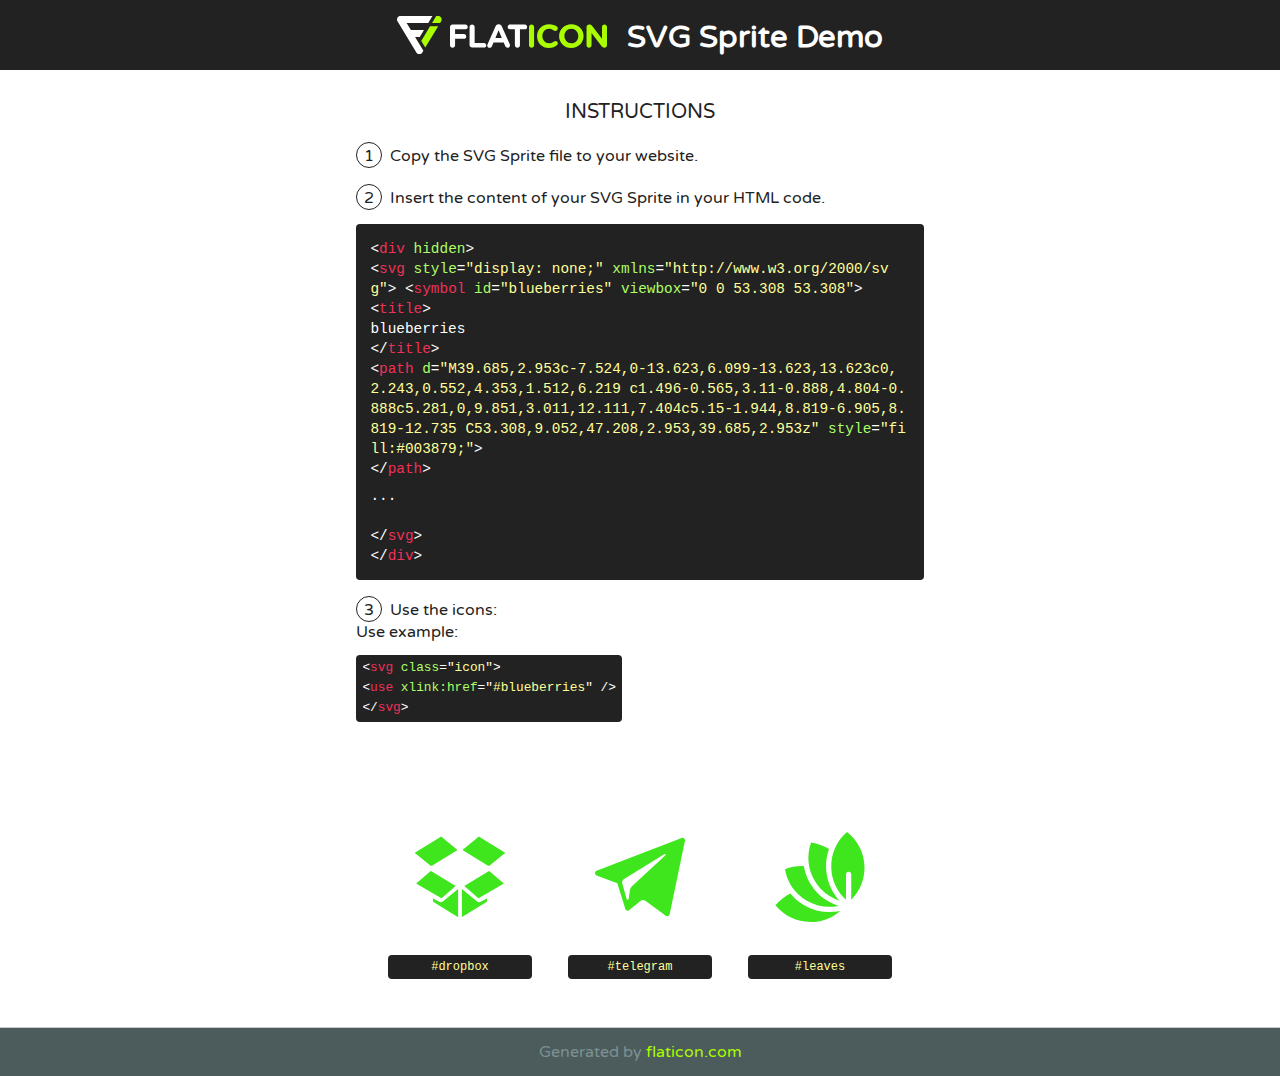
<file: my-icons-collection/My icons collection-SVG-Sprites-Demo.html>
<!DOCTYPE html>
<!--
Flaticon SVG Sprite: My icons collectionCreation date: 22/04/2017 06:45-->
<html>
<!DOCTYPE html>
<html>
<head>
    <title>Flaticon SVG Sprite</title>
    <link href="http://fonts.googleapis.com/css?family=Varela+Round" rel="stylesheet" type="text/css"/>
    <meta charset="UTF-8">
    <style>
        html, body, div, span, applet, object, iframe,
        h1, h2, h3, h4, h5, h6, p, blockquote, pre,
        a, abbr, acronym, address, big, cite, code,
        del, dfn, em, img, ins, kbd, q, s, samp,
        small, strike, strong, sub, sup, tt, var,
        b, u, i, center,
        dl, dt, dd, ol, ul, li,
        fieldset, form, label, legend,
        table, caption, tbody, tfoot, thead, tr, th, td,
        article, aside, canvas, details, embed,
        figure, figcaption, footer, header, hgroup,
        menu, nav, output, ruby, section, summary,
        time, mark, audio, video {
            margin: 0;
            padding: 0;
            border: 0;
            font-size: 100%;
            font: inherit;
            vertical-align: baseline;
        }
        /* HTML5 display-role reset for older browsers */
        article, aside, details, figcaption, figure,
        footer, header, hgroup, menu, nav, section {
            display: block;
        }
        body {
            line-height: 1;
        }
        ol, ul {
            list-style: none;
        }
        blockquote, q {
            quotes: none;
        }
        blockquote:before, blockquote:after,
        q:before, q:after {
            content: '';
            content: none;
        }
        table {
            border-collapse: collapse;
            border-spacing: 0;
        }
        body {
            font-family: 'Varela Round', Helvetica, Arial, sans-serif;
            font-size: 16px;
            color: #222;
        }
        a {
            color: #333;
            border-bottom: 1px solid #a9fd00;
            font-weight: bold;
            text-decoration: none;
        }
        * {
            -moz-box-sizing: border-box;
            -webkit-box-sizing: border-box;
            box-sizing: border-box;
            margin: 0;
            padding: 0;
        }
        .glyph svg.icon {
            width: 90px;
        }
        .wrapper {
            max-width: 600px;
            margin: auto;
            padding: 0 1em;
        }
        .title {
            font-size: 1.25em;
            text-align: center;
            margin-bottom: 1em;
            text-transform: uppercase;
        }
        header {
            text-align: center;
            background-color: #222;
            color: #fff;
            padding: 1em;
        }
        header .logo {
            width: 210px;
            height: 38px;
            display: inline-block;
            vertical-align: middle;
            margin-right: 1em;
            border: none;
        }
        header strong {
            font-size: 1.95em;
            font-weight: bold;
            vertical-align: middle;
            margin-top: 5px;
            display: inline-block;
        }
        .demo {
            margin: 2em auto;
            line-height: 1.25em;
        }
        .demo ul li {
            margin-bottom: 1em;
        }
        .demo ul li .num {
            color: #222;
            border-radius: 20px;
            display: inline-block;
            width: 26px;
            padding: 3px;
            height: 26px;
            text-align: center;
            margin-right: 0.5em;
            border: 1px solid #222;
        }
        .demo ul li code {
            background-color: #222;
            border-radius: 4px;
            padding: 0.25em 0.5em;
            display: inline-block;
            color: #fff;
            font-family: Consolas,Monaco,Lucida Console,Liberation Mono,DejaVu Sans Mono,Bitstream Vera Sans Mono,Courier New, monospace;
            font-weight: lighter;
            margin-top: 1em;
            font-size: 0.8em;
            word-break: break-all;
        }
        .demo ul li code.big {
            padding: 1em;
            font-size: 0.9em;
        }
        .demo ul li code .red {
            color: #EF3159;
        }
        .demo ul li code .green {
            color: #ACFF65;
        }
        .demo ul li code .yellow {
            color: #FFFF99;
        }
        .demo ul li code .blue {
            color: #99D3FF;
        }
        .demo ul li code .purple {
            color: #A295FF;
        }
        .demo ul li code .dots {
            margin-top: 0.5em;
            display: block;
        }
        #glyphs {
            border-bottom: 1px solid #ccc;
            padding: 2em 0;
            text-align: center;
        }
        .glyph {
            display: inline-block;
            width: 9em;
            margin: 1em;
            text-align: center;
            vertical-align: top;
            background: #FFF;
        }
        .glyph .glyph-icon {
            padding: 10px;
            display: block;
            font-family:"Flaticon";
            font-size: 64px;
            line-height: 1;
        }
        .glyph .glyph-icon:before {
            font-size: 64px;
            color: #222;
            margin-left: 0;
        }
        .class-name {
            font-size: 0.75em;
            background-color: #222;
            color: #fff;
            border-radius: 4px;
            padding: 0.5em;
            color: #FFFF99;
            font-family: Consolas,Monaco,Lucida Console,Liberation Mono,DejaVu Sans Mono,Bitstream Vera Sans Mono,Courier New, monospace;
        }
        .author-name {
            font-size: 0.6em;
            background-color: #fcfcfd;
            border: 1px solid #DEDEE4;
            border-top: 0;
            border-radius: 0 0 4px 4px;
            padding: 0.5em;
        }
        .attribution .title {
            margin-top: 2em;
        }
        .attribution textarea {
            background-color: #fcfcfd;
            padding: 1em;
            border: none;
            box-shadow: none;
            border: 1px solid #DEDEE4;
            border-radius: 4px;
            resize: none;
            width: 100%;
            height: 150px;
            font-size: 0.8em;
            font-family: Consolas,Monaco,Lucida Console,Liberation Mono,DejaVu Sans Mono,Bitstream Vera Sans Mono,Courier New, monospace;
            -webkit-appearance: none;
        }
        .iconsuse {
            margin: 2em auto;
            text-align: center;
            max-width: 1200px;
        }
        .iconsuse:after {
            content: '';
            display: table;
            clear: both;
        }
        .iconsuse .image {
            float: left;
            width: 25%;
            padding: 0 1em;
        }
        .iconsuse .image p {
            margin-bottom: 1em;
        }
        .iconsuse .image span {
            display: block;
            font-size: 0.65em;
            background-color: #222;
            color: #fff;
            border-radius: 4px;
            padding: 0.5em;
            color: #FFFF99;
            margin-top: 1em;
            font-family: Consolas,Monaco,Lucida Console,Liberation Mono,DejaVu Sans Mono,Bitstream Vera Sans Mono,Courier New, monospace;
        }
        #footer {
            text-align: center;
            background-color: #4C5B5C;
            color: #7c9192;
            padding: 1em;
        }
        #footer a {
            border: none;
            color: #a9fd00;
            font-weight: normal;
        }
        @media (max-width: 960px) {
            .iconsuse .image {
                width: 50%;
            }
        }
        @media (max-width: 560px) {
            .iconsuse .image {
                width: 100%;
            }
        }
    </style>
</head>
<body class="characters-off">
    <div hidden>
        <svg xmlns="http://www.w3.org/2000/svg" style="display: none;"><symbol id="dropbox" viewBox="0 0 290.242 290.242"><title>dropbox</title><path id="XMLID_242_" d="M83.323,226.321c-1.683,0-3.271-0.376-4.587-1.089L58.594,214.34c-0.304-0.165-0.508-0.214-0.615-0.229 c-0.039,0.104-0.093,0.307-0.093,0.65v6.26c0,1.886,1.463,4.504,3.068,5.492l78.056,48.066v-90.879l-49.237,40.467 C88.109,225.537,85.758,226.321,83.323,226.321z" fill="#3FE61E"/><path id="XMLID_243_" d="M84.639,212.82L84.639,212.82c1.166,0,2.328-0.381,3.034-0.993l42.457-36.847 c0.38-0.33,0.584-0.686,0.56-0.977c-0.025-0.293-0.286-0.609-0.716-0.871l-75.822-46.031c-0.577-0.351-1.36-0.544-2.205-0.544 c-1.152,0-2.262,0.356-2.966,0.954l-44.2,37.518c-0.368,0.313-0.575,0.652-0.553,0.908c0.023,0.256,0.284,0.555,0.701,0.8 l77.563,45.567C83.057,212.637,83.819,212.82,84.639,212.82z" fill="#3FE61E"/><path id="XMLID_244_" d="M52.461,109.155c0.876,0,1.686-0.2,2.279-0.563l81.2-49.633c0.415-0.254,0.674-0.563,0.693-0.828 c0.019-0.266-0.193-0.608-0.567-0.92L87.175,16.59c-0.699-0.58-1.796-0.928-2.935-0.928c-0.865,0-1.667,0.201-2.255,0.565 L0.689,66.42c-0.413,0.254-0.67,0.563-0.688,0.824c-0.018,0.262,0.196,0.602,0.572,0.909l48.922,40.077 C50.202,108.809,51.312,109.155,52.461,109.155z" fill="#3FE61E"/><path id="XMLID_245_" d="M289.554,66.43l-81.283-50.184c-0.589-0.363-1.391-0.563-2.257-0.563c-1.137,0-2.233,0.347-2.934,0.927 l-48.889,40.604c-0.375,0.311-0.587,0.654-0.567,0.918c0.02,0.265,0.278,0.574,0.693,0.828l81.199,49.633 c0.595,0.363,1.404,0.563,2.28,0.563c1.149,0,2.258-0.347,2.965-0.925l48.908-40.068c0.375-0.307,0.589-0.646,0.571-0.908 C290.224,66.992,289.967,66.684,289.554,66.43z" fill="#3FE61E"/><path id="XMLID_307_" d="M285.477,165.031l-44.211-37.52c-0.704-0.598-1.812-0.954-2.965-0.954c-0.845,0-1.629,0.193-2.207,0.544 l-75.816,46.031c-0.43,0.262-0.69,0.578-0.715,0.869c-0.025,0.291,0.179,0.647,0.559,0.976l42.48,36.85 c0.706,0.611,1.868,0.992,3.034,0.992c0.819,0,1.583-0.184,2.149-0.516l77.543-45.566c0.417-0.246,0.679-0.545,0.7-0.8 C286.052,165.683,285.845,165.344,285.477,165.031z" fill="#3FE61E"/><path id="XMLID_308_" d="M231.649,214.34l-20.123,10.891c-1.317,0.713-2.904,1.09-4.588,1.09c-2.435,0-4.785-0.783-6.449-2.151 l-49.242-40.468v90.357c0,0.192,0.017,0.344,0.038,0.456c0.103-0.039,0.239-0.103,0.407-0.207l77.596-47.793 c1.606-0.989,3.069-3.607,3.069-5.493v-6.26c0-0.342-0.053-0.544-0.092-0.647C232.147,214.129,231.945,214.181,231.649,214.34z" fill="#3FE61E"/></symbol><symbol id="telegram" viewBox="0 0 300 300"><title>telegram</title><path id="XMLID_497_" d="M5.299,144.645l69.126,25.8l26.756,86.047c1.712,5.511,8.451,7.548,12.924,3.891l38.532-31.412 c4.039-3.291,9.792-3.455,14.013-0.391l69.498,50.457c4.785,3.478,11.564,0.856,12.764-4.926L299.823,29.22 c1.31-6.316-4.896-11.585-10.91-9.259L5.218,129.402C-1.783,132.102-1.722,142.014,5.299,144.645z M96.869,156.711l135.098-83.207 c2.428-1.491,4.926,1.792,2.841,3.726L123.313,180.87c-3.919,3.648-6.447,8.53-7.163,13.829l-3.798,28.146 c-0.503,3.758-5.782,4.131-6.819,0.494l-14.607-51.325C89.253,166.16,91.691,159.907,96.869,156.711z" fill="#3FE61E"/></symbol><symbol id="leaves" viewBox="0 0 512 512"><title>leaves</title><g> <g> <path d="M310.039,455.366c-3.9,0-7.798-0.08-11.692-0.242c-45.707-1.895-89.202-14.36-129.273-37.049 c-31.671-17.932-58.945-41.001-81.41-68.745c-32.397,16.057-61.362,39.042-85.001,68.057C51.769,477.66,123.799,512,202.005,512 c63.386,0,122.711-22.562,169.066-63.202C351.012,453.135,330.506,455.366,310.039,455.366z" fill="#3FE61E"/> </g> </g><g> <g> <path d="M295.566,390.201c-38.839-24.169-70.547-56.444-94.24-95.932c-18.726-31.209-31.094-64.721-36.975-99.931 c-36.103-1.989-72.63,3.743-107.499,17.344c13.036,76.642,58.799,142.013,126.855,180.545 c55.153,31.227,117.884,40.823,178.24,28.304C338.631,413.257,316.236,403.062,295.566,390.201z" fill="#3FE61E"/> </g> </g><g> <g> <path d="M325.138,332.333c-21.892-40.168-33.581-83.877-34.745-129.912c-0.919-36.384,4.829-71.641,17.062-105.179 c-30.438-19.518-65.048-32.528-102.093-37.87c-26.417,73.121-18.801,152.552,21.439,219.613 c32.608,54.345,82.47,93.604,141.16,112.446C351.253,373.613,336.787,353.707,325.138,332.333z" fill="#3FE61E"/> </g> </g><g> <g> <path d="M509.253,196.891C507.279,118.708,471.13,47.569,409.636,0c-59.012,50.614-91.522,123.488-89.546,201.671 c1.8,71.276,32.014,136.689,83.932,183.734V240.646c0-8.203,6.651-14.853,14.853-14.853c8.202,0,14.853,6.65,14.853,14.853v144.95 C483.823,335.891,511.065,268.633,509.253,196.891z" fill="#3FE61E"/> </g> </g></symbol></svg>    </div>
    <header>
        <a href="http://www.flaticon.com" target="_blank" class="logo">
            <svg version="1.1" xmlns="http://www.w3.org/2000/svg" xmlns:xlink="http://www.w3.org/1999/xlink" xmlns:a="http://ns.adobe.com/AdobeSVGViewerExtensions/3.0/" viewBox="0 0 560.875 102.036" enable-background="new 0 0 560.875 102.036" xml:space="preserve">
                <defs>
                </defs>
                <g>
                    <g class="letters">
                        <path fill="#ffffff" d="M141.596,29.675c0-3.777,2.985-6.767,6.764-6.767h34.438c3.426,0,6.15,2.728,6.15,6.15
                        c0,3.43-2.724,6.149-6.15,6.149h-27.674v13.091h23.719c3.429,0,6.151,2.724,6.151,6.15c0,3.43-2.723,6.149-6.151,6.149h-23.719
                        v17.574c0,3.773-2.986,6.761-6.764,6.761c-3.779,0-6.764-2.989-6.764-6.761V29.675z"></path>
                        <path fill="#ffffff" d="M193.844,29.149c0-3.781,2.985-6.767,6.764-6.767c3.776,0,6.763,2.985,6.763,6.767v42.957h25.039
                        c3.426,0,6.149,2.726,6.149,6.153c0,3.425-2.723,6.15-6.149,6.15h-31.802c-3.779,0-6.764-2.986-6.764-6.768V29.149z"></path>
                        <path fill="#ffffff" d="M241.891,75.71l21.438-48.407c1.492-3.341,4.215-5.357,7.906-5.357h0.792
                        c3.686,0,6.323,2.017,7.815,5.357l21.439,48.407c0.436,0.967,0.701,1.845,0.701,2.723c0,3.602-2.809,6.501-6.414,6.501
                        c-3.161,0-5.269-1.845-6.499-4.655l-4.132-9.661h-27.059l-4.301,10.102c-1.144,2.631-3.426,4.214-6.237,4.214
                        c-3.517,0-6.24-2.81-6.24-6.325C241.1,77.64,241.451,76.677,241.891,75.71z M279.932,58.666l-8.521-20.297l-8.526,20.297H279.932
                        z"></path>
                        <path fill="#ffffff" d="M314.864,35.387H301.86c-3.429,0-6.239-2.813-6.239-6.238c0-3.429,2.811-6.24,6.239-6.24h39.533
                        c3.426,0,6.237,2.811,6.237,6.24c0,3.425-2.811,6.238-6.237,6.238h-13.001v42.785c0,3.773-2.99,6.761-6.764,6.761
                        c-3.779,0-6.764-2.989-6.764-6.761V35.387z"></path>
                        <path fill="#A9FD00" d="M352.615,29.149c0-3.781,2.985-6.767,6.767-6.767c3.774,0,6.761,2.985,6.761,6.767v49.024
                        c0,3.773-2.987,6.761-6.761,6.761c-3.781,0-6.767-2.989-6.767-6.761V29.149z"></path>
                        <path fill="#A9FD00" d="M374.132,53.836v-0.179c0-17.481,13.178-31.801,32.065-31.801c9.22,0,15.459,2.458,20.557,6.238
                        c1.402,1.054,2.637,2.985,2.637,5.357c0,3.692-2.985,6.59-6.681,6.59c-1.845,0-3.071-0.702-4.044-1.319
                        c-3.776-2.813-7.729-4.393-12.562-4.393c-10.364,0-17.831,8.611-17.831,19.154v0.173c0,10.542,7.291,19.329,17.831,19.329
                        c5.715,0,9.492-1.756,13.359-4.834c1.049-0.874,2.458-1.491,4.039-1.491c3.429,0,6.325,2.813,6.325,6.236
                        c0,2.106-1.056,3.78-2.282,4.834c-5.539,4.834-12.036,7.733-21.878,7.733C387.572,85.464,374.132,71.493,374.132,53.836z"></path>
                        <path fill="#A9FD00" d="M433.009,53.836v-0.179c0-17.481,13.79-31.801,32.766-31.801c18.981,0,32.592,14.143,32.592,31.628v0.173
                        c0,17.483-13.785,31.807-32.769,31.807C446.625,85.464,433.009,71.32,433.009,53.836z M484.224,53.836v-0.179
                        c0-10.539-7.725-19.326-18.626-19.326c-10.893,0-18.449,8.611-18.449,19.154v0.173c0,10.542,7.73,19.329,18.626,19.329
                        C476.676,72.986,484.224,64.378,484.224,53.836z"></path>
                        <path fill="#A9FD00" d="M506.233,29.321c0-3.774,2.99-6.763,6.767-6.763h1.401c3.252,0,5.183,1.583,7.029,3.953l26.093,34.265
                        V29.059c0-3.692,2.99-6.677,6.681-6.677c3.683,0,6.671,2.985,6.671,6.677v48.934c0,3.78-2.987,6.765-6.764,6.765h-0.436
                        c-3.257,0-5.188-1.581-7.034-3.953l-27.056-35.492v32.944c0,3.687-2.985,6.676-6.678,6.676c-3.683,0-6.673-2.989-6.673-6.676
                        V29.321z"></path>
                    </g>
                    <g class="insignia">
                        <path fill="#ffffff" d="M48.372,56.137h12.517l11.156-18.537H37.186L25.688,18.539h57.825L94.668,0H9.271
                        C5.925,0,2.842,1.801,1.198,4.716c-1.644,2.907-1.593,6.482,0.134,9.343l50.38,83.501c1.678,2.781,4.689,4.476,7.938,4.476
                        c3.246,0,6.257-1.695,7.935-4.476l2.898-4.804L48.372,56.137z"></path>
                        <g class="i">
                            <path fill="#A9FD00" d="M93.575,18.539h0.031v0.004l21.652,0.004l2.705-4.488c1.727-2.861,1.778-6.436,0.133-9.343
                            C116.454,1.801,113.371,0,110.026,0h-5.294L93.575,18.539z"></path>
                            <polygon fill="#A9FD00" points="88.291,27.356 64.725,66.486 75.519,84.404 109.942,27.356"></polygon>
                        </g>
                    </g>
                </g>
            </svg>
        </a>
        <strong>SVG Sprite Demo</strong>
    </header>
    <section class="demo wrapper">
        <p class="title">Instructions</p>
        <ul>
            <li>
                <span class="num">1</span>Copy the SVG Sprite file to your website.
            </li>
            <li>
                <span class="num">2</span>Insert the content of your SVG Sprite in your HTML code.
                <code class="big">
                    &lt;<span class="red">div</span> <span class="green">hidden</span>&gt;<br>
                    &lt;<span class="red">svg</span> <span class="green">style</span>=<span class="yellow">"display: none;"</span> <span class="green">xmlns</span>=<span class="yellow">"http://www.w3.org/2000/svg"</span>>
                    &lt;<span class="red">symbol</span> <span class="green">id</span>=<span class="yellow">"blueberries"</span> <span class="green">viewbox</span>=<span class="yellow">"0 0 53.308 53.308"</span>><br>
                    &lt;<span class="red">title</span>><br>
                    blueberries<br>
                    &lt;/<span class="red">title</span>><br>
                    &lt;<span class="red">path</span> <span class="green">d</span>=<span class="yellow">"M39.685,2.953c-7.524,0-13.623,6.099-13.623,13.623c0,2.243,0.552,4.353,1.512,6.219   c1.496-0.565,3.11-0.888,4.804-0.888c5.281,0,9.851,3.011,12.111,7.404c5.15-1.944,8.819-6.905,8.819-12.735   C53.308,9.052,47.208,2.953,39.685,2.953z"</span> <span class="green">style</span>=<span class="yellow">"fill:#003879;"</span>><br>
                    &lt;/<span class="red">path</span>>
                    <br/><span class="dots">...</span>
                    <br/>&lt;/<span class="red">svg</span>&gt;
                    <br/>&lt;/<span class="red">div</span>&gt;
                </code>
            </li>
            <li>
                <p>
                    <span class="num">3</span>Use the icons:
                    <br />
                    Use example:<br>
                    <code>
                        &lt;<span class="red">svg</span> <span class="green">class</span>=&quot;<span class="yellow">icon</span>&quot;&gt;<br>
                        &lt;<span class="red">use</span> <span class="green">xlink:href</span>=&quot;<span class="yellow">#blueberries</span>&quot; /&gt;<br>
                        &lt;/<span class="red">svg</span>&gt;
                    </code>
                </li>
            </ul>
        </section>
        <section id="glyphs">
                            <div class="glyph">
                    <svg class="icon">
                      <use xlink:href="#dropbox"></use>
                  </svg>
                  <div class="class-name">#dropbox</div>
              </div>
                              <div class="glyph">
                    <svg class="icon">
                      <use xlink:href="#telegram"></use>
                  </svg>
                  <div class="class-name">#telegram</div>
              </div>
                              <div class="glyph">
                    <svg class="icon">
                      <use xlink:href="#leaves"></use>
                  </svg>
                  <div class="class-name">#leaves</div>
              </div>
                    </section>
      <div id="footer">
        <div>Generated by <a href="http://www.flaticon.com">flaticon.com</a>
        </div>
    </div>
</body>
</html>
</file>
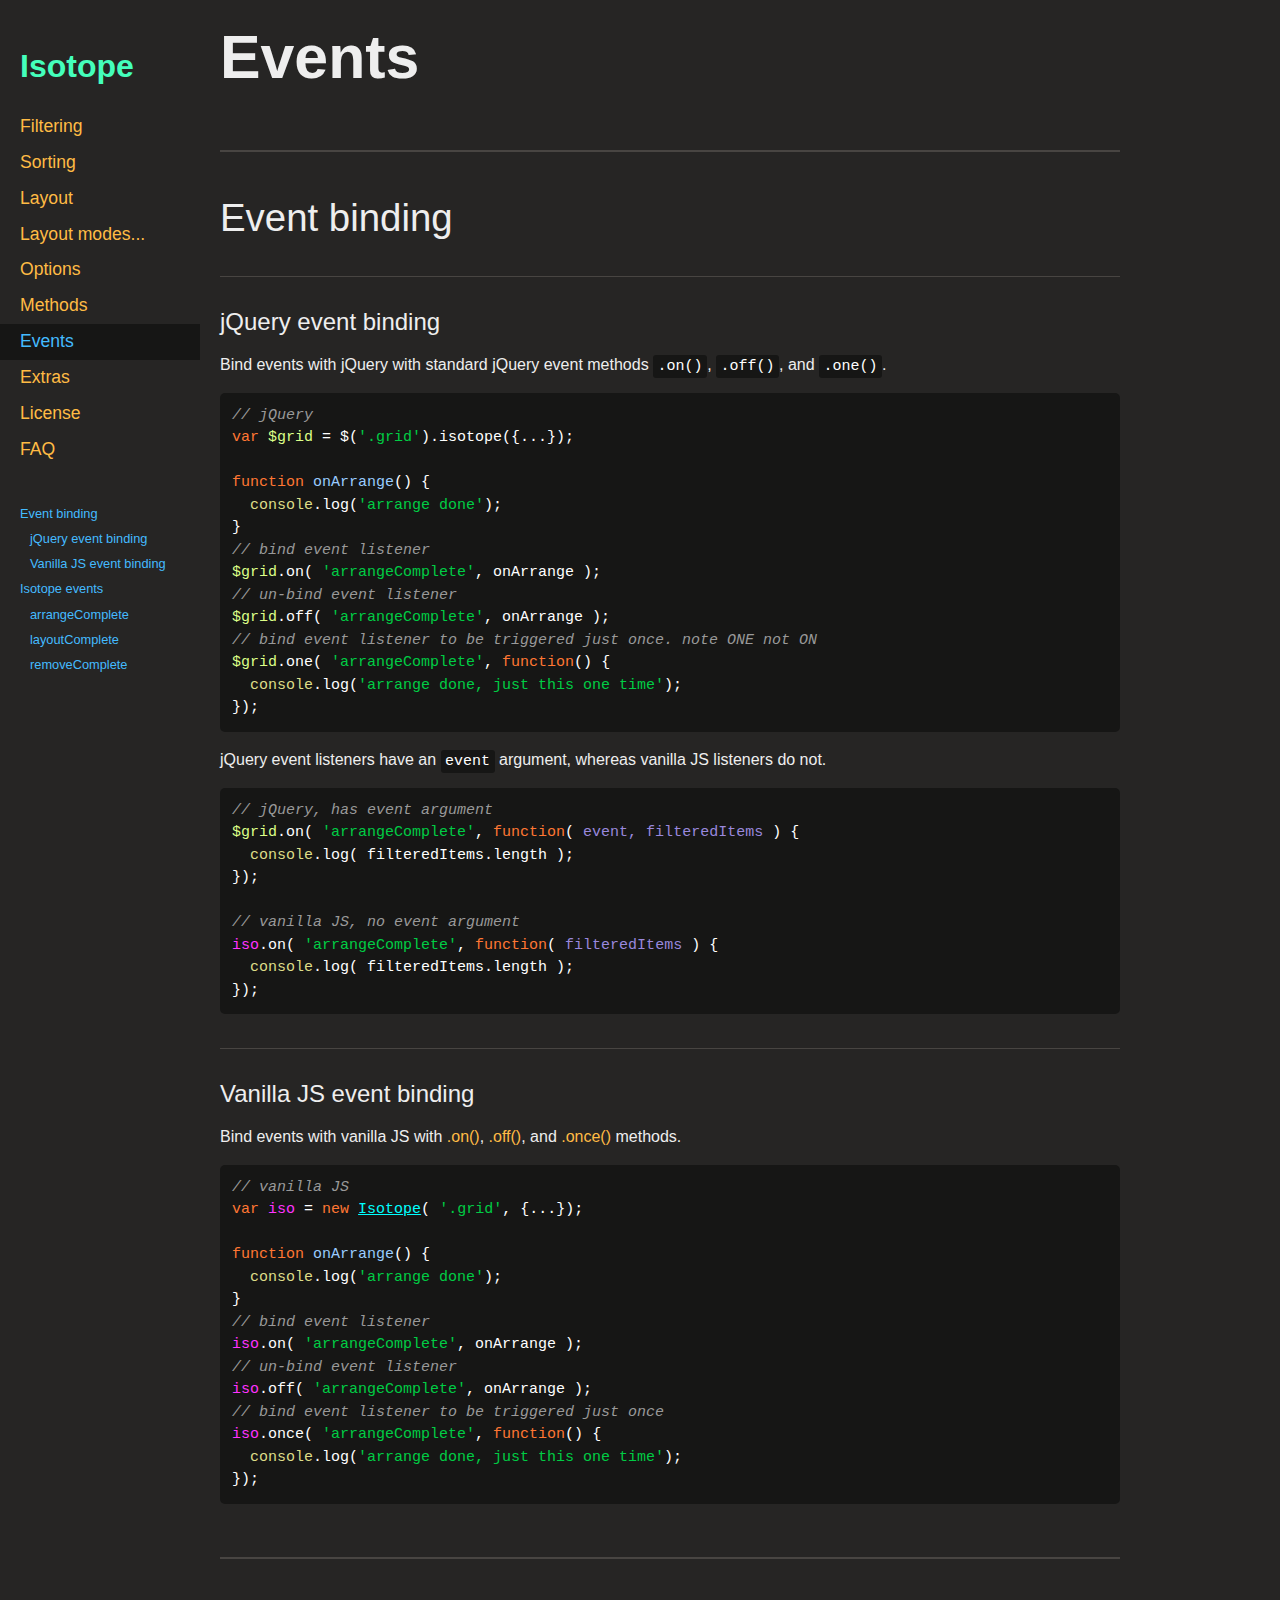
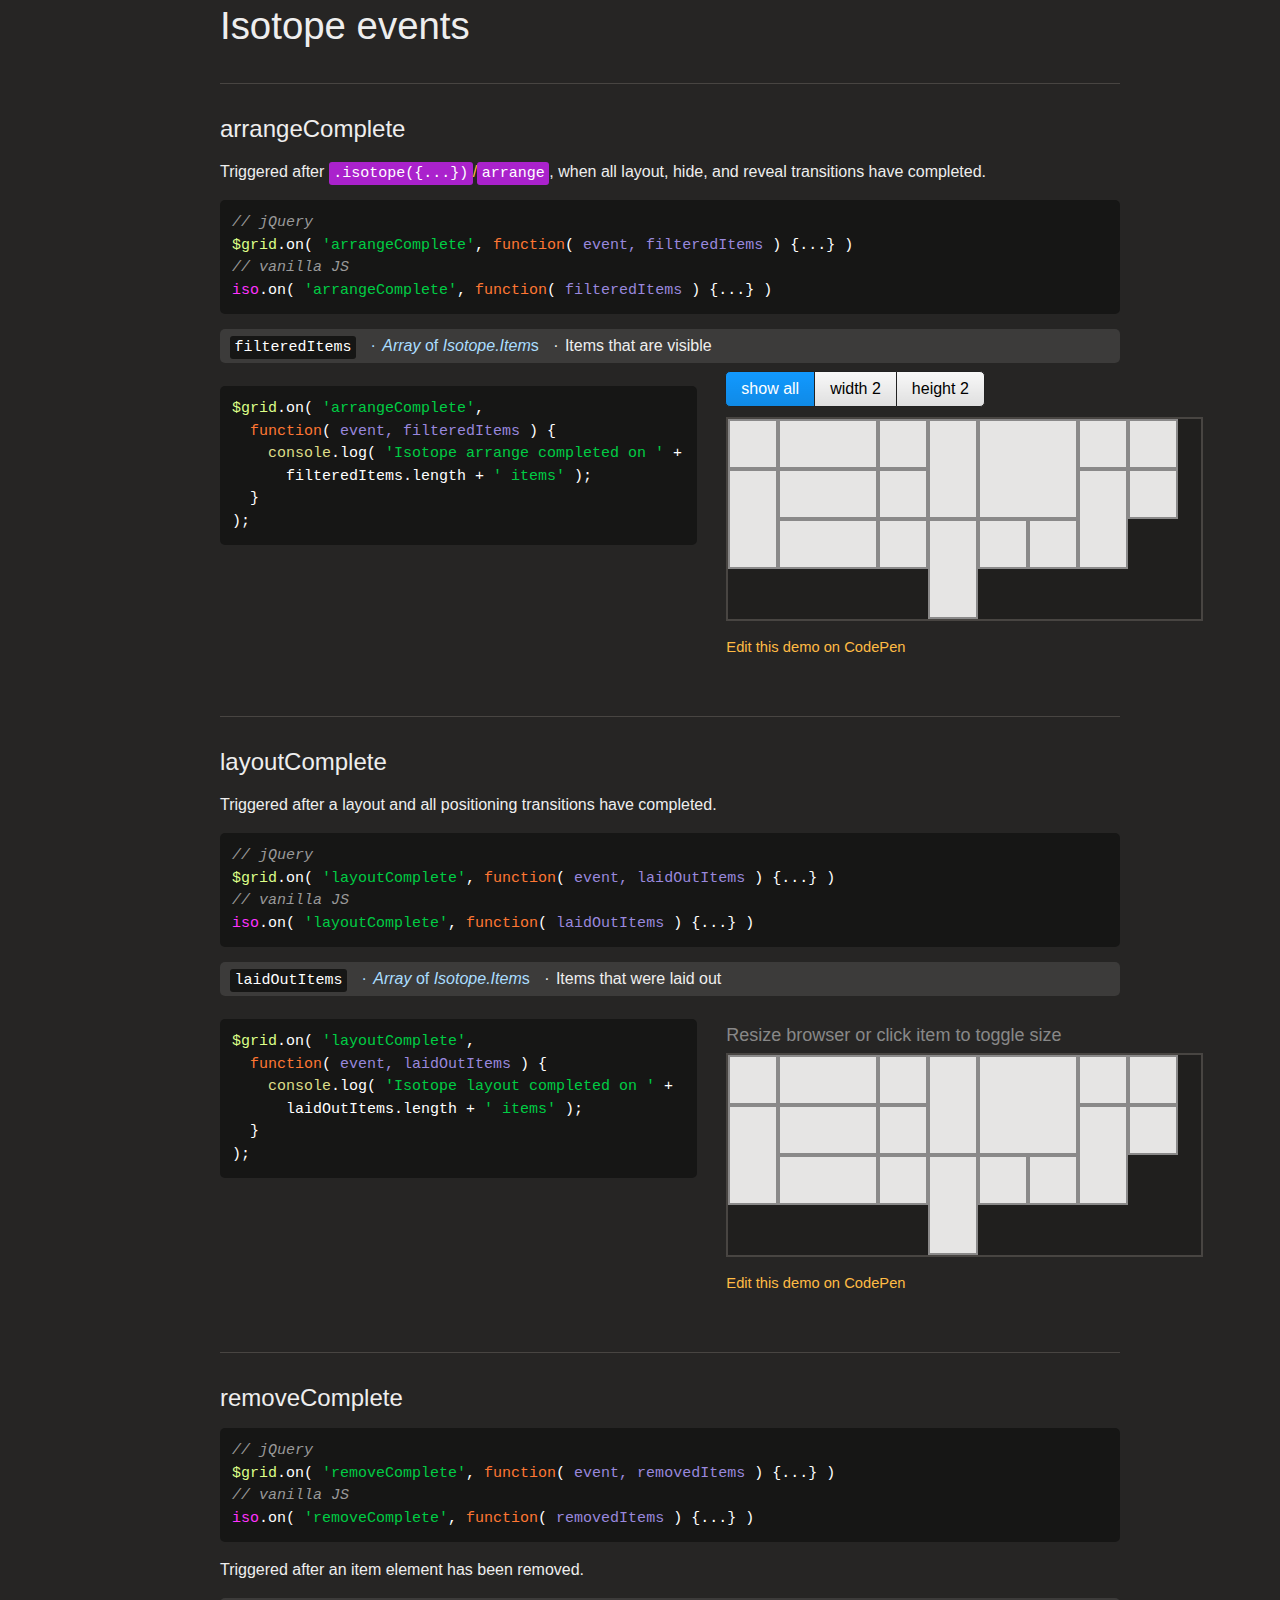
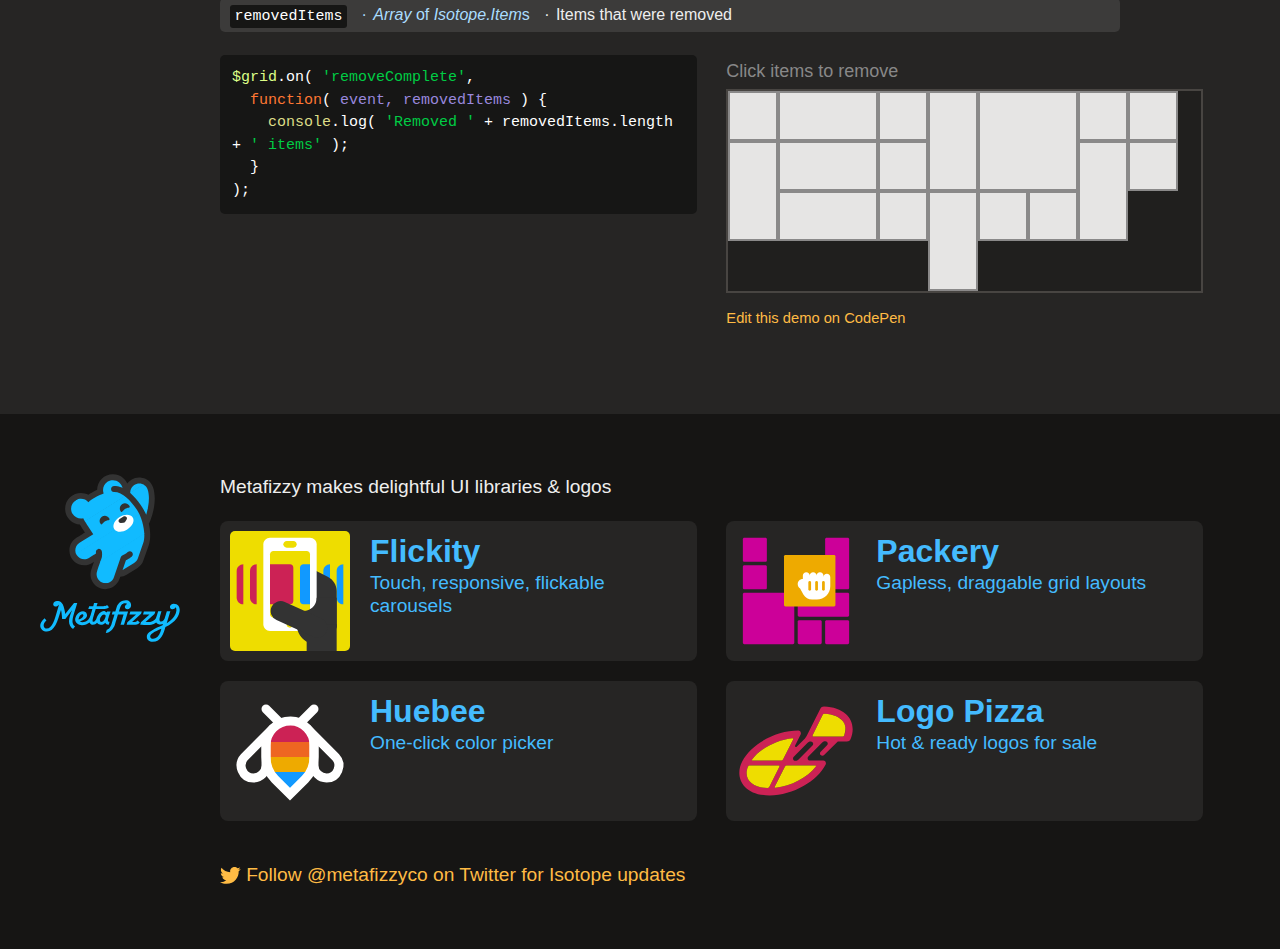
<file: isotope-docs/isotope-docs/events.html>
<!doctype html>
<html class="export" lang="en">
<head>
  <meta charset="utf-8">
  <meta http-equiv="x-ua-compatible" content="ie=edge">
  <meta name="viewport" content="width=device-width">
  <meta name="description" content="filter &amp; sort magical layouts">

  <title>Isotope &#xB7; Events</title>

    <!-- Isotope does not require any CSS files -->
    <link rel="stylesheet" href="css/isotope-docs.css?3" media="screen">

  <meta name="twitter:card" content="summary">
  <meta name="twitter:site" content="@metafizzyco">
  <meta name="twitter:url" content="http://isotope.metafizzy.co/.html">
  <meta name="twitter:title" content="Isotope Events">
  <meta name="twitter:description" content="filter &amp; sort magical layouts">

</head>
<body class="page--events">

  <div class="nav">
    <h1 class="nav__title"><a href=".">Isotope</a></h1>
  
    <ol class="site-nav">
      <li class="site-nav__item site-nav__item--filtering">
        <a class="site-nav__item__link" href="filtering.html">Filtering</a></li>
      <li class="site-nav__item site-nav__item--sorting">
        <a class="site-nav__item__link" href="sorting.html">Sorting</a></li>
      <li class="site-nav__item site-nav__item--layout ">
        <a class="site-nav__item__link" href="layout.html">Layout</a>
      </li>
      <li class="site-nav__item site-nav__item--layout-modes sub-nav-parent">
        <a class="site-nav__item__link" href="layout-modes.html">Layout modes</a>
        <ul class="sub-nav">
            <li class="sub-nav__item sub-nav__item--masonry">
              <a class="sub-nav__item__link" href="layout-modes/masonry.html">masonry</a></li>
            <li class="sub-nav__item sub-nav__item--fitrows">
              <a class="sub-nav__item__link" href="layout-modes/fitrows.html">fitRows</a></li>
            <li class="sub-nav__item sub-nav__item--vertical">
              <a class="sub-nav__item__link" href="layout-modes/vertical.html">vertical</a></li>
            <li class="sub-nav__item sub-nav__item--packery">
              <a class="sub-nav__item__link" href="layout-modes/packery.html">packery</a></li>
            <li class="sub-nav__item sub-nav__item--cellsbyrow">
              <a class="sub-nav__item__link" href="layout-modes/cellsbyrow.html">cellsByRow</a></li>
            <li class="sub-nav__item sub-nav__item--masonryhorizontal">
              <a class="sub-nav__item__link" href="layout-modes/masonryhorizontal.html">masonryHorizontal</a></li>
            <li class="sub-nav__item sub-nav__item--fitcolumns">
              <a class="sub-nav__item__link" href="layout-modes/fitcolumns.html">fitColumns</a></li>
            <li class="sub-nav__item sub-nav__item--cellsbycolumn">
              <a class="sub-nav__item__link" href="layout-modes/cellsbycolumn.html">cellsByColumn</a></li>
            <li class="sub-nav__item sub-nav__item--horiz">
              <a class="sub-nav__item__link" href="layout-modes/horiz.html">horiz</a></li>
        </ul>
      </li>
      <li class="site-nav__item site-nav__item--options">
        <a class="site-nav__item__link" href="options.html">Options</a></li>
      <li class="site-nav__item site-nav__item--methods">
        <a class="site-nav__item__link" href="methods.html">Methods</a></li>
      <li class="site-nav__item site-nav__item--events">
        <a class="site-nav__item__link" href="events.html">Events</a></li>
      <li class="site-nav__item site-nav__item--extras">
        <a class="site-nav__item__link" href="extras.html">Extras</a></li>
      <li class="site-nav__item site-nav__item--license">
        <a class="site-nav__item__link" href="license.html">License</a></li>
      <li class="site-nav__item site-nav__item--faq">
        <a class="site-nav__item__link" href="faq.html">FAQ</a></li>
    </ol>
  
    <ul class="page-nav" data-js="page-nav">
<li class="page-nav__item page-nav__item--h2"><a href="#event-binding">Event binding</a></li>
<li class="page-nav__item page-nav__item--h3"><a href="#jquery-event-binding">jQuery event binding</a></li>
<li class="page-nav__item page-nav__item--h3"><a href="#vanilla-js-event-binding">Vanilla JS event binding</a></li>
<li class="page-nav__item page-nav__item--h2"><a href="#isotope-events">Isotope events</a></li>
<li class="page-nav__item page-nav__item--h3"><a href="#arrangecomplete">arrangeComplete</a></li>
<li class="page-nav__item page-nav__item--h3"><a href="#layoutcomplete">layoutComplete</a></li>
<li class="page-nav__item page-nav__item--h3"><a href="#removecomplete">removeComplete</a></li>
</ul>
  </div>


  <div id="content" class="main">
    <div class="container">
        <h1>Events</h1>



<h2 id="event-binding">Event binding</h2>


<h3 id="jquery-event-binding">jQuery event binding</h3>


<p>Bind events with jQuery with standard jQuery event methods <code>.on()</code>, <code>.off()</code>, and <code>.one()</code>.</p>

<pre><code class="js"><span class="comment">// jQuery</span>
<span class="keyword">var</span> <span class="jquery_var">$grid</span> = $(<span class="string">&apos;.grid&apos;</span>).isotope({...});

<span class="function"><span class="keyword">function</span> <span class="title">onArrange</span>(<span class="params"></span>) </span>{
  <span class="built_in">console</span>.log(<span class="string">&apos;arrange done&apos;</span>);
}
<span class="comment">// bind event listener</span>
<span class="jquery_var">$grid</span>.on( <span class="string">&apos;arrangeComplete&apos;</span>, onArrange );
<span class="comment">// un-bind event listener</span>
<span class="jquery_var">$grid</span>.off( <span class="string">&apos;arrangeComplete&apos;</span>, onArrange );
<span class="comment">// bind event listener to be triggered just once. note ONE not ON</span>
<span class="jquery_var">$grid</span>.one( <span class="string">&apos;arrangeComplete&apos;</span>, <span class="function"><span class="keyword">function</span>(<span class="params"></span>) </span>{
  <span class="built_in">console</span>.log(<span class="string">&apos;arrange done, just this one time&apos;</span>);
});
</code></pre>

<p>jQuery event listeners have an <code>event</code> argument, whereas vanilla JS listeners do not.</p>

<pre><code class="js"><span class="comment">// jQuery, has event argument</span>
<span class="jquery_var">$grid</span>.on( <span class="string">&apos;arrangeComplete&apos;</span>, <span class="function"><span class="keyword">function</span>(<span class="params"> event, filteredItems </span>) </span>{
  <span class="built_in">console</span>.log( filteredItems.length );
});

<span class="comment">// vanilla JS, no event argument</span>
<span class="isotope_var">iso</span>.on( <span class="string">&apos;arrangeComplete&apos;</span>, <span class="function"><span class="keyword">function</span>(<span class="params"> filteredItems </span>) </span>{
  <span class="built_in">console</span>.log( filteredItems.length );
});
</code></pre>


<h3 id="vanilla-js-event-binding">Vanilla JS event binding</h3>

<p>Bind events with vanilla JS with <a href="methods.html#on">.on()</a>, <a href="methods.html#off">.off()</a>, and <a href="methods.html#once">.once()</a> methods.</p>

<pre><code class="js"><span class="comment">// vanilla JS</span>
<span class="keyword">var</span> <span class="isotope_var">iso</span> = <span class="keyword">new</span> <span class="isotope_keyword">Isotope</span>( <span class="string">&apos;.grid&apos;</span>, {...});

<span class="function"><span class="keyword">function</span> <span class="title">onArrange</span>(<span class="params"></span>) </span>{
  <span class="built_in">console</span>.log(<span class="string">&apos;arrange done&apos;</span>);
}
<span class="comment">// bind event listener</span>
<span class="isotope_var">iso</span>.on( <span class="string">&apos;arrangeComplete&apos;</span>, onArrange );
<span class="comment">// un-bind event listener</span>
<span class="isotope_var">iso</span>.off( <span class="string">&apos;arrangeComplete&apos;</span>, onArrange );
<span class="comment">// bind event listener to be triggered just once</span>
<span class="isotope_var">iso</span>.once( <span class="string">&apos;arrangeComplete&apos;</span>, <span class="function"><span class="keyword">function</span>(<span class="params"></span>) </span>{
  <span class="built_in">console</span>.log(<span class="string">&apos;arrange done, just this one time&apos;</span>);
});
</code></pre>


<h2 id="isotope-events">Isotope events</h2>


<h3 id="arrangecomplete">arrangeComplete</h3>

<p>Triggered after <a href="methods.html#arrange-isotope"><code>.isotope({...})</code>/<code>arrange</code></a>, when all layout, hide, and reveal transitions have completed.</p>

<pre><code class="js"><span class="comment">// jQuery</span>
<span class="jquery_var">$grid</span>.on( <span class="string">&apos;arrangeComplete&apos;</span>, <span class="function"><span class="keyword">function</span>(<span class="params"> event, filteredItems </span>) </span>{...} )
<span class="comment">// vanilla JS</span>
<span class="isotope_var">iso</span>.on( <span class="string">&apos;arrangeComplete&apos;</span>, <span class="function"><span class="keyword">function</span>(<span class="params"> filteredItems </span>) </span>{...} )
</code></pre>

<p class="variable">
  <code class="variable__code">filteredItems</code>
  <span class="variable__type"><i>Array</i> of <i>Isotope.Item</i>s</span>
  <span class="variable__description">Items that are visible</span>
</p>

<div class="duo example">
  <div class="duo__cell example__code">
<pre><code class="js"><span class="jquery_var">$grid</span>.on( <span class="string">&apos;arrangeComplete&apos;</span>,
  <span class="function"><span class="keyword">function</span>(<span class="params"> event, filteredItems </span>) </span>{
    <span class="built_in">console</span>.log( <span class="string">&apos;Isotope arrange completed on &apos;</span> +
      filteredItems.length + <span class="string">&apos; items&apos;</span> );
  }
);
</code></pre>
  </div>
  <div class="duo__cell example__demo" data-js="arrange-complete">
    <div class="button-group js-radio-button-group">
      <button class="button is-checked" data-filter="*">show all</button>
      <button class="button" data-filter=".grid-item--width2">width 2</button>
      <button class="button" data-filter=".grid-item--height2">height 2</button>
    </div>
    <div class="grid">
      <div class="grid-item"></div>
      <div class="grid-item grid-item--width2"></div>
      <div class="grid-item"></div>
      <div class="grid-item grid-item--height2"></div>
      <div class="grid-item grid-item--width2 grid-item--height2"></div>
      <div class="grid-item"></div>
      <div class="grid-item"></div>
      <div class="grid-item grid-item--height2"></div>
      <div class="grid-item grid-item--width2"></div>
      <div class="grid-item"></div>
      <div class="grid-item grid-item--height2"></div>
      <div class="grid-item"></div>
      <div class="grid-item grid-item--width2"></div>
      <div class="grid-item"></div>
      <div class="grid-item grid-item--height2"></div>
      <div class="grid-item"></div>
      <div class="grid-item"></div>
    </div>
    <p class="edit-demo">
        <a href="http://codepen.io/desandro/pen/pvXxRN">Edit this demo on CodePen</a>
    </p>
  </div>
</div>


<h3 id="layoutcomplete">layoutComplete</h3>

<p>Triggered after a layout and all positioning transitions have completed.</p>


<pre><code class="js"><span class="comment">// jQuery</span>
<span class="jquery_var">$grid</span>.on( <span class="string">&apos;layoutComplete&apos;</span>, <span class="function"><span class="keyword">function</span>(<span class="params"> event, laidOutItems </span>) </span>{...} )
<span class="comment">// vanilla JS</span>
<span class="isotope_var">iso</span>.on( <span class="string">&apos;layoutComplete&apos;</span>, <span class="function"><span class="keyword">function</span>(<span class="params"> laidOutItems </span>) </span>{...} )
</code></pre>

<p class="variable">
  <code class="variable__code">laidOutItems</code>
  <span class="variable__type"><i>Array</i> of <i>Isotope.Item</i>s</span>
  <span class="variable__description">Items that were laid out</span>
</p>

<div class="duo example">
  <div class="duo__cell example__code">
<pre><code class="js"><span class="jquery_var">$grid</span>.on( <span class="string">&apos;layoutComplete&apos;</span>,
  <span class="function"><span class="keyword">function</span>(<span class="params"> event, laidOutItems </span>) </span>{
    <span class="built_in">console</span>.log( <span class="string">&apos;Isotope layout completed on &apos;</span> +
      laidOutItems.length + <span class="string">&apos; items&apos;</span> );
  }
);
</code></pre>
  </div>
  <div class="duo__cell example__demo" data-js="layout-complete">
    <p class="instruction">Resize browser or click item to toggle size</p>
    <div class="grid  grid--clickable">
      <div class="grid-item"></div>
      <div class="grid-item grid-item--width2"></div>
      <div class="grid-item"></div>
      <div class="grid-item grid-item--height2"></div>
      <div class="grid-item grid-item--width2 grid-item--height2"></div>
      <div class="grid-item"></div>
      <div class="grid-item"></div>
      <div class="grid-item grid-item--height2"></div>
      <div class="grid-item grid-item--width2"></div>
      <div class="grid-item"></div>
      <div class="grid-item grid-item--height2"></div>
      <div class="grid-item"></div>
      <div class="grid-item grid-item--width2"></div>
      <div class="grid-item"></div>
      <div class="grid-item grid-item--height2"></div>
      <div class="grid-item"></div>
      <div class="grid-item"></div>
    </div>
    <p class="edit-demo">
        <a href="http://codepen.io/desandro/pen/scajv">Edit this demo on CodePen</a>
    </p>
  </div>
</div>


<h3 id="removecomplete">removeComplete</h3>

<pre><code class="js"><span class="comment">// jQuery</span>
<span class="jquery_var">$grid</span>.on( <span class="string">&apos;removeComplete&apos;</span>, <span class="function"><span class="keyword">function</span>(<span class="params"> event, removedItems </span>) </span>{...} )
<span class="comment">// vanilla JS</span>
<span class="isotope_var">iso</span>.on( <span class="string">&apos;removeComplete&apos;</span>, <span class="function"><span class="keyword">function</span>(<span class="params"> removedItems </span>) </span>{...} )
</code></pre>

<p>Triggered after an item element has been removed.</p>

<p class="variable">
  <code class="variable__code">removedItems</code>
  <span class="variable__type"><i>Array</i> of <i>Isotope.Item</i>s</span>
  <span class="variable__description">Items that were removed</span>
</p>

<div class="duo example">
  <div class="duo__cell example__code">
<pre><code class="js"><span class="jquery_var">$grid</span>.on( <span class="string">&apos;removeComplete&apos;</span>,
  <span class="function"><span class="keyword">function</span>(<span class="params"> event, removedItems </span>) </span>{
    <span class="built_in">console</span>.log( <span class="string">&apos;Removed &apos;</span> + removedItems.length + <span class="string">&apos; items&apos;</span> );
  }
);
</code></pre>
  </div>
  <div class="duo__cell example__demo" data-js="remove-complete">
    <p class="instruction">Click items to remove</p>
    <div class="grid grid--clickable">
      <div class="grid-item"></div>
      <div class="grid-item grid-item--width2"></div>
      <div class="grid-item"></div>
      <div class="grid-item grid-item--height2"></div>
      <div class="grid-item grid-item--width2 grid-item--height2"></div>
      <div class="grid-item"></div>
      <div class="grid-item"></div>
      <div class="grid-item grid-item--height2"></div>
      <div class="grid-item grid-item--width2"></div>
      <div class="grid-item"></div>
      <div class="grid-item grid-item--height2"></div>
      <div class="grid-item"></div>
      <div class="grid-item grid-item--width2"></div>
      <div class="grid-item"></div>
      <div class="grid-item grid-item--height2"></div>
      <div class="grid-item"></div>
      <div class="grid-item"></div>
    </div>
    <p class="edit-demo">
        <a href="http://codepen.io/desandro/pen/wErky">Edit this demo on CodePen</a>
    </p>
  </div>
</div>


<div class="notification" data-js="notification"></div>

    </div>
  </div>

  <footer class="site-footer">
  
    <div class="container">
  
      <p class="site-footer__copy">Metafizzy makes delightful UI libraries &amp; logos</p>
  
      <div class="showcase">
      
        <ul class="showcase-item-list">
      
            <li class="showcase-item">
              <a class="showcase-item__link" href="http://flickity.metafizzy.co">
                <div class="showcase-item__image">
                    <svg class="flickity-illo" xmlns="http://www.w3.org/2000/svg" viewbox="0 0 360 360" width="100" height="100">
                      <path class="flickity-illo__color1" fill="#19F" d="M300 220L300 220c-11 0-20-9-20-20v-80c0-11 9-20 20-20h0V220z"/>
                      <path class="flickity-illo__color1" fill="#19F" d="M340 220L340 220c-11 0-20-9-20-20v-80c0-11 9-20 20-20h0V220z"/>
                      <path class="flickity-illo__color2" fill="#333" d="M320 290V180c0-18-10-35-27-43L240 110v180H320z"/>
                      <path class="flickity-illo__color3" fill="white" d="M240 300H120c-11 0-20-9-20-20V40c0-11 9-20 20-20h120c11 0 20 9 20 20v240C260 291 251 300 240 300z"/>
                      <path class="flickity-illo__color4" fill="#ED0" d="M230 260H130c-6 0-10-5-10-10V70c0-6 5-10 10-10h100c6 0 10 5 10 10v180 C240 256 236 260 230 260z"/>
                      <path class="flickity-illo__color2" fill="#333" d="M260 200h60v81c0 32-26 59-59 59h0c-34 0-61-27-61-61V240h20 C242 240 260 222 260 200L260 200z"/>
                      <path class="flickity-illo__color5" fill="#C25" d="M180 220h-60V100h60c6 0 10 5 10 10v100C190 216 186 220 180 220z"/>
                      <path class="flickity-illo__color1" fill="#19F" d="M240 220h-20c-6 0-10-5-10-10V110c0-6 5-10 10-10h20V220z"/>
                      <rect class="flickity-illo__color2" fill="#333" x="230" y="280" width="90" height="80"/>
                      <circle class="flickity-illo__color4" fill="#ED0" cx="180" cy="280" r="10"/>
                      <line class="flickity-illo__thumb" stroke="#333" stroke-width="60" stroke-linecap="round" x1="262" y1="290" x2="152" y2="240"/>
                      <path class="flickity-illo__color4" fill="#ED0" d="M190 50h-20c-6 0-10-5-10-10v0c0-6 5-10 10-10h20c6 0 10 5 10 10v0C200 46 196 50 190 50z"/>
                      <path class="flickity-illo__color5" fill="#C25" d="M80 220L80 220c-11 0-20-9-20-20v-80c0-11 9-20 20-20h0V220z"/>
                      <path class="flickity-illo__color5" fill="#C25" d="M40 220L40 220c-11 0-20-9-20-20v-80c0-11 9-20 20-20h0V220z"/>
                    </svg>
                </div>
                <div class="showcase-item__text">
                  <h3 class="showcase-item__title">Flickity</h3>
                  <p class="showcase-item__description">Touch, responsive, flickable carousels</p>
                </div>
              </a>
            </li>
      
            <li class="showcase-item">
              <a class="showcase-item__link" href="http://packery.metafizzy.co">
                <div class="showcase-item__image">
                    <svg class="packery-illo" xmlns="http://www.w3.org/2000/svg" viewbox="0 0 700 700" width="100" height="100">
                      <path class="packery-illo__item" fill="#C09" d="M172 180H48c-4 0-8-4-8-8V48c0-4 4-8 8-8h124c4 0 8 4 8 8v124C180 176 176 180 172 180z"/>
                      <path class="packery-illo__item" fill="#C09" d="M172 340H48c-4 0-8-4-8-8V208c0-4 4-8 8-8h124c4 0 8 4 8 8v124C180 336 176 340 172 340z"/>
                      <path class="packery-illo__item" fill="#C09" d="M492 660H368c-4 0-8-4-8-8V528c0-4 4-8 8-8h124c4 0 8 4 8 8v124C500 656 496 660 492 660z"/>
                      <path class="packery-illo__item" fill="#C09" d="M652 660H528c-4 0-8-4-8-8V528c0-4 4-8 8-8h124c4 0 8 4 8 8v124C660 656 656 660 652 660z"/>
                      <path class="packery-illo__item" fill="#C09" d="M652 500H368c-4 0-8-4-8-8V368c0-4 4-8 8-8h284c4 0 8 4 8 8v124C660 496 656 500 652 500z"/>
                      <path class="packery-illo__item" fill="#C09" d="M332 660H48c-4 0-8-4-8-8V368c0-4 4-8 8-8h284c4 0 8 4 8 8v284C340 656 336 660 332 660z"/>
                      <path class="packery-illo__item" fill="#C09" d="M652 340H528c-4 0-8-4-8-8V48c0-4 4-8 8-8h124c4 0 8 4 8 8v284C660 336 656 340 652 340z"/>
                      <path class="packery-illo__draggie" fill="#EA0" d="M572 440H288c-4 0-8-4-8-8V148c0-4 4-8 8-8h284c4 0 8 4 8 8v284C580 436 576 440 572 440z"/>
                      <g>
                        <path class="packery-illo__hand" fill="white" d="M530 250c-11 0-20 9-20 20v-10c0-11-9-20-20-20s-20 9-20 20c0-11-9-20-20-20s-20 9-20 20c0-11-9-20-20-20
                          s-20 9-20 20v20c-17 0-30 13-30 30c0 11 6 20 14 25l19 35c10 18 30 30 51 30h28
                          c43 0 78-35 78-78V270C550 259 541 250 530 250z"/>
                        <line class="packery-illo__hand-line" stroke="#EA0" fill="none" stroke-width="16" stroke-linecap="round" x1="430" y1="300" x2="430" y2="340"/>
                        <line class="packery-illo__hand-line" stroke="#EA0" fill="none" stroke-width="16" stroke-linecap="round" x1="470" y1="300" x2="470" y2="340"/>
                        <line class="packery-illo__hand-line" stroke="#EA0" fill="none" stroke-width="16" stroke-linecap="round" x1="510" y1="300" x2="510" y2="340"/>
                      </g>
                    </svg>
                </div>
                <div class="showcase-item__text">
                  <h3 class="showcase-item__title">Packery</h3>
                  <p class="showcase-item__description">Gapless, draggable grid layouts</p>
                </div>
              </a>
            </li>
      
            <li class="showcase-item">
              <a class="showcase-item__link" href="http://huebee.buzz">
                <div class="showcase-item__image">
                    <svg class="huebee-illo" xmlns="http://www.w3.org/2000/svg" viewbox="0 0 200 200" width="100" height="100">
                      <polygon class="huebee-illo__stripe4" fill="#19F" points="100,170 65,135 135,135 "/>
                      <rect class="huebee-illo__stripe3" fill="#EA0" x="65" y="110" width="70" height="25"/>
                      <rect class="huebee-illo__stripe2" fill="#E62" x="65" y="85" width="70" height="25"/>
                      <polygon class="huebee-illo__stripe1" fill="#C25" points="135,85 65,85 65,70 80,55 120,55 135,70 "/>
                      <path class="huebee-illo__line" stroke="#333" fill="none" stroke-width="15" d="M140 90c0-22-18-40-39-40C78 50 60 68 60 91V110c0 14 5 27 15 37
                        l25 25l25-25c10-10 15-23 15-37V90z"/>
                      <path class="huebee-illo__line" stroke="#333" fill="none" stroke-width="15" d="M60 74v50c0 11-9 21-21 21h0c-18 0-27-22-15-35L60 74z"/>
                      <path class="huebee-illo__line" stroke="#333" fill="none" stroke-width="15" d="M140 74v50c0 11 9 21 21 21h0c18 0 27-22 15-35L140 74z"/>
                      <line class="huebee-illo__line huebee-illo__antenna" stroke="#333" fill="none" stroke-width="15" stroke-linecap="round" x1="60" y1="30" x2="80" y2="50"/>
                      <line class="huebee-illo__line huebee-illo__antenna" stroke="#333" fill="none" stroke-width="15" stroke-linecap="round" x1="140" y1="30" x2="120" y2="50"/>
                    </svg>
                </div>
                <div class="showcase-item__text">
                  <h3 class="showcase-item__title">Huebee</h3>
                  <p class="showcase-item__description">One-click color picker</p>
                </div>
              </a>
            </li>
      
            <li class="showcase-item">
              <a class="showcase-item__link" href="http://logo.pizza">
                <div class="showcase-item__image">
                    <svg class="logo-pizza-illo" xmlns="http://www.w3.org/2000/svg" viewbox="0 0 700 700" width="100" height="100">
                      <path class="logo-pizza-illo__outline" fill="#C25" d="M513 91c-9-0-17 5-21 12l-80 160c-3 5-6 10-11 15l-47 47
                        c-5 5-12-1-9-7l32-64c5-11-2-23-14-23h-0c-121 0-268 70-327 180
                        C-9 497 35 609 196 609c138 0 279-85 327-180v0c5-11-2-23-14-23h-77c-13 0-19-15-10-24
                        l81-81c5-5 11-8 18-8l0 0c13 0 19 15 10 24L494 354c-6 6-6 14 0 20c3 3 6 4 10 4
                        c4 0 7-1 10-4l80-80h53c9 0 17-5 21-13C707 190 656 97 513 91z M334 281l-59 117
                        c-2 5-7 8-13 8H97c-4 0-6-4-3-7c49-64 143-114 236-124C333 275 335 278 334 281z
                         M70 441c2-4 6-7 10-7h168c4 0 7 4 5 8l-59 118c-2 4-6 6-11 6
                        C106 565 38 521 70 441z M466 441c-49 64-143 114-236 124c-3 0-6-3-4-6l59-117
                        c2-5 7-8 13-8h166C466 434 468 438 466 441z M446 318l-81 81c-5 5-11 8-18 8l0 0
                        c-13 0-19-15-10-24l81-81c5-5 11-8 18-8l0 0C449 294 455 309 446 318z M447 258L506 139
                        c2-4 6-7 11-6c101 7 140 60 114 126c-2 4-6 7-10 7H452C448 266 445 262 447 258z"/>
                      <path class="logo-pizza-illo__slice" fill="#ED0" d="M334 281l-59 117c-2 5-7 8-13 8H97c-4 0-6-4-3-7
                        c49-64 143-114 236-124C333 275 335 278 334 281z"/>
                      <path class="logo-pizza-illo__slice" fill="#ED0" d="M70 441c2-4 6-7 10-7h168c4 0 7 4 5 8l-59 118c-2 4-6 6-11 6
                        C106 565 38 521 70 441z"/>
                      <path class="logo-pizza-illo__slice" fill="#ED0" d="M466 441c-49 64-143 114-236 124c-3 0-6-3-4-6l59-117
                        c2-5 7-8 13-8h166C466 434 468 438 466 441z"/>
                      <path class="logo-pizza-illo__slice" fill="#ED0" d="M447 258L506 139c2-4 6-7 11-6c101 7 140 60 114 126c-2 4-6 7-10 7H452
                        C448 266 445 262 447 258z"/>
                    </svg>
                </div>
                <div class="showcase-item__text">
                  <h3 class="showcase-item__title">Logo Pizza</h3>
                  <p class="showcase-item__description">Hot &amp; ready logos for sale</p>
                </div>
              </a>
            </li>
      
        </ul> 
      
      </div>
  
      <p class="site-footer__copy">
        <a href="https://twitter.com/metafizzyco">
          <svg class="twitter-logo" xmlns="http://www.w3.org/2000/svg" viewbox="0 0 512 512" width="30" height="30">
            <path d="M512 97c-19 8-39 14-60 16 22-13 38-34 46-58-20 12-43 21-67 25-19-19-46-32-77-32-58 0-117 52-102 129-87-4-165-46-216-110-24 40-19 107 32 140-17 0-33-5-48-13v1c0 51 36 93 84 103-15 4-34 5-47 2 13 42 52 72 98 73-47 36-96 49-155 44 46 30 102 47 161 47 197 0 306-168 299-312 20-15 38-34 52-55z"/>
          </svg>
          Follow @metafizzyco on Twitter for Isotope updates
        </a>
      </p>
  
      <div class="metafizzy-brand">
        <a class="metafizzy-brand__link" href="http://metafizzy.co">
          <svg class="metafizzy-logo" xmlns="http://www.w3.org/2000/svg" viewbox="0 0 780 1000" width="78" height="100">
            <path class="metafizzy-logo__outline" fill="#333" d="M642 31c-49 0-85 29-102 51C528 55 490 2 415 2
              c-76 0-134 59-137 135c-18 7-62 34-75 43c-20-10-42-16-65-16h0c-68 0-137 53-137 139
              c0 78 67 133 128 135c11 19 26 42 44 69c1-1-74 46-74 46c-29 19-61 53-61 110
              c0 75 62 128 129 128c24 0 48-7 68-20l16-10l-23 66C199 917 267 998 350 998
              c54 0 104-35 122-87l7-20c19-2 37-8 55-18l92-57c25-16 45-39 54-68l46-131
              c19-54 14-125 1-185c8-16 51-112 51-220C779 58 695 31 642 31z"/>
            <clippath id="metafizzy-logo__body">
              <path d="M566 164c-2-34 19-67 54-78c41-13 84 9 97 50c21 67 7 146-13 218
                C688 310 631 222 566 164z M626 314C567 227 500 155 424 156c-14 0-25-13-25-27
                c1-14 13-25 27-25c42 1 71 15 73 16l0 0C489 70 426 33 371 66c-36 22-50 65-36 103
                c-37 11-108 52-132 75c-27-31-73-39-109-17c-41 25-53 78-29 118c20 32 58 47 93 39
                c15 30 44 74 87 138l-119 74c-36 23-48 71-25 107c25 39 74 45 107 25
                c23-14 61-38 61-38c-0-4-1-7-1-11c-2-14 7-27 21-30c14-2 27 7 30 21
                c5 29 1 52-3 62c0 0-22 61-38 111c-18 55 24 103 72 103c30 0 62-17 74-52l60-174
                c3-7 8-13 16-16c25-9 45-27 45-27c11-10 27-9 36 2c10 11 9 27-2 36
                c-1 1-22 20-51 33l-29 84l0 0c3-1 5-3 8-4l92-57c15-9 27-24 33-41l46-131
                C705 521 671 383 626 314z"/>
            </clippath>
            <g clip-path="url(#metafizzy-logo__body)">
              <polygon class="metafizzy-logo__stripe4" fill="#19F" points="1016 544 278 1018 174 837 911 373"/>
              <polygon class="metafizzy-logo__stripe3" fill="#EA0" points="822 435 174 843 85 695 822 232"/>
              <polygon class="metafizzy-logo__stripe2" fill="#E62" points="822 238 85 701 74 469 717 65"/>
              <polygon class="metafizzy-logo__stripe1" fill="#C25" points="717 70 -20 533 -20 299 612 -100"/>
            </g>
            <path class="metafizzy-logo__snout" fill="white" d="M474 373c-44 27-66 73-48 103c18 30 70 33 113 5
              c48-31 66-73 48-103C570 347 519 345 474 373z"/>
            <path class="metafizzy-logo__eyes-nose" fill="#333" d="M383 383c13 21-15 14-36 27s-28 41-40 20c-13-21-6-49 15-62
              C343 355 370 362 383 383z M497 260c-21 13-28 41-15 62c13 21 19-7 40-20s49-6 36-27
              S518 247 497 260z M467 416L467 416c4 6 11 10 18 9l22-2c6-1 12-4 15-9l12-19
              c4-6 4-14 0-20v0c-6-9-18-12-27-7l-34 21C464 395 461 407 467 416z"/>
          </svg>
          <svg class="metafizzy-wordmark" xmlns="http://www.w3.org/2000/svg" viewbox="0 0 1000 300" width="100" height="30">
            <path fill="#333" d="M491 121c3-9 13-39 13-39h-25c-1 2-2 5-3 8c-23-31-63 7-72 41
              c-4 10-12 25-23 25c-13 0 0-35 6-56c0 0 0-0 0-0c4-12 11-36 11-36s18 0 24 0
              c25 0 51 5 71-13l-14-15c-10 8-18 8-27 8c-13 0-48 0-48 0l7-23h-25L380 44h-29L345 65h29
              c-11 36-16 68-36 82c-14 10-38 17-53 7c19-8 51-21 51-45c0-13-8-29-28-29
              c-39 0-57 40-57 60c0 25 24 40 49 40c21 0 39-7 54-19c10 25 41 18 54 2
              c18 25 50 11 58-1c4 8 11 14 25 15l6-21C477 156 488 131 491 121z M301 102
              c9 0 10 7 8 12c-4 12-20 20-33 26C274 135 285 102 301 102z M443 156c-9 3-14-2-15-11
              c-3-19 25-60 42-33C464 139 454 152 443 156z M251 188l-15 19c-41-28-34-77-5-137
              l-50 65l-23-0c-1-18-4-52-8-64C126 150 105 225 49 225c-40 0-75-44-16-95l13 17
              c-33 28-19 57 2 57c46 0 62-87 87-169c0 0-1-1-1-1c-5 9-15 14-25 13
              c-11-1-17-11-14-21c3-10 14-18 25-18c15 0 23 1 34 12c14 13 23 50 26 80l63-79l23-0
              C243 104 211 166 251 188z M649 48c-2 6-11 18-25 18c-14 0-20-11-17-21c3-8 9-14 17-16
              c-8-9-28-7-38 2c-10 9-14 26-22 52h65l-29 94h-25l22-73h-40c0 0-14 48-22 72
              c-9 27-34 57-65 59l7-22c16-1 29-25 34-41c4-13 18-58 21-68c-6 0-13 0-19 0l6-21
              c5 0 12 0 19 0c4-12 7-24 11-36C558 21 583 1 613 1C641 1 656 22 649 48z M727 82h-82
              l-6 21h47l-62 56l-5 17c39 0 75 9 94-15l-16-14c-11 14-27 10-39 10l64-58L727 82z M998 70
              c0 38-27 89-102 123C883 238 866 299 804 299c-22 0-41-12-41-36c0-27 23-38 36-46
              c23-14 50-25 76-36c1-3 2-6 3-9c-16 6-38 3-48-12c-11 8-23 14-35 17
              c-22 5-57-0-79-0l5-18l61-55h-46l6-21h82l-6 17l-64 58c11 0 22 0 33-1
              c14-1 31-10 41-26c3-5 16-50 16-50l24 0c0 0-6 22-11 38c-4 13-8 35 8 35
              c12 0 23-13 26-23c3-10 15-50 15-50l25 0l-26 85c72-42 76-101 64-114c-5 9-15 16-26 14
              c-11-1-17-11-14-21c3-10 14-18 25-18C988 27 998 53 998 70z M867 206c-21 9-80 32-80 55
              c0 20 27 18 36 13C846 264 859 241 867 206z"/>
          </svg>
        </a>
      </div>
  
    </div>
  
  </footer>

<!-- Looking for isotope.js? Use isotope.pkgd.min.js -->
<!-- Isotope does NOT require jQuery. But it does make things easier -->
<script src="https://code.jquery.com/jquery-3.1.1.min.js"></script>
<script>window.jQuery || document.write('<script src="js/jquery.min.js"><\/script>')</script>

  <script src="js/isotope-docs.min.js?3"></script>


</body>
</html>
</file>
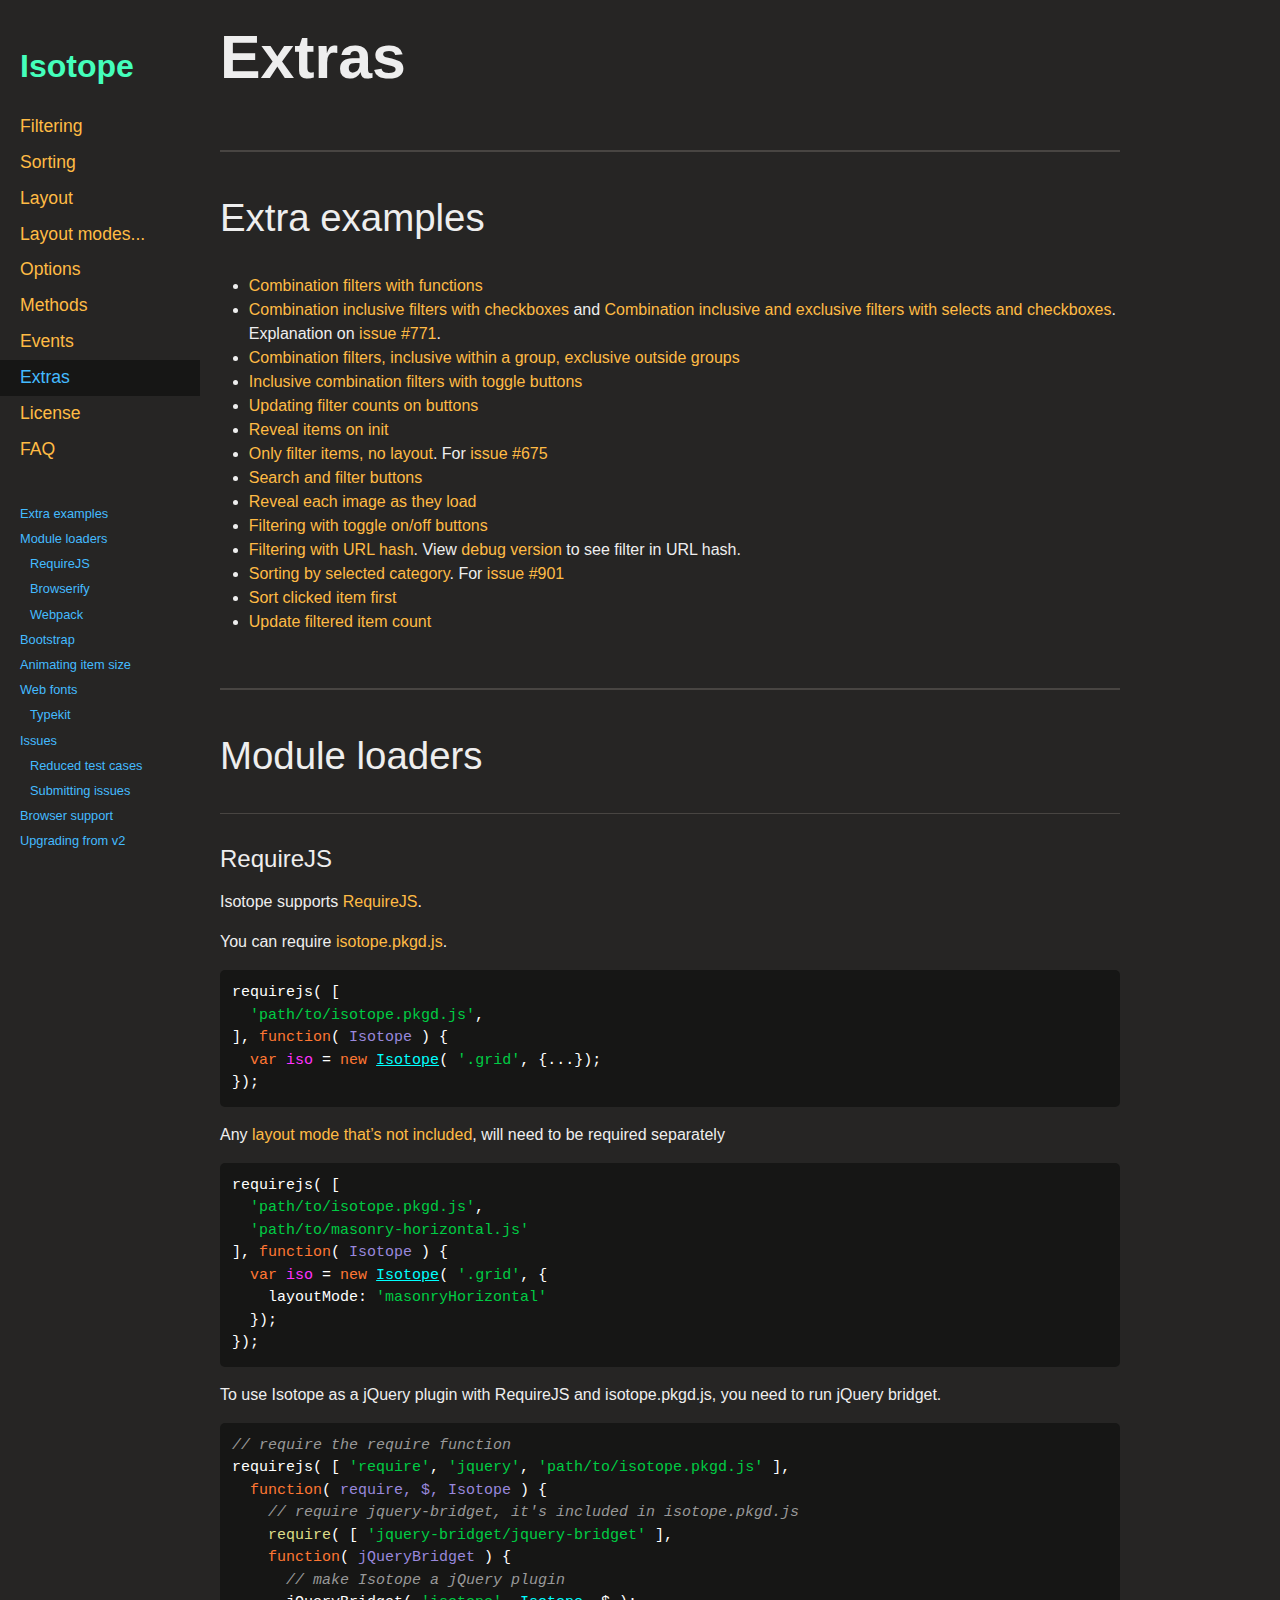
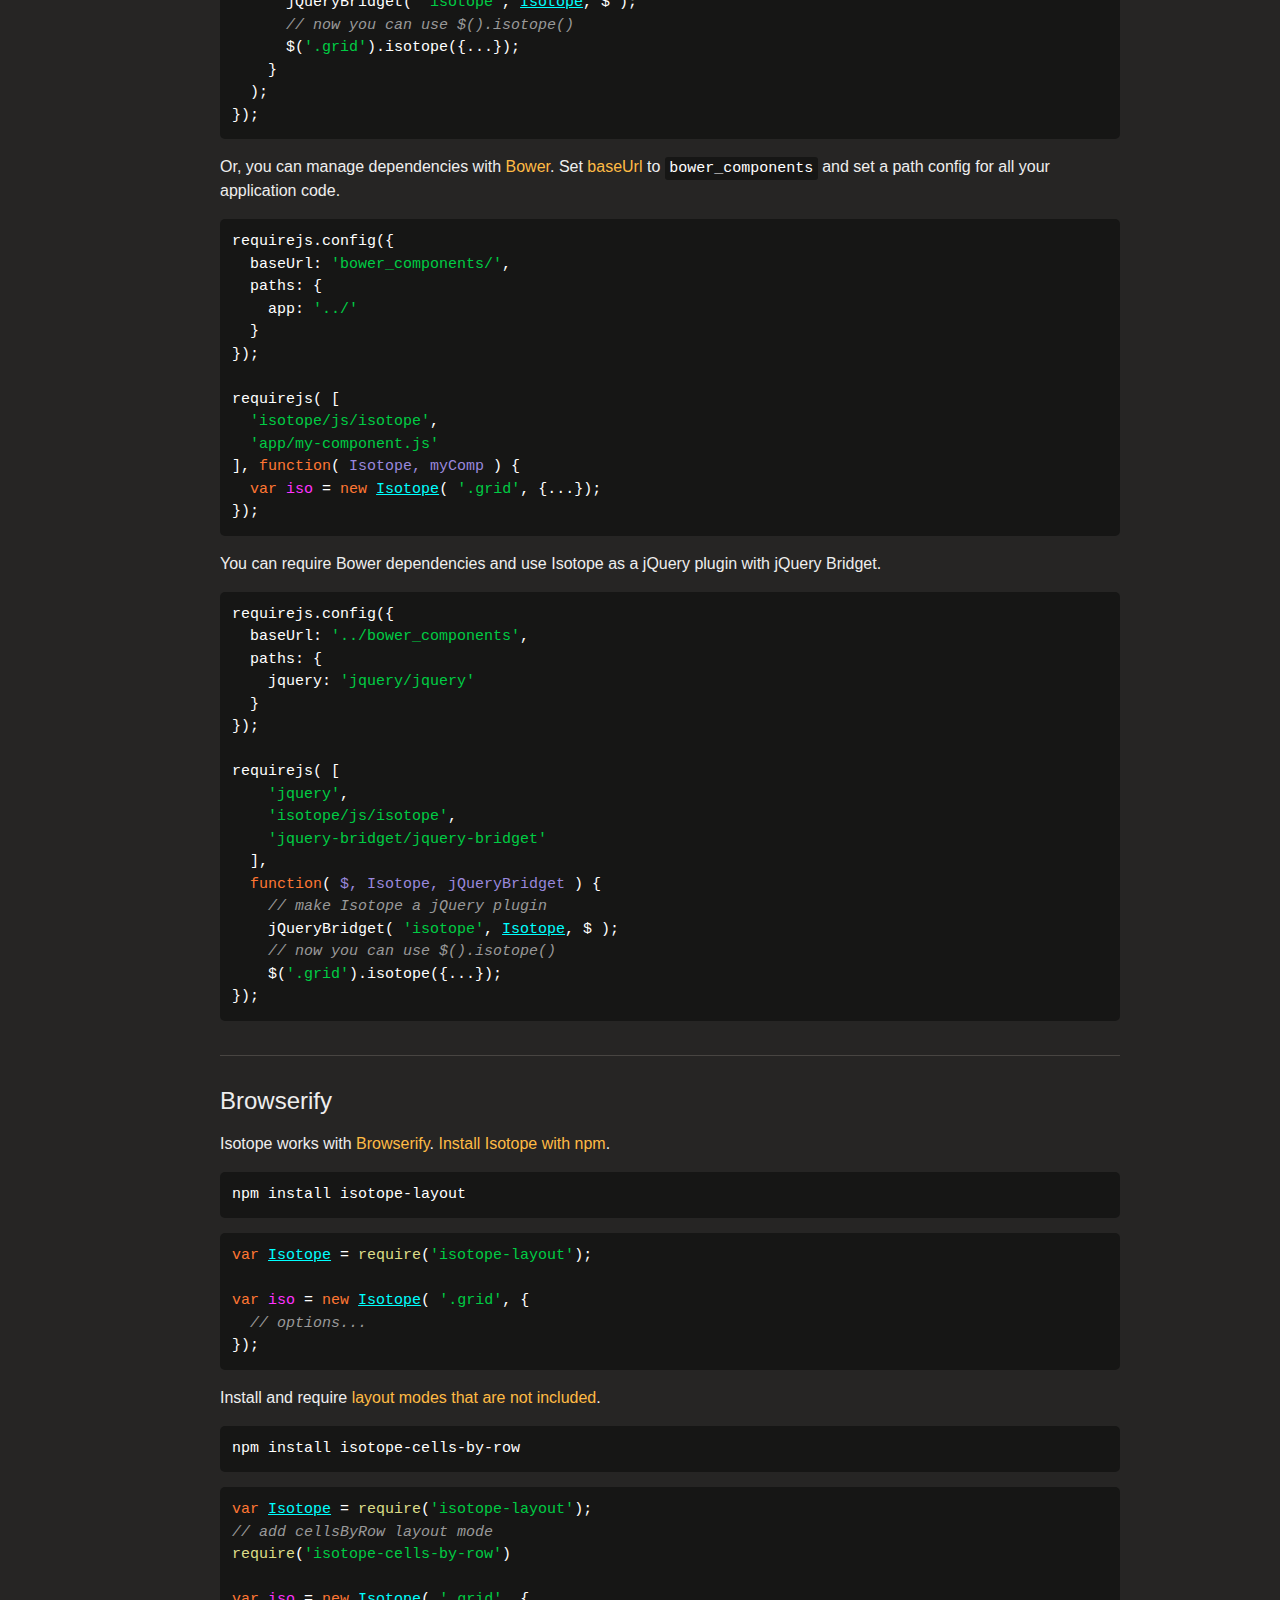
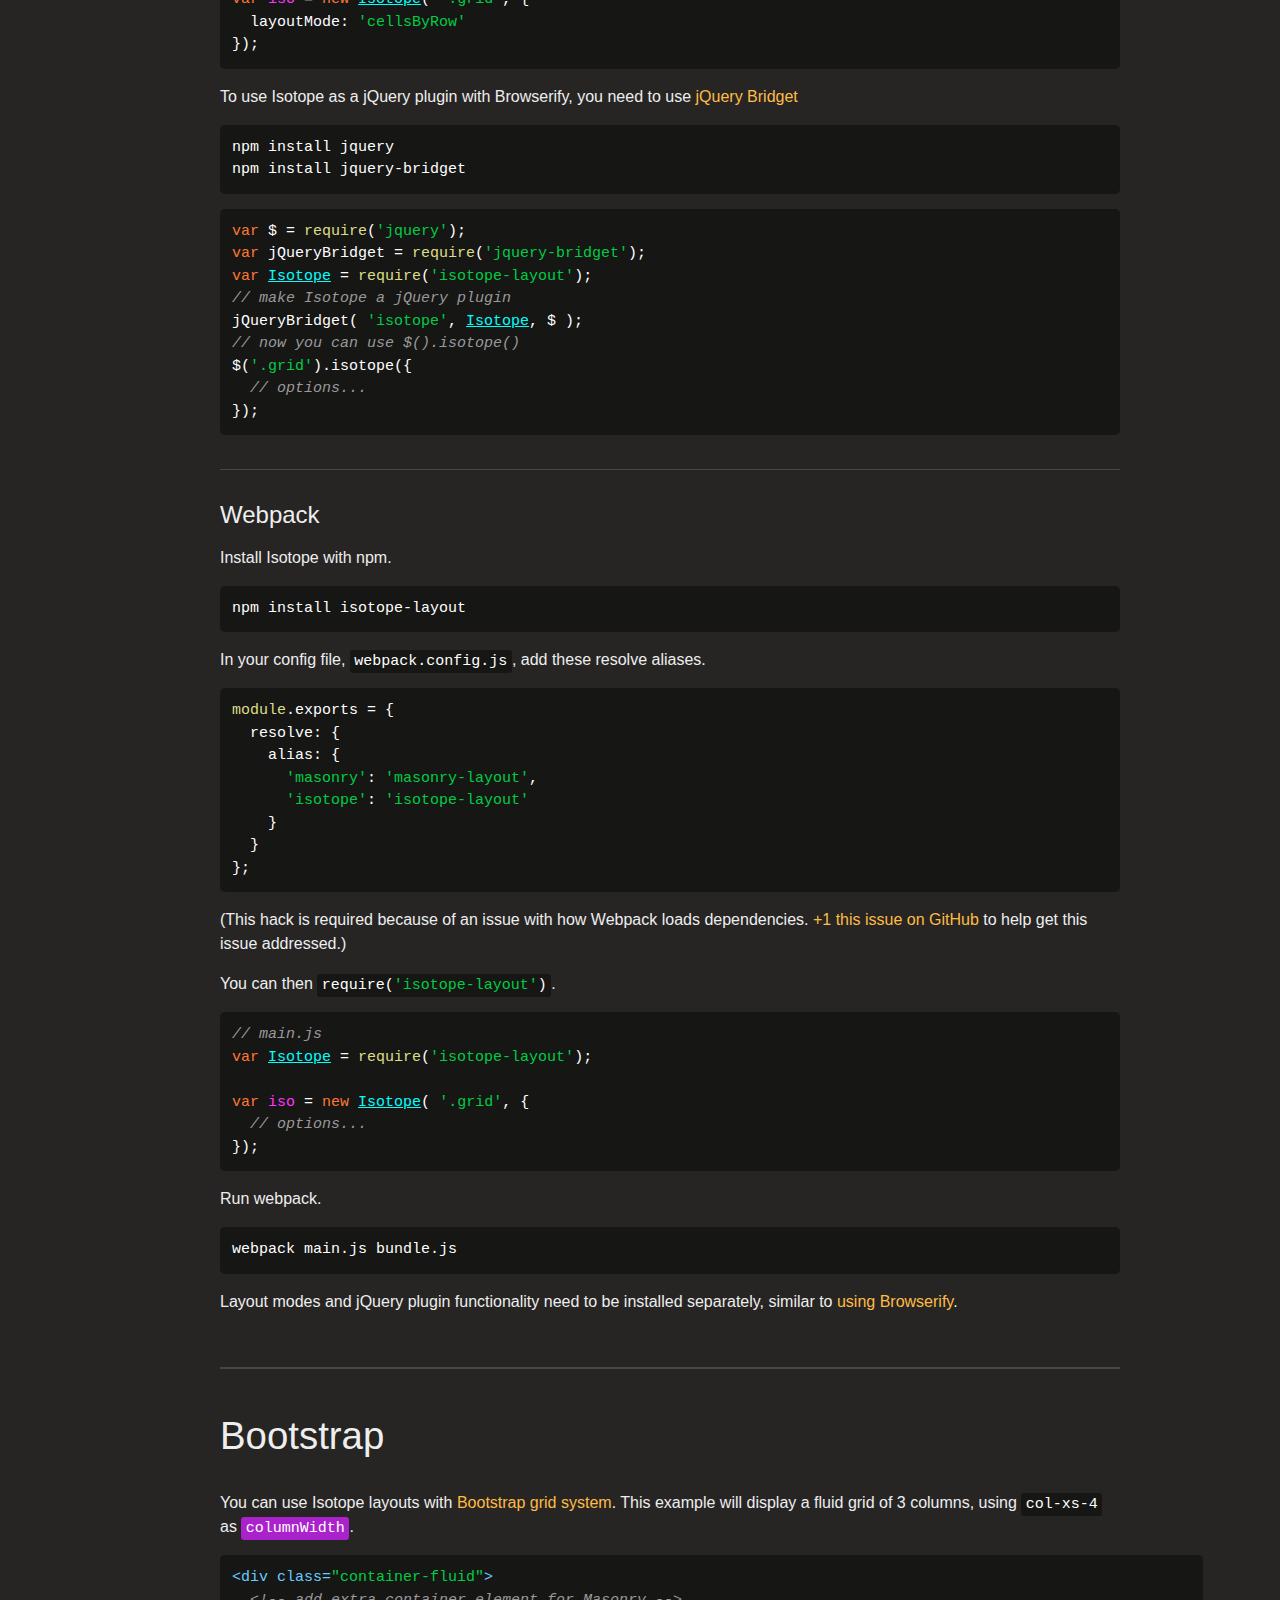
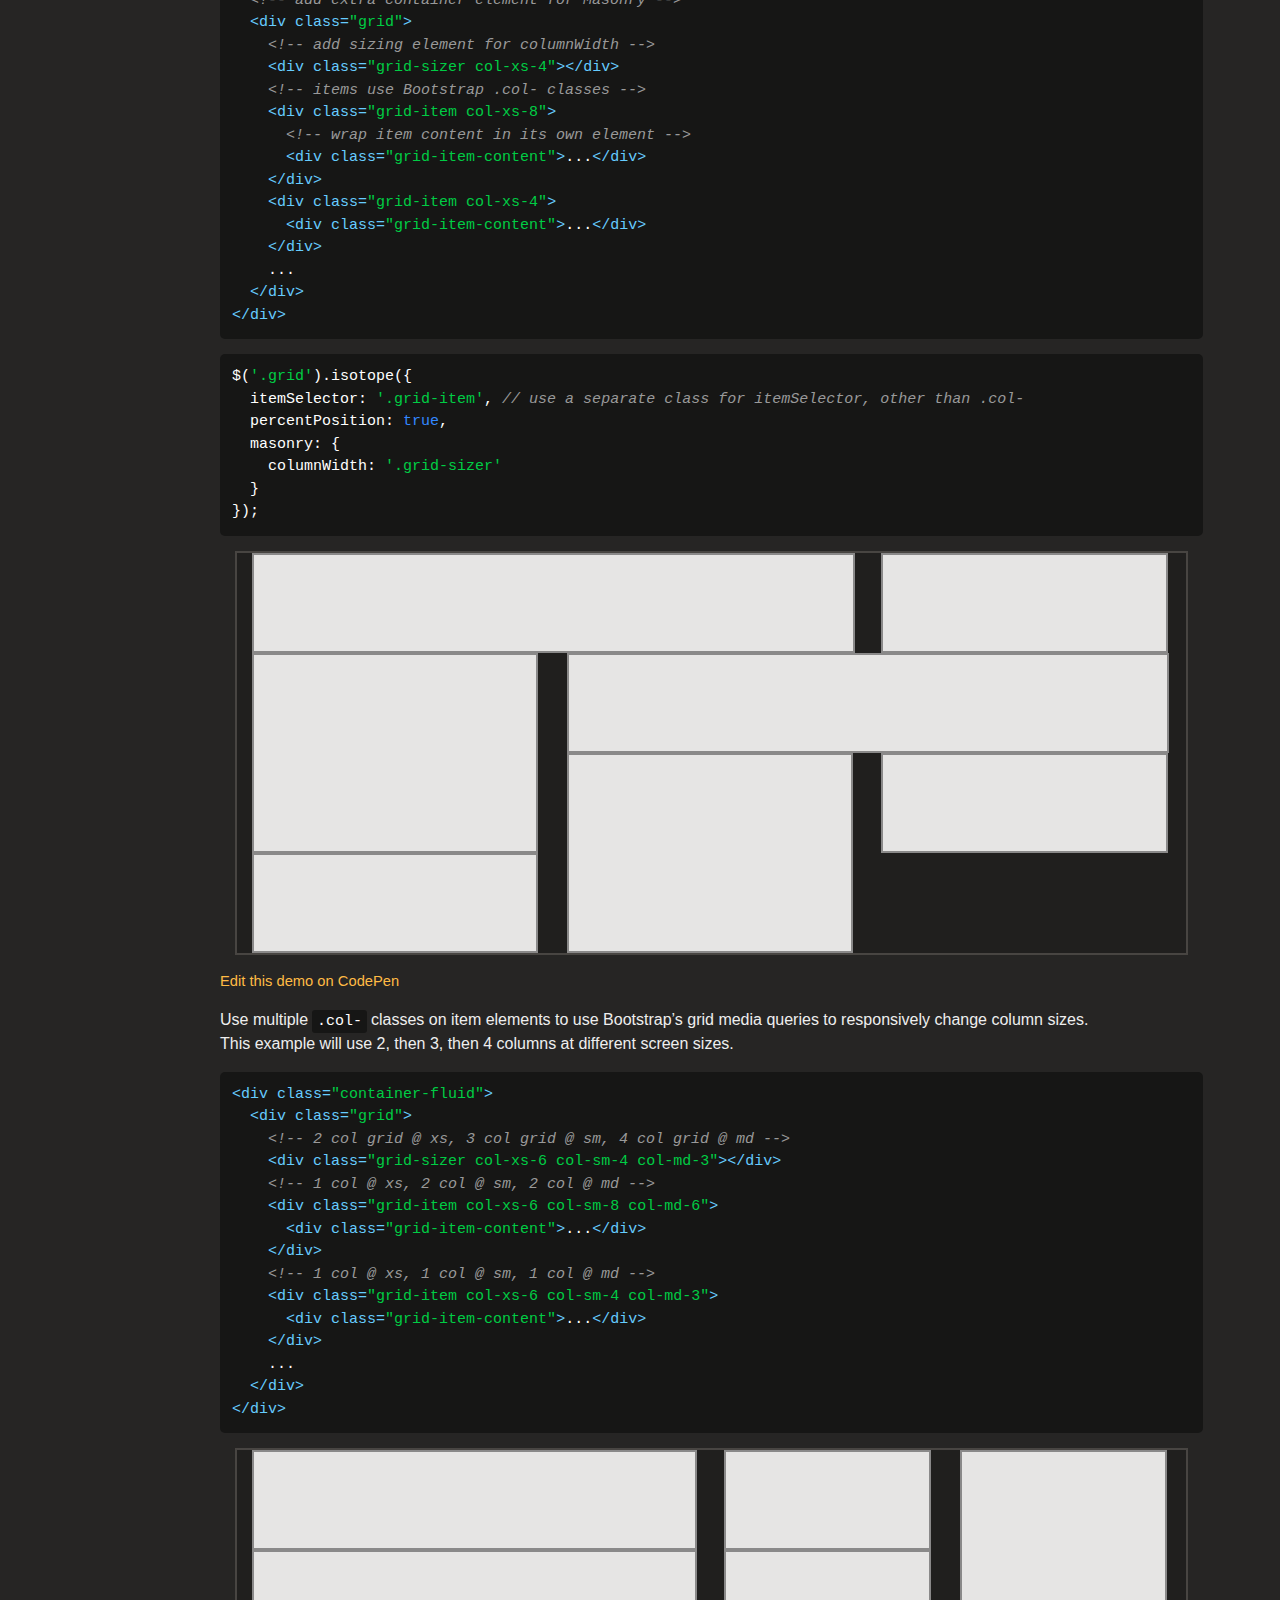
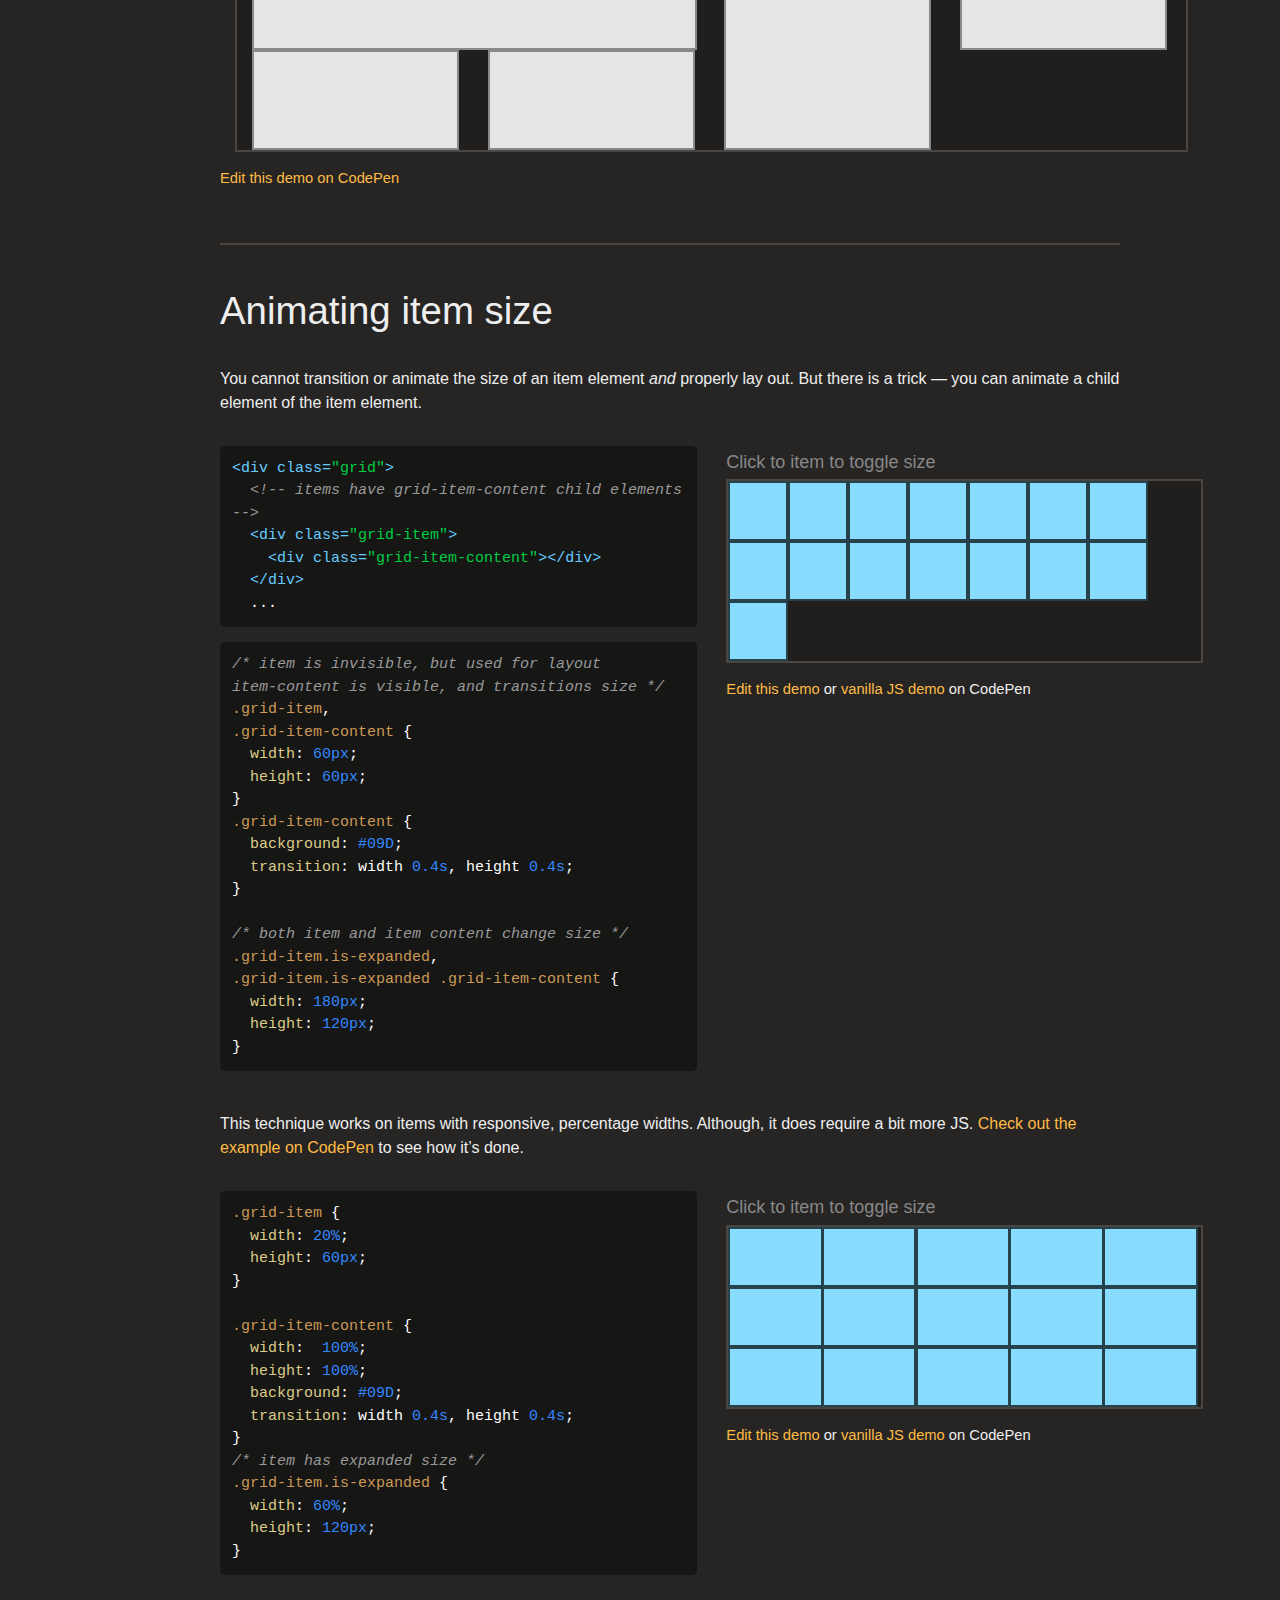
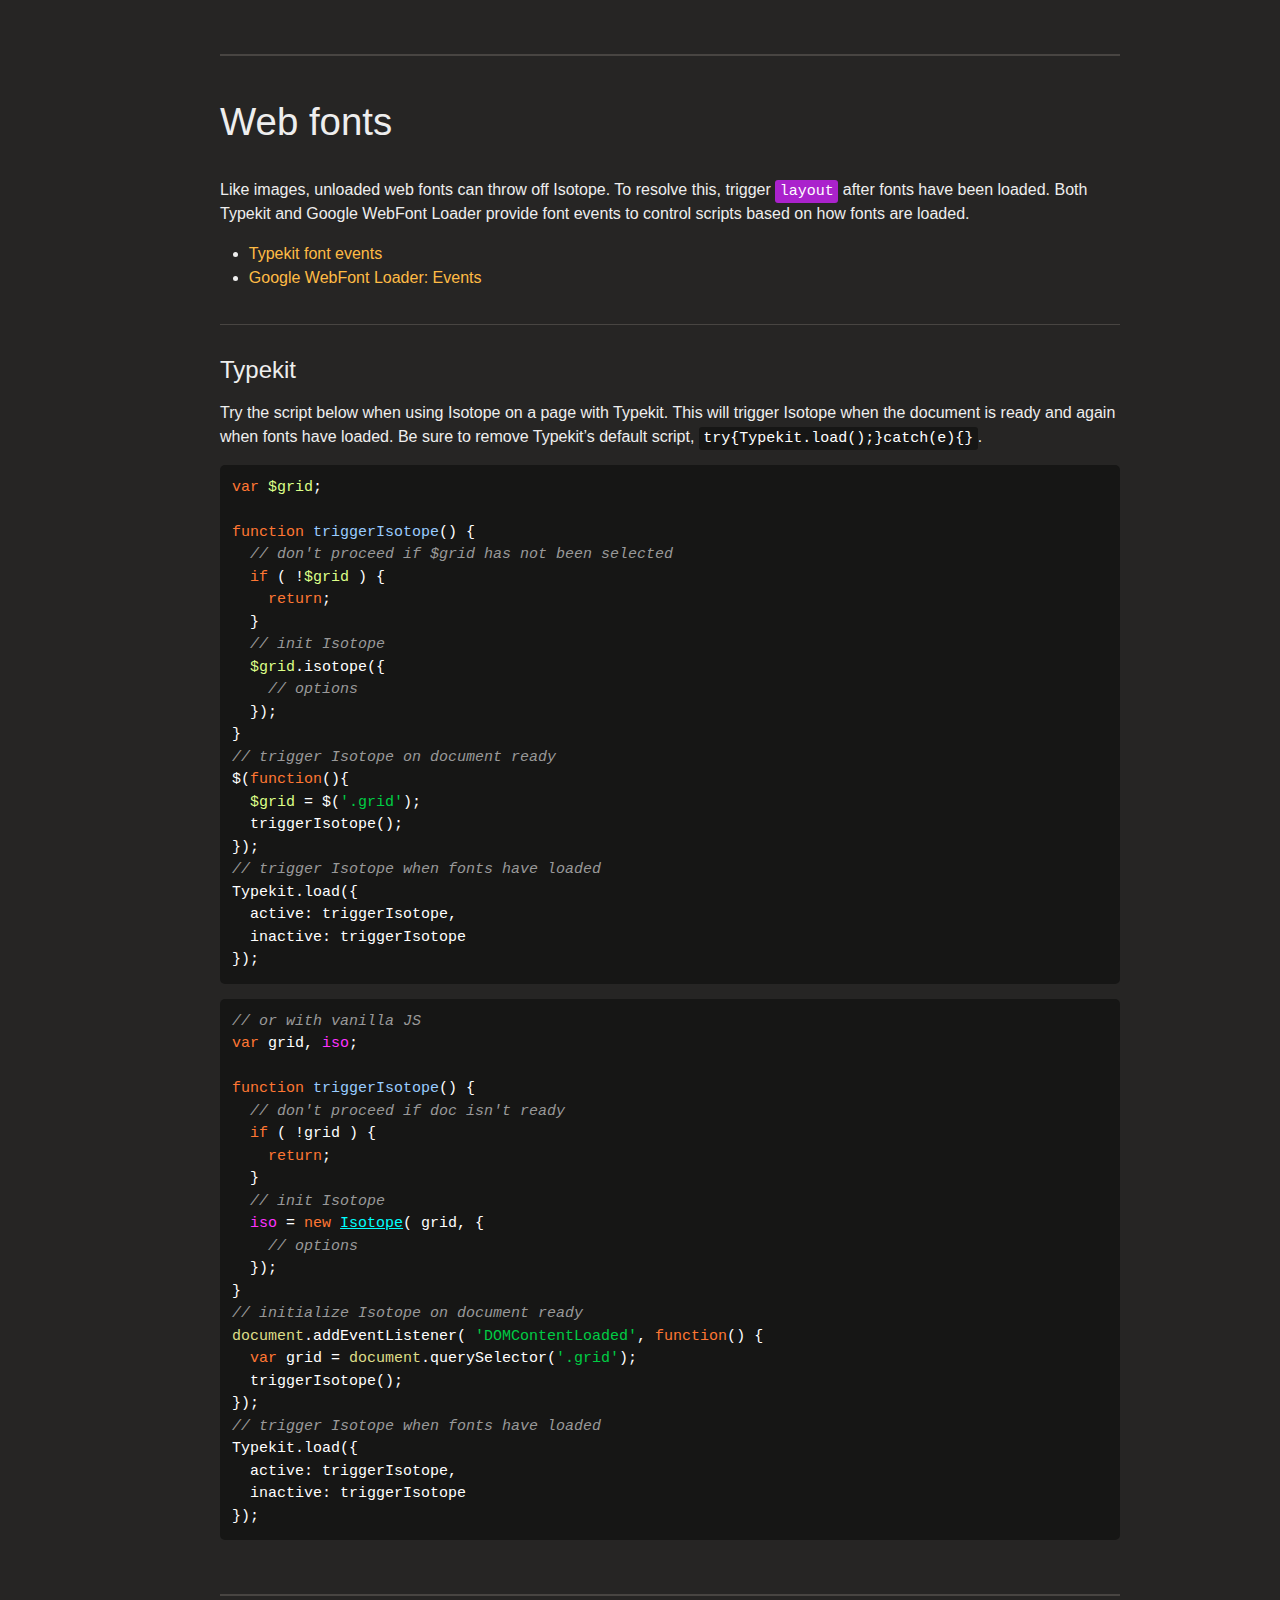
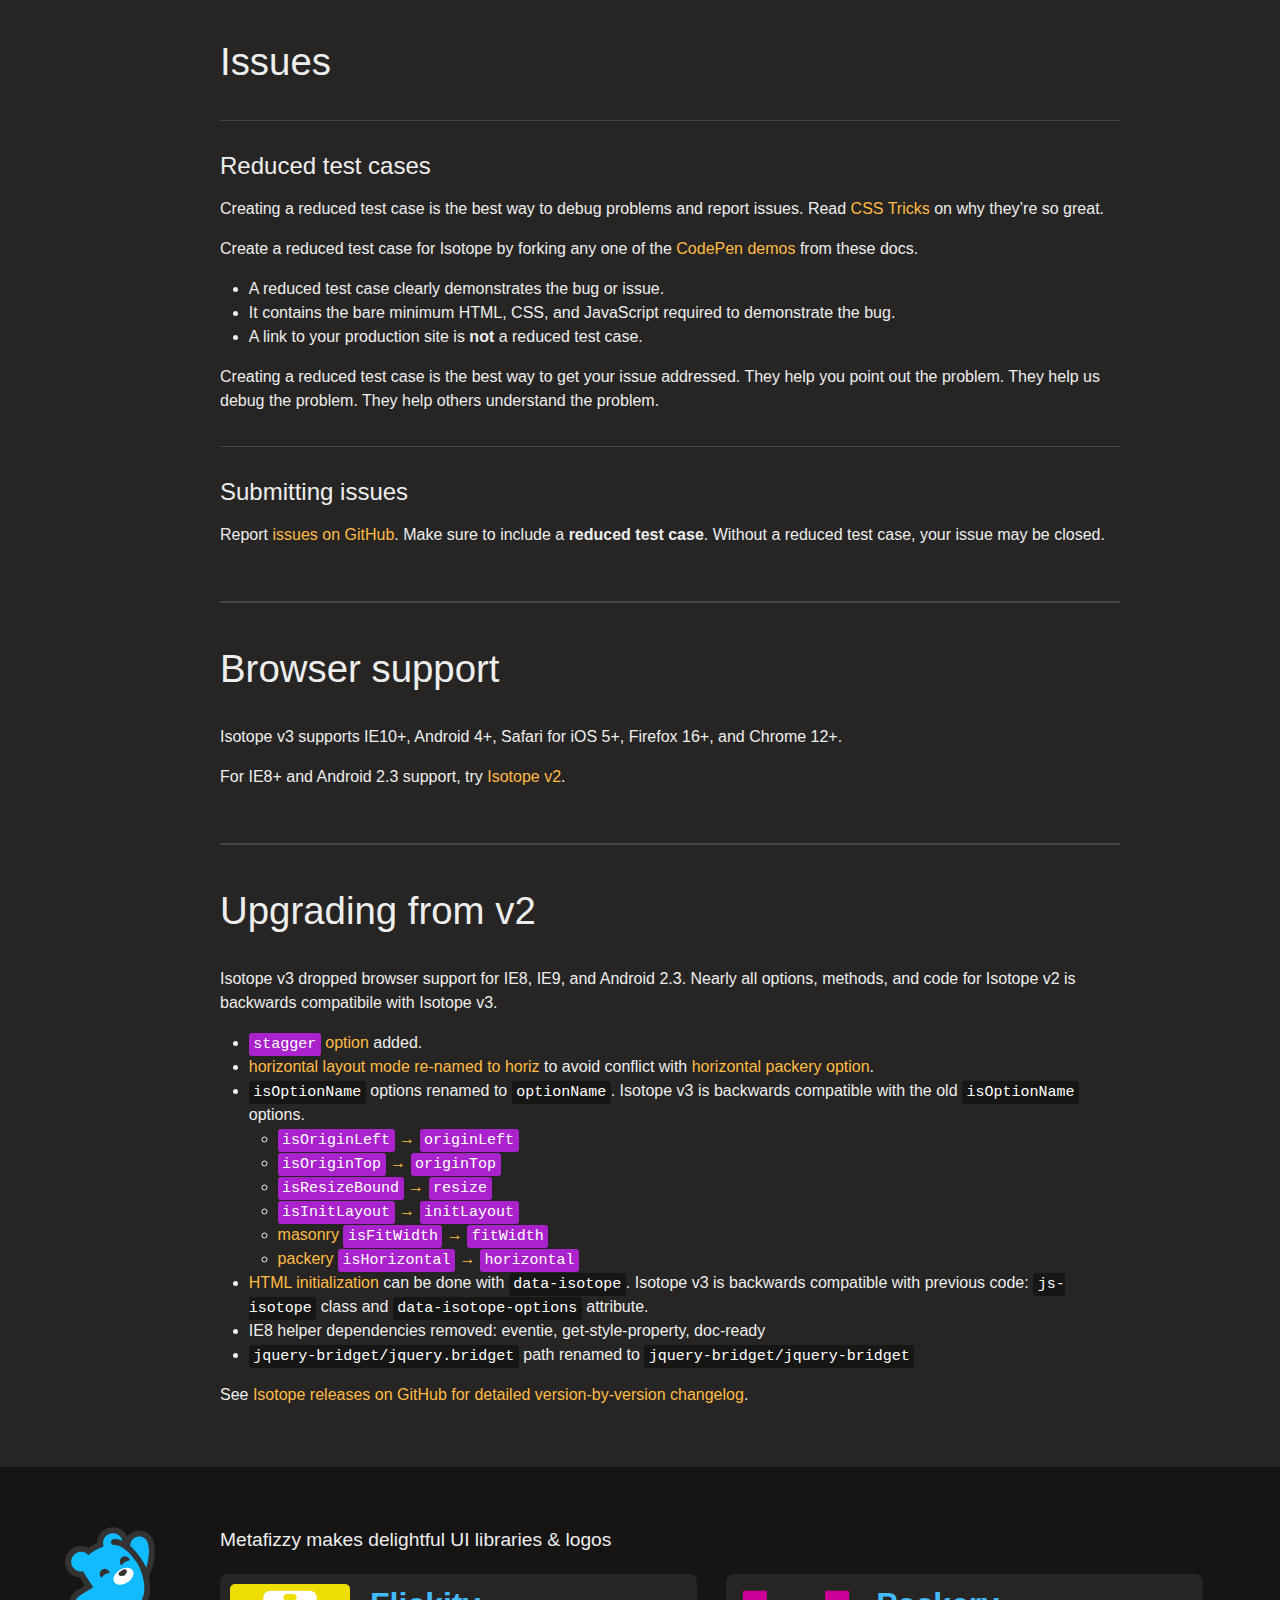
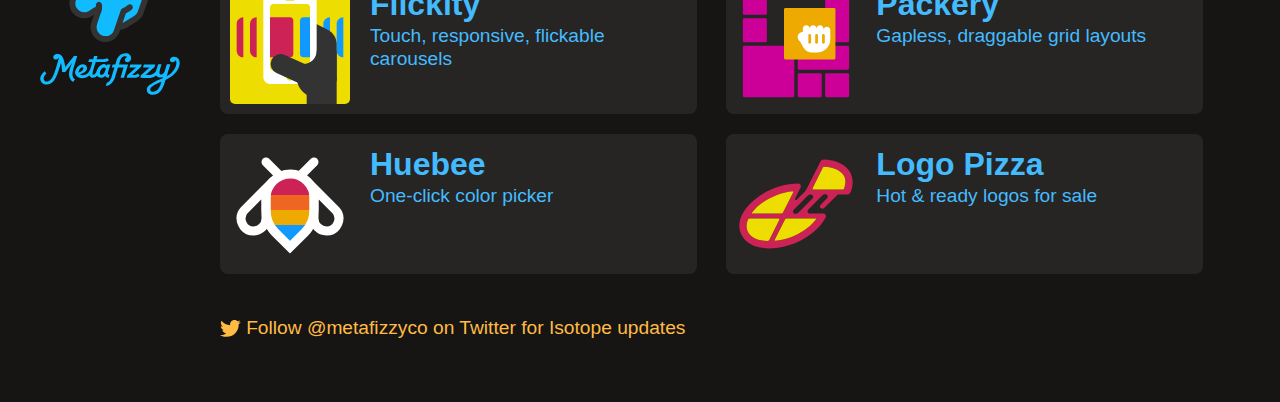
<file: isotope-docs/isotope-docs/extras.html>
<!doctype html>
<html class="export" lang="en">
<head>
  <meta charset="utf-8">
  <meta http-equiv="x-ua-compatible" content="ie=edge">
  <meta name="viewport" content="width=device-width">
  <meta name="description" content="filter &amp; sort magical layouts">

  <title>Isotope &#xB7; Extras</title>

    <!-- Isotope does not require any CSS files -->
    <link rel="stylesheet" href="css/isotope-docs.css?3" media="screen">

  <meta name="twitter:card" content="summary">
  <meta name="twitter:site" content="@metafizzyco">
  <meta name="twitter:url" content="http://isotope.metafizzy.co/.html">
  <meta name="twitter:title" content="Isotope Extras">
  <meta name="twitter:description" content="filter &amp; sort magical layouts">

</head>
<body class="page--extras">

  <div class="nav">
    <h1 class="nav__title"><a href=".">Isotope</a></h1>
  
    <ol class="site-nav">
      <li class="site-nav__item site-nav__item--filtering">
        <a class="site-nav__item__link" href="filtering.html">Filtering</a></li>
      <li class="site-nav__item site-nav__item--sorting">
        <a class="site-nav__item__link" href="sorting.html">Sorting</a></li>
      <li class="site-nav__item site-nav__item--layout ">
        <a class="site-nav__item__link" href="layout.html">Layout</a>
      </li>
      <li class="site-nav__item site-nav__item--layout-modes sub-nav-parent">
        <a class="site-nav__item__link" href="layout-modes.html">Layout modes</a>
        <ul class="sub-nav">
            <li class="sub-nav__item sub-nav__item--masonry">
              <a class="sub-nav__item__link" href="layout-modes/masonry.html">masonry</a></li>
            <li class="sub-nav__item sub-nav__item--fitrows">
              <a class="sub-nav__item__link" href="layout-modes/fitrows.html">fitRows</a></li>
            <li class="sub-nav__item sub-nav__item--vertical">
              <a class="sub-nav__item__link" href="layout-modes/vertical.html">vertical</a></li>
            <li class="sub-nav__item sub-nav__item--packery">
              <a class="sub-nav__item__link" href="layout-modes/packery.html">packery</a></li>
            <li class="sub-nav__item sub-nav__item--cellsbyrow">
              <a class="sub-nav__item__link" href="layout-modes/cellsbyrow.html">cellsByRow</a></li>
            <li class="sub-nav__item sub-nav__item--masonryhorizontal">
              <a class="sub-nav__item__link" href="layout-modes/masonryhorizontal.html">masonryHorizontal</a></li>
            <li class="sub-nav__item sub-nav__item--fitcolumns">
              <a class="sub-nav__item__link" href="layout-modes/fitcolumns.html">fitColumns</a></li>
            <li class="sub-nav__item sub-nav__item--cellsbycolumn">
              <a class="sub-nav__item__link" href="layout-modes/cellsbycolumn.html">cellsByColumn</a></li>
            <li class="sub-nav__item sub-nav__item--horiz">
              <a class="sub-nav__item__link" href="layout-modes/horiz.html">horiz</a></li>
        </ul>
      </li>
      <li class="site-nav__item site-nav__item--options">
        <a class="site-nav__item__link" href="options.html">Options</a></li>
      <li class="site-nav__item site-nav__item--methods">
        <a class="site-nav__item__link" href="methods.html">Methods</a></li>
      <li class="site-nav__item site-nav__item--events">
        <a class="site-nav__item__link" href="events.html">Events</a></li>
      <li class="site-nav__item site-nav__item--extras">
        <a class="site-nav__item__link" href="extras.html">Extras</a></li>
      <li class="site-nav__item site-nav__item--license">
        <a class="site-nav__item__link" href="license.html">License</a></li>
      <li class="site-nav__item site-nav__item--faq">
        <a class="site-nav__item__link" href="faq.html">FAQ</a></li>
    </ol>
  
    <ul class="page-nav" data-js="page-nav">
<li class="page-nav__item page-nav__item--h2"><a href="#extra-examples">Extra examples</a></li>
<li class="page-nav__item page-nav__item--h2"><a href="#module-loaders">Module loaders</a></li>
<li class="page-nav__item page-nav__item--h3"><a href="#requirejs">RequireJS</a></li>
<li class="page-nav__item page-nav__item--h3"><a href="#browserify">Browserify</a></li>
<li class="page-nav__item page-nav__item--h3"><a href="#webpack">Webpack</a></li>
<li class="page-nav__item page-nav__item--h2"><a href="#bootstrap">Bootstrap</a></li>
<li class="page-nav__item page-nav__item--h2"><a href="#animating-item-size">Animating item size</a></li>
<li class="page-nav__item page-nav__item--h2"><a href="#web-fonts">Web fonts</a></li>
<li class="page-nav__item page-nav__item--h3"><a href="#typekit">Typekit</a></li>
<li class="page-nav__item page-nav__item--h2"><a href="#issues">Issues</a></li>
<li class="page-nav__item page-nav__item--h3"><a href="#reduced-test-cases">Reduced test cases</a></li>
<li class="page-nav__item page-nav__item--h3"><a href="#submitting-issues">Submitting issues</a></li>
<li class="page-nav__item page-nav__item--h2"><a href="#browser-support">Browser support</a></li>
<li class="page-nav__item page-nav__item--h2"><a href="#upgrading-from-v2">Upgrading from v2</a></li>
</ul>
  </div>


  <div id="content" class="main">
    <div class="container">
        <h1>Extras</h1>



<h2 id="extra-examples">Extra examples</h2>

<ul>
  <li><a href="http://codepen.io/desandro/pen/owAyG/">Combination filters with functions</a></li>
  <li><a href="http://codepen.io/desandro/pen/JGKyrY">Combination inclusive filters with checkboxes</a> and <a href="http://codepen.io/desandro/pen/GFbAs">Combination inclusive and exclusive filters with selects and checkboxes</a>. Explanation on <a href="https://github.com/metafizzy/isotope/issues/771#issuecomment-50991110">issue #771</a>.</li>
  <li><a href="http://codepen.io/desandro/pen/MebyMR">Combination filters, inclusive within a group, exclusive outside groups</a></li>
  <li><a href="http://codepen.io/desandro/pen/zrMXQv">Inclusive combination filters with toggle buttons</a></li>
  <li><a href="http://codepen.io/desandro/pen/pyxwem/">Updating filter counts on buttons</a></li>
  <li><a href="http://codepen.io/desandro/pen/Kpvyd">Reveal items on init</a></li>
  <li><a href="http://codepen.io/desandro/pen/AEslp">Only filter items, no layout</a>. For <a href="https://github.com/metafizzy/isotope/issues/675#issuecomment-40675160">issue #675</a></li>
  <li><a href="http://codepen.io/desandro/pen/mCdbD">Search and filter buttons</a></li>
  <li><a href="http://codepen.io/desandro/pen/bsHix">Reveal each image as they load</a></li>
  <li><a href="http://codepen.io/desandro/pen/vEJbNr">Filtering with toggle on/off buttons</a></li>
  <li><a href="http://codepen.io/desandro/pen/vErxXj">Filtering with URL hash</a>. View <a href="http://s.codepen.io/desandro/debug/vErxXj#filter=%3Anot(.transition)">debug version</a> to see filter in URL hash.</li>
  <li><a href="http://codepen.io/desandro/pen/zGZywM">Sorting by selected category</a>. For <a href="https://github.com/metafizzy/isotope/issues/901">issue #901</a></li>
  <li><a href="http://codepen.io/desandro/pen/dXYBRE">Sort clicked item first</a></li>
  <li><a href="http://codepen.io/desandro/pen/pbkbBO">Update filtered item count</a></li>
</ul>


<h2 id="module-loaders">Module loaders</h2>


<h3 id="requirejs">RequireJS</h3>

<p>Isotope supports <a href="http://requirejs.org">RequireJS</a>.</p>

<p>You can require <a href="isotope.pkgd.js">isotope.pkgd.js</a>.</p>

<pre><code class="js">requirejs( [
  <span class="string">&apos;path/to/isotope.pkgd.js&apos;</span>,
], <span class="function"><span class="keyword">function</span>(<span class="params"> Isotope </span>) </span>{
  <span class="keyword">var</span> <span class="isotope_var">iso</span> = <span class="keyword">new</span> <span class="isotope_keyword">Isotope</span>( <span class="string">&apos;.grid&apos;</span>, {...});
});
</code></pre>

<p id="requirejs-layout-modes">Any <a href="layout-modes.html#included-modes">layout mode that&#x2019;s not included</a>, will need to be required separately</p>

<pre><code class="js">requirejs( [
  <span class="string">&apos;path/to/isotope.pkgd.js&apos;</span>,
  <span class="string">&apos;path/to/masonry-horizontal.js&apos;</span>
], <span class="function"><span class="keyword">function</span>(<span class="params"> Isotope </span>) </span>{
  <span class="keyword">var</span> <span class="isotope_var">iso</span> = <span class="keyword">new</span> <span class="isotope_keyword">Isotope</span>( <span class="string">&apos;.grid&apos;</span>, {
    <span class="attr">layoutMode</span>: <span class="string">&apos;masonryHorizontal&apos;</span>
  });
});
</code></pre>

<p id="requirejs-pkgd-jquery">To use Isotope as a jQuery plugin with RequireJS and isotope.pkgd.js, you need to run jQuery bridget.</p>


<pre><code class="js"><span class="comment">// require the require function</span>
requirejs( [ <span class="string">&apos;require&apos;</span>, <span class="string">&apos;jquery&apos;</span>, <span class="string">&apos;path/to/isotope.pkgd.js&apos;</span> ],
  <span class="function"><span class="keyword">function</span>(<span class="params"> require, $, Isotope </span>) </span>{
    <span class="comment">// require jquery-bridget, it&apos;s included in isotope.pkgd.js</span>
    <span class="built_in">require</span>( [ <span class="string">&apos;jquery-bridget/jquery-bridget&apos;</span> ],
    <span class="function"><span class="keyword">function</span>(<span class="params"> jQueryBridget </span>) </span>{
      <span class="comment">// make Isotope a jQuery plugin</span>
      jQueryBridget( <span class="string">&apos;isotope&apos;</span>, <span class="isotope_keyword">Isotope</span>, $ );
      <span class="comment">// now you can use $().isotope()</span>
      $(<span class="string">&apos;.grid&apos;</span>).isotope({...});
    }
  );
});
</code></pre>

<p id="requirejs-bower">Or, you can manage dependencies with <a href="http://bower.io">Bower</a>. Set <a href="http://requirejs.org/docs/api.html#config-baseUrl">baseUrl</a> to <code>bower_components</code> and set a path config for all your application code.</p>

<pre><code class="js">requirejs.config({
  <span class="attr">baseUrl</span>: <span class="string">&apos;bower_components/&apos;</span>,
  <span class="attr">paths</span>: {
    <span class="attr">app</span>: <span class="string">&apos;../&apos;</span>
  }
});

requirejs( [
  <span class="string">&apos;isotope/js/isotope&apos;</span>,
  <span class="string">&apos;app/my-component.js&apos;</span>
], <span class="function"><span class="keyword">function</span>(<span class="params"> Isotope, myComp </span>) </span>{
  <span class="keyword">var</span> <span class="isotope_var">iso</span> = <span class="keyword">new</span> <span class="isotope_keyword">Isotope</span>( <span class="string">&apos;.grid&apos;</span>, {...});
});
</code></pre>

<p id="requirejs-bower-jquery">You can require Bower dependencies and use Isotope as a jQuery plugin with jQuery Bridget.</p>

<pre><code class="js">requirejs.config({
  <span class="attr">baseUrl</span>: <span class="string">&apos;../bower_components&apos;</span>,
  <span class="attr">paths</span>: {
    <span class="attr">jquery</span>: <span class="string">&apos;jquery/jquery&apos;</span>
  }
});

requirejs( [
    <span class="string">&apos;jquery&apos;</span>,
    <span class="string">&apos;isotope/js/isotope&apos;</span>,
    <span class="string">&apos;jquery-bridget/jquery-bridget&apos;</span>
  ],
  <span class="function"><span class="keyword">function</span>(<span class="params"> $, Isotope, jQueryBridget </span>) </span>{
    <span class="comment">// make Isotope a jQuery plugin</span>
    jQueryBridget( <span class="string">&apos;isotope&apos;</span>, <span class="isotope_keyword">Isotope</span>, $ );
    <span class="comment">// now you can use $().isotope()</span>
    $(<span class="string">&apos;.grid&apos;</span>).isotope({...});
});
</code></pre>


<h3 id="browserify">Browserify</h3>

<p>Isotope works with <a href="http://browserify.org">Browserify</a>. <a href="https://www.npmjs.com/package/isotope-layout">Install Isotope with npm</a>.</p>

<pre><code>npm install isotope-layout
</code></pre>

<pre><code class="js"><span class="keyword">var</span> <span class="isotope_keyword">Isotope</span> = <span class="built_in">require</span>(<span class="string">&apos;isotope-layout&apos;</span>);

<span class="keyword">var</span> <span class="isotope_var">iso</span> = <span class="keyword">new</span> <span class="isotope_keyword">Isotope</span>( <span class="string">&apos;.grid&apos;</span>, {
  <span class="comment">// options...</span>
});
</code></pre>

<p>Install and require <a href="layout-modes.html#included-modes">layout modes that are not included</a>.</p>

<pre><code class="bash">npm install isotope-cells-by-row
</code></pre>

<pre><code class="js"><span class="keyword">var</span> <span class="isotope_keyword">Isotope</span> = <span class="built_in">require</span>(<span class="string">&apos;isotope-layout&apos;</span>);
<span class="comment">// add cellsByRow layout mode</span>
<span class="built_in">require</span>(<span class="string">&apos;isotope-cells-by-row&apos;</span>)

<span class="keyword">var</span> <span class="isotope_var">iso</span> = <span class="keyword">new</span> <span class="isotope_keyword">Isotope</span>( <span class="string">&apos;.grid&apos;</span>, {
  <span class="attr">layoutMode</span>: <span class="string">&apos;cellsByRow&apos;</span>
});
</code></pre>

<p id="browserify-jquery">To use Isotope as a jQuery plugin with Browserify, you need to use <a href="https://www.npmjs.com/package/jquery-bridget">jQuery Bridget</a></p>

<pre><code class="bash">npm install jquery
npm install jquery-bridget
</code></pre>

<pre><code class="js"><span class="keyword">var</span> $ = <span class="built_in">require</span>(<span class="string">&apos;jquery&apos;</span>);
<span class="keyword">var</span> jQueryBridget = <span class="built_in">require</span>(<span class="string">&apos;jquery-bridget&apos;</span>);
<span class="keyword">var</span> <span class="isotope_keyword">Isotope</span> = <span class="built_in">require</span>(<span class="string">&apos;isotope-layout&apos;</span>);
<span class="comment">// make Isotope a jQuery plugin</span>
jQueryBridget( <span class="string">&apos;isotope&apos;</span>, <span class="isotope_keyword">Isotope</span>, $ );
<span class="comment">// now you can use $().isotope()</span>
$(<span class="string">&apos;.grid&apos;</span>).isotope({
  <span class="comment">// options...</span>
});
</code></pre>


<h3 id="webpack">Webpack</h3>

<p>Install Isotope with npm.</p>

<pre><code class="bash">npm install isotope-layout
</code></pre>

<p>In your config file, <code>webpack.config.js</code>, add these resolve aliases.</p>

<pre><code class="js"><span class="built_in">module</span>.exports = {
  <span class="attr">resolve</span>: {
    <span class="attr">alias</span>: {
      <span class="string">&apos;masonry&apos;</span>: <span class="string">&apos;masonry-layout&apos;</span>,
      <span class="string">&apos;isotope&apos;</span>: <span class="string">&apos;isotope-layout&apos;</span>
    }
  }
};
</code></pre>

<p>(This hack is required because of an issue with how Webpack loads dependencies. <a href="https://github.com/webpack/webpack/issues/883">+1 this issue on GitHub</a> to help get this issue addressed.)</p>

<p>You can then <code>require(<span class="string">&apos;isotope-layout&apos;</span>)</code>.</p>

<pre><code class="js"><span class="comment">// main.js</span>
<span class="keyword">var</span> <span class="isotope_keyword">Isotope</span> = <span class="built_in">require</span>(<span class="string">&apos;isotope-layout&apos;</span>);

<span class="keyword">var</span> <span class="isotope_var">iso</span> = <span class="keyword">new</span> <span class="isotope_keyword">Isotope</span>( <span class="string">&apos;.grid&apos;</span>, {
  <span class="comment">// options...</span>
});
</code></pre>

<p>Run webpack.</p>


<pre><code class="bash">webpack main.js bundle.js
</code></pre>

<p>Layout modes and jQuery plugin functionality need to be installed separately, similar to <a href="#browserify">using Browserify</a>.</p>


<h2 id="bootstrap">Bootstrap</h2>

<p>You can use Isotope layouts with <a href="http://getbootstrap.com/css/#grid">Bootstrap grid system</a>. This example will display a fluid grid of 3 columns, using <code>col-xs-4</code> as <a href="layout-modes/masonry.html#columnwidth"><code>columnWidth</code></a>.</p>

<div class="example">
  <div class="example__code">
<pre><code class="html"><span class="tag">&lt;<span class="name">div</span> <span class="attr">class</span>=<span class="string">&quot;container-fluid&quot;</span>&gt;</span>
  <span class="comment">&lt;!-- add extra container element for Masonry --&gt;</span>
  <span class="tag">&lt;<span class="name">div</span> <span class="attr">class</span>=<span class="string">&quot;grid&quot;</span>&gt;</span>
    <span class="comment">&lt;!-- add sizing element for columnWidth --&gt;</span>
    <span class="tag">&lt;<span class="name">div</span> <span class="attr">class</span>=<span class="string">&quot;grid-sizer col-xs-4&quot;</span>&gt;</span><span class="tag">&lt;/<span class="name">div</span>&gt;</span>
    <span class="comment">&lt;!-- items use Bootstrap .col- classes --&gt;</span>
    <span class="tag">&lt;<span class="name">div</span> <span class="attr">class</span>=<span class="string">&quot;grid-item col-xs-8&quot;</span>&gt;</span>
      <span class="comment">&lt;!-- wrap item content in its own element --&gt;</span>
      <span class="tag">&lt;<span class="name">div</span> <span class="attr">class</span>=<span class="string">&quot;grid-item-content&quot;</span>&gt;</span>...<span class="tag">&lt;/<span class="name">div</span>&gt;</span>
    <span class="tag">&lt;/<span class="name">div</span>&gt;</span>
    <span class="tag">&lt;<span class="name">div</span> <span class="attr">class</span>=<span class="string">&quot;grid-item col-xs-4&quot;</span>&gt;</span>
      <span class="tag">&lt;<span class="name">div</span> <span class="attr">class</span>=<span class="string">&quot;grid-item-content&quot;</span>&gt;</span>...<span class="tag">&lt;/<span class="name">div</span>&gt;</span>
    <span class="tag">&lt;/<span class="name">div</span>&gt;</span>
    ...
  <span class="tag">&lt;/<span class="name">div</span>&gt;</span>
<span class="tag">&lt;/<span class="name">div</span>&gt;</span>
</code></pre>

<pre><code class="js">$(<span class="string">&apos;.grid&apos;</span>).isotope({
  <span class="attr">itemSelector</span>: <span class="string">&apos;.grid-item&apos;</span>, <span class="comment">// use a separate class for itemSelector, other than .col-</span>
  percentPosition: <span class="literal">true</span>,
  <span class="attr">masonry</span>: {
    <span class="attr">columnWidth</span>: <span class="string">&apos;.grid-sizer&apos;</span>
  }
});
</code></pre>
  </div>
  <div class="example__demo">
  
    <div class="bootstrap-3__container-fluid">
      <div class="grid js-masonry" data-masonry-options="{ &quot;itemSelector&quot;: &quot;.bootstrap-3__grid-item&quot;, &quot;columnWidth&quot;: &quot;.grid-sizer&quot;, &quot;percentPosition&quot;: true }">
        <div class="grid-sizer bootstrap-3__col-xs-4"></div>
        <div class="bootstrap-3__grid-item bootstrap-3__col-xs-8">
          <div class="bootstrap-3__grid-item-content"></div>
        </div>
        <div class="bootstrap-3__grid-item bootstrap-3__col-xs-4">
          <div class="bootstrap-3__grid-item-content"></div>
        </div>
        <div class="bootstrap-3__grid-item bootstrap-3__col-xs-4">
          <div class="bootstrap-3__grid-item-content bootstrap-3__grid-item-content--height2"></div>
        </div>
        <div class="bootstrap-3__grid-item bootstrap-3__col-xs-8">
          <div class="bootstrap-3__grid-item-content"></div>
        </div>
        <div class="bootstrap-3__grid-item bootstrap-3__col-xs-4">
          <div class="bootstrap-3__grid-item-content bootstrap-3__grid-item-content--height2"></div>
        </div>
        <div class="bootstrap-3__grid-item bootstrap-3__col-xs-4">
          <div class="bootstrap-3__grid-item-content"></div>
        </div>
        <div class="bootstrap-3__grid-item bootstrap-3__col-xs-4">
          <div class="bootstrap-3__grid-item-content"></div>
        </div>
      </div>
  
    </div>
  
    <p class="edit-demo">
        <a href="http://codepen.io/desandro/pen/yeezdp">Edit this demo on CodePen</a>
    </p>
  </div>
</div>

<p>Use multiple <code>.col-</code> classes on item elements to use Bootstrap&#x2019;s grid media queries to responsively change column sizes. This example will use 2, then 3, then 4 columns at different screen sizes.</p>

<div class="example">
  <div class="example__code">
<pre><code class="html"><span class="tag">&lt;<span class="name">div</span> <span class="attr">class</span>=<span class="string">&quot;container-fluid&quot;</span>&gt;</span>
  <span class="tag">&lt;<span class="name">div</span> <span class="attr">class</span>=<span class="string">&quot;grid&quot;</span>&gt;</span>
    <span class="comment">&lt;!-- 2 col grid @ xs, 3 col grid @ sm, 4 col grid @ md --&gt;</span>
    <span class="tag">&lt;<span class="name">div</span> <span class="attr">class</span>=<span class="string">&quot;grid-sizer col-xs-6 col-sm-4 col-md-3&quot;</span>&gt;</span><span class="tag">&lt;/<span class="name">div</span>&gt;</span>
    <span class="comment">&lt;!-- 1 col @ xs, 2 col @ sm, 2 col @ md --&gt;</span>
    <span class="tag">&lt;<span class="name">div</span> <span class="attr">class</span>=<span class="string">&quot;grid-item col-xs-6 col-sm-8 col-md-6&quot;</span>&gt;</span>
      <span class="tag">&lt;<span class="name">div</span> <span class="attr">class</span>=<span class="string">&quot;grid-item-content&quot;</span>&gt;</span>...<span class="tag">&lt;/<span class="name">div</span>&gt;</span>
    <span class="tag">&lt;/<span class="name">div</span>&gt;</span>
    <span class="comment">&lt;!-- 1 col @ xs, 1 col @ sm, 1 col @ md --&gt;</span>
    <span class="tag">&lt;<span class="name">div</span> <span class="attr">class</span>=<span class="string">&quot;grid-item col-xs-6 col-sm-4 col-md-3&quot;</span>&gt;</span>
      <span class="tag">&lt;<span class="name">div</span> <span class="attr">class</span>=<span class="string">&quot;grid-item-content&quot;</span>&gt;</span>...<span class="tag">&lt;/<span class="name">div</span>&gt;</span>
    <span class="tag">&lt;/<span class="name">div</span>&gt;</span>
    ...
  <span class="tag">&lt;/<span class="name">div</span>&gt;</span>
<span class="tag">&lt;/<span class="name">div</span>&gt;</span>
</code></pre>
  </div>
  <div class="example__demo">
  
    <div class="bootstrap-3__container-fluid">
      <div class="grid js-masonry" data-masonry-options="{ &quot;itemSelector&quot;: &quot;.bootstrap-3__grid-item&quot;, &quot;columnWidth&quot;: &quot;.grid-sizer&quot;, &quot;percentPosition&quot;: true }">
        <div class="grid-sizer bootstrap-3__col-xs-6 bootstrap-3__col-sm-4 bootstrap-3__col-md-3"></div>
        <div class="bootstrap-3__grid-item bootstrap-3__col-xs-6 bootstrap-3__col-sm-8 bootstrap-3__col-md-6">
          <div class="bootstrap-3__grid-item-content"></div>
        </div>
        <div class="bootstrap-3__grid-item bootstrap-3__col-xs-6 bootstrap-3__col-sm-4 bootstrap-3__col-md-3">
          <div class="bootstrap-3__grid-item-content"></div>
        </div>
        <div class="bootstrap-3__grid-item bootstrap-3__col-xs-6 bootstrap-3__col-sm-4 bootstrap-3__col-md-3">
          <div class="bootstrap-3__grid-item-content bootstrap-3__grid-item-content--height2"></div>
        </div>
        <div class="bootstrap-3__grid-item bootstrap-3__col-xs-6 bootstrap-3__col-sm-8 bootstrap-3__col-md-6">
          <div class="bootstrap-3__grid-item-content"></div>
        </div>
        <div class="bootstrap-3__grid-item bootstrap-3__col-xs-6 bootstrap-3__col-sm-4 bootstrap-3__col-md-3">
          <div class="bootstrap-3__grid-item-content bootstrap-3__grid-item-content--height2"></div>
        </div>
        <div class="bootstrap-3__grid-item bootstrap-3__col-xs-6 bootstrap-3__col-sm-4 bootstrap-3__col-md-3">
          <div class="bootstrap-3__grid-item-content"></div>
        </div>
        <div class="bootstrap-3__grid-item bootstrap-3__col-xs-6 bootstrap-3__col-sm-4 bootstrap-3__col-md-3">
          <div class="bootstrap-3__grid-item-content"></div>
        </div>
      </div>
  
    </div>
  
    <p class="edit-demo">
        <a href="http://codepen.io/desandro/pen/addLrQ">Edit this demo on CodePen</a>
    </p>
  </div>
</div>


<h2 id="animating-item-size">Animating item size</h2>

<p>You cannot transition or animate the size of an item element <em>and</em> properly lay out. But there is a trick &#x2014; you can animate a child element of the item element.</p>

<div class="duo example">
  <div class="duo__cell example__code">
<pre><code class="html"><span class="tag">&lt;<span class="name">div</span> <span class="attr">class</span>=<span class="string">&quot;grid&quot;</span>&gt;</span>
  <span class="comment">&lt;!-- items have grid-item-content child elements --&gt;</span>
  <span class="tag">&lt;<span class="name">div</span> <span class="attr">class</span>=<span class="string">&quot;grid-item&quot;</span>&gt;</span>
    <span class="tag">&lt;<span class="name">div</span> <span class="attr">class</span>=<span class="string">&quot;grid-item-content&quot;</span>&gt;</span><span class="tag">&lt;/<span class="name">div</span>&gt;</span>
  <span class="tag">&lt;/<span class="name">div</span>&gt;</span>
  ...
</code></pre>

<pre><code class="css"><span class="comment">/* item is invisible, but used for layout
item-content is visible, and transitions size */</span>
<span class="selector-class">.grid-item</span>,
<span class="selector-class">.grid-item-content</span> {
  <span class="attribute">width</span>: <span class="number">60px</span>;
  <span class="attribute">height</span>: <span class="number">60px</span>;
}
<span class="selector-class">.grid-item-content</span> {
  <span class="attribute">background</span>: <span class="number">#09D</span>;
  <span class="attribute">transition</span>: width <span class="number">0.4s</span>, height <span class="number">0.4s</span>;
}

<span class="comment">/* both item and item content change size */</span>
<span class="selector-class">.grid-item</span><span class="selector-class">.is-expanded</span>,
<span class="selector-class">.grid-item</span><span class="selector-class">.is-expanded</span> <span class="selector-class">.grid-item-content</span> {
  <span class="attribute">width</span>: <span class="number">180px</span>;
  <span class="attribute">height</span>: <span class="number">120px</span>;
}
</code></pre>
  </div>
  <div class="duo__cell example__demo" data-js="animate-item-size">
    <p class="instruction">Click to item to toggle size</p>
    <div class="grid">
      <div class="animate-item-size-item">
        <div class="animate-item-size-item__content"></div>
      </div>
      <div class="animate-item-size-item">
        <div class="animate-item-size-item__content"></div>
      </div>
      <div class="animate-item-size-item">
        <div class="animate-item-size-item__content"></div>
      </div>
      <div class="animate-item-size-item">
        <div class="animate-item-size-item__content"></div>
      </div>
      <div class="animate-item-size-item">
        <div class="animate-item-size-item__content"></div>
      </div>
      <div class="animate-item-size-item">
        <div class="animate-item-size-item__content"></div>
      </div>
      <div class="animate-item-size-item">
        <div class="animate-item-size-item__content"></div>
      </div>
      <div class="animate-item-size-item">
        <div class="animate-item-size-item__content"></div>
      </div>
      <div class="animate-item-size-item">
        <div class="animate-item-size-item__content"></div>
      </div>
      <div class="animate-item-size-item">
        <div class="animate-item-size-item__content"></div>
      </div>
      <div class="animate-item-size-item">
        <div class="animate-item-size-item__content"></div>
      </div>
      <div class="animate-item-size-item">
        <div class="animate-item-size-item__content"></div>
      </div>
      <div class="animate-item-size-item">
        <div class="animate-item-size-item__content"></div>
      </div>
      <div class="animate-item-size-item">
        <div class="animate-item-size-item__content"></div>
      </div>
      <div class="animate-item-size-item">
        <div class="animate-item-size-item__content"></div>
      </div>
    </div>
    <p class="edit-demo">
        <a href="http://codepen.io/desandro/pen/jnhAi">Edit this demo</a>
        or <a href="http://codepen.io/desandro/pen/fztmB">vanilla JS demo</a> on CodePen
    </p>
  </div>
</div>

<p>This technique works on items with responsive, percentage widths. Although, it does require a bit more JS. <a href="http://codepen.io/desandro/pen/jGJKL">Check out the example on CodePen</a> to see how it&#x2019;s done.</p>

<div class="duo example">
  <div class="duo__cell example__code">
<pre><code class="css"><span class="selector-class">.grid-item</span> {
  <span class="attribute">width</span>: <span class="number">20%</span>;
  <span class="attribute">height</span>: <span class="number">60px</span>;
}

<span class="selector-class">.grid-item-content</span> {
  <span class="attribute">width</span>:  <span class="number">100%</span>;
  <span class="attribute">height</span>: <span class="number">100%</span>;
  <span class="attribute">background</span>: <span class="number">#09D</span>;
  <span class="attribute">transition</span>: width <span class="number">0.4s</span>, height <span class="number">0.4s</span>;
}
<span class="comment">/* item has expanded size */</span>
<span class="selector-class">.grid-item</span><span class="selector-class">.is-expanded</span> {
  <span class="attribute">width</span>: <span class="number">60%</span>;
  <span class="attribute">height</span>: <span class="number">120px</span>;
}
</code></pre>
  </div>
  <div class="duo__cell example__demo" data-js="animate-item-size-responsive">
    <p class="instruction">Click to item to toggle size</p>
    <div class="grid grid--animate-item-size-responsive">
      <div class="grid-sizer"></div>
      <div class="animate-item-size-item">
        <div class="animate-item-size-item__content"></div>
      </div>
      <div class="animate-item-size-item">
        <div class="animate-item-size-item__content"></div>
      </div>
      <div class="animate-item-size-item">
        <div class="animate-item-size-item__content"></div>
      </div>
      <div class="animate-item-size-item">
        <div class="animate-item-size-item__content"></div>
      </div>
      <div class="animate-item-size-item">
        <div class="animate-item-size-item__content"></div>
      </div>
      <div class="animate-item-size-item">
        <div class="animate-item-size-item__content"></div>
      </div>
      <div class="animate-item-size-item">
        <div class="animate-item-size-item__content"></div>
      </div>
      <div class="animate-item-size-item">
        <div class="animate-item-size-item__content"></div>
      </div>
      <div class="animate-item-size-item">
        <div class="animate-item-size-item__content"></div>
      </div>
      <div class="animate-item-size-item">
        <div class="animate-item-size-item__content"></div>
      </div>
      <div class="animate-item-size-item">
        <div class="animate-item-size-item__content"></div>
      </div>
      <div class="animate-item-size-item">
        <div class="animate-item-size-item__content"></div>
      </div>
      <div class="animate-item-size-item">
        <div class="animate-item-size-item__content"></div>
      </div>
      <div class="animate-item-size-item">
        <div class="animate-item-size-item__content"></div>
      </div>
      <div class="animate-item-size-item">
        <div class="animate-item-size-item__content"></div>
      </div>
    </div>
    <p class="edit-demo">
        <a href="http://codepen.io/desandro/pen/utGrv">Edit this demo</a>
        or <a href="http://codepen.io/desandro/pen/jeLKl">vanilla JS demo</a> on CodePen
    </p>
  </div>

</div>


<h2 id="web-fonts">Web fonts</h2>

<p>Like images, unloaded web fonts can throw off Isotope. To resolve this, trigger <a href="methods.html#layout"><code>layout</code></a> after fonts have been loaded. Both Typekit and Google WebFont Loader provide font events to control scripts based on how fonts are loaded.</p>

<ul>
  <li><a href="http://blog.typekit.com/2010/10/18/more-control-with-typekits-font-events/">Typekit font events</a></li>
  <li><a href="https://developers.google.com/webfonts/docs/webfont_loader#Events">Google WebFont Loader: Events</a></li>
</ul>


<h3 id="typekit">Typekit</h3>

<p>Try the script below when using Isotope on a page with Typekit. This will trigger Isotope when the document is ready and again when fonts have loaded. Be sure to remove Typekit&#x2019;s default script, <code>try{Typekit.load();}catch(e){}</code>.</p>

<pre><code class="js"><span class="keyword">var</span> <span class="jquery_var">$grid</span>;

<span class="function"><span class="keyword">function</span> <span class="title">triggerIsotope</span>(<span class="params"></span>) </span>{
  <span class="comment">// don&apos;t proceed if $grid has not been selected</span>
  <span class="keyword">if</span> ( !<span class="jquery_var">$grid</span> ) {
    <span class="keyword">return</span>;
  }
  <span class="comment">// init Isotope</span>
  <span class="jquery_var">$grid</span>.isotope({
    <span class="comment">// options</span>
  });
}
<span class="comment">// trigger Isotope on document ready</span>
$(<span class="function"><span class="keyword">function</span>(<span class="params"></span>)</span>{
  <span class="jquery_var">$grid</span> = $(<span class="string">&apos;.grid&apos;</span>);
  triggerIsotope();
});
<span class="comment">// trigger Isotope when fonts have loaded</span>
Typekit.load({
  <span class="attr">active</span>: triggerIsotope,
  <span class="attr">inactive</span>: triggerIsotope
});
</code></pre>

<pre><code class="js"><span class="comment">// or with vanilla JS</span>
<span class="keyword">var</span> grid, <span class="isotope_var">iso</span>;

<span class="function"><span class="keyword">function</span> <span class="title">triggerIsotope</span>(<span class="params"></span>) </span>{
  <span class="comment">// don&apos;t proceed if doc isn&apos;t ready</span>
  <span class="keyword">if</span> ( !grid ) {
    <span class="keyword">return</span>;
  }
  <span class="comment">// init Isotope</span>
  <span class="isotope_var">iso</span> = <span class="keyword">new</span> <span class="isotope_keyword">Isotope</span>( grid, {
    <span class="comment">// options</span>
  });
}
<span class="comment">// initialize Isotope on document ready</span>
<span class="built_in">document</span>.addEventListener( <span class="string">&apos;DOMContentLoaded&apos;</span>, <span class="function"><span class="keyword">function</span>(<span class="params"></span>) </span>{
  <span class="keyword">var</span> grid = <span class="built_in">document</span>.querySelector(<span class="string">&apos;.grid&apos;</span>);
  triggerIsotope();
});
<span class="comment">// trigger Isotope when fonts have loaded</span>
Typekit.load({
  <span class="attr">active</span>: triggerIsotope,
  <span class="attr">inactive</span>: triggerIsotope
});
</code></pre>


<h2 id="issues">Issues</h2>

<h3 id="reduced-test-cases">Reduced test cases</h3>

<p>Creating a reduced test case is the best way to debug problems and report issues. Read <a href="http://css-tricks.com/reduced-test-cases/">CSS Tricks</a> on why they&#x2019;re so great.</p>

<p>Create a reduced test case for Isotope by forking any one of the <a href="http://codepen.io/desandro/tag/isotope-docs">CodePen demos</a> from these docs.</p>

<ul>
  <li>A reduced test case clearly demonstrates the bug or issue.</li>
  <li>It contains the bare minimum HTML, CSS, and JavaScript required to demonstrate the bug.</li>
  <li>A link to your production site is <b>not</b> a reduced test case.</li>
</ul>

<p>Creating a reduced test case is the best way to get your issue addressed. They help you point out the problem. They help us debug the problem. They help others understand the problem.</p>


<h3 id="submitting-issues">Submitting issues</h3>

<p>Report <a href="https://github.com/metafizzy/isotope/issues/">issues on GitHub</a>. Make sure to include a <strong>reduced test case</strong>. Without a reduced test case, your issue may be closed.</p>


<h2 id="browser-support">Browser support</h2>

<p>Isotope v3 supports IE10+, Android 4+, Safari for iOS 5+, Firefox 16+, and Chrome 12+.</p>

<p>For IE8+ and Android 2.3 support, try <a href="http://isotope.metafizzy.co/v2">Isotope v2</a>.</p>


<h2 id="upgrading-from-v2">Upgrading from v2</h2>

<p>Isotope v3 dropped browser support for IE8, IE9, and Android 2.3. Nearly all options, methods, and code for Isotope v2 is backwards compatibile with Isotope v3.</p>

<ul>
  <li><a href="options.html#stagger"><code>stagger</code> option</a> added.</li>
  <li><a href="layout-modes/horiz.html">horizontal layout mode re-named to horiz</a> to avoid conflict with <a href="layout-modes/packery.html#horizontal">horizontal packery option</a>.</li>
  <li><code>isOptionName</code> options renamed to <code>optionName</code>. Isotope v3 is backwards compatible with the old <code>isOptionName</code> options.
    <ul>
      <li><a href="options.html#originleft"><code>isOriginLeft</code> &#x2192; <code>originLeft</code></a></li>
      <li><a href="options.html#origintop"><code>isOriginTop</code> &#x2192; <code>originTop</code></a></li>
      <li><a href="options.html#resize"><code>isResizeBound</code> &#x2192; <code>resize</code></a></li>
      <li><a href="options.html#initlayout"><code>isInitLayout</code> &#x2192; <code>initLayout</code></a></li>
      <li><a href="layout-modes/masonry.html#fitwidth">masonry <code>isFitWidth</code> &#x2192; <code>fitWidth</code></a></li>
      <li><a href="layout-modes/packery.html#horizontal">packery <code>isHorizontal</code> &#x2192; <code>horizontal</code></a></li>
    </ul>
  </li>
  <li><a href=".#initialize-in-html">HTML initialization</a> can be done with <code>data-isotope</code>.  Isotope v3 is backwards compatible with previous code: <code>js-isotope</code> class and <code>data-isotope-options</code> attribute.</li>
  <li>IE8 helper dependencies removed: eventie, get-style-property, doc-ready</li>
  <li><code>jquery-bridget/jquery.bridget</code> path renamed to <code>jquery-bridget/jquery-bridget</code></li>
</ul>

<p>See <a href="https://github.com/metafizzy/isotope/releases">Isotope releases on GitHub for detailed version-by-version changelog</a>.</p>


    </div>
  </div>

  <footer class="site-footer">
  
    <div class="container">
  
      <p class="site-footer__copy">Metafizzy makes delightful UI libraries &amp; logos</p>
  
      <div class="showcase">
      
        <ul class="showcase-item-list">
      
            <li class="showcase-item">
              <a class="showcase-item__link" href="http://flickity.metafizzy.co">
                <div class="showcase-item__image">
                    <svg class="flickity-illo" xmlns="http://www.w3.org/2000/svg" viewbox="0 0 360 360" width="100" height="100">
                      <path class="flickity-illo__color1" fill="#19F" d="M300 220L300 220c-11 0-20-9-20-20v-80c0-11 9-20 20-20h0V220z"/>
                      <path class="flickity-illo__color1" fill="#19F" d="M340 220L340 220c-11 0-20-9-20-20v-80c0-11 9-20 20-20h0V220z"/>
                      <path class="flickity-illo__color2" fill="#333" d="M320 290V180c0-18-10-35-27-43L240 110v180H320z"/>
                      <path class="flickity-illo__color3" fill="white" d="M240 300H120c-11 0-20-9-20-20V40c0-11 9-20 20-20h120c11 0 20 9 20 20v240C260 291 251 300 240 300z"/>
                      <path class="flickity-illo__color4" fill="#ED0" d="M230 260H130c-6 0-10-5-10-10V70c0-6 5-10 10-10h100c6 0 10 5 10 10v180 C240 256 236 260 230 260z"/>
                      <path class="flickity-illo__color2" fill="#333" d="M260 200h60v81c0 32-26 59-59 59h0c-34 0-61-27-61-61V240h20 C242 240 260 222 260 200L260 200z"/>
                      <path class="flickity-illo__color5" fill="#C25" d="M180 220h-60V100h60c6 0 10 5 10 10v100C190 216 186 220 180 220z"/>
                      <path class="flickity-illo__color1" fill="#19F" d="M240 220h-20c-6 0-10-5-10-10V110c0-6 5-10 10-10h20V220z"/>
                      <rect class="flickity-illo__color2" fill="#333" x="230" y="280" width="90" height="80"/>
                      <circle class="flickity-illo__color4" fill="#ED0" cx="180" cy="280" r="10"/>
                      <line class="flickity-illo__thumb" stroke="#333" stroke-width="60" stroke-linecap="round" x1="262" y1="290" x2="152" y2="240"/>
                      <path class="flickity-illo__color4" fill="#ED0" d="M190 50h-20c-6 0-10-5-10-10v0c0-6 5-10 10-10h20c6 0 10 5 10 10v0C200 46 196 50 190 50z"/>
                      <path class="flickity-illo__color5" fill="#C25" d="M80 220L80 220c-11 0-20-9-20-20v-80c0-11 9-20 20-20h0V220z"/>
                      <path class="flickity-illo__color5" fill="#C25" d="M40 220L40 220c-11 0-20-9-20-20v-80c0-11 9-20 20-20h0V220z"/>
                    </svg>
                </div>
                <div class="showcase-item__text">
                  <h3 class="showcase-item__title">Flickity</h3>
                  <p class="showcase-item__description">Touch, responsive, flickable carousels</p>
                </div>
              </a>
            </li>
      
            <li class="showcase-item">
              <a class="showcase-item__link" href="http://packery.metafizzy.co">
                <div class="showcase-item__image">
                    <svg class="packery-illo" xmlns="http://www.w3.org/2000/svg" viewbox="0 0 700 700" width="100" height="100">
                      <path class="packery-illo__item" fill="#C09" d="M172 180H48c-4 0-8-4-8-8V48c0-4 4-8 8-8h124c4 0 8 4 8 8v124C180 176 176 180 172 180z"/>
                      <path class="packery-illo__item" fill="#C09" d="M172 340H48c-4 0-8-4-8-8V208c0-4 4-8 8-8h124c4 0 8 4 8 8v124C180 336 176 340 172 340z"/>
                      <path class="packery-illo__item" fill="#C09" d="M492 660H368c-4 0-8-4-8-8V528c0-4 4-8 8-8h124c4 0 8 4 8 8v124C500 656 496 660 492 660z"/>
                      <path class="packery-illo__item" fill="#C09" d="M652 660H528c-4 0-8-4-8-8V528c0-4 4-8 8-8h124c4 0 8 4 8 8v124C660 656 656 660 652 660z"/>
                      <path class="packery-illo__item" fill="#C09" d="M652 500H368c-4 0-8-4-8-8V368c0-4 4-8 8-8h284c4 0 8 4 8 8v124C660 496 656 500 652 500z"/>
                      <path class="packery-illo__item" fill="#C09" d="M332 660H48c-4 0-8-4-8-8V368c0-4 4-8 8-8h284c4 0 8 4 8 8v284C340 656 336 660 332 660z"/>
                      <path class="packery-illo__item" fill="#C09" d="M652 340H528c-4 0-8-4-8-8V48c0-4 4-8 8-8h124c4 0 8 4 8 8v284C660 336 656 340 652 340z"/>
                      <path class="packery-illo__draggie" fill="#EA0" d="M572 440H288c-4 0-8-4-8-8V148c0-4 4-8 8-8h284c4 0 8 4 8 8v284C580 436 576 440 572 440z"/>
                      <g>
                        <path class="packery-illo__hand" fill="white" d="M530 250c-11 0-20 9-20 20v-10c0-11-9-20-20-20s-20 9-20 20c0-11-9-20-20-20s-20 9-20 20c0-11-9-20-20-20
                          s-20 9-20 20v20c-17 0-30 13-30 30c0 11 6 20 14 25l19 35c10 18 30 30 51 30h28
                          c43 0 78-35 78-78V270C550 259 541 250 530 250z"/>
                        <line class="packery-illo__hand-line" stroke="#EA0" fill="none" stroke-width="16" stroke-linecap="round" x1="430" y1="300" x2="430" y2="340"/>
                        <line class="packery-illo__hand-line" stroke="#EA0" fill="none" stroke-width="16" stroke-linecap="round" x1="470" y1="300" x2="470" y2="340"/>
                        <line class="packery-illo__hand-line" stroke="#EA0" fill="none" stroke-width="16" stroke-linecap="round" x1="510" y1="300" x2="510" y2="340"/>
                      </g>
                    </svg>
                </div>
                <div class="showcase-item__text">
                  <h3 class="showcase-item__title">Packery</h3>
                  <p class="showcase-item__description">Gapless, draggable grid layouts</p>
                </div>
              </a>
            </li>
      
            <li class="showcase-item">
              <a class="showcase-item__link" href="http://huebee.buzz">
                <div class="showcase-item__image">
                    <svg class="huebee-illo" xmlns="http://www.w3.org/2000/svg" viewbox="0 0 200 200" width="100" height="100">
                      <polygon class="huebee-illo__stripe4" fill="#19F" points="100,170 65,135 135,135 "/>
                      <rect class="huebee-illo__stripe3" fill="#EA0" x="65" y="110" width="70" height="25"/>
                      <rect class="huebee-illo__stripe2" fill="#E62" x="65" y="85" width="70" height="25"/>
                      <polygon class="huebee-illo__stripe1" fill="#C25" points="135,85 65,85 65,70 80,55 120,55 135,70 "/>
                      <path class="huebee-illo__line" stroke="#333" fill="none" stroke-width="15" d="M140 90c0-22-18-40-39-40C78 50 60 68 60 91V110c0 14 5 27 15 37
                        l25 25l25-25c10-10 15-23 15-37V90z"/>
                      <path class="huebee-illo__line" stroke="#333" fill="none" stroke-width="15" d="M60 74v50c0 11-9 21-21 21h0c-18 0-27-22-15-35L60 74z"/>
                      <path class="huebee-illo__line" stroke="#333" fill="none" stroke-width="15" d="M140 74v50c0 11 9 21 21 21h0c18 0 27-22 15-35L140 74z"/>
                      <line class="huebee-illo__line huebee-illo__antenna" stroke="#333" fill="none" stroke-width="15" stroke-linecap="round" x1="60" y1="30" x2="80" y2="50"/>
                      <line class="huebee-illo__line huebee-illo__antenna" stroke="#333" fill="none" stroke-width="15" stroke-linecap="round" x1="140" y1="30" x2="120" y2="50"/>
                    </svg>
                </div>
                <div class="showcase-item__text">
                  <h3 class="showcase-item__title">Huebee</h3>
                  <p class="showcase-item__description">One-click color picker</p>
                </div>
              </a>
            </li>
      
            <li class="showcase-item">
              <a class="showcase-item__link" href="http://logo.pizza">
                <div class="showcase-item__image">
                    <svg class="logo-pizza-illo" xmlns="http://www.w3.org/2000/svg" viewbox="0 0 700 700" width="100" height="100">
                      <path class="logo-pizza-illo__outline" fill="#C25" d="M513 91c-9-0-17 5-21 12l-80 160c-3 5-6 10-11 15l-47 47
                        c-5 5-12-1-9-7l32-64c5-11-2-23-14-23h-0c-121 0-268 70-327 180
                        C-9 497 35 609 196 609c138 0 279-85 327-180v0c5-11-2-23-14-23h-77c-13 0-19-15-10-24
                        l81-81c5-5 11-8 18-8l0 0c13 0 19 15 10 24L494 354c-6 6-6 14 0 20c3 3 6 4 10 4
                        c4 0 7-1 10-4l80-80h53c9 0 17-5 21-13C707 190 656 97 513 91z M334 281l-59 117
                        c-2 5-7 8-13 8H97c-4 0-6-4-3-7c49-64 143-114 236-124C333 275 335 278 334 281z
                         M70 441c2-4 6-7 10-7h168c4 0 7 4 5 8l-59 118c-2 4-6 6-11 6
                        C106 565 38 521 70 441z M466 441c-49 64-143 114-236 124c-3 0-6-3-4-6l59-117
                        c2-5 7-8 13-8h166C466 434 468 438 466 441z M446 318l-81 81c-5 5-11 8-18 8l0 0
                        c-13 0-19-15-10-24l81-81c5-5 11-8 18-8l0 0C449 294 455 309 446 318z M447 258L506 139
                        c2-4 6-7 11-6c101 7 140 60 114 126c-2 4-6 7-10 7H452C448 266 445 262 447 258z"/>
                      <path class="logo-pizza-illo__slice" fill="#ED0" d="M334 281l-59 117c-2 5-7 8-13 8H97c-4 0-6-4-3-7
                        c49-64 143-114 236-124C333 275 335 278 334 281z"/>
                      <path class="logo-pizza-illo__slice" fill="#ED0" d="M70 441c2-4 6-7 10-7h168c4 0 7 4 5 8l-59 118c-2 4-6 6-11 6
                        C106 565 38 521 70 441z"/>
                      <path class="logo-pizza-illo__slice" fill="#ED0" d="M466 441c-49 64-143 114-236 124c-3 0-6-3-4-6l59-117
                        c2-5 7-8 13-8h166C466 434 468 438 466 441z"/>
                      <path class="logo-pizza-illo__slice" fill="#ED0" d="M447 258L506 139c2-4 6-7 11-6c101 7 140 60 114 126c-2 4-6 7-10 7H452
                        C448 266 445 262 447 258z"/>
                    </svg>
                </div>
                <div class="showcase-item__text">
                  <h3 class="showcase-item__title">Logo Pizza</h3>
                  <p class="showcase-item__description">Hot &amp; ready logos for sale</p>
                </div>
              </a>
            </li>
      
        </ul> 
      
      </div>
  
      <p class="site-footer__copy">
        <a href="https://twitter.com/metafizzyco">
          <svg class="twitter-logo" xmlns="http://www.w3.org/2000/svg" viewbox="0 0 512 512" width="30" height="30">
            <path d="M512 97c-19 8-39 14-60 16 22-13 38-34 46-58-20 12-43 21-67 25-19-19-46-32-77-32-58 0-117 52-102 129-87-4-165-46-216-110-24 40-19 107 32 140-17 0-33-5-48-13v1c0 51 36 93 84 103-15 4-34 5-47 2 13 42 52 72 98 73-47 36-96 49-155 44 46 30 102 47 161 47 197 0 306-168 299-312 20-15 38-34 52-55z"/>
          </svg>
          Follow @metafizzyco on Twitter for Isotope updates
        </a>
      </p>
  
      <div class="metafizzy-brand">
        <a class="metafizzy-brand__link" href="http://metafizzy.co">
          <svg class="metafizzy-logo" xmlns="http://www.w3.org/2000/svg" viewbox="0 0 780 1000" width="78" height="100">
            <path class="metafizzy-logo__outline" fill="#333" d="M642 31c-49 0-85 29-102 51C528 55 490 2 415 2
              c-76 0-134 59-137 135c-18 7-62 34-75 43c-20-10-42-16-65-16h0c-68 0-137 53-137 139
              c0 78 67 133 128 135c11 19 26 42 44 69c1-1-74 46-74 46c-29 19-61 53-61 110
              c0 75 62 128 129 128c24 0 48-7 68-20l16-10l-23 66C199 917 267 998 350 998
              c54 0 104-35 122-87l7-20c19-2 37-8 55-18l92-57c25-16 45-39 54-68l46-131
              c19-54 14-125 1-185c8-16 51-112 51-220C779 58 695 31 642 31z"/>
            <clippath id="metafizzy-logo__body">
              <path d="M566 164c-2-34 19-67 54-78c41-13 84 9 97 50c21 67 7 146-13 218
                C688 310 631 222 566 164z M626 314C567 227 500 155 424 156c-14 0-25-13-25-27
                c1-14 13-25 27-25c42 1 71 15 73 16l0 0C489 70 426 33 371 66c-36 22-50 65-36 103
                c-37 11-108 52-132 75c-27-31-73-39-109-17c-41 25-53 78-29 118c20 32 58 47 93 39
                c15 30 44 74 87 138l-119 74c-36 23-48 71-25 107c25 39 74 45 107 25
                c23-14 61-38 61-38c-0-4-1-7-1-11c-2-14 7-27 21-30c14-2 27 7 30 21
                c5 29 1 52-3 62c0 0-22 61-38 111c-18 55 24 103 72 103c30 0 62-17 74-52l60-174
                c3-7 8-13 16-16c25-9 45-27 45-27c11-10 27-9 36 2c10 11 9 27-2 36
                c-1 1-22 20-51 33l-29 84l0 0c3-1 5-3 8-4l92-57c15-9 27-24 33-41l46-131
                C705 521 671 383 626 314z"/>
            </clippath>
            <g clip-path="url(#metafizzy-logo__body)">
              <polygon class="metafizzy-logo__stripe4" fill="#19F" points="1016 544 278 1018 174 837 911 373"/>
              <polygon class="metafizzy-logo__stripe3" fill="#EA0" points="822 435 174 843 85 695 822 232"/>
              <polygon class="metafizzy-logo__stripe2" fill="#E62" points="822 238 85 701 74 469 717 65"/>
              <polygon class="metafizzy-logo__stripe1" fill="#C25" points="717 70 -20 533 -20 299 612 -100"/>
            </g>
            <path class="metafizzy-logo__snout" fill="white" d="M474 373c-44 27-66 73-48 103c18 30 70 33 113 5
              c48-31 66-73 48-103C570 347 519 345 474 373z"/>
            <path class="metafizzy-logo__eyes-nose" fill="#333" d="M383 383c13 21-15 14-36 27s-28 41-40 20c-13-21-6-49 15-62
              C343 355 370 362 383 383z M497 260c-21 13-28 41-15 62c13 21 19-7 40-20s49-6 36-27
              S518 247 497 260z M467 416L467 416c4 6 11 10 18 9l22-2c6-1 12-4 15-9l12-19
              c4-6 4-14 0-20v0c-6-9-18-12-27-7l-34 21C464 395 461 407 467 416z"/>
          </svg>
          <svg class="metafizzy-wordmark" xmlns="http://www.w3.org/2000/svg" viewbox="0 0 1000 300" width="100" height="30">
            <path fill="#333" d="M491 121c3-9 13-39 13-39h-25c-1 2-2 5-3 8c-23-31-63 7-72 41
              c-4 10-12 25-23 25c-13 0 0-35 6-56c0 0 0-0 0-0c4-12 11-36 11-36s18 0 24 0
              c25 0 51 5 71-13l-14-15c-10 8-18 8-27 8c-13 0-48 0-48 0l7-23h-25L380 44h-29L345 65h29
              c-11 36-16 68-36 82c-14 10-38 17-53 7c19-8 51-21 51-45c0-13-8-29-28-29
              c-39 0-57 40-57 60c0 25 24 40 49 40c21 0 39-7 54-19c10 25 41 18 54 2
              c18 25 50 11 58-1c4 8 11 14 25 15l6-21C477 156 488 131 491 121z M301 102
              c9 0 10 7 8 12c-4 12-20 20-33 26C274 135 285 102 301 102z M443 156c-9 3-14-2-15-11
              c-3-19 25-60 42-33C464 139 454 152 443 156z M251 188l-15 19c-41-28-34-77-5-137
              l-50 65l-23-0c-1-18-4-52-8-64C126 150 105 225 49 225c-40 0-75-44-16-95l13 17
              c-33 28-19 57 2 57c46 0 62-87 87-169c0 0-1-1-1-1c-5 9-15 14-25 13
              c-11-1-17-11-14-21c3-10 14-18 25-18c15 0 23 1 34 12c14 13 23 50 26 80l63-79l23-0
              C243 104 211 166 251 188z M649 48c-2 6-11 18-25 18c-14 0-20-11-17-21c3-8 9-14 17-16
              c-8-9-28-7-38 2c-10 9-14 26-22 52h65l-29 94h-25l22-73h-40c0 0-14 48-22 72
              c-9 27-34 57-65 59l7-22c16-1 29-25 34-41c4-13 18-58 21-68c-6 0-13 0-19 0l6-21
              c5 0 12 0 19 0c4-12 7-24 11-36C558 21 583 1 613 1C641 1 656 22 649 48z M727 82h-82
              l-6 21h47l-62 56l-5 17c39 0 75 9 94-15l-16-14c-11 14-27 10-39 10l64-58L727 82z M998 70
              c0 38-27 89-102 123C883 238 866 299 804 299c-22 0-41-12-41-36c0-27 23-38 36-46
              c23-14 50-25 76-36c1-3 2-6 3-9c-16 6-38 3-48-12c-11 8-23 14-35 17
              c-22 5-57-0-79-0l5-18l61-55h-46l6-21h82l-6 17l-64 58c11 0 22 0 33-1
              c14-1 31-10 41-26c3-5 16-50 16-50l24 0c0 0-6 22-11 38c-4 13-8 35 8 35
              c12 0 23-13 26-23c3-10 15-50 15-50l25 0l-26 85c72-42 76-101 64-114c-5 9-15 16-26 14
              c-11-1-17-11-14-21c3-10 14-18 25-18C988 27 998 53 998 70z M867 206c-21 9-80 32-80 55
              c0 20 27 18 36 13C846 264 859 241 867 206z"/>
          </svg>
        </a>
      </div>
  
    </div>
  
  </footer>

<!-- Looking for isotope.js? Use isotope.pkgd.min.js -->
<!-- Isotope does NOT require jQuery. But it does make things easier -->
<script src="https://code.jquery.com/jquery-3.1.1.min.js"></script>
<script>window.jQuery || document.write('<script src="js/jquery.min.js"><\/script>')</script>

  <script src="js/isotope-docs.min.js?3"></script>


</body>
</html>
</file>
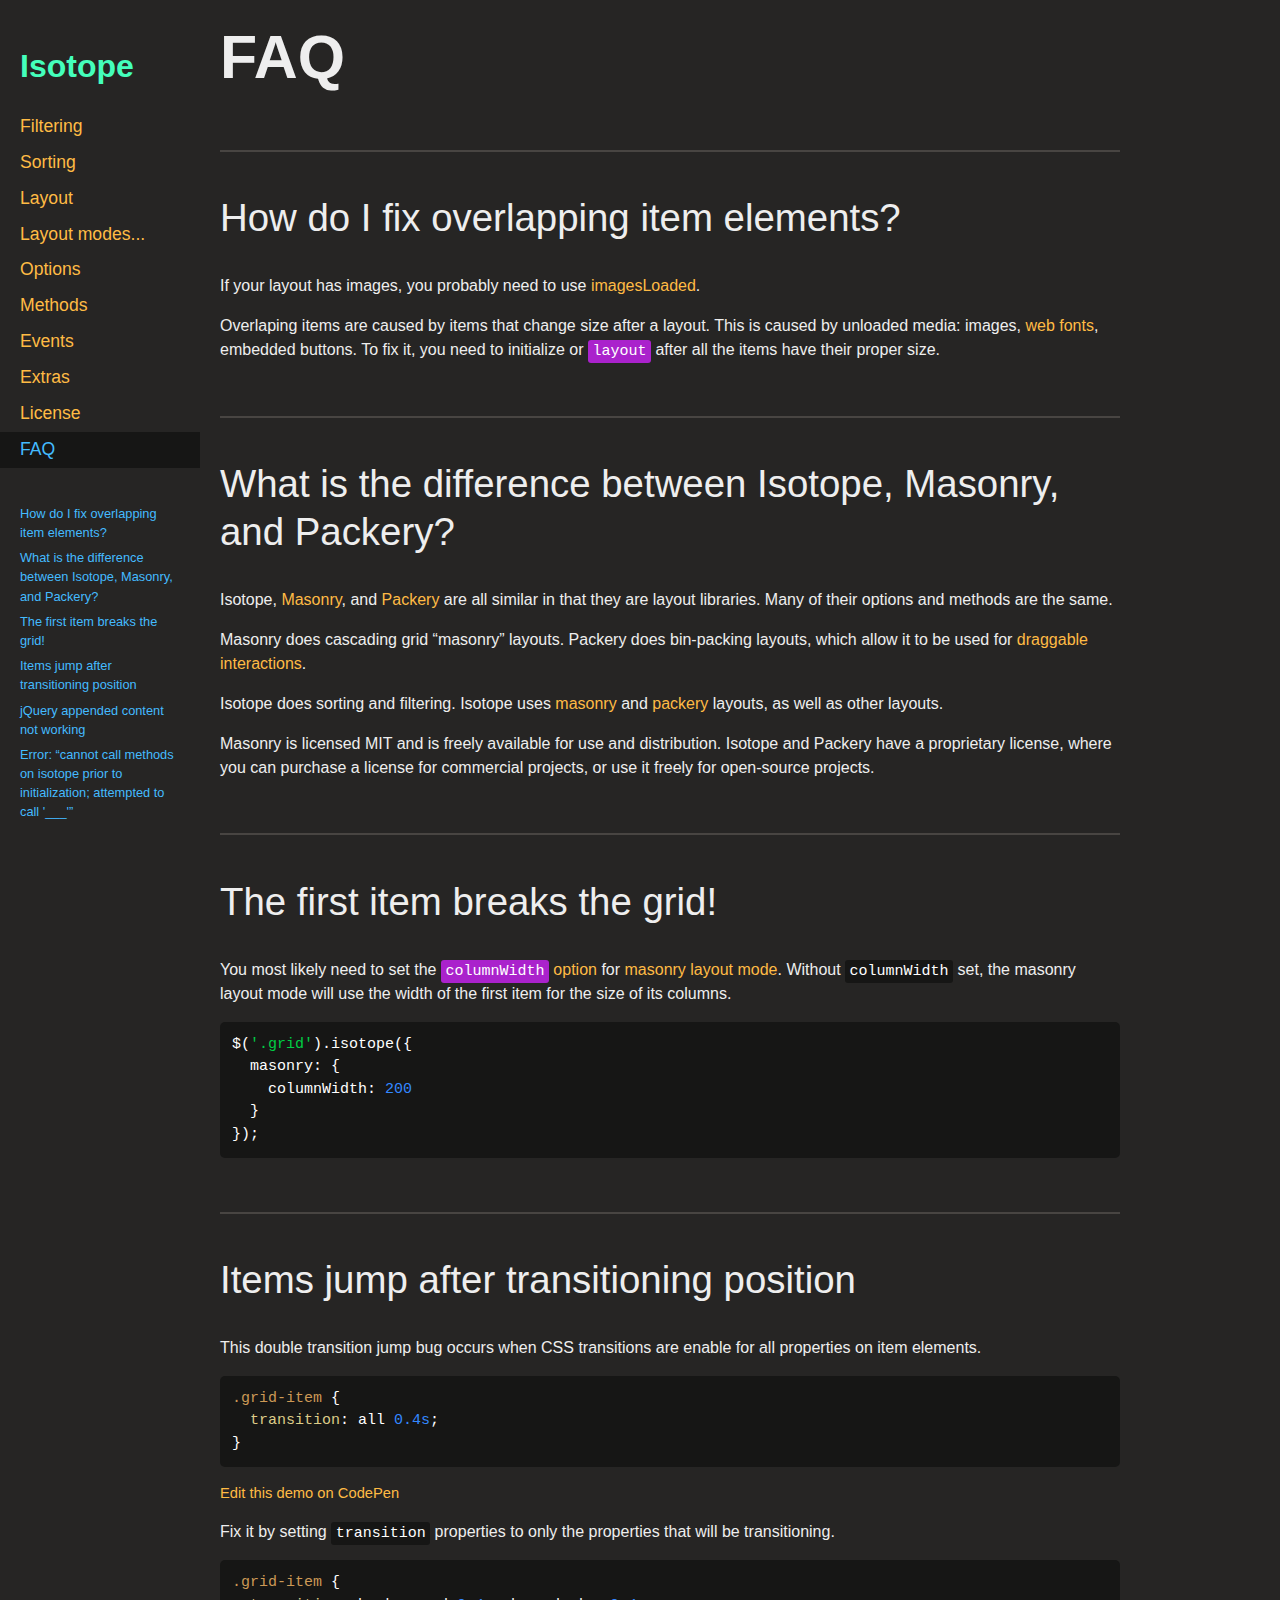
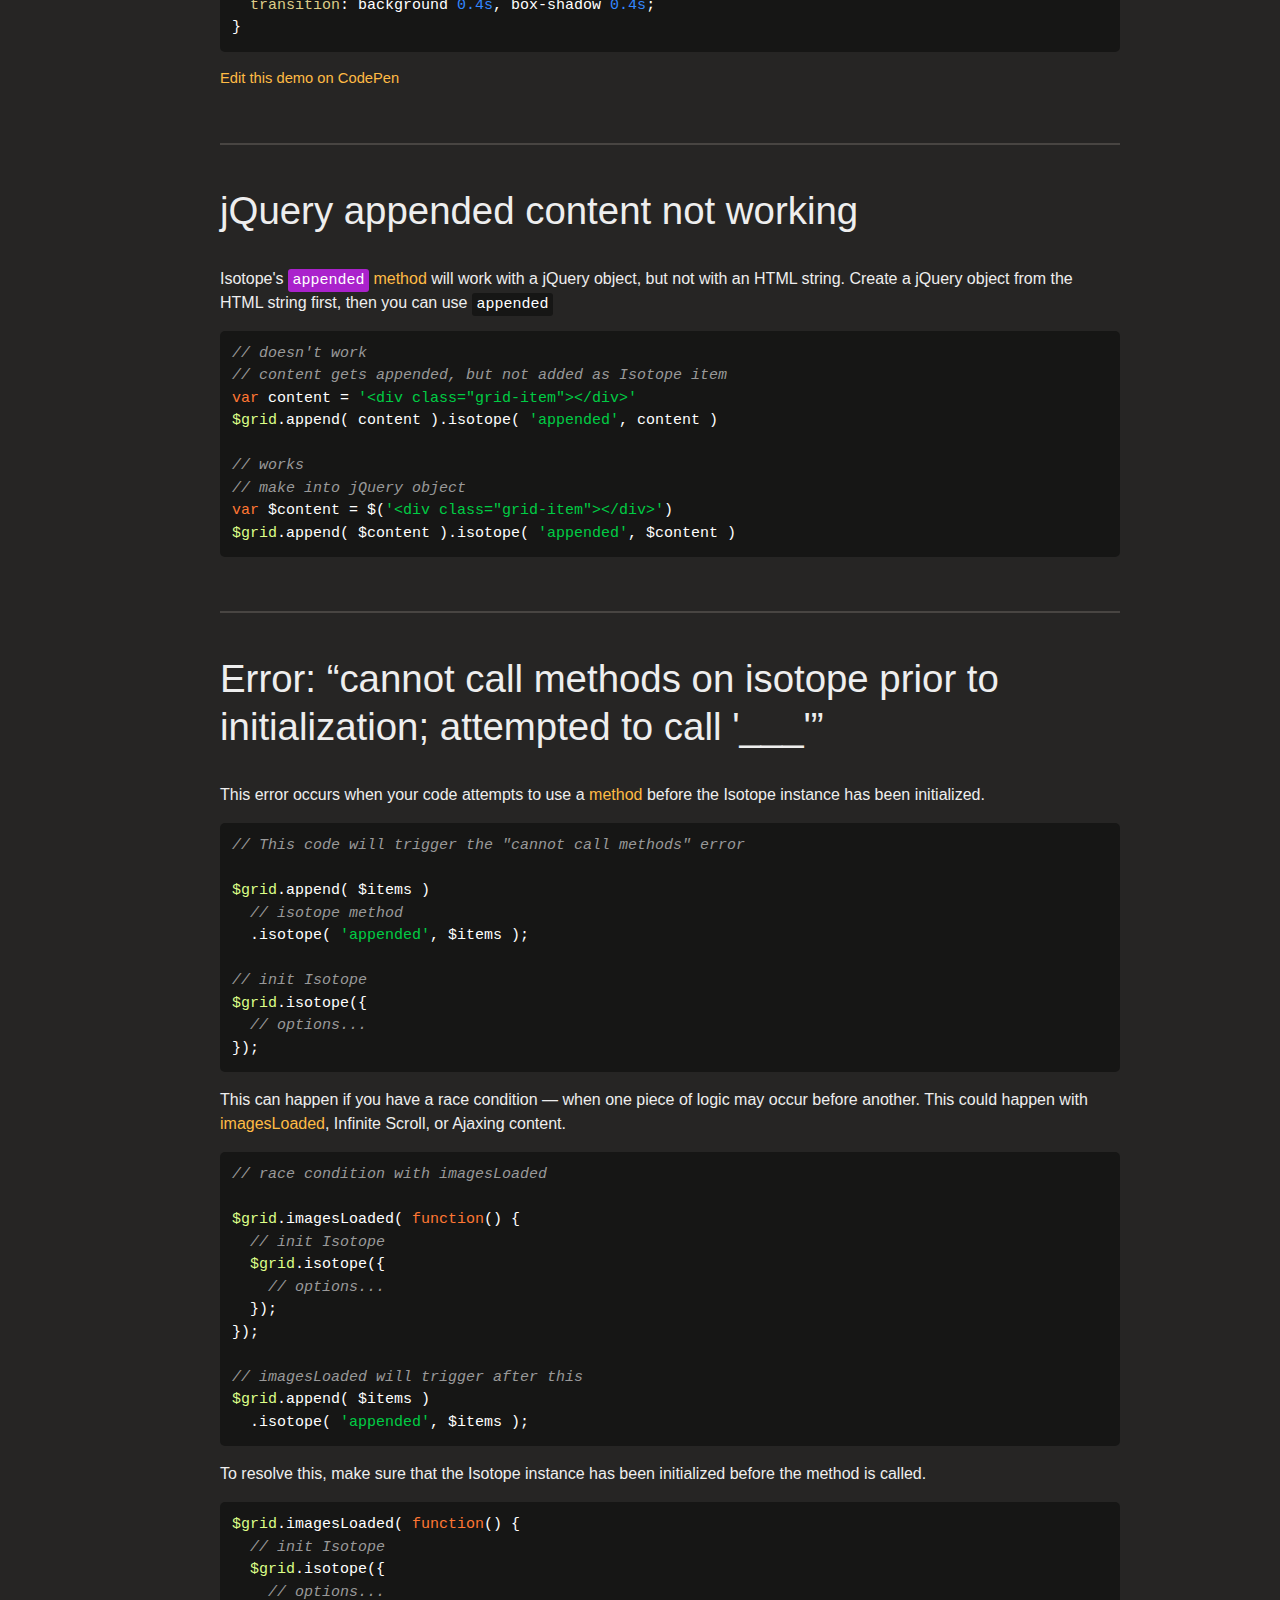
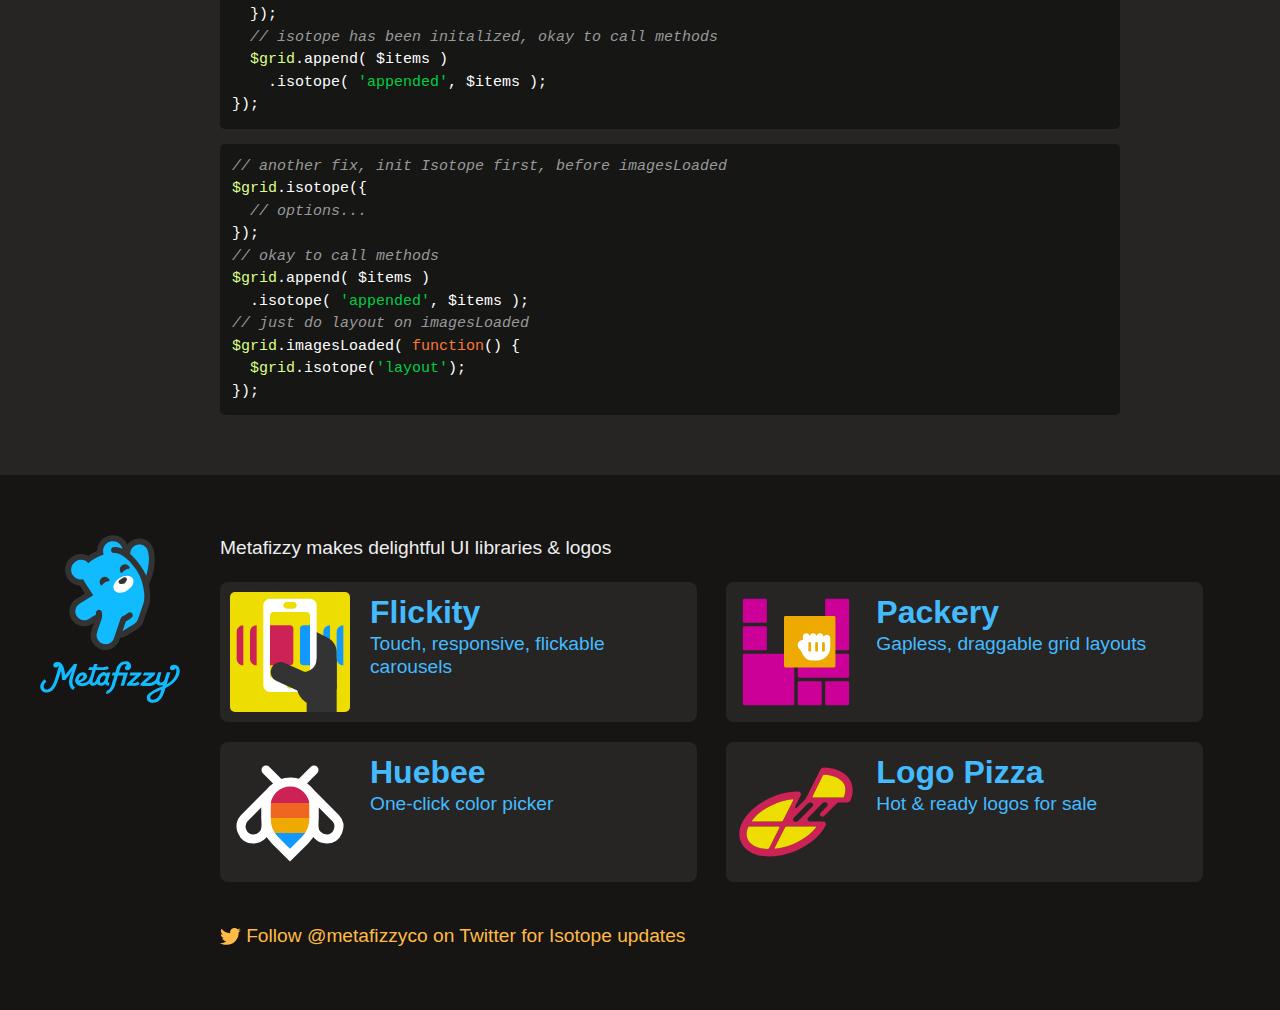
<file: isotope-docs/isotope-docs/faq.html>
<!doctype html>
<html class="export" lang="en">
<head>
  <meta charset="utf-8">
  <meta http-equiv="x-ua-compatible" content="ie=edge">
  <meta name="viewport" content="width=device-width">
  <meta name="description" content="filter &amp; sort magical layouts">

  <title>Isotope &#xB7; FAQ</title>

    <!-- Isotope does not require any CSS files -->
    <link rel="stylesheet" href="css/isotope-docs.css?3" media="screen">

  <meta name="twitter:card" content="summary">
  <meta name="twitter:site" content="@metafizzyco">
  <meta name="twitter:url" content="http://isotope.metafizzy.co/.html">
  <meta name="twitter:title" content="Isotope FAQ">
  <meta name="twitter:description" content="filter &amp; sort magical layouts">

</head>
<body class="page--faq">

  <div class="nav">
    <h1 class="nav__title"><a href=".">Isotope</a></h1>
  
    <ol class="site-nav">
      <li class="site-nav__item site-nav__item--filtering">
        <a class="site-nav__item__link" href="filtering.html">Filtering</a></li>
      <li class="site-nav__item site-nav__item--sorting">
        <a class="site-nav__item__link" href="sorting.html">Sorting</a></li>
      <li class="site-nav__item site-nav__item--layout ">
        <a class="site-nav__item__link" href="layout.html">Layout</a>
      </li>
      <li class="site-nav__item site-nav__item--layout-modes sub-nav-parent">
        <a class="site-nav__item__link" href="layout-modes.html">Layout modes</a>
        <ul class="sub-nav">
            <li class="sub-nav__item sub-nav__item--masonry">
              <a class="sub-nav__item__link" href="layout-modes/masonry.html">masonry</a></li>
            <li class="sub-nav__item sub-nav__item--fitrows">
              <a class="sub-nav__item__link" href="layout-modes/fitrows.html">fitRows</a></li>
            <li class="sub-nav__item sub-nav__item--vertical">
              <a class="sub-nav__item__link" href="layout-modes/vertical.html">vertical</a></li>
            <li class="sub-nav__item sub-nav__item--packery">
              <a class="sub-nav__item__link" href="layout-modes/packery.html">packery</a></li>
            <li class="sub-nav__item sub-nav__item--cellsbyrow">
              <a class="sub-nav__item__link" href="layout-modes/cellsbyrow.html">cellsByRow</a></li>
            <li class="sub-nav__item sub-nav__item--masonryhorizontal">
              <a class="sub-nav__item__link" href="layout-modes/masonryhorizontal.html">masonryHorizontal</a></li>
            <li class="sub-nav__item sub-nav__item--fitcolumns">
              <a class="sub-nav__item__link" href="layout-modes/fitcolumns.html">fitColumns</a></li>
            <li class="sub-nav__item sub-nav__item--cellsbycolumn">
              <a class="sub-nav__item__link" href="layout-modes/cellsbycolumn.html">cellsByColumn</a></li>
            <li class="sub-nav__item sub-nav__item--horiz">
              <a class="sub-nav__item__link" href="layout-modes/horiz.html">horiz</a></li>
        </ul>
      </li>
      <li class="site-nav__item site-nav__item--options">
        <a class="site-nav__item__link" href="options.html">Options</a></li>
      <li class="site-nav__item site-nav__item--methods">
        <a class="site-nav__item__link" href="methods.html">Methods</a></li>
      <li class="site-nav__item site-nav__item--events">
        <a class="site-nav__item__link" href="events.html">Events</a></li>
      <li class="site-nav__item site-nav__item--extras">
        <a class="site-nav__item__link" href="extras.html">Extras</a></li>
      <li class="site-nav__item site-nav__item--license">
        <a class="site-nav__item__link" href="license.html">License</a></li>
      <li class="site-nav__item site-nav__item--faq">
        <a class="site-nav__item__link" href="faq.html">FAQ</a></li>
    </ol>
  
    <ul class="page-nav" data-js="page-nav">
<li class="page-nav__item page-nav__item--h2"><a href="#how-do-i-fix-overlapping-item-elements">How do I fix overlapping item elements?</a></li>
<li class="page-nav__item page-nav__item--h2"><a href="#what-is-the-difference-between-isotope-masonry-and-packery">What is the difference between Isotope, Masonry, and Packery?</a></li>
<li class="page-nav__item page-nav__item--h2"><a href="#the-first-item-breaks-the-grid">The first item breaks the grid!</a></li>
<li class="page-nav__item page-nav__item--h2"><a href="#items-jump-after-transitioning-position">Items jump after transitioning position</a></li>
<li class="page-nav__item page-nav__item--h2"><a href="#jquery-appended-content-not-working">jQuery appended content not working</a></li>
<li class="page-nav__item page-nav__item--h2"><a href="#error-cannot-call-methods-on-isotope-prior-to-initialization-attempted-to-call-___">Error: &#x201C;cannot call methods on isotope prior to initialization; attempted to call &apos;___&apos;&#x201D;</a></li>
</ul>
  </div>


  <div id="content" class="main">
    <div class="container">
        <h1>FAQ</h1>



  <h2 id="how-do-i-fix-overlapping-item-elements">How do I fix overlapping item elements?</h2>

  <p>If your layout has images, you probably need to use <a href="layout.html#imagesloaded">imagesLoaded</a>.</p>

  <p>Overlaping items are caused by items that change size after a layout. This is caused by unloaded media: images, <a href="extras.html#web-fonts">web fonts</a>, embedded buttons. To fix it, you need to initialize or <a href="methods.html#layout"><code>layout</code></a> after all the items have their proper size.</p>


  <h2 id="what-is-the-difference-between-isotope-masonry-and-packery">What is the difference between Isotope, Masonry, and Packery?</h2>

  <p>Isotope, <a href="http://masonry.desandro.com">Masonry</a>, and <a href="http://packery.metafizzy.co">Packery</a> are all similar in that they are layout libraries. Many of their options and methods are the same.</p>

  <p>Masonry does cascading grid &#x201C;masonry&#x201D; layouts. Packery does bin-packing layouts, which allow it to be used for <a href="http://packery.metafizzy.co/draggable.html">draggable interactions</a>.</p>

  <p>Isotope does sorting and filtering. Isotope uses <a href="layout-modes/masonry.html">masonry</a> and <a href="layout-modes/packery.html">packery</a> layouts, as well as other layouts. </p>

  <p>Masonry is licensed MIT and is freely available for use and distribution. Isotope and Packery have a proprietary license, where you can purchase a license for commercial projects, or use it freely for open-source projects.</p>


<h2 id="the-first-item-breaks-the-grid">The first item breaks the grid!</h2>

<p>You most likely need to set the <a href="layout-modes/masonry.html#columnwidth"><code>columnWidth</code> option</a> for <a href="layout-modes/masonry.html">masonry layout mode</a>. Without <code>columnWidth</code> set, the masonry layout mode will use the width of the first item for the size of its columns.</p>

<pre><code class="js">$(<span class="string">&apos;.grid&apos;</span>).isotope({
  <span class="attr">masonry</span>: {
    <span class="attr">columnWidth</span>: <span class="number">200</span>
  }
});
</code></pre>


<h2 id="items-jump-after-transitioning-position">Items jump after transitioning position</h2>

<p>This double transition jump bug occurs when CSS transitions are enable for all properties on item elements.</p>

<pre><code class="css"><span class="selector-class">.grid-item</span> {
  <span class="attribute">transition</span>: all <span class="number">0.4s</span>;
}
</code></pre>

<p class="edit-demo">
    <a href="http://codepen.io/desandro/pen/NxoRxp">Edit this demo on CodePen</a>
</p>

<p>Fix it by setting <code>transition</code> properties to only the properties that will be transitioning.</p>

<pre><code class="css"><span class="selector-class">.grid-item</span> {
  <span class="attribute">transition</span>: background <span class="number">0.4s</span>, box-shadow <span class="number">0.4s</span>;
}
</code></pre>

<p class="edit-demo">
    <a href="http://codepen.io/desandro/pen/qbgaRG">Edit this demo on CodePen</a>
</p>


<h2 id="jquery-appended-content-not-working">jQuery appended content not working</h2>

<p>Isotope&apos;s <a href="methods.html#appended"><code>appended</code> method</a> will work with a jQuery object, but not with an HTML string. Create a jQuery object from the HTML string first, then you can use <code>appended</code></p>

<pre><code class="js"><span class="comment">// doesn&apos;t work</span>
<span class="comment">// content gets appended, but not added as Isotope item</span>
<span class="keyword">var</span> content = <span class="string">&apos;&lt;div class=&quot;grid-item&quot;&gt;&lt;/div&gt;&apos;</span>
<span class="jquery_var">$grid</span>.append( content ).isotope( <span class="string">&apos;appended&apos;</span>, content )

<span class="comment">// works</span>
<span class="comment">// make into jQuery object</span>
<span class="keyword">var</span> $content = $(<span class="string">&apos;&lt;div class=&quot;grid-item&quot;&gt;&lt;/div&gt;&apos;</span>)
<span class="jquery_var">$grid</span>.append( $content ).isotope( <span class="string">&apos;appended&apos;</span>, $content )
</code></pre>


<h2 id="error-cannot-call-methods-on-isotope-prior-to-initialization-attempted-to-call-___">Error: &#x201C;cannot call methods on isotope prior to initialization; attempted to call &apos;___&apos;&#x201D;</h2>

<p>This error occurs when your code attempts to use a <a href="methods.html">method</a> before the Isotope instance has been initialized.</p>

<pre><code class="js"><span class="comment">// This code will trigger the &quot;cannot call methods&quot; error</span>

<span class="jquery_var">$grid</span>.append( $items )
  <span class="comment">// isotope method</span>
  .isotope( <span class="string">&apos;appended&apos;</span>, $items );

<span class="comment">// init Isotope</span>
<span class="jquery_var">$grid</span>.isotope({
  <span class="comment">// options...</span>
});
</code></pre>

<p>This can happen if you have a race condition &#x2014; when one piece of logic may occur before another. This could happen with <a href="layout.html#imagesloaded">imagesLoaded</a>, Infinite Scroll, or Ajaxing content.</p>

<pre><code class="js"><span class="comment">// race condition with imagesLoaded</span>

<span class="jquery_var">$grid</span>.imagesLoaded( <span class="function"><span class="keyword">function</span>(<span class="params"></span>) </span>{
  <span class="comment">// init Isotope</span>
  <span class="jquery_var">$grid</span>.isotope({
    <span class="comment">// options...</span>
  });
});

<span class="comment">// imagesLoaded will trigger after this</span>
<span class="jquery_var">$grid</span>.append( $items )
  .isotope( <span class="string">&apos;appended&apos;</span>, $items );
</code></pre>

<p>To resolve this, make sure that the Isotope instance has been initialized before the method is called.</p>

<pre><code class="js"><span class="jquery_var">$grid</span>.imagesLoaded( <span class="function"><span class="keyword">function</span>(<span class="params"></span>) </span>{
  <span class="comment">// init Isotope</span>
  <span class="jquery_var">$grid</span>.isotope({
    <span class="comment">// options...</span>
  });
  <span class="comment">// isotope has been initalized, okay to call methods</span>
  <span class="jquery_var">$grid</span>.append( $items )
    .isotope( <span class="string">&apos;appended&apos;</span>, $items );
});
</code></pre>

<pre><code class="js"><span class="comment">// another fix, init Isotope first, before imagesLoaded</span>
<span class="jquery_var">$grid</span>.isotope({
  <span class="comment">// options...</span>
});
<span class="comment">// okay to call methods</span>
<span class="jquery_var">$grid</span>.append( $items )
  .isotope( <span class="string">&apos;appended&apos;</span>, $items );
<span class="comment">// just do layout on imagesLoaded</span>
<span class="jquery_var">$grid</span>.imagesLoaded( <span class="function"><span class="keyword">function</span>(<span class="params"></span>) </span>{
  <span class="jquery_var">$grid</span>.isotope(<span class="string">&apos;layout&apos;</span>);
});
</code></pre>

    </div>
  </div>

  <footer class="site-footer">
  
    <div class="container">
  
      <p class="site-footer__copy">Metafizzy makes delightful UI libraries &amp; logos</p>
  
      <div class="showcase">
      
        <ul class="showcase-item-list">
      
            <li class="showcase-item">
              <a class="showcase-item__link" href="http://flickity.metafizzy.co">
                <div class="showcase-item__image">
                    <svg class="flickity-illo" xmlns="http://www.w3.org/2000/svg" viewbox="0 0 360 360" width="100" height="100">
                      <path class="flickity-illo__color1" fill="#19F" d="M300 220L300 220c-11 0-20-9-20-20v-80c0-11 9-20 20-20h0V220z"/>
                      <path class="flickity-illo__color1" fill="#19F" d="M340 220L340 220c-11 0-20-9-20-20v-80c0-11 9-20 20-20h0V220z"/>
                      <path class="flickity-illo__color2" fill="#333" d="M320 290V180c0-18-10-35-27-43L240 110v180H320z"/>
                      <path class="flickity-illo__color3" fill="white" d="M240 300H120c-11 0-20-9-20-20V40c0-11 9-20 20-20h120c11 0 20 9 20 20v240C260 291 251 300 240 300z"/>
                      <path class="flickity-illo__color4" fill="#ED0" d="M230 260H130c-6 0-10-5-10-10V70c0-6 5-10 10-10h100c6 0 10 5 10 10v180 C240 256 236 260 230 260z"/>
                      <path class="flickity-illo__color2" fill="#333" d="M260 200h60v81c0 32-26 59-59 59h0c-34 0-61-27-61-61V240h20 C242 240 260 222 260 200L260 200z"/>
                      <path class="flickity-illo__color5" fill="#C25" d="M180 220h-60V100h60c6 0 10 5 10 10v100C190 216 186 220 180 220z"/>
                      <path class="flickity-illo__color1" fill="#19F" d="M240 220h-20c-6 0-10-5-10-10V110c0-6 5-10 10-10h20V220z"/>
                      <rect class="flickity-illo__color2" fill="#333" x="230" y="280" width="90" height="80"/>
                      <circle class="flickity-illo__color4" fill="#ED0" cx="180" cy="280" r="10"/>
                      <line class="flickity-illo__thumb" stroke="#333" stroke-width="60" stroke-linecap="round" x1="262" y1="290" x2="152" y2="240"/>
                      <path class="flickity-illo__color4" fill="#ED0" d="M190 50h-20c-6 0-10-5-10-10v0c0-6 5-10 10-10h20c6 0 10 5 10 10v0C200 46 196 50 190 50z"/>
                      <path class="flickity-illo__color5" fill="#C25" d="M80 220L80 220c-11 0-20-9-20-20v-80c0-11 9-20 20-20h0V220z"/>
                      <path class="flickity-illo__color5" fill="#C25" d="M40 220L40 220c-11 0-20-9-20-20v-80c0-11 9-20 20-20h0V220z"/>
                    </svg>
                </div>
                <div class="showcase-item__text">
                  <h3 class="showcase-item__title">Flickity</h3>
                  <p class="showcase-item__description">Touch, responsive, flickable carousels</p>
                </div>
              </a>
            </li>
      
            <li class="showcase-item">
              <a class="showcase-item__link" href="http://packery.metafizzy.co">
                <div class="showcase-item__image">
                    <svg class="packery-illo" xmlns="http://www.w3.org/2000/svg" viewbox="0 0 700 700" width="100" height="100">
                      <path class="packery-illo__item" fill="#C09" d="M172 180H48c-4 0-8-4-8-8V48c0-4 4-8 8-8h124c4 0 8 4 8 8v124C180 176 176 180 172 180z"/>
                      <path class="packery-illo__item" fill="#C09" d="M172 340H48c-4 0-8-4-8-8V208c0-4 4-8 8-8h124c4 0 8 4 8 8v124C180 336 176 340 172 340z"/>
                      <path class="packery-illo__item" fill="#C09" d="M492 660H368c-4 0-8-4-8-8V528c0-4 4-8 8-8h124c4 0 8 4 8 8v124C500 656 496 660 492 660z"/>
                      <path class="packery-illo__item" fill="#C09" d="M652 660H528c-4 0-8-4-8-8V528c0-4 4-8 8-8h124c4 0 8 4 8 8v124C660 656 656 660 652 660z"/>
                      <path class="packery-illo__item" fill="#C09" d="M652 500H368c-4 0-8-4-8-8V368c0-4 4-8 8-8h284c4 0 8 4 8 8v124C660 496 656 500 652 500z"/>
                      <path class="packery-illo__item" fill="#C09" d="M332 660H48c-4 0-8-4-8-8V368c0-4 4-8 8-8h284c4 0 8 4 8 8v284C340 656 336 660 332 660z"/>
                      <path class="packery-illo__item" fill="#C09" d="M652 340H528c-4 0-8-4-8-8V48c0-4 4-8 8-8h124c4 0 8 4 8 8v284C660 336 656 340 652 340z"/>
                      <path class="packery-illo__draggie" fill="#EA0" d="M572 440H288c-4 0-8-4-8-8V148c0-4 4-8 8-8h284c4 0 8 4 8 8v284C580 436 576 440 572 440z"/>
                      <g>
                        <path class="packery-illo__hand" fill="white" d="M530 250c-11 0-20 9-20 20v-10c0-11-9-20-20-20s-20 9-20 20c0-11-9-20-20-20s-20 9-20 20c0-11-9-20-20-20
                          s-20 9-20 20v20c-17 0-30 13-30 30c0 11 6 20 14 25l19 35c10 18 30 30 51 30h28
                          c43 0 78-35 78-78V270C550 259 541 250 530 250z"/>
                        <line class="packery-illo__hand-line" stroke="#EA0" fill="none" stroke-width="16" stroke-linecap="round" x1="430" y1="300" x2="430" y2="340"/>
                        <line class="packery-illo__hand-line" stroke="#EA0" fill="none" stroke-width="16" stroke-linecap="round" x1="470" y1="300" x2="470" y2="340"/>
                        <line class="packery-illo__hand-line" stroke="#EA0" fill="none" stroke-width="16" stroke-linecap="round" x1="510" y1="300" x2="510" y2="340"/>
                      </g>
                    </svg>
                </div>
                <div class="showcase-item__text">
                  <h3 class="showcase-item__title">Packery</h3>
                  <p class="showcase-item__description">Gapless, draggable grid layouts</p>
                </div>
              </a>
            </li>
      
            <li class="showcase-item">
              <a class="showcase-item__link" href="http://huebee.buzz">
                <div class="showcase-item__image">
                    <svg class="huebee-illo" xmlns="http://www.w3.org/2000/svg" viewbox="0 0 200 200" width="100" height="100">
                      <polygon class="huebee-illo__stripe4" fill="#19F" points="100,170 65,135 135,135 "/>
                      <rect class="huebee-illo__stripe3" fill="#EA0" x="65" y="110" width="70" height="25"/>
                      <rect class="huebee-illo__stripe2" fill="#E62" x="65" y="85" width="70" height="25"/>
                      <polygon class="huebee-illo__stripe1" fill="#C25" points="135,85 65,85 65,70 80,55 120,55 135,70 "/>
                      <path class="huebee-illo__line" stroke="#333" fill="none" stroke-width="15" d="M140 90c0-22-18-40-39-40C78 50 60 68 60 91V110c0 14 5 27 15 37
                        l25 25l25-25c10-10 15-23 15-37V90z"/>
                      <path class="huebee-illo__line" stroke="#333" fill="none" stroke-width="15" d="M60 74v50c0 11-9 21-21 21h0c-18 0-27-22-15-35L60 74z"/>
                      <path class="huebee-illo__line" stroke="#333" fill="none" stroke-width="15" d="M140 74v50c0 11 9 21 21 21h0c18 0 27-22 15-35L140 74z"/>
                      <line class="huebee-illo__line huebee-illo__antenna" stroke="#333" fill="none" stroke-width="15" stroke-linecap="round" x1="60" y1="30" x2="80" y2="50"/>
                      <line class="huebee-illo__line huebee-illo__antenna" stroke="#333" fill="none" stroke-width="15" stroke-linecap="round" x1="140" y1="30" x2="120" y2="50"/>
                    </svg>
                </div>
                <div class="showcase-item__text">
                  <h3 class="showcase-item__title">Huebee</h3>
                  <p class="showcase-item__description">One-click color picker</p>
                </div>
              </a>
            </li>
      
            <li class="showcase-item">
              <a class="showcase-item__link" href="http://logo.pizza">
                <div class="showcase-item__image">
                    <svg class="logo-pizza-illo" xmlns="http://www.w3.org/2000/svg" viewbox="0 0 700 700" width="100" height="100">
                      <path class="logo-pizza-illo__outline" fill="#C25" d="M513 91c-9-0-17 5-21 12l-80 160c-3 5-6 10-11 15l-47 47
                        c-5 5-12-1-9-7l32-64c5-11-2-23-14-23h-0c-121 0-268 70-327 180
                        C-9 497 35 609 196 609c138 0 279-85 327-180v0c5-11-2-23-14-23h-77c-13 0-19-15-10-24
                        l81-81c5-5 11-8 18-8l0 0c13 0 19 15 10 24L494 354c-6 6-6 14 0 20c3 3 6 4 10 4
                        c4 0 7-1 10-4l80-80h53c9 0 17-5 21-13C707 190 656 97 513 91z M334 281l-59 117
                        c-2 5-7 8-13 8H97c-4 0-6-4-3-7c49-64 143-114 236-124C333 275 335 278 334 281z
                         M70 441c2-4 6-7 10-7h168c4 0 7 4 5 8l-59 118c-2 4-6 6-11 6
                        C106 565 38 521 70 441z M466 441c-49 64-143 114-236 124c-3 0-6-3-4-6l59-117
                        c2-5 7-8 13-8h166C466 434 468 438 466 441z M446 318l-81 81c-5 5-11 8-18 8l0 0
                        c-13 0-19-15-10-24l81-81c5-5 11-8 18-8l0 0C449 294 455 309 446 318z M447 258L506 139
                        c2-4 6-7 11-6c101 7 140 60 114 126c-2 4-6 7-10 7H452C448 266 445 262 447 258z"/>
                      <path class="logo-pizza-illo__slice" fill="#ED0" d="M334 281l-59 117c-2 5-7 8-13 8H97c-4 0-6-4-3-7
                        c49-64 143-114 236-124C333 275 335 278 334 281z"/>
                      <path class="logo-pizza-illo__slice" fill="#ED0" d="M70 441c2-4 6-7 10-7h168c4 0 7 4 5 8l-59 118c-2 4-6 6-11 6
                        C106 565 38 521 70 441z"/>
                      <path class="logo-pizza-illo__slice" fill="#ED0" d="M466 441c-49 64-143 114-236 124c-3 0-6-3-4-6l59-117
                        c2-5 7-8 13-8h166C466 434 468 438 466 441z"/>
                      <path class="logo-pizza-illo__slice" fill="#ED0" d="M447 258L506 139c2-4 6-7 11-6c101 7 140 60 114 126c-2 4-6 7-10 7H452
                        C448 266 445 262 447 258z"/>
                    </svg>
                </div>
                <div class="showcase-item__text">
                  <h3 class="showcase-item__title">Logo Pizza</h3>
                  <p class="showcase-item__description">Hot &amp; ready logos for sale</p>
                </div>
              </a>
            </li>
      
        </ul> 
      
      </div>
  
      <p class="site-footer__copy">
        <a href="https://twitter.com/metafizzyco">
          <svg class="twitter-logo" xmlns="http://www.w3.org/2000/svg" viewbox="0 0 512 512" width="30" height="30">
            <path d="M512 97c-19 8-39 14-60 16 22-13 38-34 46-58-20 12-43 21-67 25-19-19-46-32-77-32-58 0-117 52-102 129-87-4-165-46-216-110-24 40-19 107 32 140-17 0-33-5-48-13v1c0 51 36 93 84 103-15 4-34 5-47 2 13 42 52 72 98 73-47 36-96 49-155 44 46 30 102 47 161 47 197 0 306-168 299-312 20-15 38-34 52-55z"/>
          </svg>
          Follow @metafizzyco on Twitter for Isotope updates
        </a>
      </p>
  
      <div class="metafizzy-brand">
        <a class="metafizzy-brand__link" href="http://metafizzy.co">
          <svg class="metafizzy-logo" xmlns="http://www.w3.org/2000/svg" viewbox="0 0 780 1000" width="78" height="100">
            <path class="metafizzy-logo__outline" fill="#333" d="M642 31c-49 0-85 29-102 51C528 55 490 2 415 2
              c-76 0-134 59-137 135c-18 7-62 34-75 43c-20-10-42-16-65-16h0c-68 0-137 53-137 139
              c0 78 67 133 128 135c11 19 26 42 44 69c1-1-74 46-74 46c-29 19-61 53-61 110
              c0 75 62 128 129 128c24 0 48-7 68-20l16-10l-23 66C199 917 267 998 350 998
              c54 0 104-35 122-87l7-20c19-2 37-8 55-18l92-57c25-16 45-39 54-68l46-131
              c19-54 14-125 1-185c8-16 51-112 51-220C779 58 695 31 642 31z"/>
            <clippath id="metafizzy-logo__body">
              <path d="M566 164c-2-34 19-67 54-78c41-13 84 9 97 50c21 67 7 146-13 218
                C688 310 631 222 566 164z M626 314C567 227 500 155 424 156c-14 0-25-13-25-27
                c1-14 13-25 27-25c42 1 71 15 73 16l0 0C489 70 426 33 371 66c-36 22-50 65-36 103
                c-37 11-108 52-132 75c-27-31-73-39-109-17c-41 25-53 78-29 118c20 32 58 47 93 39
                c15 30 44 74 87 138l-119 74c-36 23-48 71-25 107c25 39 74 45 107 25
                c23-14 61-38 61-38c-0-4-1-7-1-11c-2-14 7-27 21-30c14-2 27 7 30 21
                c5 29 1 52-3 62c0 0-22 61-38 111c-18 55 24 103 72 103c30 0 62-17 74-52l60-174
                c3-7 8-13 16-16c25-9 45-27 45-27c11-10 27-9 36 2c10 11 9 27-2 36
                c-1 1-22 20-51 33l-29 84l0 0c3-1 5-3 8-4l92-57c15-9 27-24 33-41l46-131
                C705 521 671 383 626 314z"/>
            </clippath>
            <g clip-path="url(#metafizzy-logo__body)">
              <polygon class="metafizzy-logo__stripe4" fill="#19F" points="1016 544 278 1018 174 837 911 373"/>
              <polygon class="metafizzy-logo__stripe3" fill="#EA0" points="822 435 174 843 85 695 822 232"/>
              <polygon class="metafizzy-logo__stripe2" fill="#E62" points="822 238 85 701 74 469 717 65"/>
              <polygon class="metafizzy-logo__stripe1" fill="#C25" points="717 70 -20 533 -20 299 612 -100"/>
            </g>
            <path class="metafizzy-logo__snout" fill="white" d="M474 373c-44 27-66 73-48 103c18 30 70 33 113 5
              c48-31 66-73 48-103C570 347 519 345 474 373z"/>
            <path class="metafizzy-logo__eyes-nose" fill="#333" d="M383 383c13 21-15 14-36 27s-28 41-40 20c-13-21-6-49 15-62
              C343 355 370 362 383 383z M497 260c-21 13-28 41-15 62c13 21 19-7 40-20s49-6 36-27
              S518 247 497 260z M467 416L467 416c4 6 11 10 18 9l22-2c6-1 12-4 15-9l12-19
              c4-6 4-14 0-20v0c-6-9-18-12-27-7l-34 21C464 395 461 407 467 416z"/>
          </svg>
          <svg class="metafizzy-wordmark" xmlns="http://www.w3.org/2000/svg" viewbox="0 0 1000 300" width="100" height="30">
            <path fill="#333" d="M491 121c3-9 13-39 13-39h-25c-1 2-2 5-3 8c-23-31-63 7-72 41
              c-4 10-12 25-23 25c-13 0 0-35 6-56c0 0 0-0 0-0c4-12 11-36 11-36s18 0 24 0
              c25 0 51 5 71-13l-14-15c-10 8-18 8-27 8c-13 0-48 0-48 0l7-23h-25L380 44h-29L345 65h29
              c-11 36-16 68-36 82c-14 10-38 17-53 7c19-8 51-21 51-45c0-13-8-29-28-29
              c-39 0-57 40-57 60c0 25 24 40 49 40c21 0 39-7 54-19c10 25 41 18 54 2
              c18 25 50 11 58-1c4 8 11 14 25 15l6-21C477 156 488 131 491 121z M301 102
              c9 0 10 7 8 12c-4 12-20 20-33 26C274 135 285 102 301 102z M443 156c-9 3-14-2-15-11
              c-3-19 25-60 42-33C464 139 454 152 443 156z M251 188l-15 19c-41-28-34-77-5-137
              l-50 65l-23-0c-1-18-4-52-8-64C126 150 105 225 49 225c-40 0-75-44-16-95l13 17
              c-33 28-19 57 2 57c46 0 62-87 87-169c0 0-1-1-1-1c-5 9-15 14-25 13
              c-11-1-17-11-14-21c3-10 14-18 25-18c15 0 23 1 34 12c14 13 23 50 26 80l63-79l23-0
              C243 104 211 166 251 188z M649 48c-2 6-11 18-25 18c-14 0-20-11-17-21c3-8 9-14 17-16
              c-8-9-28-7-38 2c-10 9-14 26-22 52h65l-29 94h-25l22-73h-40c0 0-14 48-22 72
              c-9 27-34 57-65 59l7-22c16-1 29-25 34-41c4-13 18-58 21-68c-6 0-13 0-19 0l6-21
              c5 0 12 0 19 0c4-12 7-24 11-36C558 21 583 1 613 1C641 1 656 22 649 48z M727 82h-82
              l-6 21h47l-62 56l-5 17c39 0 75 9 94-15l-16-14c-11 14-27 10-39 10l64-58L727 82z M998 70
              c0 38-27 89-102 123C883 238 866 299 804 299c-22 0-41-12-41-36c0-27 23-38 36-46
              c23-14 50-25 76-36c1-3 2-6 3-9c-16 6-38 3-48-12c-11 8-23 14-35 17
              c-22 5-57-0-79-0l5-18l61-55h-46l6-21h82l-6 17l-64 58c11 0 22 0 33-1
              c14-1 31-10 41-26c3-5 16-50 16-50l24 0c0 0-6 22-11 38c-4 13-8 35 8 35
              c12 0 23-13 26-23c3-10 15-50 15-50l25 0l-26 85c72-42 76-101 64-114c-5 9-15 16-26 14
              c-11-1-17-11-14-21c3-10 14-18 25-18C988 27 998 53 998 70z M867 206c-21 9-80 32-80 55
              c0 20 27 18 36 13C846 264 859 241 867 206z"/>
          </svg>
        </a>
      </div>
  
    </div>
  
  </footer>

<!-- Looking for isotope.js? Use isotope.pkgd.min.js -->
<!-- Isotope does NOT require jQuery. But it does make things easier -->
<script src="https://code.jquery.com/jquery-3.1.1.min.js"></script>
<script>window.jQuery || document.write('<script src="js/jquery.min.js"><\/script>')</script>

  <script src="js/isotope-docs.min.js?3"></script>


</body>
</html>
</file>
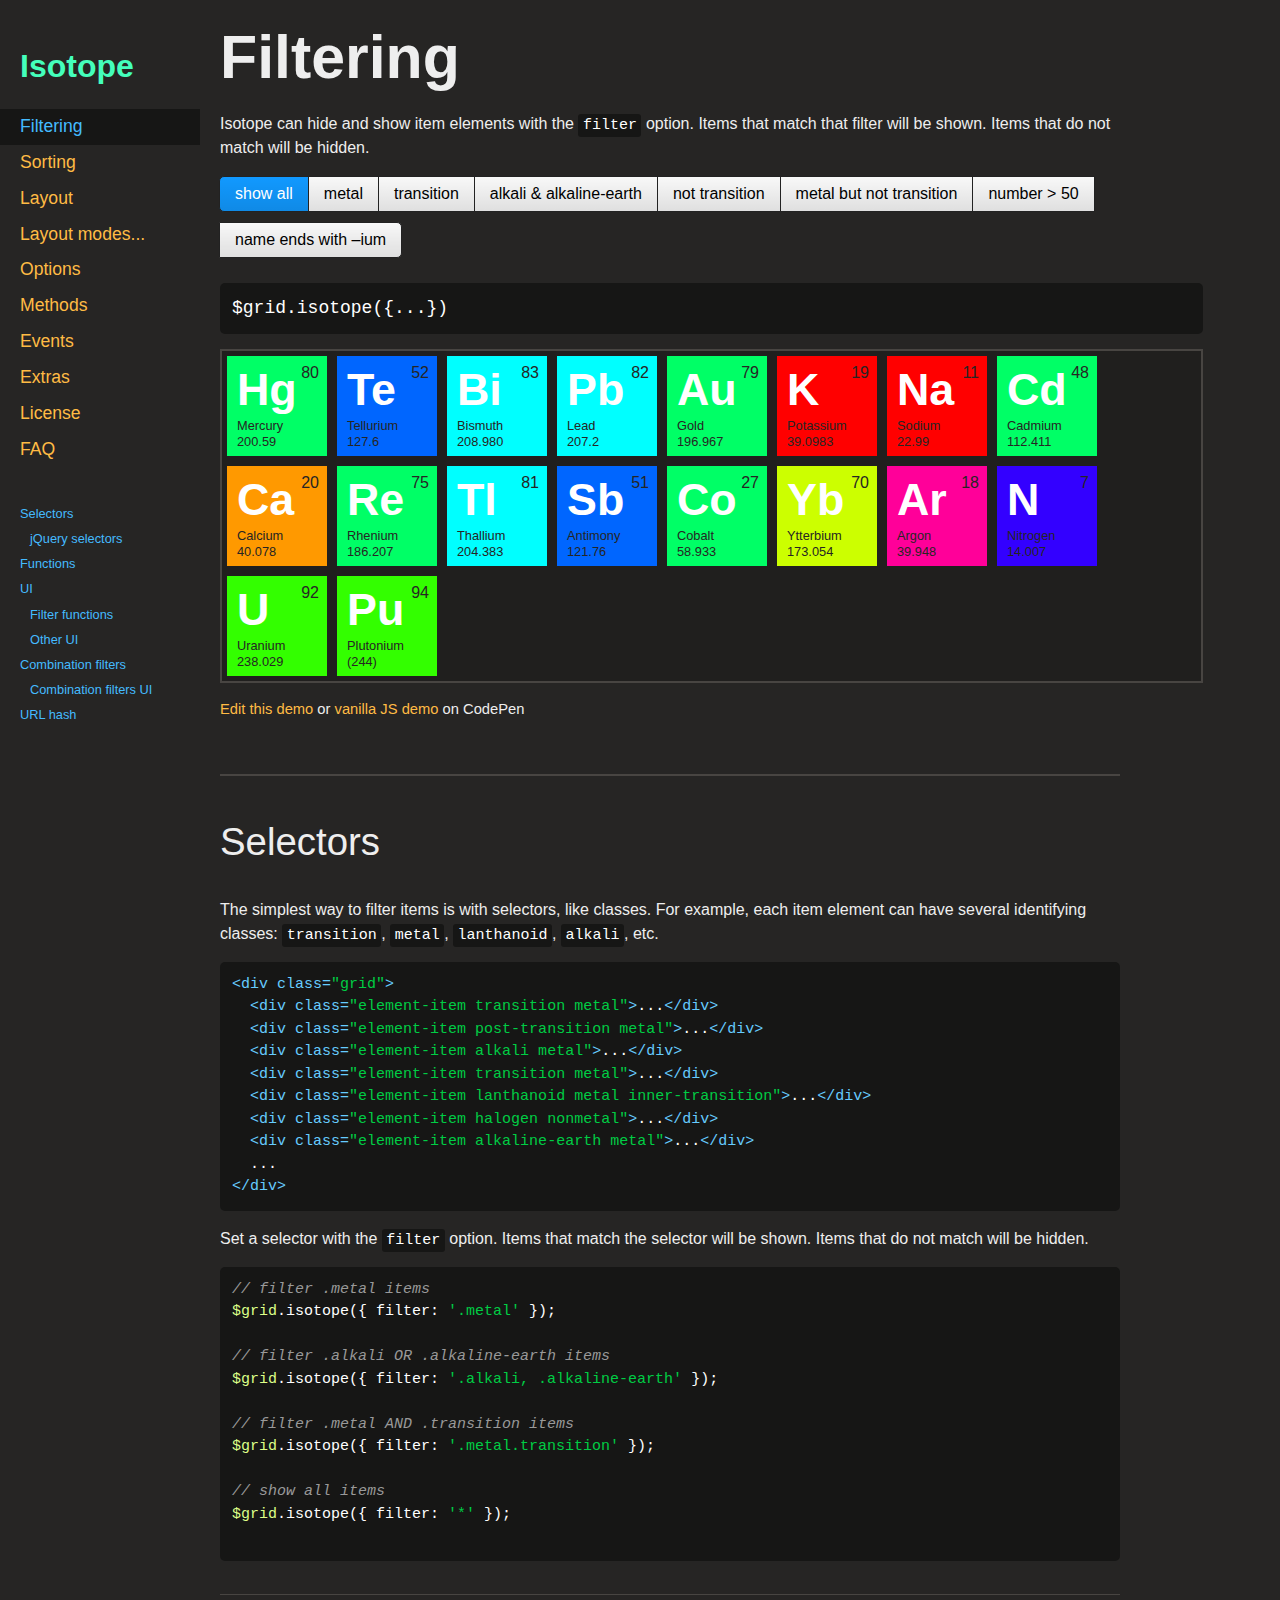
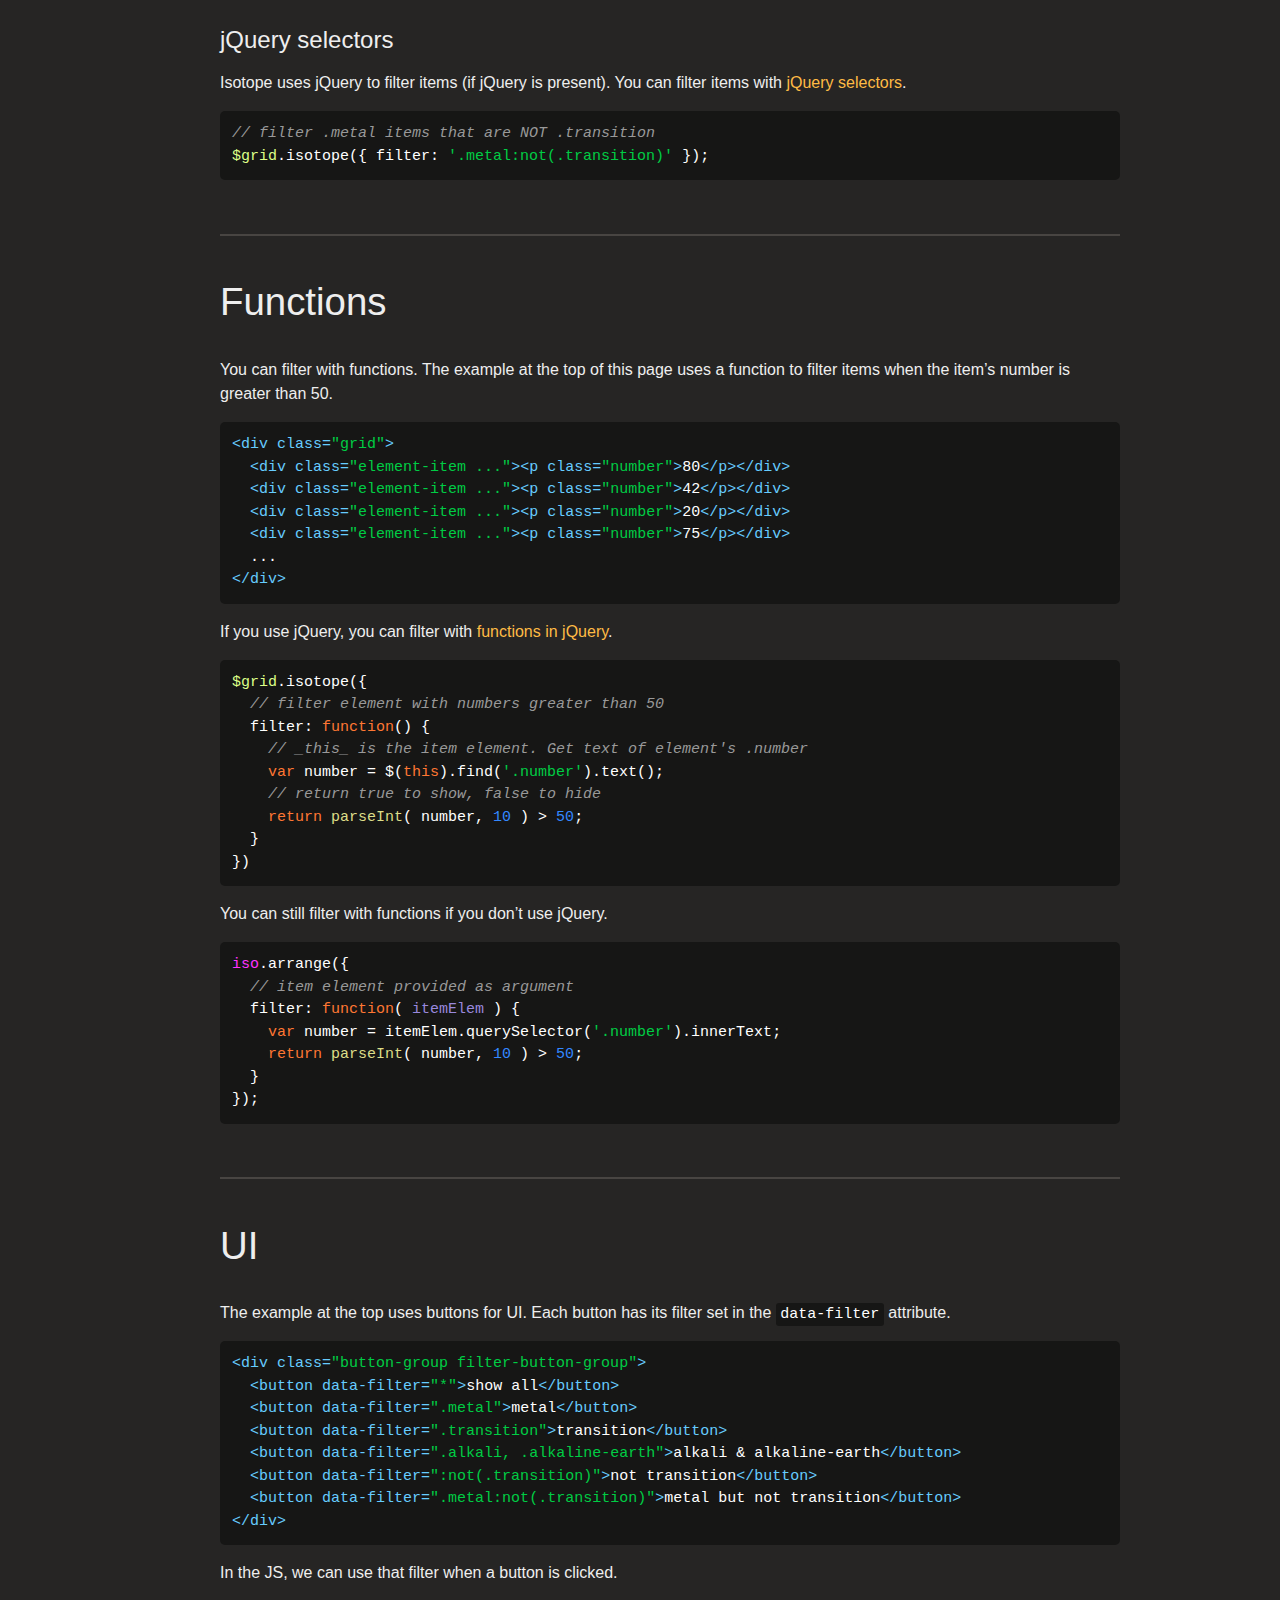
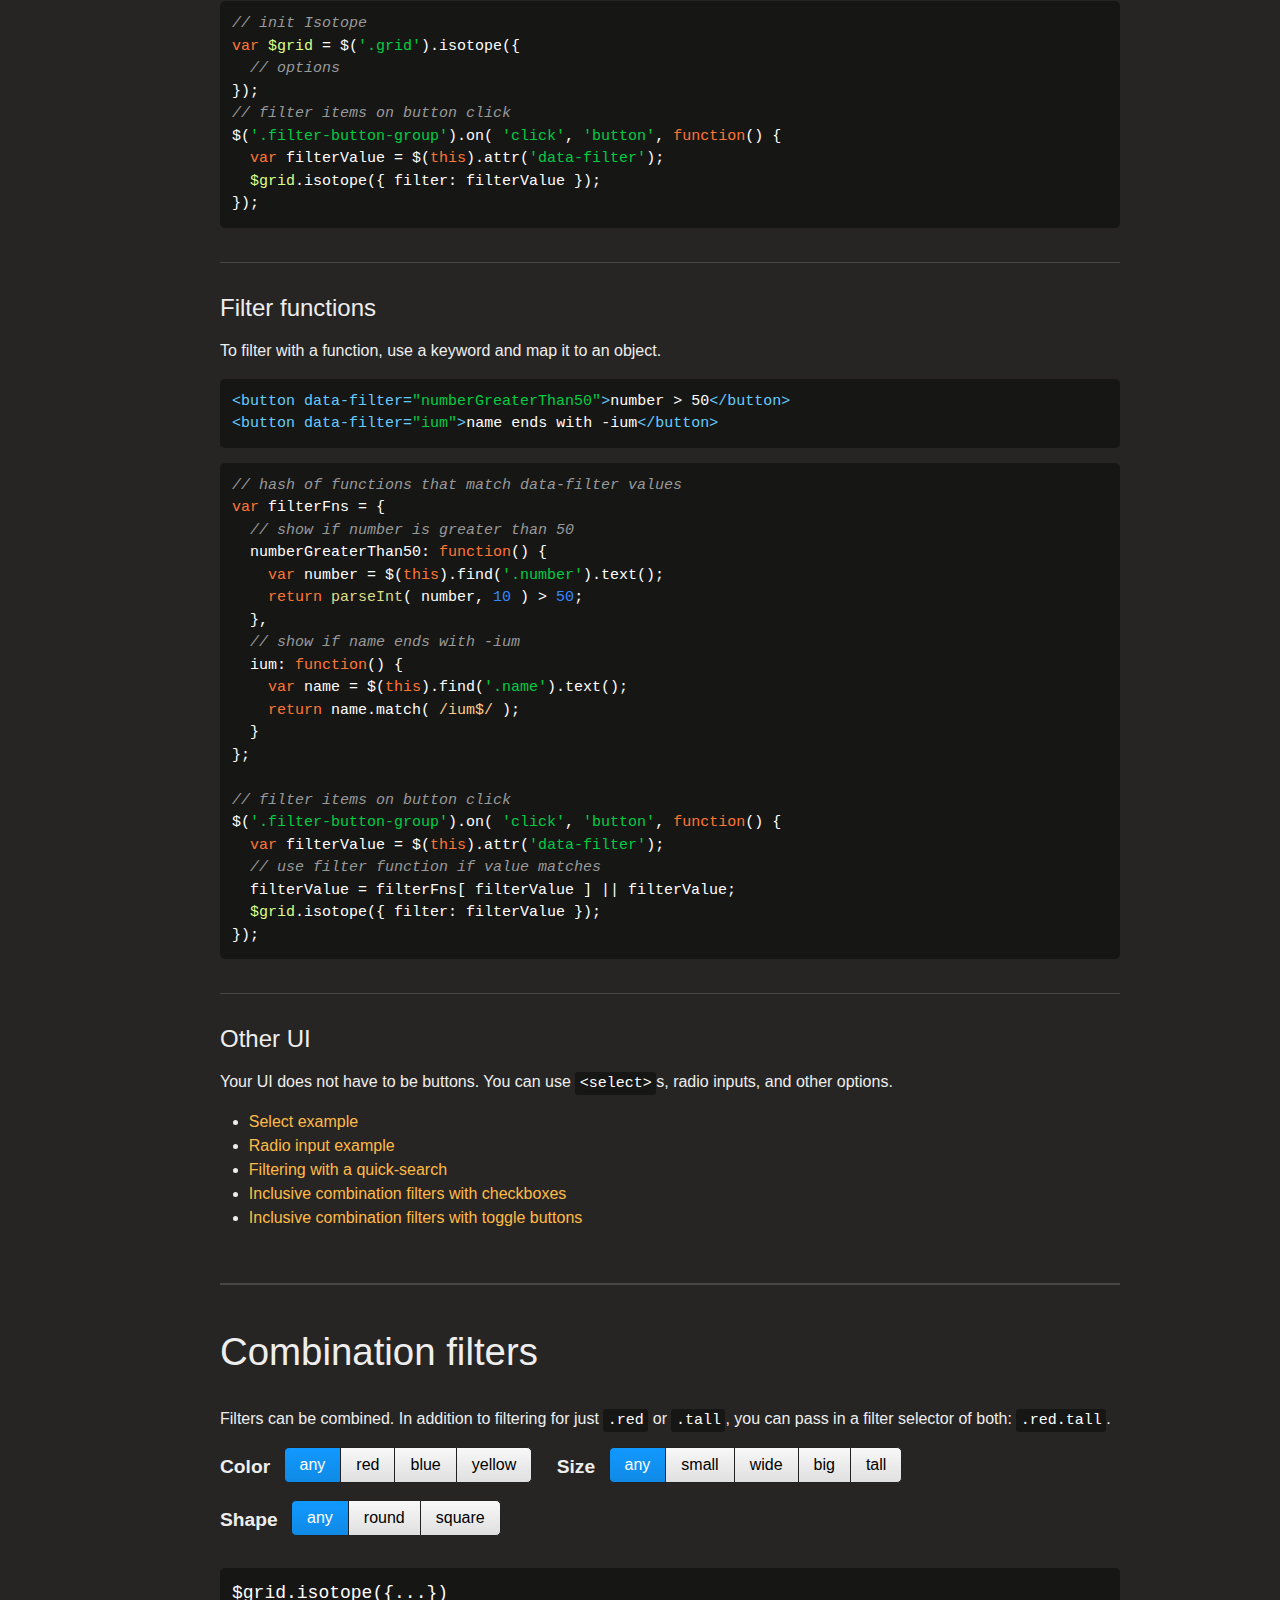
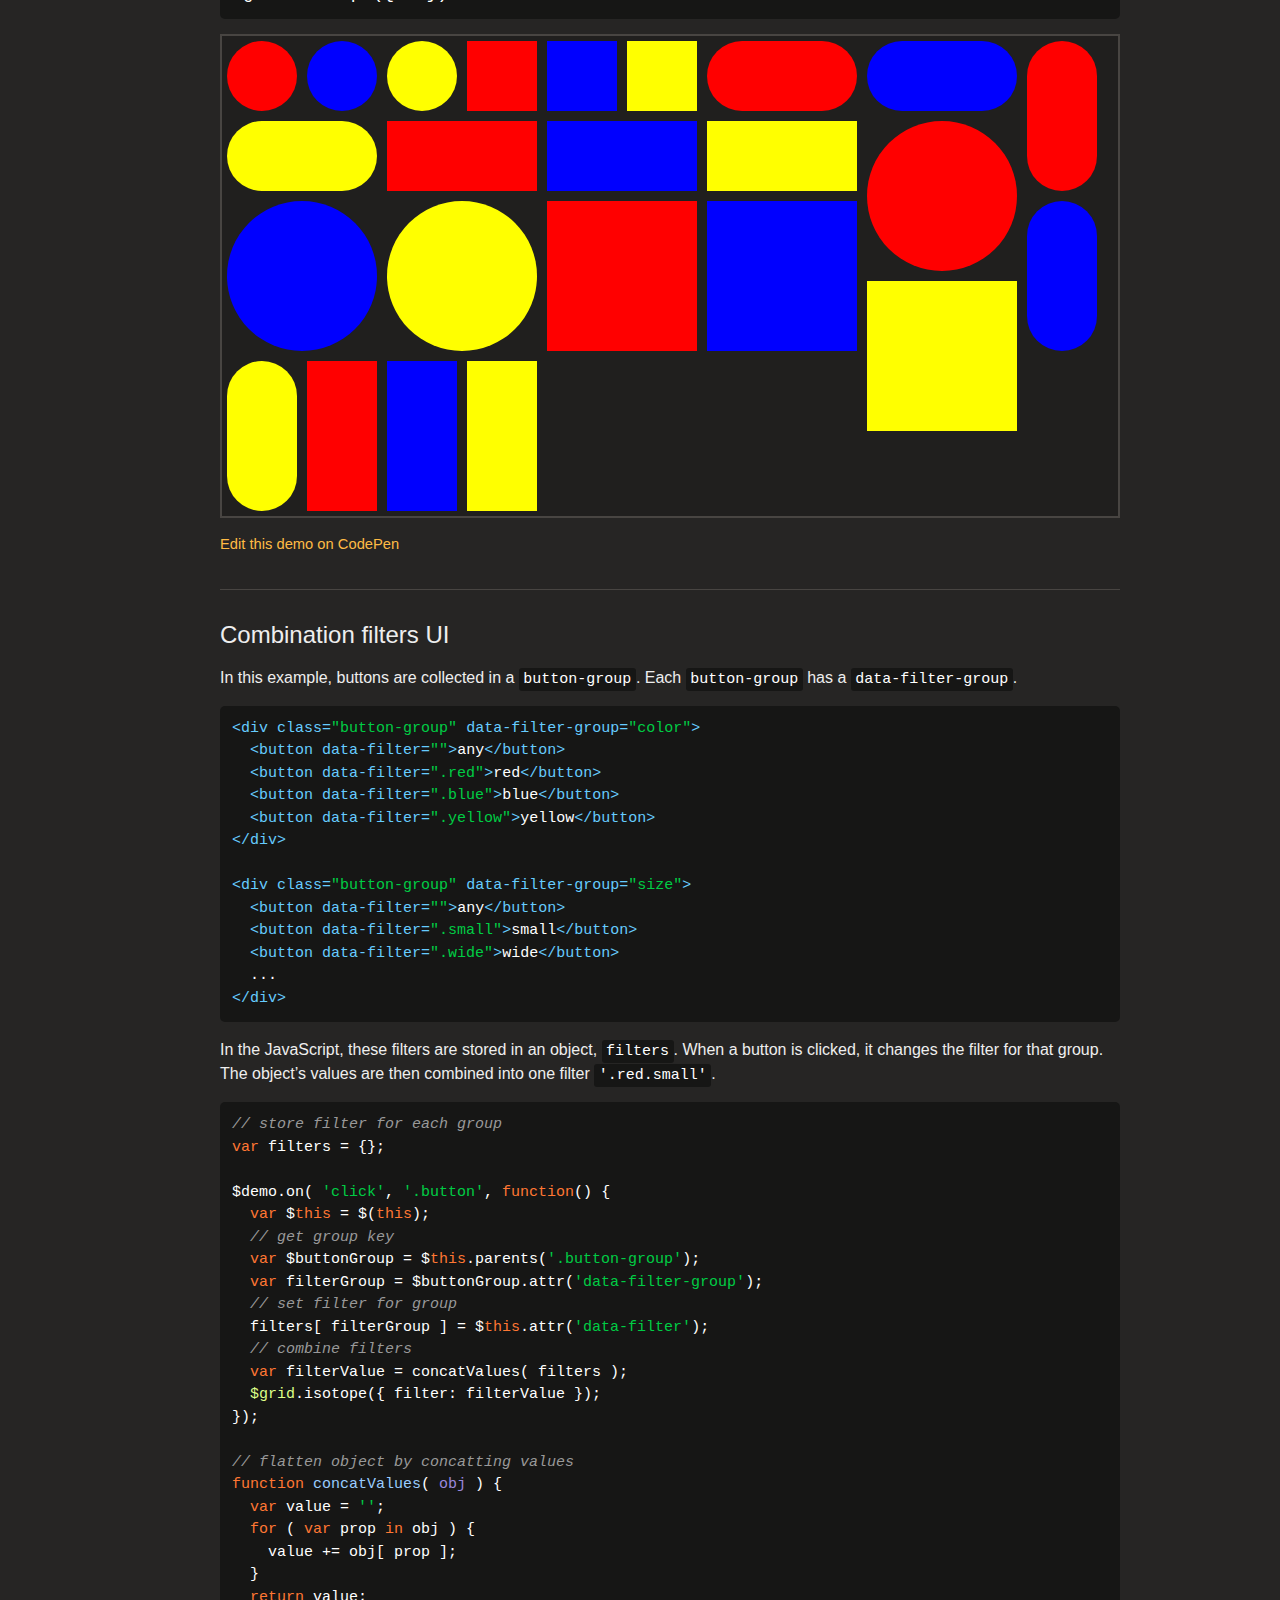
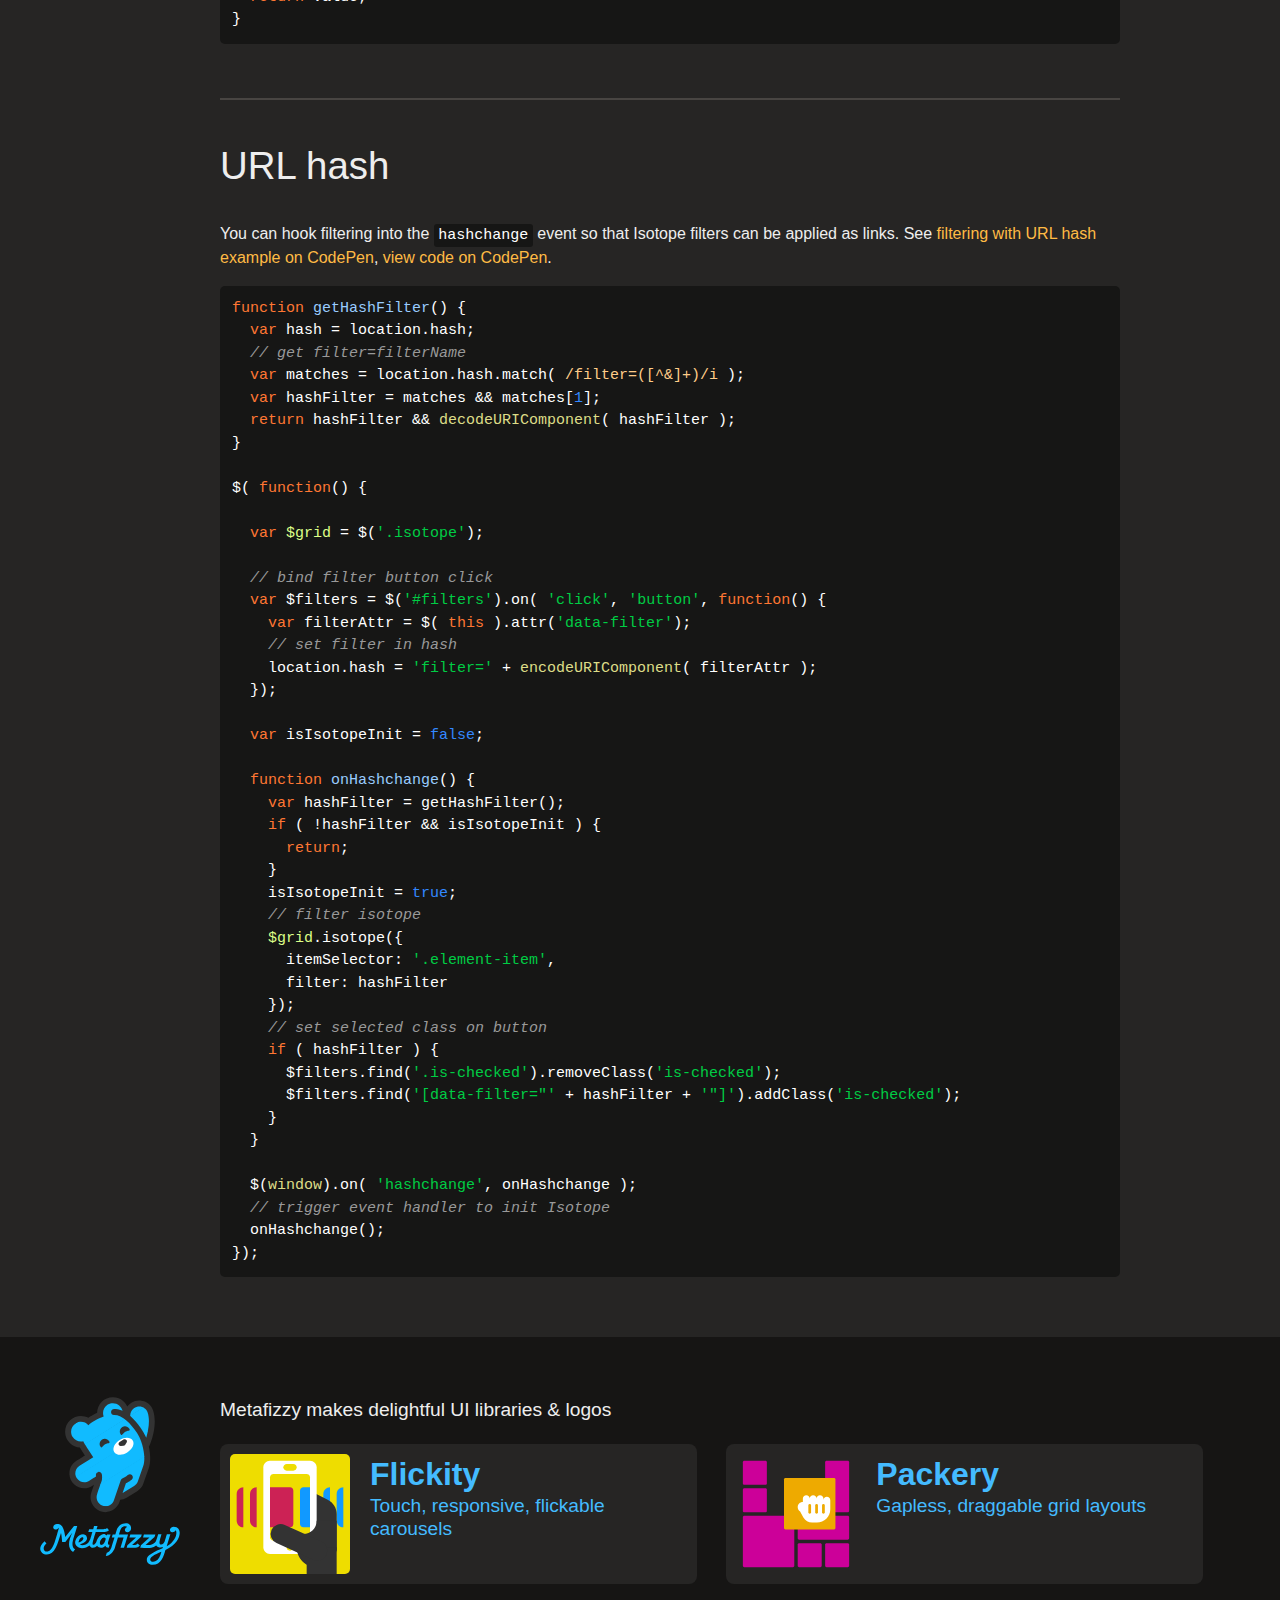
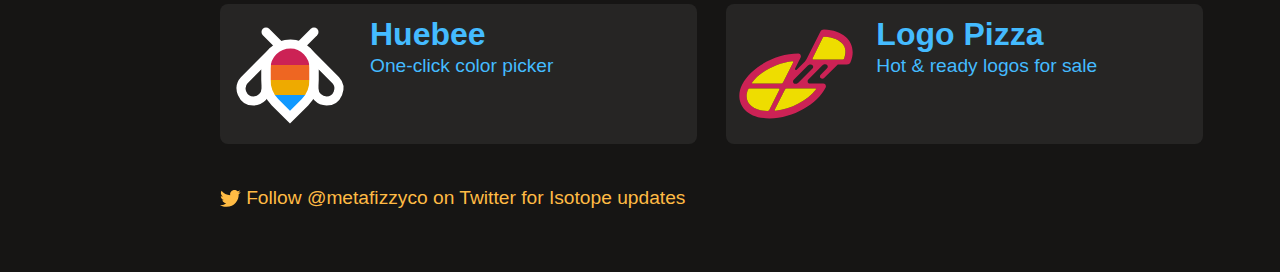
<file: isotope-docs/isotope-docs/filtering.html>
<!doctype html>
<html class="export" lang="en">
<head>
  <meta charset="utf-8">
  <meta http-equiv="x-ua-compatible" content="ie=edge">
  <meta name="viewport" content="width=device-width">
  <meta name="description" content="filter &amp; sort magical layouts">

  <title>Isotope &#xB7; Filtering</title>

    <!-- Isotope does not require any CSS files -->
    <link rel="stylesheet" href="css/isotope-docs.css?3" media="screen">

  <meta name="twitter:card" content="summary">
  <meta name="twitter:site" content="@metafizzyco">
  <meta name="twitter:url" content="http://isotope.metafizzy.co/.html">
  <meta name="twitter:title" content="Isotope Filtering">
  <meta name="twitter:description" content="filter &amp; sort magical layouts">

</head>
<body class="page--filtering">

  <div class="nav">
    <h1 class="nav__title"><a href=".">Isotope</a></h1>
  
    <ol class="site-nav">
      <li class="site-nav__item site-nav__item--filtering">
        <a class="site-nav__item__link" href="filtering.html">Filtering</a></li>
      <li class="site-nav__item site-nav__item--sorting">
        <a class="site-nav__item__link" href="sorting.html">Sorting</a></li>
      <li class="site-nav__item site-nav__item--layout ">
        <a class="site-nav__item__link" href="layout.html">Layout</a>
      </li>
      <li class="site-nav__item site-nav__item--layout-modes sub-nav-parent">
        <a class="site-nav__item__link" href="layout-modes.html">Layout modes</a>
        <ul class="sub-nav">
            <li class="sub-nav__item sub-nav__item--masonry">
              <a class="sub-nav__item__link" href="layout-modes/masonry.html">masonry</a></li>
            <li class="sub-nav__item sub-nav__item--fitrows">
              <a class="sub-nav__item__link" href="layout-modes/fitrows.html">fitRows</a></li>
            <li class="sub-nav__item sub-nav__item--vertical">
              <a class="sub-nav__item__link" href="layout-modes/vertical.html">vertical</a></li>
            <li class="sub-nav__item sub-nav__item--packery">
              <a class="sub-nav__item__link" href="layout-modes/packery.html">packery</a></li>
            <li class="sub-nav__item sub-nav__item--cellsbyrow">
              <a class="sub-nav__item__link" href="layout-modes/cellsbyrow.html">cellsByRow</a></li>
            <li class="sub-nav__item sub-nav__item--masonryhorizontal">
              <a class="sub-nav__item__link" href="layout-modes/masonryhorizontal.html">masonryHorizontal</a></li>
            <li class="sub-nav__item sub-nav__item--fitcolumns">
              <a class="sub-nav__item__link" href="layout-modes/fitcolumns.html">fitColumns</a></li>
            <li class="sub-nav__item sub-nav__item--cellsbycolumn">
              <a class="sub-nav__item__link" href="layout-modes/cellsbycolumn.html">cellsByColumn</a></li>
            <li class="sub-nav__item sub-nav__item--horiz">
              <a class="sub-nav__item__link" href="layout-modes/horiz.html">horiz</a></li>
        </ul>
      </li>
      <li class="site-nav__item site-nav__item--options">
        <a class="site-nav__item__link" href="options.html">Options</a></li>
      <li class="site-nav__item site-nav__item--methods">
        <a class="site-nav__item__link" href="methods.html">Methods</a></li>
      <li class="site-nav__item site-nav__item--events">
        <a class="site-nav__item__link" href="events.html">Events</a></li>
      <li class="site-nav__item site-nav__item--extras">
        <a class="site-nav__item__link" href="extras.html">Extras</a></li>
      <li class="site-nav__item site-nav__item--license">
        <a class="site-nav__item__link" href="license.html">License</a></li>
      <li class="site-nav__item site-nav__item--faq">
        <a class="site-nav__item__link" href="faq.html">FAQ</a></li>
    </ol>
  
    <ul class="page-nav" data-js="page-nav">
<li class="page-nav__item page-nav__item--h2"><a href="#selectors">Selectors</a></li>
<li class="page-nav__item page-nav__item--h3"><a href="#jquery-selectors">jQuery selectors</a></li>
<li class="page-nav__item page-nav__item--h2"><a href="#functions">Functions</a></li>
<li class="page-nav__item page-nav__item--h2"><a href="#ui">UI</a></li>
<li class="page-nav__item page-nav__item--h3"><a href="#filter-functions">Filter functions</a></li>
<li class="page-nav__item page-nav__item--h3"><a href="#other-ui">Other UI</a></li>
<li class="page-nav__item page-nav__item--h2"><a href="#combination-filters">Combination filters</a></li>
<li class="page-nav__item page-nav__item--h3"><a href="#combination-filters-ui">Combination filters UI</a></li>
<li class="page-nav__item page-nav__item--h2"><a href="#url-hash">URL hash</a></li>
</ul>
  </div>


  <div id="content" class="main">
    <div class="container">
        <h1>Filtering</h1>


<p>Isotope can hide and show item elements with the <code>filter</code> option. Items that match that filter will be shown. Items that do not match will be hidden.</p>

<div class="big-demo go-wide" data-js="filtering-demo">
  <div class="filter-button-group button-group js-radio-button-group">
    <button class="button is-checked" data-filter="*">show all</button>
    <button class="button" data-filter=".metal">metal</button>
    <button class="button" data-filter=".transition">transition</button>
    <button class="button" data-filter=".alkali, .alkaline-earth">alkali &amp; alkaline-earth</button>
    <button class="button" data-filter=":not(.transition)">not transition</button>
    <button class="button" data-filter=".metal:not(.transition)">metal but not transition</button>
    <button class="button" data-filter="numberGreaterThan50">number &gt; 50</button>
    <button class="button" data-filter="ium">name ends with &#x2013;ium</button>
  </div>

  <pre class="code-display"><code>$grid.isotope({...})</code></pre>

  <div class="grid">
      <div class="element-item transition metal " data-category="transition">
        <h5 class="name">Mercury</h5>
        <p class="symbol">Hg</p>
        <p class="number">80</p>
        <p class="weight">200.59</p>
      </div>
      <div class="element-item metalloid " data-category="metalloid">
        <h5 class="name">Tellurium</h5>
        <p class="symbol">Te</p>
        <p class="number">52</p>
        <p class="weight">127.6</p>
      </div>
      <div class="element-item post-transition metal " data-category="post-transition">
        <h5 class="name">Bismuth</h5>
        <p class="symbol">Bi</p>
        <p class="number">83</p>
        <p class="weight">208.980</p>
      </div>
      <div class="element-item post-transition metal " data-category="post-transition">
        <h5 class="name">Lead</h5>
        <p class="symbol">Pb</p>
        <p class="number">82</p>
        <p class="weight">207.2</p>
      </div>
      <div class="element-item transition metal " data-category="transition">
        <h5 class="name">Gold</h5>
        <p class="symbol">Au</p>
        <p class="number">79</p>
        <p class="weight">196.967</p>
      </div>
      <div class="element-item alkali metal " data-category="alkali">
        <h5 class="name">Potassium</h5>
        <p class="symbol">K</p>
        <p class="number">19</p>
        <p class="weight">39.0983</p>
      </div>
      <div class="element-item alkali metal " data-category="alkali">
        <h5 class="name">Sodium</h5>
        <p class="symbol">Na</p>
        <p class="number">11</p>
        <p class="weight">22.99</p>
      </div>
      <div class="element-item transition metal " data-category="transition">
        <h5 class="name">Cadmium</h5>
        <p class="symbol">Cd</p>
        <p class="number">48</p>
        <p class="weight">112.411</p>
      </div>
      <div class="element-item alkaline-earth metal " data-category="alkaline-earth">
        <h5 class="name">Calcium</h5>
        <p class="symbol">Ca</p>
        <p class="number">20</p>
        <p class="weight">40.078</p>
      </div>
      <div class="element-item transition metal " data-category="transition">
        <h5 class="name">Rhenium</h5>
        <p class="symbol">Re</p>
        <p class="number">75</p>
        <p class="weight">186.207</p>
      </div>
      <div class="element-item post-transition metal " data-category="post-transition">
        <h5 class="name">Thallium</h5>
        <p class="symbol">Tl</p>
        <p class="number">81</p>
        <p class="weight">204.383</p>
      </div>
      <div class="element-item metalloid " data-category="metalloid">
        <h5 class="name">Antimony</h5>
        <p class="symbol">Sb</p>
        <p class="number">51</p>
        <p class="weight">121.76</p>
      </div>
      <div class="element-item transition metal " data-category="transition">
        <h5 class="name">Cobalt</h5>
        <p class="symbol">Co</p>
        <p class="number">27</p>
        <p class="weight">58.933</p>
      </div>
      <div class="element-item lanthanoid metal inner-transition " data-category="lanthanoid">
        <h5 class="name">Ytterbium</h5>
        <p class="symbol">Yb</p>
        <p class="number">70</p>
        <p class="weight">173.054</p>
      </div>
      <div class="element-item noble-gas nonmetal " data-category="noble-gas">
        <h5 class="name">Argon</h5>
        <p class="symbol">Ar</p>
        <p class="number">18</p>
        <p class="weight">39.948</p>
      </div>
      <div class="element-item diatomic nonmetal " data-category="diatomic">
        <h5 class="name">Nitrogen</h5>
        <p class="symbol">N</p>
        <p class="number">7</p>
        <p class="weight">14.007</p>
      </div>
      <div class="element-item actinoid metal inner-transition " data-category="actinoid">
        <h5 class="name">Uranium</h5>
        <p class="symbol">U</p>
        <p class="number">92</p>
        <p class="weight">238.029</p>
      </div>
      <div class="element-item actinoid metal inner-transition " data-category="actinoid">
        <h5 class="name">Plutonium</h5>
        <p class="symbol">Pu</p>
        <p class="number">94</p>
        <p class="weight">(244)</p>
      </div>
  </div>

  <p class="edit-demo">
      <a href="http://codepen.io/desandro/pen/Ehgij">Edit this demo</a>
      or <a href="http://codepen.io/desandro/pen/BgcCD">vanilla JS demo</a> on CodePen
  </p>
</div>


<h2 id="selectors">Selectors</h2>

<p>The simplest way to filter items is with selectors, like classes. For example, each item element can have several identifying classes: <code>transition</code>, <code>metal</code>, <code>lanthanoid</code>, <code>alkali</code>, etc.</p>

<pre><code class="html"><span class="tag">&lt;<span class="name">div</span> <span class="attr">class</span>=<span class="string">&quot;grid&quot;</span>&gt;</span>
  <span class="tag">&lt;<span class="name">div</span> <span class="attr">class</span>=<span class="string">&quot;element-item transition metal&quot;</span>&gt;</span>...<span class="tag">&lt;/<span class="name">div</span>&gt;</span>
  <span class="tag">&lt;<span class="name">div</span> <span class="attr">class</span>=<span class="string">&quot;element-item post-transition metal&quot;</span>&gt;</span>...<span class="tag">&lt;/<span class="name">div</span>&gt;</span>
  <span class="tag">&lt;<span class="name">div</span> <span class="attr">class</span>=<span class="string">&quot;element-item alkali metal&quot;</span>&gt;</span>...<span class="tag">&lt;/<span class="name">div</span>&gt;</span>
  <span class="tag">&lt;<span class="name">div</span> <span class="attr">class</span>=<span class="string">&quot;element-item transition metal&quot;</span>&gt;</span>...<span class="tag">&lt;/<span class="name">div</span>&gt;</span>
  <span class="tag">&lt;<span class="name">div</span> <span class="attr">class</span>=<span class="string">&quot;element-item lanthanoid metal inner-transition&quot;</span>&gt;</span>...<span class="tag">&lt;/<span class="name">div</span>&gt;</span>
  <span class="tag">&lt;<span class="name">div</span> <span class="attr">class</span>=<span class="string">&quot;element-item halogen nonmetal&quot;</span>&gt;</span>...<span class="tag">&lt;/<span class="name">div</span>&gt;</span>
  <span class="tag">&lt;<span class="name">div</span> <span class="attr">class</span>=<span class="string">&quot;element-item alkaline-earth metal&quot;</span>&gt;</span>...<span class="tag">&lt;/<span class="name">div</span>&gt;</span>
  ...
<span class="tag">&lt;/<span class="name">div</span>&gt;</span>
</code></pre>

<p>Set a selector with the <code>filter</code> option. Items that match the selector will be shown. Items that do not match will be hidden. </p>

<pre><code class="js"><span class="comment">// filter .metal items</span>
<span class="jquery_var">$grid</span>.isotope({ <span class="attr">filter</span>: <span class="string">&apos;.metal&apos;</span> });

<span class="comment">// filter .alkali OR .alkaline-earth items</span>
<span class="jquery_var">$grid</span>.isotope({ <span class="attr">filter</span>: <span class="string">&apos;.alkali, .alkaline-earth&apos;</span> });

<span class="comment">// filter .metal AND .transition items</span>
<span class="jquery_var">$grid</span>.isotope({ <span class="attr">filter</span>: <span class="string">&apos;.metal.transition&apos;</span> });

<span class="comment">// show all items</span>
<span class="jquery_var">$grid</span>.isotope({ <span class="attr">filter</span>: <span class="string">&apos;*&apos;</span> });

</code></pre>


<h3 id="jquery-selectors">jQuery selectors</h3>

<p>Isotope uses jQuery to filter items (if jQuery is present). You can filter items with <a href="http://api.jquery.com/category/selectors/">jQuery selectors</a>.</p>

<pre><code class="js"><span class="comment">// filter .metal items that are NOT .transition</span>
<span class="jquery_var">$grid</span>.isotope({ <span class="attr">filter</span>: <span class="string">&apos;.metal:not(.transition)&apos;</span> });
</code></pre>


<h2 id="functions">Functions</h2>

<p>You can filter with functions. The example at the top of this page uses a function to filter items when the item&#x2019;s number is greater than 50.</p>

<pre><code class="html"><span class="tag">&lt;<span class="name">div</span> <span class="attr">class</span>=<span class="string">&quot;grid&quot;</span>&gt;</span>
  <span class="tag">&lt;<span class="name">div</span> <span class="attr">class</span>=<span class="string">&quot;element-item ...&quot;</span>&gt;</span><span class="tag">&lt;<span class="name">p</span> <span class="attr">class</span>=<span class="string">&quot;number&quot;</span>&gt;</span>80<span class="tag">&lt;/<span class="name">p</span>&gt;</span><span class="tag">&lt;/<span class="name">div</span>&gt;</span>
  <span class="tag">&lt;<span class="name">div</span> <span class="attr">class</span>=<span class="string">&quot;element-item ...&quot;</span>&gt;</span><span class="tag">&lt;<span class="name">p</span> <span class="attr">class</span>=<span class="string">&quot;number&quot;</span>&gt;</span>42<span class="tag">&lt;/<span class="name">p</span>&gt;</span><span class="tag">&lt;/<span class="name">div</span>&gt;</span>
  <span class="tag">&lt;<span class="name">div</span> <span class="attr">class</span>=<span class="string">&quot;element-item ...&quot;</span>&gt;</span><span class="tag">&lt;<span class="name">p</span> <span class="attr">class</span>=<span class="string">&quot;number&quot;</span>&gt;</span>20<span class="tag">&lt;/<span class="name">p</span>&gt;</span><span class="tag">&lt;/<span class="name">div</span>&gt;</span>
  <span class="tag">&lt;<span class="name">div</span> <span class="attr">class</span>=<span class="string">&quot;element-item ...&quot;</span>&gt;</span><span class="tag">&lt;<span class="name">p</span> <span class="attr">class</span>=<span class="string">&quot;number&quot;</span>&gt;</span>75<span class="tag">&lt;/<span class="name">p</span>&gt;</span><span class="tag">&lt;/<span class="name">div</span>&gt;</span>
  ...
<span class="tag">&lt;/<span class="name">div</span>&gt;</span>
</code></pre>

<p>If you use jQuery, you can filter with <a href="http://api.jquery.com/is/#is-functionindex">functions in jQuery</a>.</p>

<pre><code class="js"><span class="jquery_var">$grid</span>.isotope({
  <span class="comment">// filter element with numbers greater than 50</span>
  filter: <span class="function"><span class="keyword">function</span>(<span class="params"></span>) </span>{
    <span class="comment">// _this_ is the item element. Get text of element&apos;s .number</span>
    <span class="keyword">var</span> number = $(<span class="keyword">this</span>).find(<span class="string">&apos;.number&apos;</span>).text();
    <span class="comment">// return true to show, false to hide</span>
    <span class="keyword">return</span> <span class="built_in">parseInt</span>( number, <span class="number">10</span> ) &gt; <span class="number">50</span>;
  }
})
</code></pre>

<p>You can still filter with functions if you don&#x2019;t use jQuery.</p>

<pre><code class="js"><span class="isotope_var">iso</span>.arrange({
  <span class="comment">// item element provided as argument</span>
  filter: <span class="function"><span class="keyword">function</span>(<span class="params"> itemElem </span>) </span>{
    <span class="keyword">var</span> number = itemElem.querySelector(<span class="string">&apos;.number&apos;</span>).innerText;
    <span class="keyword">return</span> <span class="built_in">parseInt</span>( number, <span class="number">10</span> ) &gt; <span class="number">50</span>;
  }
});
</code></pre>


<h2 id="ui">UI</h2>

<p>The example at the top uses buttons for UI. Each button has its filter set in the <code>data-filter</code> attribute.</p>

<pre><code class="html"><span class="tag">&lt;<span class="name">div</span> <span class="attr">class</span>=<span class="string">&quot;button-group filter-button-group&quot;</span>&gt;</span>
  <span class="tag">&lt;<span class="name">button</span> <span class="attr">data-filter</span>=<span class="string">&quot;*&quot;</span>&gt;</span>show all<span class="tag">&lt;/<span class="name">button</span>&gt;</span>
  <span class="tag">&lt;<span class="name">button</span> <span class="attr">data-filter</span>=<span class="string">&quot;.metal&quot;</span>&gt;</span>metal<span class="tag">&lt;/<span class="name">button</span>&gt;</span>
  <span class="tag">&lt;<span class="name">button</span> <span class="attr">data-filter</span>=<span class="string">&quot;.transition&quot;</span>&gt;</span>transition<span class="tag">&lt;/<span class="name">button</span>&gt;</span>
  <span class="tag">&lt;<span class="name">button</span> <span class="attr">data-filter</span>=<span class="string">&quot;.alkali, .alkaline-earth&quot;</span>&gt;</span>alkali &amp; alkaline-earth<span class="tag">&lt;/<span class="name">button</span>&gt;</span>
  <span class="tag">&lt;<span class="name">button</span> <span class="attr">data-filter</span>=<span class="string">&quot;:not(.transition)&quot;</span>&gt;</span>not transition<span class="tag">&lt;/<span class="name">button</span>&gt;</span>
  <span class="tag">&lt;<span class="name">button</span> <span class="attr">data-filter</span>=<span class="string">&quot;.metal:not(.transition)&quot;</span>&gt;</span>metal but not transition<span class="tag">&lt;/<span class="name">button</span>&gt;</span>
<span class="tag">&lt;/<span class="name">div</span>&gt;</span>
</code></pre>

<p>In the JS, we can use that filter when a button is clicked.</p>

<pre><code class="js"><span class="comment">// init Isotope</span>
<span class="keyword">var</span> <span class="jquery_var">$grid</span> = $(<span class="string">&apos;.grid&apos;</span>).isotope({
  <span class="comment">// options</span>
});
<span class="comment">// filter items on button click</span>
$(<span class="string">&apos;.filter-button-group&apos;</span>).on( <span class="string">&apos;click&apos;</span>, <span class="string">&apos;button&apos;</span>, <span class="function"><span class="keyword">function</span>(<span class="params"></span>) </span>{
  <span class="keyword">var</span> filterValue = $(<span class="keyword">this</span>).attr(<span class="string">&apos;data-filter&apos;</span>);
  <span class="jquery_var">$grid</span>.isotope({ <span class="attr">filter</span>: filterValue });
});
</code></pre>

<h3 id="filter-functions">Filter functions</h3>

<p>To filter with a function, use a keyword and map it to an object.</p>

<pre><code class="html"><span class="tag">&lt;<span class="name">button</span> <span class="attr">data-filter</span>=<span class="string">&quot;numberGreaterThan50&quot;</span>&gt;</span>number &gt; 50<span class="tag">&lt;/<span class="name">button</span>&gt;</span>
<span class="tag">&lt;<span class="name">button</span> <span class="attr">data-filter</span>=<span class="string">&quot;ium&quot;</span>&gt;</span>name ends with -ium<span class="tag">&lt;/<span class="name">button</span>&gt;</span>
</code></pre>

<pre><code class="js"><span class="comment">// hash of functions that match data-filter values</span>
<span class="keyword">var</span> filterFns = {
  <span class="comment">// show if number is greater than 50</span>
  numberGreaterThan50: <span class="function"><span class="keyword">function</span>(<span class="params"></span>) </span>{
    <span class="keyword">var</span> number = $(<span class="keyword">this</span>).find(<span class="string">&apos;.number&apos;</span>).text();
    <span class="keyword">return</span> <span class="built_in">parseInt</span>( number, <span class="number">10</span> ) &gt; <span class="number">50</span>;
  },
  <span class="comment">// show if name ends with -ium</span>
  ium: <span class="function"><span class="keyword">function</span>(<span class="params"></span>) </span>{
    <span class="keyword">var</span> name = $(<span class="keyword">this</span>).find(<span class="string">&apos;.name&apos;</span>).text();
    <span class="keyword">return</span> name.match( <span class="regexp">/ium$/</span> );
  }
};

<span class="comment">// filter items on button click</span>
$(<span class="string">&apos;.filter-button-group&apos;</span>).on( <span class="string">&apos;click&apos;</span>, <span class="string">&apos;button&apos;</span>, <span class="function"><span class="keyword">function</span>(<span class="params"></span>) </span>{
  <span class="keyword">var</span> filterValue = $(<span class="keyword">this</span>).attr(<span class="string">&apos;data-filter&apos;</span>);
  <span class="comment">// use filter function if value matches</span>
  filterValue = filterFns[ filterValue ] || filterValue;
  <span class="jquery_var">$grid</span>.isotope({ <span class="attr">filter</span>: filterValue });
});
</code></pre>

<h3 id="other-ui">Other UI</h3>

<p>Your UI does not have to be buttons. You can use <code>&lt;select&gt;</code>s, radio inputs,  and other options.</p>

<ul>
  <li><a href="http://codepen.io/desandro/pen/jubmr">Select example</a></li>
  <li><a href="http://codepen.io/desandro/pen/qlwyL">Radio input example</a></li>
  <li><a href="http://codepen.io/desandro/pen/wfaGu">Filtering with a quick-search</a></li>
  <li><a href="http://codepen.io/desandro/pen/JGKyrY">Inclusive combination filters with checkboxes</a></li>
  <li><a href="http://codepen.io/desandro/pen/zrMXQv">Inclusive combination filters with toggle buttons</a></li>
</ul>


<h2 id="combination-filters">Combination filters</h2>

<p>Filters can be combined. In addition to filtering for just <code>.red</code> or <code>.tall</code>, you can pass in a filter selector of both: <code>.red.tall</code>.</p>

<div class="big-demo" data-js="combination-filters">

  <div class="ui-group">
    <p class="ui-group__title">Color</p>
    <div class="button-group js-radio-button-group" data-filter-group="color">
      <button class="button is-checked" data-filter="">any</button>
        <button class="button" data-filter=".red">red</button>
        <button class="button" data-filter=".blue">blue</button>
        <button class="button" data-filter=".yellow">yellow</button>
    </div>
  </div>

  <div class="ui-group">
    <p class="ui-group__title">Size</p>
    <div class="button-group js-radio-button-group" data-filter-group="size">
      <button class="button is-checked" data-filter="">any</button>
        <button class="button" data-filter=".small">small</button>
        <button class="button" data-filter=".wide">wide</button>
        <button class="button" data-filter=".big">big</button>
        <button class="button" data-filter=".tall">tall</button>
    </div>
  </div>

  <div class="ui-group">
    <p class="ui-group__title">Shape</p>
    <div class="button-group js-radio-button-group" data-filter-group="shape">
      <button class="button is-checked" data-filter="">any</button>
        <button class="button" data-filter=".round">round</button>
        <button class="button" data-filter=".square">square</button>
    </div>
  </div>

  <pre class="code-display"><code>$grid.isotope({...})</code></pre>

  <div class="grid">
            <div class="color-shape small round red"></div>
            <div class="color-shape small round blue"></div>
            <div class="color-shape small round yellow"></div>
            <div class="color-shape small square red"></div>
            <div class="color-shape small square blue"></div>
            <div class="color-shape small square yellow"></div>
            <div class="color-shape wide round red"></div>
            <div class="color-shape wide round blue"></div>
            <div class="color-shape wide round yellow"></div>
            <div class="color-shape wide square red"></div>
            <div class="color-shape wide square blue"></div>
            <div class="color-shape wide square yellow"></div>
            <div class="color-shape big round red"></div>
            <div class="color-shape big round blue"></div>
            <div class="color-shape big round yellow"></div>
            <div class="color-shape big square red"></div>
            <div class="color-shape big square blue"></div>
            <div class="color-shape big square yellow"></div>
            <div class="color-shape tall round red"></div>
            <div class="color-shape tall round blue"></div>
            <div class="color-shape tall round yellow"></div>
            <div class="color-shape tall square red"></div>
            <div class="color-shape tall square blue"></div>
            <div class="color-shape tall square yellow"></div>
  </div>

  <p class="edit-demo">
      <a href="http://codepen.io/desandro/pen/JEojz">Edit this demo on CodePen</a>
  </p>
</div>

<h3 id="combination-filters-ui">Combination filters UI</h3>

<p>In this example, buttons are collected in a <code>button-group</code>. Each <code>button-group</code> has a <code>data-filter-group</code>.</p>

<pre><code class="html"><span class="tag">&lt;<span class="name">div</span> <span class="attr">class</span>=<span class="string">&quot;button-group&quot;</span> <span class="attr">data-filter-group</span>=<span class="string">&quot;color&quot;</span>&gt;</span>
  <span class="tag">&lt;<span class="name">button</span> <span class="attr">data-filter</span>=<span class="string">&quot;&quot;</span>&gt;</span>any<span class="tag">&lt;/<span class="name">button</span>&gt;</span>
  <span class="tag">&lt;<span class="name">button</span> <span class="attr">data-filter</span>=<span class="string">&quot;.red&quot;</span>&gt;</span>red<span class="tag">&lt;/<span class="name">button</span>&gt;</span>
  <span class="tag">&lt;<span class="name">button</span> <span class="attr">data-filter</span>=<span class="string">&quot;.blue&quot;</span>&gt;</span>blue<span class="tag">&lt;/<span class="name">button</span>&gt;</span>
  <span class="tag">&lt;<span class="name">button</span> <span class="attr">data-filter</span>=<span class="string">&quot;.yellow&quot;</span>&gt;</span>yellow<span class="tag">&lt;/<span class="name">button</span>&gt;</span>
<span class="tag">&lt;/<span class="name">div</span>&gt;</span>

<span class="tag">&lt;<span class="name">div</span> <span class="attr">class</span>=<span class="string">&quot;button-group&quot;</span> <span class="attr">data-filter-group</span>=<span class="string">&quot;size&quot;</span>&gt;</span>
  <span class="tag">&lt;<span class="name">button</span> <span class="attr">data-filter</span>=<span class="string">&quot;&quot;</span>&gt;</span>any<span class="tag">&lt;/<span class="name">button</span>&gt;</span>
  <span class="tag">&lt;<span class="name">button</span> <span class="attr">data-filter</span>=<span class="string">&quot;.small&quot;</span>&gt;</span>small<span class="tag">&lt;/<span class="name">button</span>&gt;</span>
  <span class="tag">&lt;<span class="name">button</span> <span class="attr">data-filter</span>=<span class="string">&quot;.wide&quot;</span>&gt;</span>wide<span class="tag">&lt;/<span class="name">button</span>&gt;</span>
  ...
<span class="tag">&lt;/<span class="name">div</span>&gt;</span>
</code></pre>

<p>In the JavaScript, these filters are stored in an object, <code>filters</code>. When a button is clicked, it changes the filter for that group. The object&#x2019;s values are then combined into one filter <code>&apos;.red.small&apos;</code>.</p>

<pre><code class="js"><span class="comment">// store filter for each group</span>
<span class="keyword">var</span> filters = {};

$demo.on( <span class="string">&apos;click&apos;</span>, <span class="string">&apos;.button&apos;</span>, <span class="function"><span class="keyword">function</span>(<span class="params"></span>) </span>{
  <span class="keyword">var</span> $<span class="keyword">this</span> = $(<span class="keyword">this</span>);
  <span class="comment">// get group key</span>
  <span class="keyword">var</span> $buttonGroup = $<span class="keyword">this</span>.parents(<span class="string">&apos;.button-group&apos;</span>);
  <span class="keyword">var</span> filterGroup = $buttonGroup.attr(<span class="string">&apos;data-filter-group&apos;</span>);
  <span class="comment">// set filter for group</span>
  filters[ filterGroup ] = $<span class="keyword">this</span>.attr(<span class="string">&apos;data-filter&apos;</span>);
  <span class="comment">// combine filters</span>
  <span class="keyword">var</span> filterValue = concatValues( filters );
  <span class="jquery_var">$grid</span>.isotope({ <span class="attr">filter</span>: filterValue });
});

<span class="comment">// flatten object by concatting values</span>
<span class="function"><span class="keyword">function</span> <span class="title">concatValues</span>(<span class="params"> obj </span>) </span>{
  <span class="keyword">var</span> value = <span class="string">&apos;&apos;</span>;
  <span class="keyword">for</span> ( <span class="keyword">var</span> prop <span class="keyword">in</span> obj ) {
    value += obj[ prop ];
  }
  <span class="keyword">return</span> value;
}
</code></pre>

<h2 id="url-hash">URL hash</h2>

<p>You can hook filtering into the <code>hashchange</code> event so that Isotope filters can be applied as links. See <a href="http://s.codepen.io/desandro/debug/vErxXj#filter=%3Anot(.transition)">filtering with URL hash example on CodePen</a>, <a href="http://codepen.io/desandro/pen/vErxXj">view code on CodePen</a>.</p>

<pre><code class="js"><span class="function"><span class="keyword">function</span> <span class="title">getHashFilter</span>(<span class="params"></span>) </span>{
  <span class="keyword">var</span> hash = location.hash;
  <span class="comment">// get filter=filterName</span>
  <span class="keyword">var</span> matches = location.hash.match( <span class="regexp">/filter=([^&amp;]+)/i</span> );
  <span class="keyword">var</span> hashFilter = matches &amp;&amp; matches[<span class="number">1</span>];
  <span class="keyword">return</span> hashFilter &amp;&amp; <span class="built_in">decodeURIComponent</span>( hashFilter );
}

$( <span class="function"><span class="keyword">function</span>(<span class="params"></span>) </span>{

  <span class="keyword">var</span> <span class="jquery_var">$grid</span> = $(<span class="string">&apos;.isotope&apos;</span>);

  <span class="comment">// bind filter button click</span>
  <span class="keyword">var</span> $filters = $(<span class="string">&apos;#filters&apos;</span>).on( <span class="string">&apos;click&apos;</span>, <span class="string">&apos;button&apos;</span>, <span class="function"><span class="keyword">function</span>(<span class="params"></span>) </span>{
    <span class="keyword">var</span> filterAttr = $( <span class="keyword">this</span> ).attr(<span class="string">&apos;data-filter&apos;</span>);
    <span class="comment">// set filter in hash</span>
    location.hash = <span class="string">&apos;filter=&apos;</span> + <span class="built_in">encodeURIComponent</span>( filterAttr );
  });

  <span class="keyword">var</span> isIsotopeInit = <span class="literal">false</span>;

  <span class="function"><span class="keyword">function</span> <span class="title">onHashchange</span>(<span class="params"></span>) </span>{
    <span class="keyword">var</span> hashFilter = getHashFilter();
    <span class="keyword">if</span> ( !hashFilter &amp;&amp; isIsotopeInit ) {
      <span class="keyword">return</span>;
    }
    isIsotopeInit = <span class="literal">true</span>;
    <span class="comment">// filter isotope</span>
    <span class="jquery_var">$grid</span>.isotope({
      <span class="attr">itemSelector</span>: <span class="string">&apos;.element-item&apos;</span>,
      <span class="attr">filter</span>: hashFilter
    });
    <span class="comment">// set selected class on button</span>
    <span class="keyword">if</span> ( hashFilter ) {
      $filters.find(<span class="string">&apos;.is-checked&apos;</span>).removeClass(<span class="string">&apos;is-checked&apos;</span>);
      $filters.find(<span class="string">&apos;[data-filter=&quot;&apos;</span> + hashFilter + <span class="string">&apos;&quot;]&apos;</span>).addClass(<span class="string">&apos;is-checked&apos;</span>);
    }
  }

  $(<span class="built_in">window</span>).on( <span class="string">&apos;hashchange&apos;</span>, onHashchange );
  <span class="comment">// trigger event handler to init Isotope</span>
  onHashchange();
});
</code></pre>
    </div>
  </div>

  <footer class="site-footer">
  
    <div class="container">
  
      <p class="site-footer__copy">Metafizzy makes delightful UI libraries &amp; logos</p>
  
      <div class="showcase">
      
        <ul class="showcase-item-list">
      
            <li class="showcase-item">
              <a class="showcase-item__link" href="http://flickity.metafizzy.co">
                <div class="showcase-item__image">
                    <svg class="flickity-illo" xmlns="http://www.w3.org/2000/svg" viewbox="0 0 360 360" width="100" height="100">
                      <path class="flickity-illo__color1" fill="#19F" d="M300 220L300 220c-11 0-20-9-20-20v-80c0-11 9-20 20-20h0V220z"/>
                      <path class="flickity-illo__color1" fill="#19F" d="M340 220L340 220c-11 0-20-9-20-20v-80c0-11 9-20 20-20h0V220z"/>
                      <path class="flickity-illo__color2" fill="#333" d="M320 290V180c0-18-10-35-27-43L240 110v180H320z"/>
                      <path class="flickity-illo__color3" fill="white" d="M240 300H120c-11 0-20-9-20-20V40c0-11 9-20 20-20h120c11 0 20 9 20 20v240C260 291 251 300 240 300z"/>
                      <path class="flickity-illo__color4" fill="#ED0" d="M230 260H130c-6 0-10-5-10-10V70c0-6 5-10 10-10h100c6 0 10 5 10 10v180 C240 256 236 260 230 260z"/>
                      <path class="flickity-illo__color2" fill="#333" d="M260 200h60v81c0 32-26 59-59 59h0c-34 0-61-27-61-61V240h20 C242 240 260 222 260 200L260 200z"/>
                      <path class="flickity-illo__color5" fill="#C25" d="M180 220h-60V100h60c6 0 10 5 10 10v100C190 216 186 220 180 220z"/>
                      <path class="flickity-illo__color1" fill="#19F" d="M240 220h-20c-6 0-10-5-10-10V110c0-6 5-10 10-10h20V220z"/>
                      <rect class="flickity-illo__color2" fill="#333" x="230" y="280" width="90" height="80"/>
                      <circle class="flickity-illo__color4" fill="#ED0" cx="180" cy="280" r="10"/>
                      <line class="flickity-illo__thumb" stroke="#333" stroke-width="60" stroke-linecap="round" x1="262" y1="290" x2="152" y2="240"/>
                      <path class="flickity-illo__color4" fill="#ED0" d="M190 50h-20c-6 0-10-5-10-10v0c0-6 5-10 10-10h20c6 0 10 5 10 10v0C200 46 196 50 190 50z"/>
                      <path class="flickity-illo__color5" fill="#C25" d="M80 220L80 220c-11 0-20-9-20-20v-80c0-11 9-20 20-20h0V220z"/>
                      <path class="flickity-illo__color5" fill="#C25" d="M40 220L40 220c-11 0-20-9-20-20v-80c0-11 9-20 20-20h0V220z"/>
                    </svg>
                </div>
                <div class="showcase-item__text">
                  <h3 class="showcase-item__title">Flickity</h3>
                  <p class="showcase-item__description">Touch, responsive, flickable carousels</p>
                </div>
              </a>
            </li>
      
            <li class="showcase-item">
              <a class="showcase-item__link" href="http://packery.metafizzy.co">
                <div class="showcase-item__image">
                    <svg class="packery-illo" xmlns="http://www.w3.org/2000/svg" viewbox="0 0 700 700" width="100" height="100">
                      <path class="packery-illo__item" fill="#C09" d="M172 180H48c-4 0-8-4-8-8V48c0-4 4-8 8-8h124c4 0 8 4 8 8v124C180 176 176 180 172 180z"/>
                      <path class="packery-illo__item" fill="#C09" d="M172 340H48c-4 0-8-4-8-8V208c0-4 4-8 8-8h124c4 0 8 4 8 8v124C180 336 176 340 172 340z"/>
                      <path class="packery-illo__item" fill="#C09" d="M492 660H368c-4 0-8-4-8-8V528c0-4 4-8 8-8h124c4 0 8 4 8 8v124C500 656 496 660 492 660z"/>
                      <path class="packery-illo__item" fill="#C09" d="M652 660H528c-4 0-8-4-8-8V528c0-4 4-8 8-8h124c4 0 8 4 8 8v124C660 656 656 660 652 660z"/>
                      <path class="packery-illo__item" fill="#C09" d="M652 500H368c-4 0-8-4-8-8V368c0-4 4-8 8-8h284c4 0 8 4 8 8v124C660 496 656 500 652 500z"/>
                      <path class="packery-illo__item" fill="#C09" d="M332 660H48c-4 0-8-4-8-8V368c0-4 4-8 8-8h284c4 0 8 4 8 8v284C340 656 336 660 332 660z"/>
                      <path class="packery-illo__item" fill="#C09" d="M652 340H528c-4 0-8-4-8-8V48c0-4 4-8 8-8h124c4 0 8 4 8 8v284C660 336 656 340 652 340z"/>
                      <path class="packery-illo__draggie" fill="#EA0" d="M572 440H288c-4 0-8-4-8-8V148c0-4 4-8 8-8h284c4 0 8 4 8 8v284C580 436 576 440 572 440z"/>
                      <g>
                        <path class="packery-illo__hand" fill="white" d="M530 250c-11 0-20 9-20 20v-10c0-11-9-20-20-20s-20 9-20 20c0-11-9-20-20-20s-20 9-20 20c0-11-9-20-20-20
                          s-20 9-20 20v20c-17 0-30 13-30 30c0 11 6 20 14 25l19 35c10 18 30 30 51 30h28
                          c43 0 78-35 78-78V270C550 259 541 250 530 250z"/>
                        <line class="packery-illo__hand-line" stroke="#EA0" fill="none" stroke-width="16" stroke-linecap="round" x1="430" y1="300" x2="430" y2="340"/>
                        <line class="packery-illo__hand-line" stroke="#EA0" fill="none" stroke-width="16" stroke-linecap="round" x1="470" y1="300" x2="470" y2="340"/>
                        <line class="packery-illo__hand-line" stroke="#EA0" fill="none" stroke-width="16" stroke-linecap="round" x1="510" y1="300" x2="510" y2="340"/>
                      </g>
                    </svg>
                </div>
                <div class="showcase-item__text">
                  <h3 class="showcase-item__title">Packery</h3>
                  <p class="showcase-item__description">Gapless, draggable grid layouts</p>
                </div>
              </a>
            </li>
      
            <li class="showcase-item">
              <a class="showcase-item__link" href="http://huebee.buzz">
                <div class="showcase-item__image">
                    <svg class="huebee-illo" xmlns="http://www.w3.org/2000/svg" viewbox="0 0 200 200" width="100" height="100">
                      <polygon class="huebee-illo__stripe4" fill="#19F" points="100,170 65,135 135,135 "/>
                      <rect class="huebee-illo__stripe3" fill="#EA0" x="65" y="110" width="70" height="25"/>
                      <rect class="huebee-illo__stripe2" fill="#E62" x="65" y="85" width="70" height="25"/>
                      <polygon class="huebee-illo__stripe1" fill="#C25" points="135,85 65,85 65,70 80,55 120,55 135,70 "/>
                      <path class="huebee-illo__line" stroke="#333" fill="none" stroke-width="15" d="M140 90c0-22-18-40-39-40C78 50 60 68 60 91V110c0 14 5 27 15 37
                        l25 25l25-25c10-10 15-23 15-37V90z"/>
                      <path class="huebee-illo__line" stroke="#333" fill="none" stroke-width="15" d="M60 74v50c0 11-9 21-21 21h0c-18 0-27-22-15-35L60 74z"/>
                      <path class="huebee-illo__line" stroke="#333" fill="none" stroke-width="15" d="M140 74v50c0 11 9 21 21 21h0c18 0 27-22 15-35L140 74z"/>
                      <line class="huebee-illo__line huebee-illo__antenna" stroke="#333" fill="none" stroke-width="15" stroke-linecap="round" x1="60" y1="30" x2="80" y2="50"/>
                      <line class="huebee-illo__line huebee-illo__antenna" stroke="#333" fill="none" stroke-width="15" stroke-linecap="round" x1="140" y1="30" x2="120" y2="50"/>
                    </svg>
                </div>
                <div class="showcase-item__text">
                  <h3 class="showcase-item__title">Huebee</h3>
                  <p class="showcase-item__description">One-click color picker</p>
                </div>
              </a>
            </li>
      
            <li class="showcase-item">
              <a class="showcase-item__link" href="http://logo.pizza">
                <div class="showcase-item__image">
                    <svg class="logo-pizza-illo" xmlns="http://www.w3.org/2000/svg" viewbox="0 0 700 700" width="100" height="100">
                      <path class="logo-pizza-illo__outline" fill="#C25" d="M513 91c-9-0-17 5-21 12l-80 160c-3 5-6 10-11 15l-47 47
                        c-5 5-12-1-9-7l32-64c5-11-2-23-14-23h-0c-121 0-268 70-327 180
                        C-9 497 35 609 196 609c138 0 279-85 327-180v0c5-11-2-23-14-23h-77c-13 0-19-15-10-24
                        l81-81c5-5 11-8 18-8l0 0c13 0 19 15 10 24L494 354c-6 6-6 14 0 20c3 3 6 4 10 4
                        c4 0 7-1 10-4l80-80h53c9 0 17-5 21-13C707 190 656 97 513 91z M334 281l-59 117
                        c-2 5-7 8-13 8H97c-4 0-6-4-3-7c49-64 143-114 236-124C333 275 335 278 334 281z
                         M70 441c2-4 6-7 10-7h168c4 0 7 4 5 8l-59 118c-2 4-6 6-11 6
                        C106 565 38 521 70 441z M466 441c-49 64-143 114-236 124c-3 0-6-3-4-6l59-117
                        c2-5 7-8 13-8h166C466 434 468 438 466 441z M446 318l-81 81c-5 5-11 8-18 8l0 0
                        c-13 0-19-15-10-24l81-81c5-5 11-8 18-8l0 0C449 294 455 309 446 318z M447 258L506 139
                        c2-4 6-7 11-6c101 7 140 60 114 126c-2 4-6 7-10 7H452C448 266 445 262 447 258z"/>
                      <path class="logo-pizza-illo__slice" fill="#ED0" d="M334 281l-59 117c-2 5-7 8-13 8H97c-4 0-6-4-3-7
                        c49-64 143-114 236-124C333 275 335 278 334 281z"/>
                      <path class="logo-pizza-illo__slice" fill="#ED0" d="M70 441c2-4 6-7 10-7h168c4 0 7 4 5 8l-59 118c-2 4-6 6-11 6
                        C106 565 38 521 70 441z"/>
                      <path class="logo-pizza-illo__slice" fill="#ED0" d="M466 441c-49 64-143 114-236 124c-3 0-6-3-4-6l59-117
                        c2-5 7-8 13-8h166C466 434 468 438 466 441z"/>
                      <path class="logo-pizza-illo__slice" fill="#ED0" d="M447 258L506 139c2-4 6-7 11-6c101 7 140 60 114 126c-2 4-6 7-10 7H452
                        C448 266 445 262 447 258z"/>
                    </svg>
                </div>
                <div class="showcase-item__text">
                  <h3 class="showcase-item__title">Logo Pizza</h3>
                  <p class="showcase-item__description">Hot &amp; ready logos for sale</p>
                </div>
              </a>
            </li>
      
        </ul> 
      
      </div>
  
      <p class="site-footer__copy">
        <a href="https://twitter.com/metafizzyco">
          <svg class="twitter-logo" xmlns="http://www.w3.org/2000/svg" viewbox="0 0 512 512" width="30" height="30">
            <path d="M512 97c-19 8-39 14-60 16 22-13 38-34 46-58-20 12-43 21-67 25-19-19-46-32-77-32-58 0-117 52-102 129-87-4-165-46-216-110-24 40-19 107 32 140-17 0-33-5-48-13v1c0 51 36 93 84 103-15 4-34 5-47 2 13 42 52 72 98 73-47 36-96 49-155 44 46 30 102 47 161 47 197 0 306-168 299-312 20-15 38-34 52-55z"/>
          </svg>
          Follow @metafizzyco on Twitter for Isotope updates
        </a>
      </p>
  
      <div class="metafizzy-brand">
        <a class="metafizzy-brand__link" href="http://metafizzy.co">
          <svg class="metafizzy-logo" xmlns="http://www.w3.org/2000/svg" viewbox="0 0 780 1000" width="78" height="100">
            <path class="metafizzy-logo__outline" fill="#333" d="M642 31c-49 0-85 29-102 51C528 55 490 2 415 2
              c-76 0-134 59-137 135c-18 7-62 34-75 43c-20-10-42-16-65-16h0c-68 0-137 53-137 139
              c0 78 67 133 128 135c11 19 26 42 44 69c1-1-74 46-74 46c-29 19-61 53-61 110
              c0 75 62 128 129 128c24 0 48-7 68-20l16-10l-23 66C199 917 267 998 350 998
              c54 0 104-35 122-87l7-20c19-2 37-8 55-18l92-57c25-16 45-39 54-68l46-131
              c19-54 14-125 1-185c8-16 51-112 51-220C779 58 695 31 642 31z"/>
            <clippath id="metafizzy-logo__body">
              <path d="M566 164c-2-34 19-67 54-78c41-13 84 9 97 50c21 67 7 146-13 218
                C688 310 631 222 566 164z M626 314C567 227 500 155 424 156c-14 0-25-13-25-27
                c1-14 13-25 27-25c42 1 71 15 73 16l0 0C489 70 426 33 371 66c-36 22-50 65-36 103
                c-37 11-108 52-132 75c-27-31-73-39-109-17c-41 25-53 78-29 118c20 32 58 47 93 39
                c15 30 44 74 87 138l-119 74c-36 23-48 71-25 107c25 39 74 45 107 25
                c23-14 61-38 61-38c-0-4-1-7-1-11c-2-14 7-27 21-30c14-2 27 7 30 21
                c5 29 1 52-3 62c0 0-22 61-38 111c-18 55 24 103 72 103c30 0 62-17 74-52l60-174
                c3-7 8-13 16-16c25-9 45-27 45-27c11-10 27-9 36 2c10 11 9 27-2 36
                c-1 1-22 20-51 33l-29 84l0 0c3-1 5-3 8-4l92-57c15-9 27-24 33-41l46-131
                C705 521 671 383 626 314z"/>
            </clippath>
            <g clip-path="url(#metafizzy-logo__body)">
              <polygon class="metafizzy-logo__stripe4" fill="#19F" points="1016 544 278 1018 174 837 911 373"/>
              <polygon class="metafizzy-logo__stripe3" fill="#EA0" points="822 435 174 843 85 695 822 232"/>
              <polygon class="metafizzy-logo__stripe2" fill="#E62" points="822 238 85 701 74 469 717 65"/>
              <polygon class="metafizzy-logo__stripe1" fill="#C25" points="717 70 -20 533 -20 299 612 -100"/>
            </g>
            <path class="metafizzy-logo__snout" fill="white" d="M474 373c-44 27-66 73-48 103c18 30 70 33 113 5
              c48-31 66-73 48-103C570 347 519 345 474 373z"/>
            <path class="metafizzy-logo__eyes-nose" fill="#333" d="M383 383c13 21-15 14-36 27s-28 41-40 20c-13-21-6-49 15-62
              C343 355 370 362 383 383z M497 260c-21 13-28 41-15 62c13 21 19-7 40-20s49-6 36-27
              S518 247 497 260z M467 416L467 416c4 6 11 10 18 9l22-2c6-1 12-4 15-9l12-19
              c4-6 4-14 0-20v0c-6-9-18-12-27-7l-34 21C464 395 461 407 467 416z"/>
          </svg>
          <svg class="metafizzy-wordmark" xmlns="http://www.w3.org/2000/svg" viewbox="0 0 1000 300" width="100" height="30">
            <path fill="#333" d="M491 121c3-9 13-39 13-39h-25c-1 2-2 5-3 8c-23-31-63 7-72 41
              c-4 10-12 25-23 25c-13 0 0-35 6-56c0 0 0-0 0-0c4-12 11-36 11-36s18 0 24 0
              c25 0 51 5 71-13l-14-15c-10 8-18 8-27 8c-13 0-48 0-48 0l7-23h-25L380 44h-29L345 65h29
              c-11 36-16 68-36 82c-14 10-38 17-53 7c19-8 51-21 51-45c0-13-8-29-28-29
              c-39 0-57 40-57 60c0 25 24 40 49 40c21 0 39-7 54-19c10 25 41 18 54 2
              c18 25 50 11 58-1c4 8 11 14 25 15l6-21C477 156 488 131 491 121z M301 102
              c9 0 10 7 8 12c-4 12-20 20-33 26C274 135 285 102 301 102z M443 156c-9 3-14-2-15-11
              c-3-19 25-60 42-33C464 139 454 152 443 156z M251 188l-15 19c-41-28-34-77-5-137
              l-50 65l-23-0c-1-18-4-52-8-64C126 150 105 225 49 225c-40 0-75-44-16-95l13 17
              c-33 28-19 57 2 57c46 0 62-87 87-169c0 0-1-1-1-1c-5 9-15 14-25 13
              c-11-1-17-11-14-21c3-10 14-18 25-18c15 0 23 1 34 12c14 13 23 50 26 80l63-79l23-0
              C243 104 211 166 251 188z M649 48c-2 6-11 18-25 18c-14 0-20-11-17-21c3-8 9-14 17-16
              c-8-9-28-7-38 2c-10 9-14 26-22 52h65l-29 94h-25l22-73h-40c0 0-14 48-22 72
              c-9 27-34 57-65 59l7-22c16-1 29-25 34-41c4-13 18-58 21-68c-6 0-13 0-19 0l6-21
              c5 0 12 0 19 0c4-12 7-24 11-36C558 21 583 1 613 1C641 1 656 22 649 48z M727 82h-82
              l-6 21h47l-62 56l-5 17c39 0 75 9 94-15l-16-14c-11 14-27 10-39 10l64-58L727 82z M998 70
              c0 38-27 89-102 123C883 238 866 299 804 299c-22 0-41-12-41-36c0-27 23-38 36-46
              c23-14 50-25 76-36c1-3 2-6 3-9c-16 6-38 3-48-12c-11 8-23 14-35 17
              c-22 5-57-0-79-0l5-18l61-55h-46l6-21h82l-6 17l-64 58c11 0 22 0 33-1
              c14-1 31-10 41-26c3-5 16-50 16-50l24 0c0 0-6 22-11 38c-4 13-8 35 8 35
              c12 0 23-13 26-23c3-10 15-50 15-50l25 0l-26 85c72-42 76-101 64-114c-5 9-15 16-26 14
              c-11-1-17-11-14-21c3-10 14-18 25-18C988 27 998 53 998 70z M867 206c-21 9-80 32-80 55
              c0 20 27 18 36 13C846 264 859 241 867 206z"/>
          </svg>
        </a>
      </div>
  
    </div>
  
  </footer>

<!-- Looking for isotope.js? Use isotope.pkgd.min.js -->
<!-- Isotope does NOT require jQuery. But it does make things easier -->
<script src="https://code.jquery.com/jquery-3.1.1.min.js"></script>
<script>window.jQuery || document.write('<script src="js/jquery.min.js"><\/script>')</script>

  <script src="js/isotope-docs.min.js?3"></script>


</body>
</html>
</file>
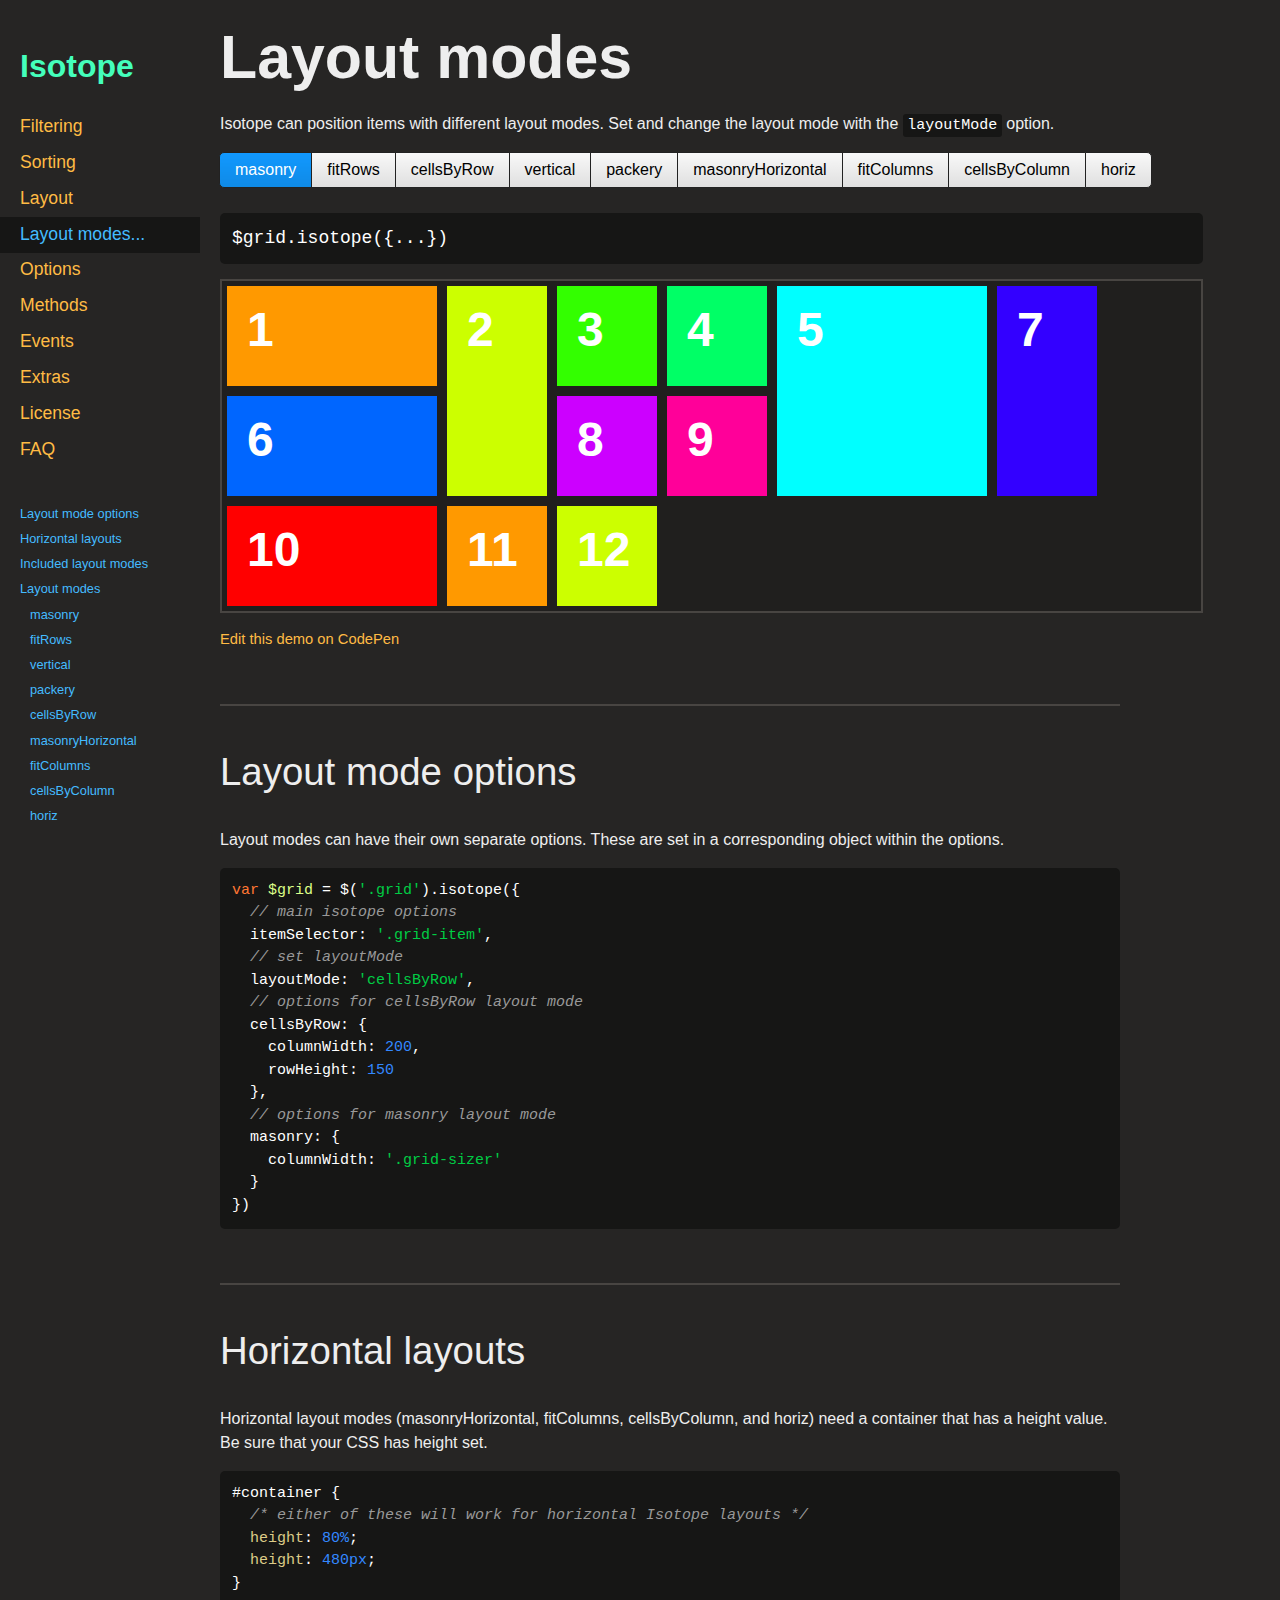
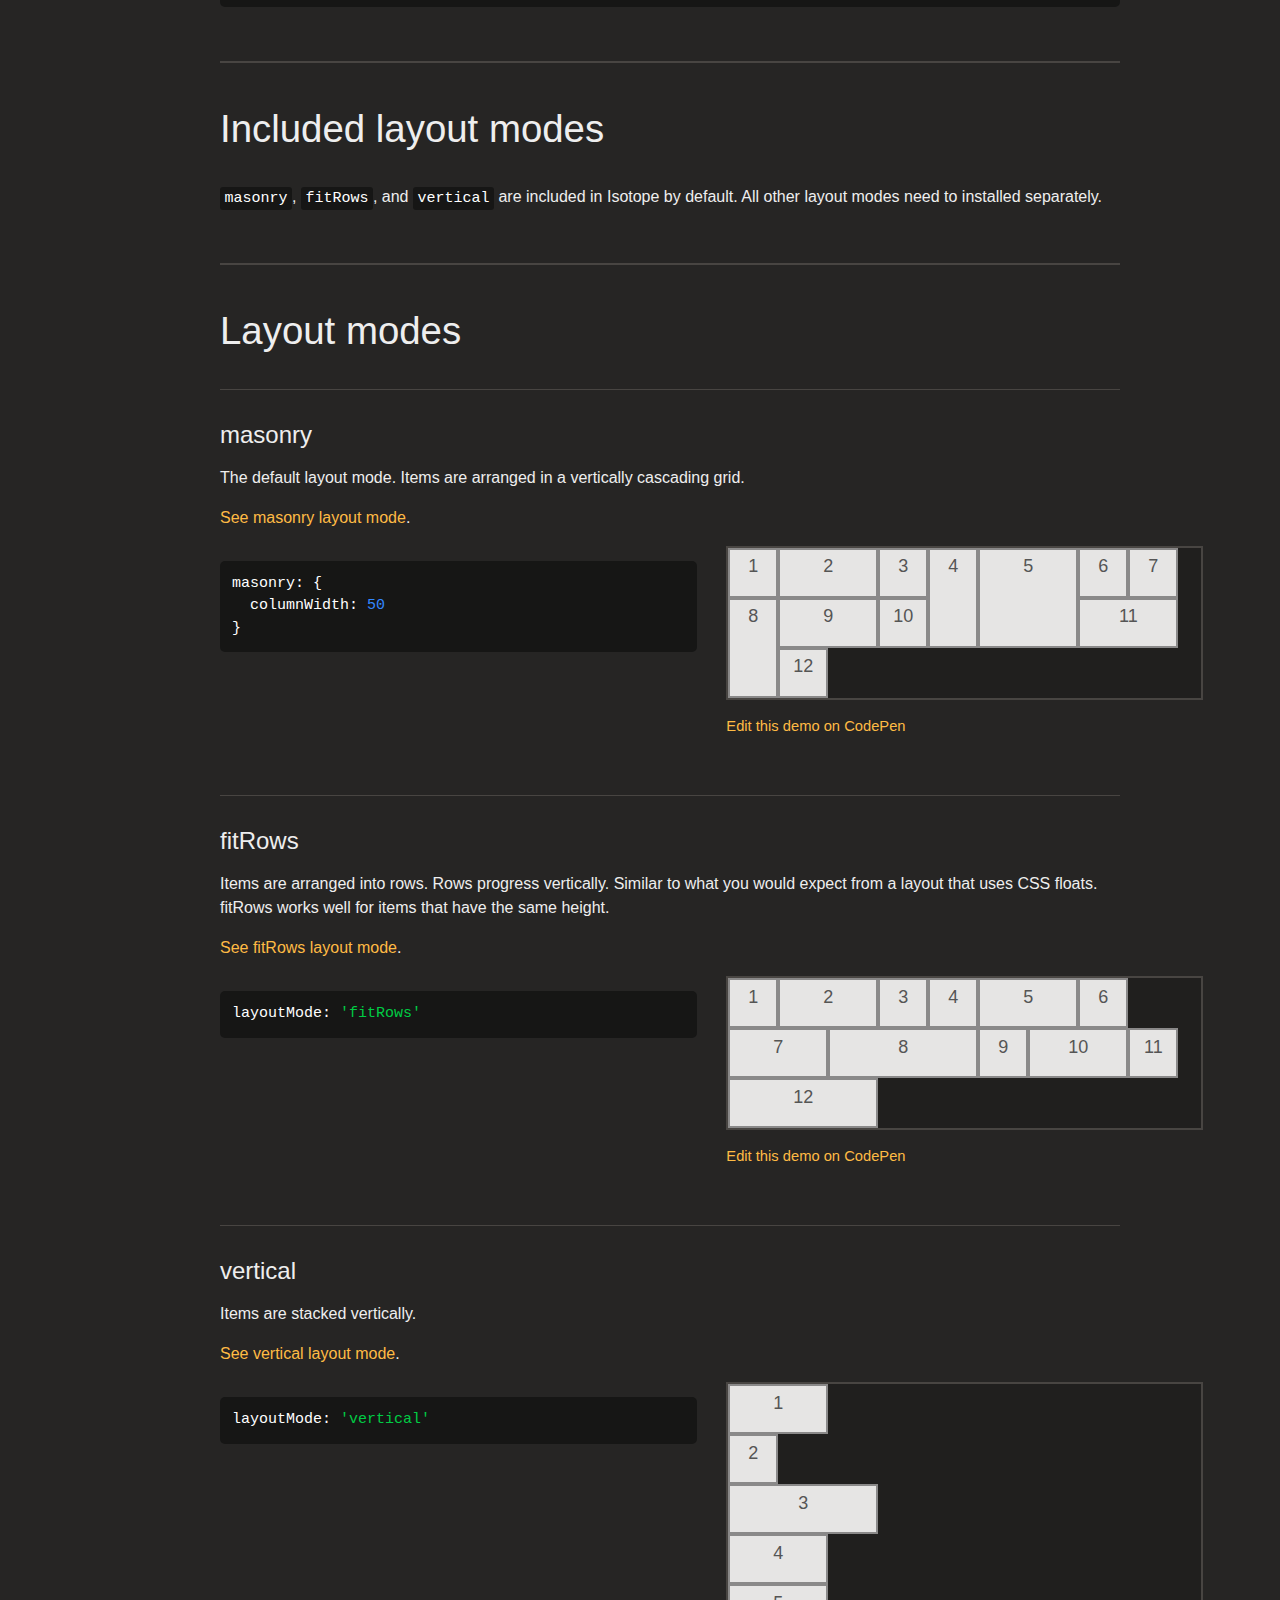
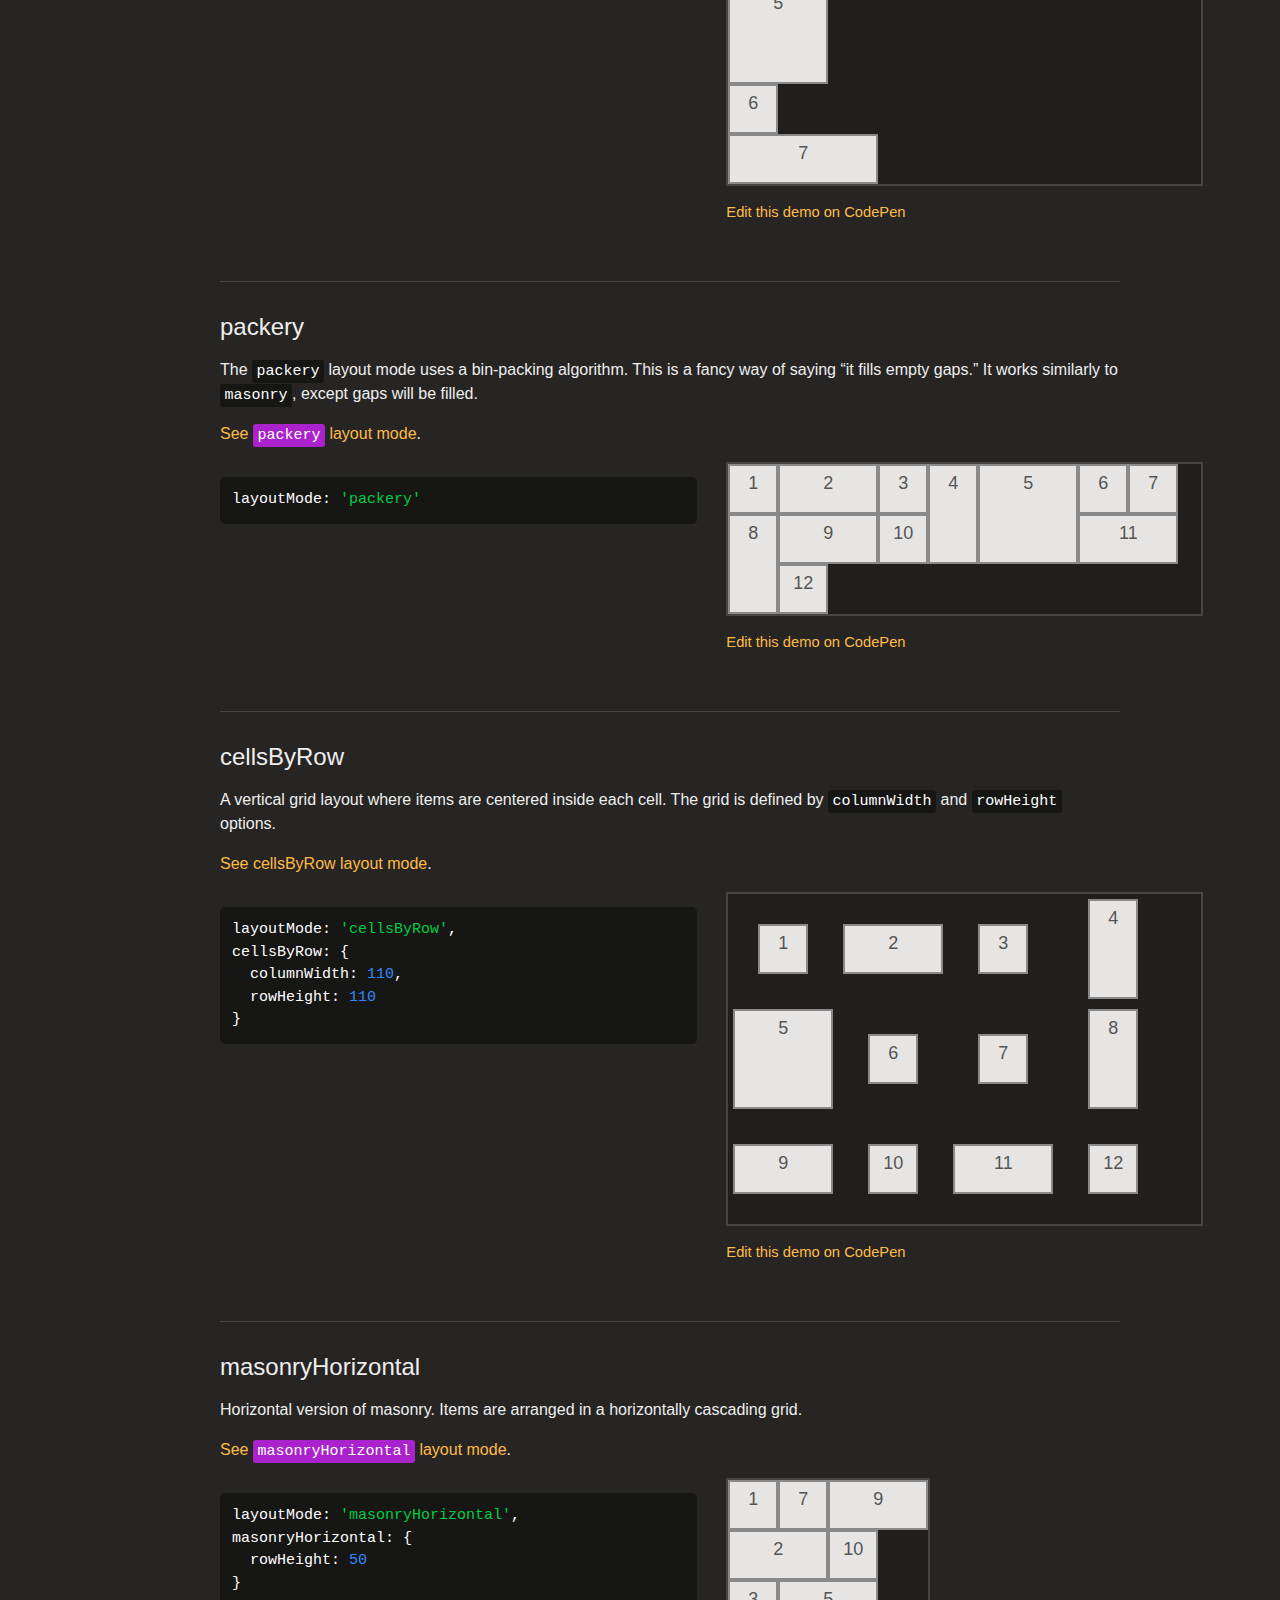
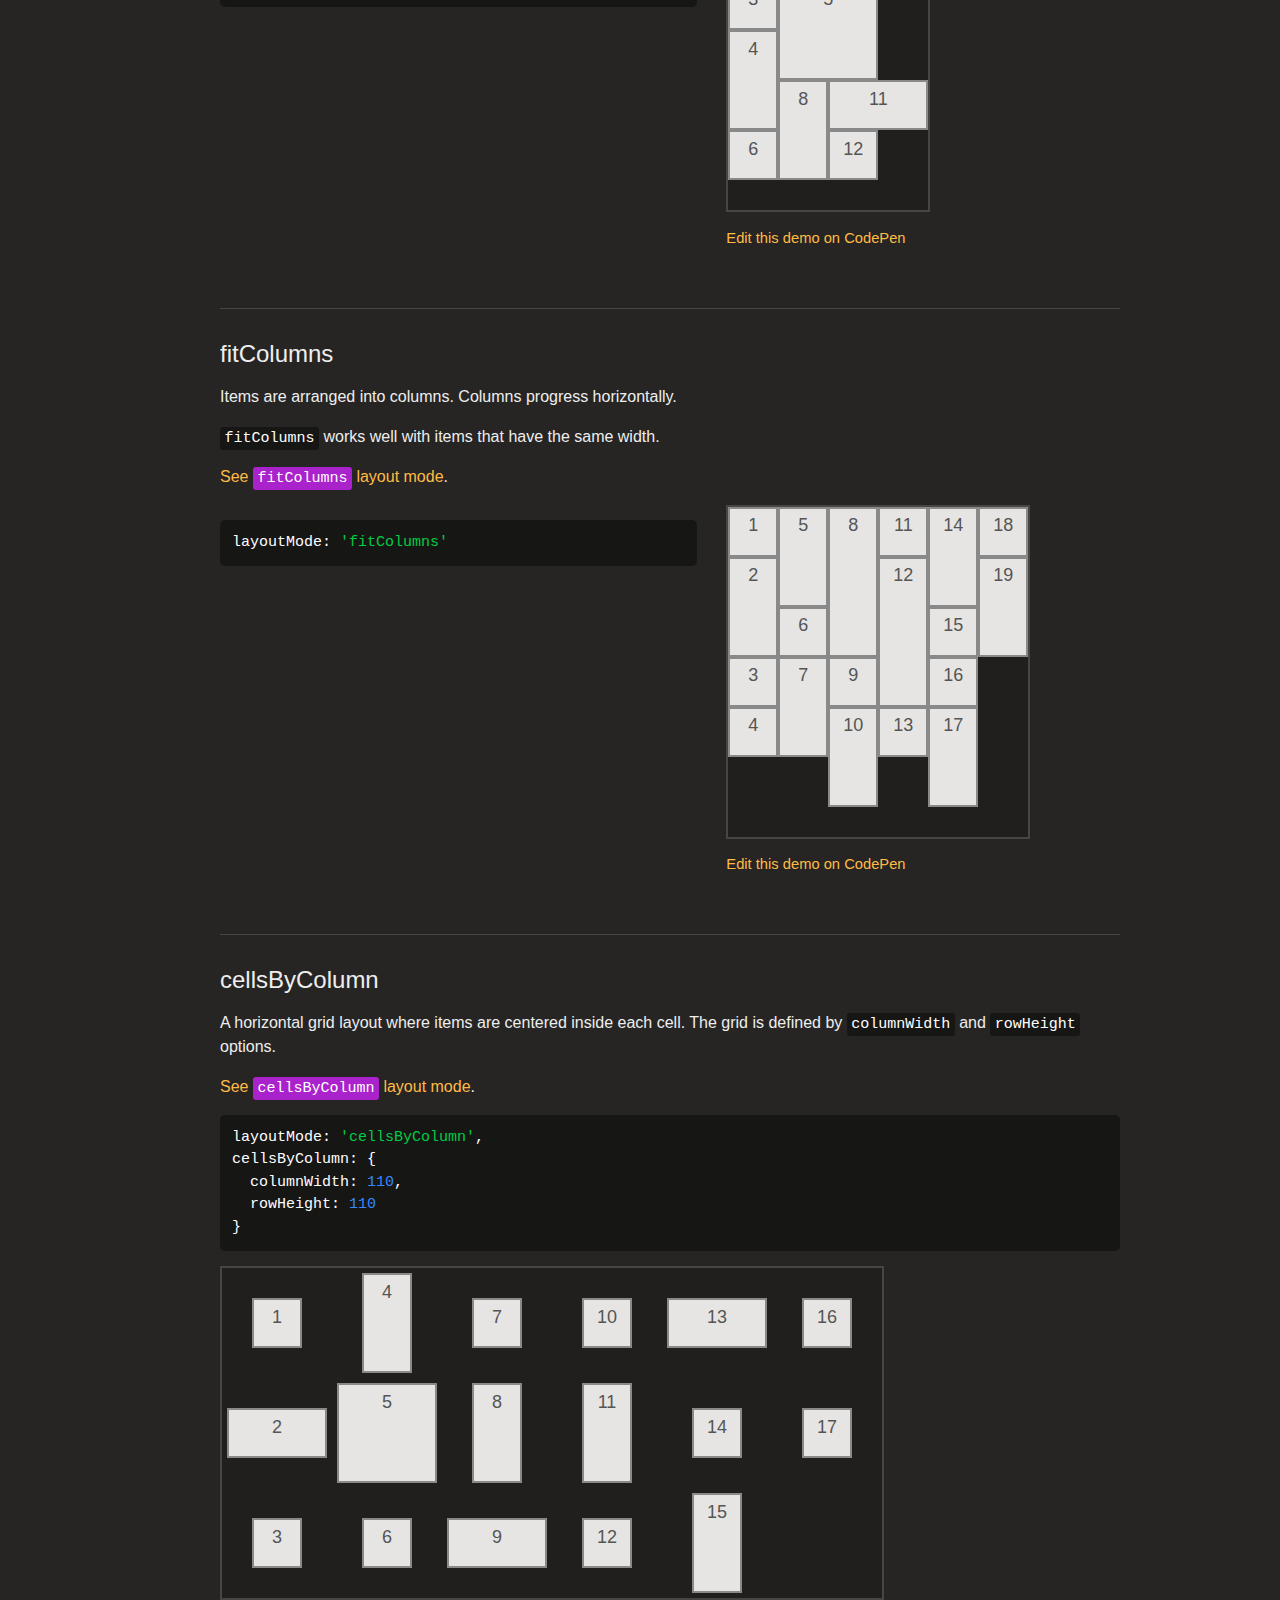
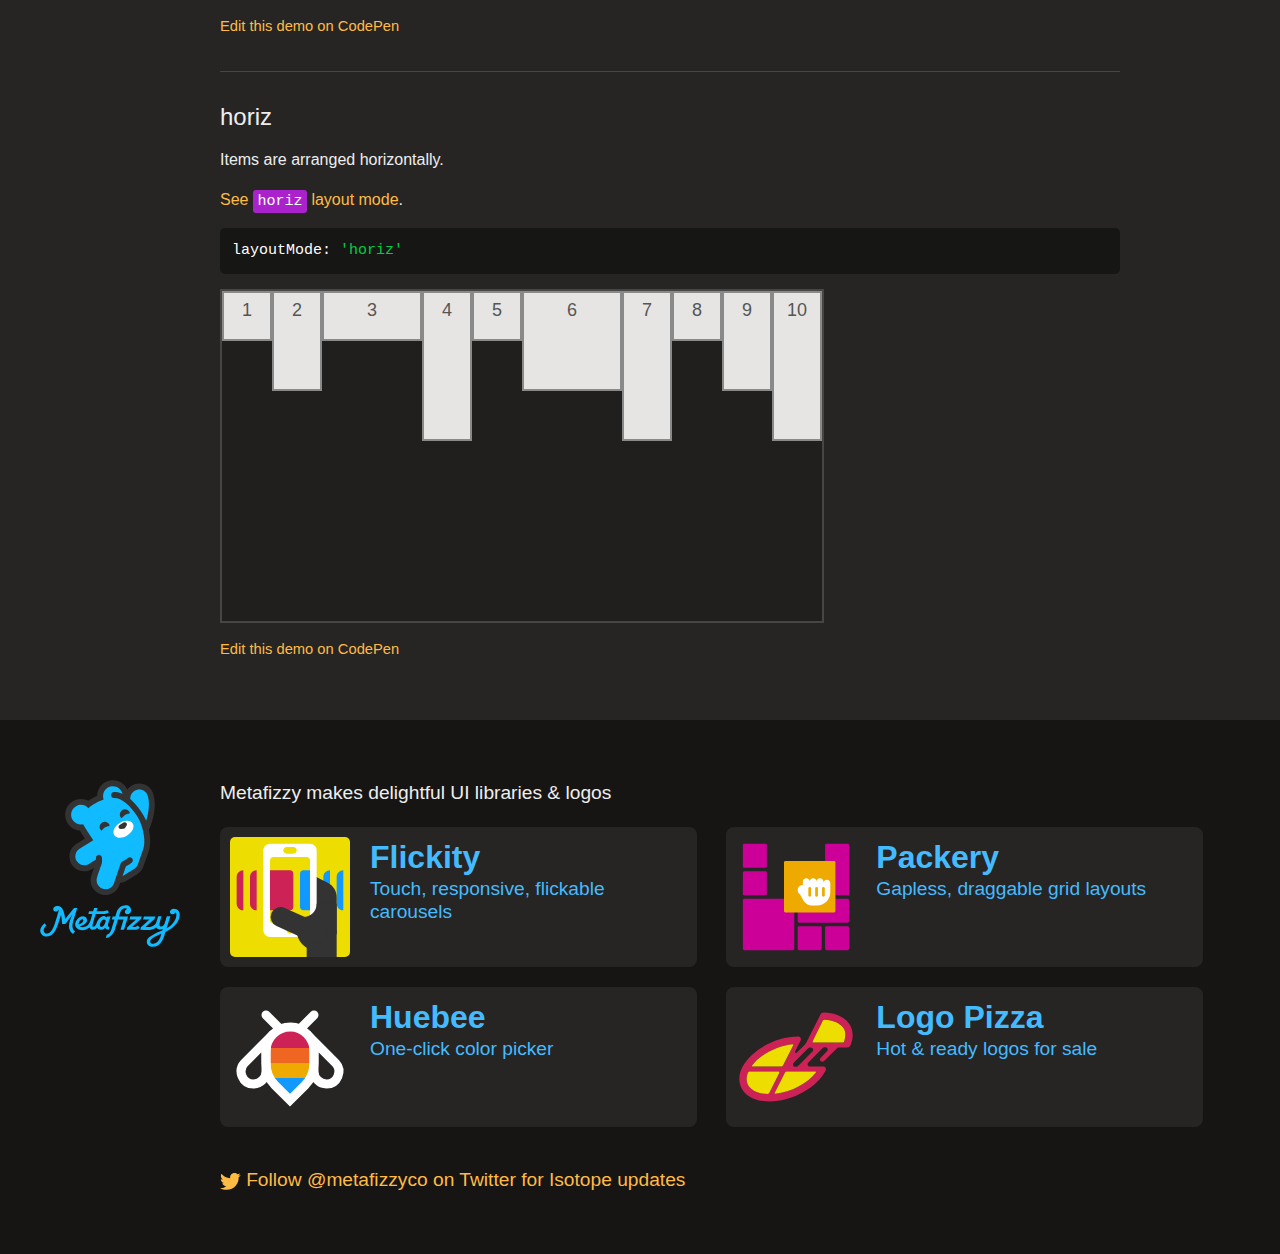
<file: isotope-docs/isotope-docs/layout-modes.html>
<!doctype html>
<html class="export" lang="en">
<head>
  <meta charset="utf-8">
  <meta http-equiv="x-ua-compatible" content="ie=edge">
  <meta name="viewport" content="width=device-width">
  <meta name="description" content="filter &amp; sort magical layouts">

  <title>Isotope &#xB7; Layout modes</title>

    <!-- Isotope does not require any CSS files -->
    <link rel="stylesheet" href="css/isotope-docs.css?3" media="screen">

  <meta name="twitter:card" content="summary">
  <meta name="twitter:site" content="@metafizzyco">
  <meta name="twitter:url" content="http://isotope.metafizzy.co/.html">
  <meta name="twitter:title" content="Isotope Layout modes">
  <meta name="twitter:description" content="filter &amp; sort magical layouts">

</head>
<body class="page--layout-modes">

  <div class="nav">
    <h1 class="nav__title"><a href=".">Isotope</a></h1>
  
    <ol class="site-nav">
      <li class="site-nav__item site-nav__item--filtering">
        <a class="site-nav__item__link" href="filtering.html">Filtering</a></li>
      <li class="site-nav__item site-nav__item--sorting">
        <a class="site-nav__item__link" href="sorting.html">Sorting</a></li>
      <li class="site-nav__item site-nav__item--layout ">
        <a class="site-nav__item__link" href="layout.html">Layout</a>
      </li>
      <li class="site-nav__item site-nav__item--layout-modes sub-nav-parent">
        <a class="site-nav__item__link" href="layout-modes.html">Layout modes</a>
        <ul class="sub-nav">
            <li class="sub-nav__item sub-nav__item--masonry">
              <a class="sub-nav__item__link" href="layout-modes/masonry.html">masonry</a></li>
            <li class="sub-nav__item sub-nav__item--fitrows">
              <a class="sub-nav__item__link" href="layout-modes/fitrows.html">fitRows</a></li>
            <li class="sub-nav__item sub-nav__item--vertical">
              <a class="sub-nav__item__link" href="layout-modes/vertical.html">vertical</a></li>
            <li class="sub-nav__item sub-nav__item--packery">
              <a class="sub-nav__item__link" href="layout-modes/packery.html">packery</a></li>
            <li class="sub-nav__item sub-nav__item--cellsbyrow">
              <a class="sub-nav__item__link" href="layout-modes/cellsbyrow.html">cellsByRow</a></li>
            <li class="sub-nav__item sub-nav__item--masonryhorizontal">
              <a class="sub-nav__item__link" href="layout-modes/masonryhorizontal.html">masonryHorizontal</a></li>
            <li class="sub-nav__item sub-nav__item--fitcolumns">
              <a class="sub-nav__item__link" href="layout-modes/fitcolumns.html">fitColumns</a></li>
            <li class="sub-nav__item sub-nav__item--cellsbycolumn">
              <a class="sub-nav__item__link" href="layout-modes/cellsbycolumn.html">cellsByColumn</a></li>
            <li class="sub-nav__item sub-nav__item--horiz">
              <a class="sub-nav__item__link" href="layout-modes/horiz.html">horiz</a></li>
        </ul>
      </li>
      <li class="site-nav__item site-nav__item--options">
        <a class="site-nav__item__link" href="options.html">Options</a></li>
      <li class="site-nav__item site-nav__item--methods">
        <a class="site-nav__item__link" href="methods.html">Methods</a></li>
      <li class="site-nav__item site-nav__item--events">
        <a class="site-nav__item__link" href="events.html">Events</a></li>
      <li class="site-nav__item site-nav__item--extras">
        <a class="site-nav__item__link" href="extras.html">Extras</a></li>
      <li class="site-nav__item site-nav__item--license">
        <a class="site-nav__item__link" href="license.html">License</a></li>
      <li class="site-nav__item site-nav__item--faq">
        <a class="site-nav__item__link" href="faq.html">FAQ</a></li>
    </ol>
  
    <ul class="page-nav" data-js="page-nav">
<li class="page-nav__item page-nav__item--h2"><a href="#layout-mode-options">Layout mode options</a></li>
<li class="page-nav__item page-nav__item--h2"><a href="#horizontal-layouts">Horizontal layouts</a></li>
<li class="page-nav__item page-nav__item--h2"><a href="#included-layout-modes">Included layout modes</a></li>
<li class="page-nav__item page-nav__item--h2"><a href="#layout-modes">Layout modes</a></li>
<li class="page-nav__item page-nav__item--h3"><a href="#masonry">masonry</a></li>
<li class="page-nav__item page-nav__item--h3"><a href="#fitrows">fitRows</a></li>
<li class="page-nav__item page-nav__item--h3"><a href="#vertical">vertical</a></li>
<li class="page-nav__item page-nav__item--h3"><a href="#packery">packery</a></li>
<li class="page-nav__item page-nav__item--h3"><a href="#cellsbyrow">cellsByRow</a></li>
<li class="page-nav__item page-nav__item--h3"><a href="#masonryhorizontal">masonryHorizontal</a></li>
<li class="page-nav__item page-nav__item--h3"><a href="#fitcolumns">fitColumns</a></li>
<li class="page-nav__item page-nav__item--h3"><a href="#cellsbycolumn">cellsByColumn</a></li>
<li class="page-nav__item page-nav__item--h3"><a href="#horiz">horiz</a></li>
</ul>
  </div>


  <div id="content" class="main">
    <div class="container">
        <h1>Layout modes</h1>


<p>Isotope can position items with different layout modes. Set and change the layout mode with the <code>layoutMode</code> option.</p>

<div class="big-demo go-wide" data-js="layout-modes-demo">

  <div class="button-group js-radio-button-group">
    <button class="button is-checked" data-layout-mode="masonry" checked="checked">masonry</button>
    <button class="button" data-layout-mode="fitRows">fitRows</button>
    <button class="button" data-layout-mode="cellsByRow">cellsByRow</button>
    <button class="button" data-layout-mode="vertical">vertical</button>
    <button class="button" data-layout-mode="packery">packery</button>
    <button class="button" data-layout-mode="masonryHorizontal" data-is-horizontal="true">masonryHorizontal</button>
    <button class="button" data-layout-mode="fitColumns" data-is-horizontal="true">fitColumns</button>
    <button class="button" data-layout-mode="cellsByColumn" data-is-horizontal="true">cellsByColumn</button>
    <button class="button" data-layout-mode="horiz" data-is-horizontal="true">horiz</button>
  </div>

  <pre class="code-display"><code>$grid.isotope({...})</code></pre>

  <div class="grid">
    <div class="grid-splash-item grid-splash-item--width2">1</div>
    <div class="grid-splash-item grid-splash-item--height2">2</div>
    <div class="grid-splash-item">3</div>
    <div class="grid-splash-item">4</div>
    <div class="grid-splash-item grid-splash-item--width2 grid-splash-item--height2">5</div>
    <div class="grid-splash-item grid-splash-item--width2">6</div>
    <div class="grid-splash-item grid-splash-item--height2">7</div>
    <div class="grid-splash-item">8</div>
    <div class="grid-splash-item">9</div>
    <div class="grid-splash-item grid-splash-item--width2">10</div>
    <div class="grid-splash-item">11</div>
    <div class="grid-splash-item">12</div>
  </div>

  <p class="edit-demo">
      <a href="http://codepen.io/desandro/pen/ClgeH">Edit this demo on CodePen</a>
  </p>
</div>

<h2 id="layout-mode-options">Layout mode options</h2>

<p>Layout modes can have their own separate options. These are set in a corresponding object within the options.</p>

<pre><code class="js"><span class="keyword">var</span> <span class="jquery_var">$grid</span> = $(<span class="string">&apos;.grid&apos;</span>).isotope({
  <span class="comment">// main isotope options</span>
  itemSelector: <span class="string">&apos;.grid-item&apos;</span>,
  <span class="comment">// set layoutMode</span>
  layoutMode: <span class="string">&apos;cellsByRow&apos;</span>,
  <span class="comment">// options for cellsByRow layout mode</span>
  cellsByRow: {
    <span class="attr">columnWidth</span>: <span class="number">200</span>,
    <span class="attr">rowHeight</span>: <span class="number">150</span>
  },
  <span class="comment">// options for masonry layout mode</span>
  masonry: {
    <span class="attr">columnWidth</span>: <span class="string">&apos;.grid-sizer&apos;</span>
  }
})
</code></pre>


<h2 id="horizontal-layouts">Horizontal layouts</h2>

<p>Horizontal layout modes (masonryHorizontal, fitColumns, cellsByColumn, and horiz) need a container that has a height value. Be sure that your CSS has height set.</p>

<pre><code class="css"><span class="selector-id">#container</span> {
  <span class="comment">/* either of these will work for horizontal Isotope layouts */</span>
  <span class="attribute">height</span>: <span class="number">80%</span>;
  <span class="attribute">height</span>: <span class="number">480px</span>;
}
</code></pre>


<h2 id="included-layout-modes">Included layout modes</h2>

<p><code>masonry</code>, <code>fitRows</code>, and <code>vertical</code> are included in Isotope by default. All other layout modes need to installed separately.</p>


<h2 id="layout-modes">Layout modes</h2>


<h3 id="masonry">masonry</h3>

<p>The default layout mode. Items are arranged in a vertically cascading grid.</p>

<p><a href="layout-modes/masonry.html">See masonry layout mode</a>.</p>

<div class="duo example">
  <div class="duo__cell example__code">
<pre><code class="js">masonry: {
  <span class="attr">columnWidth</span>: <span class="number">50</span>
}
</code></pre>
  </div>
  <div class="duo__cell example__demo">
    <div class="grid grid--counting" data-isotope="{ &quot;masonry&quot;: { &quot;columnWidth&quot;: 50 } }">
      <div class="grid-item"></div>
      <div class="grid-item grid-item--width2"></div>
      <div class="grid-item"></div>
      <div class="grid-item grid-item--height2"></div>
      <div class="grid-item grid-item--width2 grid-item--height2"></div>
      <div class="grid-item"></div>
      <div class="grid-item"></div>
      <div class="grid-item grid-item--height2"></div>
      <div class="grid-item grid-item--width2"></div>
      <div class="grid-item"></div>
      <div class="grid-item grid-item--width2"></div>
      <div class="grid-item"></div>
    </div>
    <p class="edit-demo">
        <a href="http://codepen.io/desandro/pen/mEinp">Edit this demo on CodePen</a>
    </p>
  </div>
</div>


<h3 id="fitrows">fitRows</h3>

<p>Items are arranged into rows. Rows progress vertically. Similar to what you would expect from a layout that uses CSS floats. fitRows works well for items that have the same height.</p>

<p><a href="layout-modes/fitrows.html">See fitRows layout mode</a>.</p>

<div class="duo example">
  <div class="duo__cell example__code">
<pre><code class="js">layoutMode: <span class="string">&apos;fitRows&apos;</span>
</code></pre>
  </div>
  <div class="duo__cell example__demo">
    <div class="grid grid--counting" data-isotope="{ &quot;layoutMode&quot;: &quot;fitRows&quot; }">
      <div class="grid-item"></div>
      <div class="grid-item grid-item--width2"></div>
      <div class="grid-item"></div>
      <div class="grid-item"></div>
      <div class="grid-item grid-item--width2"></div>
      <div class="grid-item"></div>
      <div class="grid-item grid-item--width2"></div>
      <div class="grid-item grid-item--width3"></div>
      <div class="grid-item"></div>
      <div class="grid-item grid-item--width2"></div>
      <div class="grid-item"></div>
      <div class="grid-item grid-item--width3"></div>
    </div>
    <p class="edit-demo">
        <a href="http://codepen.io/desandro/pen/nCskp">Edit this demo on CodePen</a>
    </p>
  </div>
</div>


<h3 id="vertical">vertical</h3>

<p>Items are stacked vertically.</p>

<p><a href="layout-modes/vertical.html">See vertical layout mode</a>.</p>

<div class="duo example">
  <div class="duo__cell example__code">
<pre><code class="js">layoutMode: <span class="string">&apos;vertical&apos;</span>
</code></pre>
  </div>
  <div class="duo__cell example__demo">
    <div class="grid grid--counting" data-isotope="{ &quot;layoutMode&quot;: &quot;vertical&quot; }">
      <div class="grid-item grid-item--width2"></div>
      <div class="grid-item"></div>
      <div class="grid-item grid-item--width3"></div>
      <div class="grid-item grid-item--width2"></div>
      <div class="grid-item grid-item--width2 grid-item--height2"></div>
      <div class="grid-item"></div>
      <div class="grid-item grid-item--width3"></div>
    </div>
    <p class="edit-demo">
        <a href="http://codepen.io/desandro/pen/oXxepd">Edit this demo on CodePen</a>
    </p>
  </div>
</div>


<h3 id="packery">packery</h3>

<p>The <code>packery</code> layout mode uses a bin-packing algorithm. This is a fancy way of saying &#x201C;it fills empty gaps.&#x201D; It works similarly to <code>masonry</code>, except gaps will be filled.</p>

<p><a href="layout-modes/packery.html">See <code>packery</code> layout mode</a>.</p>

<div class="duo example">
  <div class="duo__cell example__code">
<pre><code class="js">layoutMode: <span class="string">&apos;packery&apos;</span>
</code></pre>
  </div>
  <div class="duo__cell example__demo">
    <div class="grid grid--counting" data-isotope="{ &quot;layoutMode&quot;: &quot;packery&quot; }">
      <div class="grid-item"></div>
      <div class="grid-item grid-item--width2"></div>
      <div class="grid-item"></div>
      <div class="grid-item grid-item--height2"></div>
      <div class="grid-item grid-item--width2 grid-item--height2"></div>
      <div class="grid-item"></div>
      <div class="grid-item"></div>
      <div class="grid-item grid-item--height2"></div>
      <div class="grid-item grid-item--width2"></div>
      <div class="grid-item"></div>
      <div class="grid-item grid-item--width2"></div>
      <div class="grid-item"></div>
    </div>
    <p class="edit-demo">
        <a href="http://codepen.io/desandro/pen/vdwmb">Edit this demo on CodePen</a>
    </p>
  </div>
</div>


<h3 id="cellsbyrow">cellsByRow</h3>

<p>A vertical grid layout where items are centered inside each cell. The grid is defined by <code>columnWidth</code> and <code>rowHeight</code> options.</p>

<p><a href="layout-modes/cellsbyrow.html">See cellsByRow layout mode</a>.</p>

<div class="duo example">
  <div class="duo__cell example__code">
<pre><code class="js">layoutMode: <span class="string">&apos;cellsByRow&apos;</span>,
<span class="attr">cellsByRow</span>: {
  <span class="attr">columnWidth</span>: <span class="number">110</span>,
  <span class="attr">rowHeight</span>: <span class="number">110</span>
}
</code></pre>
  </div>
  <div class="duo__cell example__demo">
    <div class="grid grid--counting" data-isotope="{ &quot;layoutMode&quot;: &quot;cellsByRow&quot;, &quot;cellsByRow&quot;: { &quot;columnWidth&quot;: 110, &quot;rowHeight&quot;: 110 } }">
      <div class="grid-item"></div>
      <div class="grid-item grid-item--width2"></div>
      <div class="grid-item"></div>
      <div class="grid-item grid-item--height2"></div>
      <div class="grid-item grid-item--width2 grid-item--height2"></div>
      <div class="grid-item"></div>
      <div class="grid-item"></div>
      <div class="grid-item grid-item--height2"></div>
      <div class="grid-item grid-item--width2"></div>
      <div class="grid-item"></div>
      <div class="grid-item grid-item--width2"></div>
      <div class="grid-item"></div>
    </div>

    <p class="edit-demo">
        <a href="http://codepen.io/desandro/pen/zFart">Edit this demo on CodePen</a>
    </p>
  </div>
</div>


<h3 id="masonryhorizontal">masonryHorizontal</h3>

<p>Horizontal version of masonry. Items are arranged in a horizontally cascading grid.</p>

<p><a href="layout-modes/masonryhorizontal.html">See <code>masonryHorizontal</code> layout mode</a>.</p>

<div class="duo example">
  <div class="duo__cell example__code">
<pre><code class="js">layoutMode: <span class="string">&apos;masonryHorizontal&apos;</span>,
<span class="attr">masonryHorizontal</span>: {
  <span class="attr">rowHeight</span>: <span class="number">50</span>
}
</code></pre>
  </div>
  <div class="duo__cell example__demo">
    <div class="grid grid--counting grid--horizontal horizontal counting" data-isotope="{ &quot;layoutMode&quot;: &quot;masonryHorizontal&quot;, &quot;masonryHorizontal&quot;: { &quot;rowHeight&quot;: 50 } }">
      <div class="grid-item"></div>
      <div class="grid-item grid-item--width2"></div>
      <div class="grid-item"></div>
      <div class="grid-item grid-item--height2"></div>
      <div class="grid-item grid-item--width2 grid-item--height2"></div>
      <div class="grid-item"></div>
      <div class="grid-item"></div>
      <div class="grid-item grid-item--height2"></div>
      <div class="grid-item grid-item--width2"></div>
      <div class="grid-item"></div>
      <div class="grid-item grid-item--width2"></div>
      <div class="grid-item"></div>
    </div>
    <p class="edit-demo">
        <a href="http://codepen.io/desandro/pen/oCiAD">Edit this demo on CodePen</a>
    </p>
  </div>
</div>


<h3 id="fitcolumns">fitColumns</h3>

<p>Items are arranged into columns. Columns progress horizontally.</p>

<p><code>fitColumns</code> works well with items that have the same width.</p>

<p><a href="layout-modes/fitcolumns.html">See <code>fitColumns</code> layout mode</a>.</p>

<div class="duo example">
  <div class="duo__cell example__code">
<pre><code class="js">layoutMode: <span class="string">&apos;fitColumns&apos;</span>
</code></pre>
  </div>
  <div class="duo__cell example__demo">
    <div class="grid grid--counting grid--horizontal" data-isotope="{ &quot;layoutMode&quot;: &quot;fitColumns&quot; }">
      <div class="grid-item"></div>
      <div class="grid-item grid-item--height2"></div>
      <div class="grid-item"></div>
      <div class="grid-item"></div>
      <div class="grid-item grid-item--height2"></div>
      <div class="grid-item"></div>
      <div class="grid-item grid-item--height2"></div>
      <div class="grid-item grid-item--height3"></div>
      <div class="grid-item"></div>
      <div class="grid-item grid-item--height2"></div>
      <div class="grid-item"></div>
      <div class="grid-item grid-item--height3"></div>
      <div class="grid-item"></div>
      <div class="grid-item grid-item--height2"></div>
      <div class="grid-item"></div>
      <div class="grid-item"></div>
      <div class="grid-item grid-item--height2"></div>
      <div class="grid-item"></div>
      <div class="grid-item grid-item--height2"></div>
    </div>
    <p class="edit-demo">
        <a href="http://codepen.io/desandro/pen/zEAwi">Edit this demo on CodePen</a>
    </p>
  </div>
</div>


<h3 id="cellsbycolumn">cellsByColumn</h3>

<p>A horizontal grid layout where items are centered inside each cell. The grid is defined by <code>columnWidth</code> and <code>rowHeight</code> options.</p>

<p><a href="layout-modes/cellsbycolumn.html">See <code>cellsByColumn</code> layout mode</a>.</p>

<pre><code class="js">layoutMode: <span class="string">&apos;cellsByColumn&apos;</span>,
<span class="attr">cellsByColumn</span>: {
  <span class="attr">columnWidth</span>: <span class="number">110</span>,
  <span class="attr">rowHeight</span>: <span class="number">110</span>
}
</code></pre>

<div class="example">
  <div class="grid grid--counting grid--horizontal" data-isotope="{ &quot;layoutMode&quot;: &quot;cellsByColumn&quot;, &quot;cellsByColumn&quot;: { &quot;columnWidth&quot;: 110, &quot;rowHeight&quot;: 110 } }">
    <div class="grid-item"></div>
    <div class="grid-item grid-item--width2"></div>
    <div class="grid-item"></div>
    <div class="grid-item grid-item--height2"></div>
    <div class="grid-item grid-item--width2 grid-item--height2"></div>
    <div class="grid-item"></div>
    <div class="grid-item"></div>
    <div class="grid-item grid-item--height2"></div>
    <div class="grid-item grid-item--width2"></div>
    <div class="grid-item"></div>
    <div class="grid-item grid-item--height2"></div>
    <div class="grid-item"></div>
    <div class="grid-item grid-item--width2"></div>
    <div class="grid-item"></div>
    <div class="grid-item grid-item--height2"></div>
    <div class="grid-item"></div>
    <div class="grid-item"></div>
  </div>
  <p class="edit-demo">
      <a href="http://codepen.io/desandro/pen/qAlEy">Edit this demo on CodePen</a>
  </p>
</div>


<h3 id="horiz">horiz</h3>

<p>Items are arranged horizontally.</p>

<p><a href="layout-modes/horiz.html">See <code>horiz</code> layout mode</a>.</p>

<pre><code class="js">layoutMode: <span class="string">&apos;horiz&apos;</span>
</code></pre>

<div class="example">
  <div class="grid grid--counting grid--horizontal" data-isotope="{ &quot;layoutMode&quot;: &quot;horiz&quot; }">
    <div class="grid-item"></div>
    <div class="grid-item grid-item--height2"></div>
    <div class="grid-item grid-item--width2"></div>
    <div class="grid-item grid-item--height3"></div>
    <div class="grid-item"></div>
    <div class="grid-item grid-item--width2 grid-item--height2"></div>
    <div class="grid-item grid-item--height3"></div>
    <div class="grid-item"></div>
    <div class="grid-item grid-item--height2"></div>
    <div class="grid-item grid-item--height3"></div>
  </div>
  <p class="edit-demo">
      <a href="http://codepen.io/desandro/pen/uGetl">Edit this demo on CodePen</a>
  </p>
</div>


    </div>
  </div>

  <footer class="site-footer">
  
    <div class="container">
  
      <p class="site-footer__copy">Metafizzy makes delightful UI libraries &amp; logos</p>
  
      <div class="showcase">
      
        <ul class="showcase-item-list">
      
            <li class="showcase-item">
              <a class="showcase-item__link" href="http://flickity.metafizzy.co">
                <div class="showcase-item__image">
                    <svg class="flickity-illo" xmlns="http://www.w3.org/2000/svg" viewbox="0 0 360 360" width="100" height="100">
                      <path class="flickity-illo__color1" fill="#19F" d="M300 220L300 220c-11 0-20-9-20-20v-80c0-11 9-20 20-20h0V220z"/>
                      <path class="flickity-illo__color1" fill="#19F" d="M340 220L340 220c-11 0-20-9-20-20v-80c0-11 9-20 20-20h0V220z"/>
                      <path class="flickity-illo__color2" fill="#333" d="M320 290V180c0-18-10-35-27-43L240 110v180H320z"/>
                      <path class="flickity-illo__color3" fill="white" d="M240 300H120c-11 0-20-9-20-20V40c0-11 9-20 20-20h120c11 0 20 9 20 20v240C260 291 251 300 240 300z"/>
                      <path class="flickity-illo__color4" fill="#ED0" d="M230 260H130c-6 0-10-5-10-10V70c0-6 5-10 10-10h100c6 0 10 5 10 10v180 C240 256 236 260 230 260z"/>
                      <path class="flickity-illo__color2" fill="#333" d="M260 200h60v81c0 32-26 59-59 59h0c-34 0-61-27-61-61V240h20 C242 240 260 222 260 200L260 200z"/>
                      <path class="flickity-illo__color5" fill="#C25" d="M180 220h-60V100h60c6 0 10 5 10 10v100C190 216 186 220 180 220z"/>
                      <path class="flickity-illo__color1" fill="#19F" d="M240 220h-20c-6 0-10-5-10-10V110c0-6 5-10 10-10h20V220z"/>
                      <rect class="flickity-illo__color2" fill="#333" x="230" y="280" width="90" height="80"/>
                      <circle class="flickity-illo__color4" fill="#ED0" cx="180" cy="280" r="10"/>
                      <line class="flickity-illo__thumb" stroke="#333" stroke-width="60" stroke-linecap="round" x1="262" y1="290" x2="152" y2="240"/>
                      <path class="flickity-illo__color4" fill="#ED0" d="M190 50h-20c-6 0-10-5-10-10v0c0-6 5-10 10-10h20c6 0 10 5 10 10v0C200 46 196 50 190 50z"/>
                      <path class="flickity-illo__color5" fill="#C25" d="M80 220L80 220c-11 0-20-9-20-20v-80c0-11 9-20 20-20h0V220z"/>
                      <path class="flickity-illo__color5" fill="#C25" d="M40 220L40 220c-11 0-20-9-20-20v-80c0-11 9-20 20-20h0V220z"/>
                    </svg>
                </div>
                <div class="showcase-item__text">
                  <h3 class="showcase-item__title">Flickity</h3>
                  <p class="showcase-item__description">Touch, responsive, flickable carousels</p>
                </div>
              </a>
            </li>
      
            <li class="showcase-item">
              <a class="showcase-item__link" href="http://packery.metafizzy.co">
                <div class="showcase-item__image">
                    <svg class="packery-illo" xmlns="http://www.w3.org/2000/svg" viewbox="0 0 700 700" width="100" height="100">
                      <path class="packery-illo__item" fill="#C09" d="M172 180H48c-4 0-8-4-8-8V48c0-4 4-8 8-8h124c4 0 8 4 8 8v124C180 176 176 180 172 180z"/>
                      <path class="packery-illo__item" fill="#C09" d="M172 340H48c-4 0-8-4-8-8V208c0-4 4-8 8-8h124c4 0 8 4 8 8v124C180 336 176 340 172 340z"/>
                      <path class="packery-illo__item" fill="#C09" d="M492 660H368c-4 0-8-4-8-8V528c0-4 4-8 8-8h124c4 0 8 4 8 8v124C500 656 496 660 492 660z"/>
                      <path class="packery-illo__item" fill="#C09" d="M652 660H528c-4 0-8-4-8-8V528c0-4 4-8 8-8h124c4 0 8 4 8 8v124C660 656 656 660 652 660z"/>
                      <path class="packery-illo__item" fill="#C09" d="M652 500H368c-4 0-8-4-8-8V368c0-4 4-8 8-8h284c4 0 8 4 8 8v124C660 496 656 500 652 500z"/>
                      <path class="packery-illo__item" fill="#C09" d="M332 660H48c-4 0-8-4-8-8V368c0-4 4-8 8-8h284c4 0 8 4 8 8v284C340 656 336 660 332 660z"/>
                      <path class="packery-illo__item" fill="#C09" d="M652 340H528c-4 0-8-4-8-8V48c0-4 4-8 8-8h124c4 0 8 4 8 8v284C660 336 656 340 652 340z"/>
                      <path class="packery-illo__draggie" fill="#EA0" d="M572 440H288c-4 0-8-4-8-8V148c0-4 4-8 8-8h284c4 0 8 4 8 8v284C580 436 576 440 572 440z"/>
                      <g>
                        <path class="packery-illo__hand" fill="white" d="M530 250c-11 0-20 9-20 20v-10c0-11-9-20-20-20s-20 9-20 20c0-11-9-20-20-20s-20 9-20 20c0-11-9-20-20-20
                          s-20 9-20 20v20c-17 0-30 13-30 30c0 11 6 20 14 25l19 35c10 18 30 30 51 30h28
                          c43 0 78-35 78-78V270C550 259 541 250 530 250z"/>
                        <line class="packery-illo__hand-line" stroke="#EA0" fill="none" stroke-width="16" stroke-linecap="round" x1="430" y1="300" x2="430" y2="340"/>
                        <line class="packery-illo__hand-line" stroke="#EA0" fill="none" stroke-width="16" stroke-linecap="round" x1="470" y1="300" x2="470" y2="340"/>
                        <line class="packery-illo__hand-line" stroke="#EA0" fill="none" stroke-width="16" stroke-linecap="round" x1="510" y1="300" x2="510" y2="340"/>
                      </g>
                    </svg>
                </div>
                <div class="showcase-item__text">
                  <h3 class="showcase-item__title">Packery</h3>
                  <p class="showcase-item__description">Gapless, draggable grid layouts</p>
                </div>
              </a>
            </li>
      
            <li class="showcase-item">
              <a class="showcase-item__link" href="http://huebee.buzz">
                <div class="showcase-item__image">
                    <svg class="huebee-illo" xmlns="http://www.w3.org/2000/svg" viewbox="0 0 200 200" width="100" height="100">
                      <polygon class="huebee-illo__stripe4" fill="#19F" points="100,170 65,135 135,135 "/>
                      <rect class="huebee-illo__stripe3" fill="#EA0" x="65" y="110" width="70" height="25"/>
                      <rect class="huebee-illo__stripe2" fill="#E62" x="65" y="85" width="70" height="25"/>
                      <polygon class="huebee-illo__stripe1" fill="#C25" points="135,85 65,85 65,70 80,55 120,55 135,70 "/>
                      <path class="huebee-illo__line" stroke="#333" fill="none" stroke-width="15" d="M140 90c0-22-18-40-39-40C78 50 60 68 60 91V110c0 14 5 27 15 37
                        l25 25l25-25c10-10 15-23 15-37V90z"/>
                      <path class="huebee-illo__line" stroke="#333" fill="none" stroke-width="15" d="M60 74v50c0 11-9 21-21 21h0c-18 0-27-22-15-35L60 74z"/>
                      <path class="huebee-illo__line" stroke="#333" fill="none" stroke-width="15" d="M140 74v50c0 11 9 21 21 21h0c18 0 27-22 15-35L140 74z"/>
                      <line class="huebee-illo__line huebee-illo__antenna" stroke="#333" fill="none" stroke-width="15" stroke-linecap="round" x1="60" y1="30" x2="80" y2="50"/>
                      <line class="huebee-illo__line huebee-illo__antenna" stroke="#333" fill="none" stroke-width="15" stroke-linecap="round" x1="140" y1="30" x2="120" y2="50"/>
                    </svg>
                </div>
                <div class="showcase-item__text">
                  <h3 class="showcase-item__title">Huebee</h3>
                  <p class="showcase-item__description">One-click color picker</p>
                </div>
              </a>
            </li>
      
            <li class="showcase-item">
              <a class="showcase-item__link" href="http://logo.pizza">
                <div class="showcase-item__image">
                    <svg class="logo-pizza-illo" xmlns="http://www.w3.org/2000/svg" viewbox="0 0 700 700" width="100" height="100">
                      <path class="logo-pizza-illo__outline" fill="#C25" d="M513 91c-9-0-17 5-21 12l-80 160c-3 5-6 10-11 15l-47 47
                        c-5 5-12-1-9-7l32-64c5-11-2-23-14-23h-0c-121 0-268 70-327 180
                        C-9 497 35 609 196 609c138 0 279-85 327-180v0c5-11-2-23-14-23h-77c-13 0-19-15-10-24
                        l81-81c5-5 11-8 18-8l0 0c13 0 19 15 10 24L494 354c-6 6-6 14 0 20c3 3 6 4 10 4
                        c4 0 7-1 10-4l80-80h53c9 0 17-5 21-13C707 190 656 97 513 91z M334 281l-59 117
                        c-2 5-7 8-13 8H97c-4 0-6-4-3-7c49-64 143-114 236-124C333 275 335 278 334 281z
                         M70 441c2-4 6-7 10-7h168c4 0 7 4 5 8l-59 118c-2 4-6 6-11 6
                        C106 565 38 521 70 441z M466 441c-49 64-143 114-236 124c-3 0-6-3-4-6l59-117
                        c2-5 7-8 13-8h166C466 434 468 438 466 441z M446 318l-81 81c-5 5-11 8-18 8l0 0
                        c-13 0-19-15-10-24l81-81c5-5 11-8 18-8l0 0C449 294 455 309 446 318z M447 258L506 139
                        c2-4 6-7 11-6c101 7 140 60 114 126c-2 4-6 7-10 7H452C448 266 445 262 447 258z"/>
                      <path class="logo-pizza-illo__slice" fill="#ED0" d="M334 281l-59 117c-2 5-7 8-13 8H97c-4 0-6-4-3-7
                        c49-64 143-114 236-124C333 275 335 278 334 281z"/>
                      <path class="logo-pizza-illo__slice" fill="#ED0" d="M70 441c2-4 6-7 10-7h168c4 0 7 4 5 8l-59 118c-2 4-6 6-11 6
                        C106 565 38 521 70 441z"/>
                      <path class="logo-pizza-illo__slice" fill="#ED0" d="M466 441c-49 64-143 114-236 124c-3 0-6-3-4-6l59-117
                        c2-5 7-8 13-8h166C466 434 468 438 466 441z"/>
                      <path class="logo-pizza-illo__slice" fill="#ED0" d="M447 258L506 139c2-4 6-7 11-6c101 7 140 60 114 126c-2 4-6 7-10 7H452
                        C448 266 445 262 447 258z"/>
                    </svg>
                </div>
                <div class="showcase-item__text">
                  <h3 class="showcase-item__title">Logo Pizza</h3>
                  <p class="showcase-item__description">Hot &amp; ready logos for sale</p>
                </div>
              </a>
            </li>
      
        </ul> 
      
      </div>
  
      <p class="site-footer__copy">
        <a href="https://twitter.com/metafizzyco">
          <svg class="twitter-logo" xmlns="http://www.w3.org/2000/svg" viewbox="0 0 512 512" width="30" height="30">
            <path d="M512 97c-19 8-39 14-60 16 22-13 38-34 46-58-20 12-43 21-67 25-19-19-46-32-77-32-58 0-117 52-102 129-87-4-165-46-216-110-24 40-19 107 32 140-17 0-33-5-48-13v1c0 51 36 93 84 103-15 4-34 5-47 2 13 42 52 72 98 73-47 36-96 49-155 44 46 30 102 47 161 47 197 0 306-168 299-312 20-15 38-34 52-55z"/>
          </svg>
          Follow @metafizzyco on Twitter for Isotope updates
        </a>
      </p>
  
      <div class="metafizzy-brand">
        <a class="metafizzy-brand__link" href="http://metafizzy.co">
          <svg class="metafizzy-logo" xmlns="http://www.w3.org/2000/svg" viewbox="0 0 780 1000" width="78" height="100">
            <path class="metafizzy-logo__outline" fill="#333" d="M642 31c-49 0-85 29-102 51C528 55 490 2 415 2
              c-76 0-134 59-137 135c-18 7-62 34-75 43c-20-10-42-16-65-16h0c-68 0-137 53-137 139
              c0 78 67 133 128 135c11 19 26 42 44 69c1-1-74 46-74 46c-29 19-61 53-61 110
              c0 75 62 128 129 128c24 0 48-7 68-20l16-10l-23 66C199 917 267 998 350 998
              c54 0 104-35 122-87l7-20c19-2 37-8 55-18l92-57c25-16 45-39 54-68l46-131
              c19-54 14-125 1-185c8-16 51-112 51-220C779 58 695 31 642 31z"/>
            <clippath id="metafizzy-logo__body">
              <path d="M566 164c-2-34 19-67 54-78c41-13 84 9 97 50c21 67 7 146-13 218
                C688 310 631 222 566 164z M626 314C567 227 500 155 424 156c-14 0-25-13-25-27
                c1-14 13-25 27-25c42 1 71 15 73 16l0 0C489 70 426 33 371 66c-36 22-50 65-36 103
                c-37 11-108 52-132 75c-27-31-73-39-109-17c-41 25-53 78-29 118c20 32 58 47 93 39
                c15 30 44 74 87 138l-119 74c-36 23-48 71-25 107c25 39 74 45 107 25
                c23-14 61-38 61-38c-0-4-1-7-1-11c-2-14 7-27 21-30c14-2 27 7 30 21
                c5 29 1 52-3 62c0 0-22 61-38 111c-18 55 24 103 72 103c30 0 62-17 74-52l60-174
                c3-7 8-13 16-16c25-9 45-27 45-27c11-10 27-9 36 2c10 11 9 27-2 36
                c-1 1-22 20-51 33l-29 84l0 0c3-1 5-3 8-4l92-57c15-9 27-24 33-41l46-131
                C705 521 671 383 626 314z"/>
            </clippath>
            <g clip-path="url(#metafizzy-logo__body)">
              <polygon class="metafizzy-logo__stripe4" fill="#19F" points="1016 544 278 1018 174 837 911 373"/>
              <polygon class="metafizzy-logo__stripe3" fill="#EA0" points="822 435 174 843 85 695 822 232"/>
              <polygon class="metafizzy-logo__stripe2" fill="#E62" points="822 238 85 701 74 469 717 65"/>
              <polygon class="metafizzy-logo__stripe1" fill="#C25" points="717 70 -20 533 -20 299 612 -100"/>
            </g>
            <path class="metafizzy-logo__snout" fill="white" d="M474 373c-44 27-66 73-48 103c18 30 70 33 113 5
              c48-31 66-73 48-103C570 347 519 345 474 373z"/>
            <path class="metafizzy-logo__eyes-nose" fill="#333" d="M383 383c13 21-15 14-36 27s-28 41-40 20c-13-21-6-49 15-62
              C343 355 370 362 383 383z M497 260c-21 13-28 41-15 62c13 21 19-7 40-20s49-6 36-27
              S518 247 497 260z M467 416L467 416c4 6 11 10 18 9l22-2c6-1 12-4 15-9l12-19
              c4-6 4-14 0-20v0c-6-9-18-12-27-7l-34 21C464 395 461 407 467 416z"/>
          </svg>
          <svg class="metafizzy-wordmark" xmlns="http://www.w3.org/2000/svg" viewbox="0 0 1000 300" width="100" height="30">
            <path fill="#333" d="M491 121c3-9 13-39 13-39h-25c-1 2-2 5-3 8c-23-31-63 7-72 41
              c-4 10-12 25-23 25c-13 0 0-35 6-56c0 0 0-0 0-0c4-12 11-36 11-36s18 0 24 0
              c25 0 51 5 71-13l-14-15c-10 8-18 8-27 8c-13 0-48 0-48 0l7-23h-25L380 44h-29L345 65h29
              c-11 36-16 68-36 82c-14 10-38 17-53 7c19-8 51-21 51-45c0-13-8-29-28-29
              c-39 0-57 40-57 60c0 25 24 40 49 40c21 0 39-7 54-19c10 25 41 18 54 2
              c18 25 50 11 58-1c4 8 11 14 25 15l6-21C477 156 488 131 491 121z M301 102
              c9 0 10 7 8 12c-4 12-20 20-33 26C274 135 285 102 301 102z M443 156c-9 3-14-2-15-11
              c-3-19 25-60 42-33C464 139 454 152 443 156z M251 188l-15 19c-41-28-34-77-5-137
              l-50 65l-23-0c-1-18-4-52-8-64C126 150 105 225 49 225c-40 0-75-44-16-95l13 17
              c-33 28-19 57 2 57c46 0 62-87 87-169c0 0-1-1-1-1c-5 9-15 14-25 13
              c-11-1-17-11-14-21c3-10 14-18 25-18c15 0 23 1 34 12c14 13 23 50 26 80l63-79l23-0
              C243 104 211 166 251 188z M649 48c-2 6-11 18-25 18c-14 0-20-11-17-21c3-8 9-14 17-16
              c-8-9-28-7-38 2c-10 9-14 26-22 52h65l-29 94h-25l22-73h-40c0 0-14 48-22 72
              c-9 27-34 57-65 59l7-22c16-1 29-25 34-41c4-13 18-58 21-68c-6 0-13 0-19 0l6-21
              c5 0 12 0 19 0c4-12 7-24 11-36C558 21 583 1 613 1C641 1 656 22 649 48z M727 82h-82
              l-6 21h47l-62 56l-5 17c39 0 75 9 94-15l-16-14c-11 14-27 10-39 10l64-58L727 82z M998 70
              c0 38-27 89-102 123C883 238 866 299 804 299c-22 0-41-12-41-36c0-27 23-38 36-46
              c23-14 50-25 76-36c1-3 2-6 3-9c-16 6-38 3-48-12c-11 8-23 14-35 17
              c-22 5-57-0-79-0l5-18l61-55h-46l6-21h82l-6 17l-64 58c11 0 22 0 33-1
              c14-1 31-10 41-26c3-5 16-50 16-50l24 0c0 0-6 22-11 38c-4 13-8 35 8 35
              c12 0 23-13 26-23c3-10 15-50 15-50l25 0l-26 85c72-42 76-101 64-114c-5 9-15 16-26 14
              c-11-1-17-11-14-21c3-10 14-18 25-18C988 27 998 53 998 70z M867 206c-21 9-80 32-80 55
              c0 20 27 18 36 13C846 264 859 241 867 206z"/>
          </svg>
        </a>
      </div>
  
    </div>
  
  </footer>

<!-- Looking for isotope.js? Use isotope.pkgd.min.js -->
<!-- Isotope does NOT require jQuery. But it does make things easier -->
<script src="https://code.jquery.com/jquery-3.1.1.min.js"></script>
<script>window.jQuery || document.write('<script src="js/jquery.min.js"><\/script>')</script>

  <script src="js/isotope-docs.min.js?3"></script>


</body>
</html>
</file>
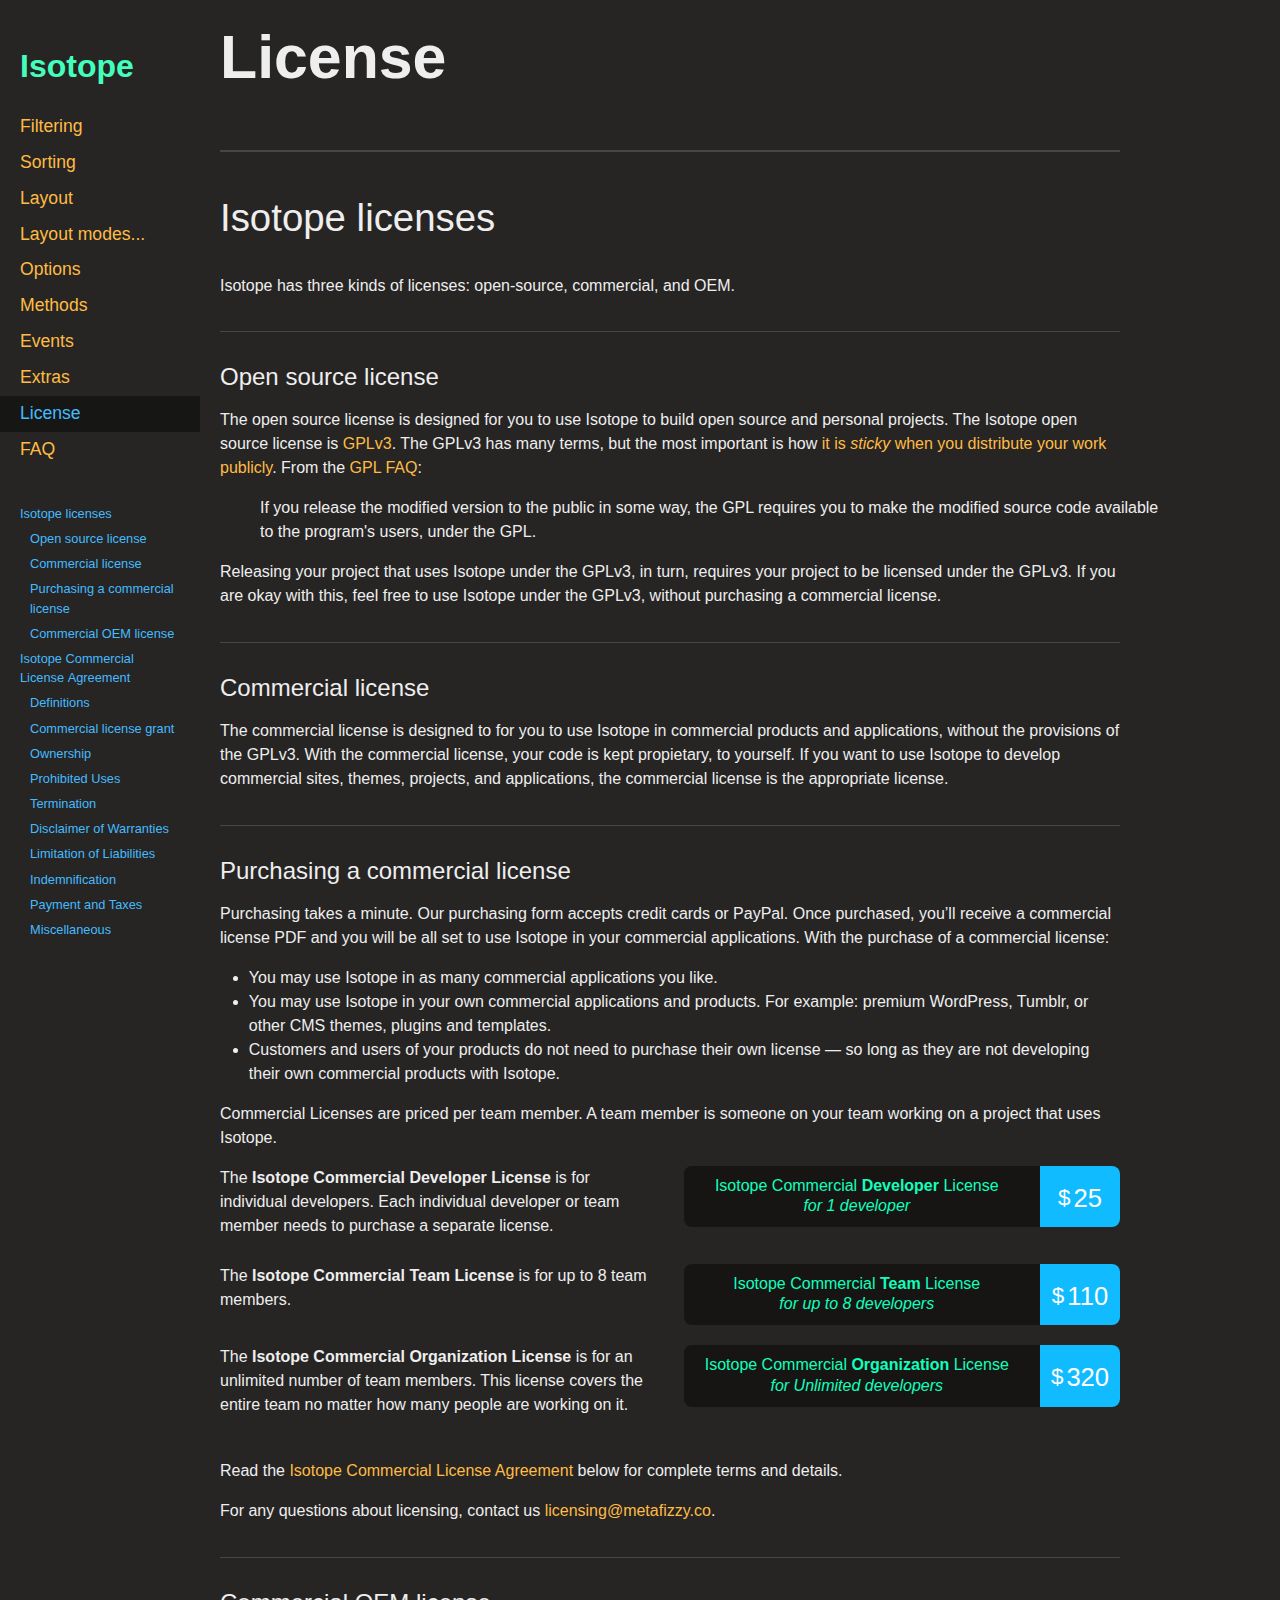
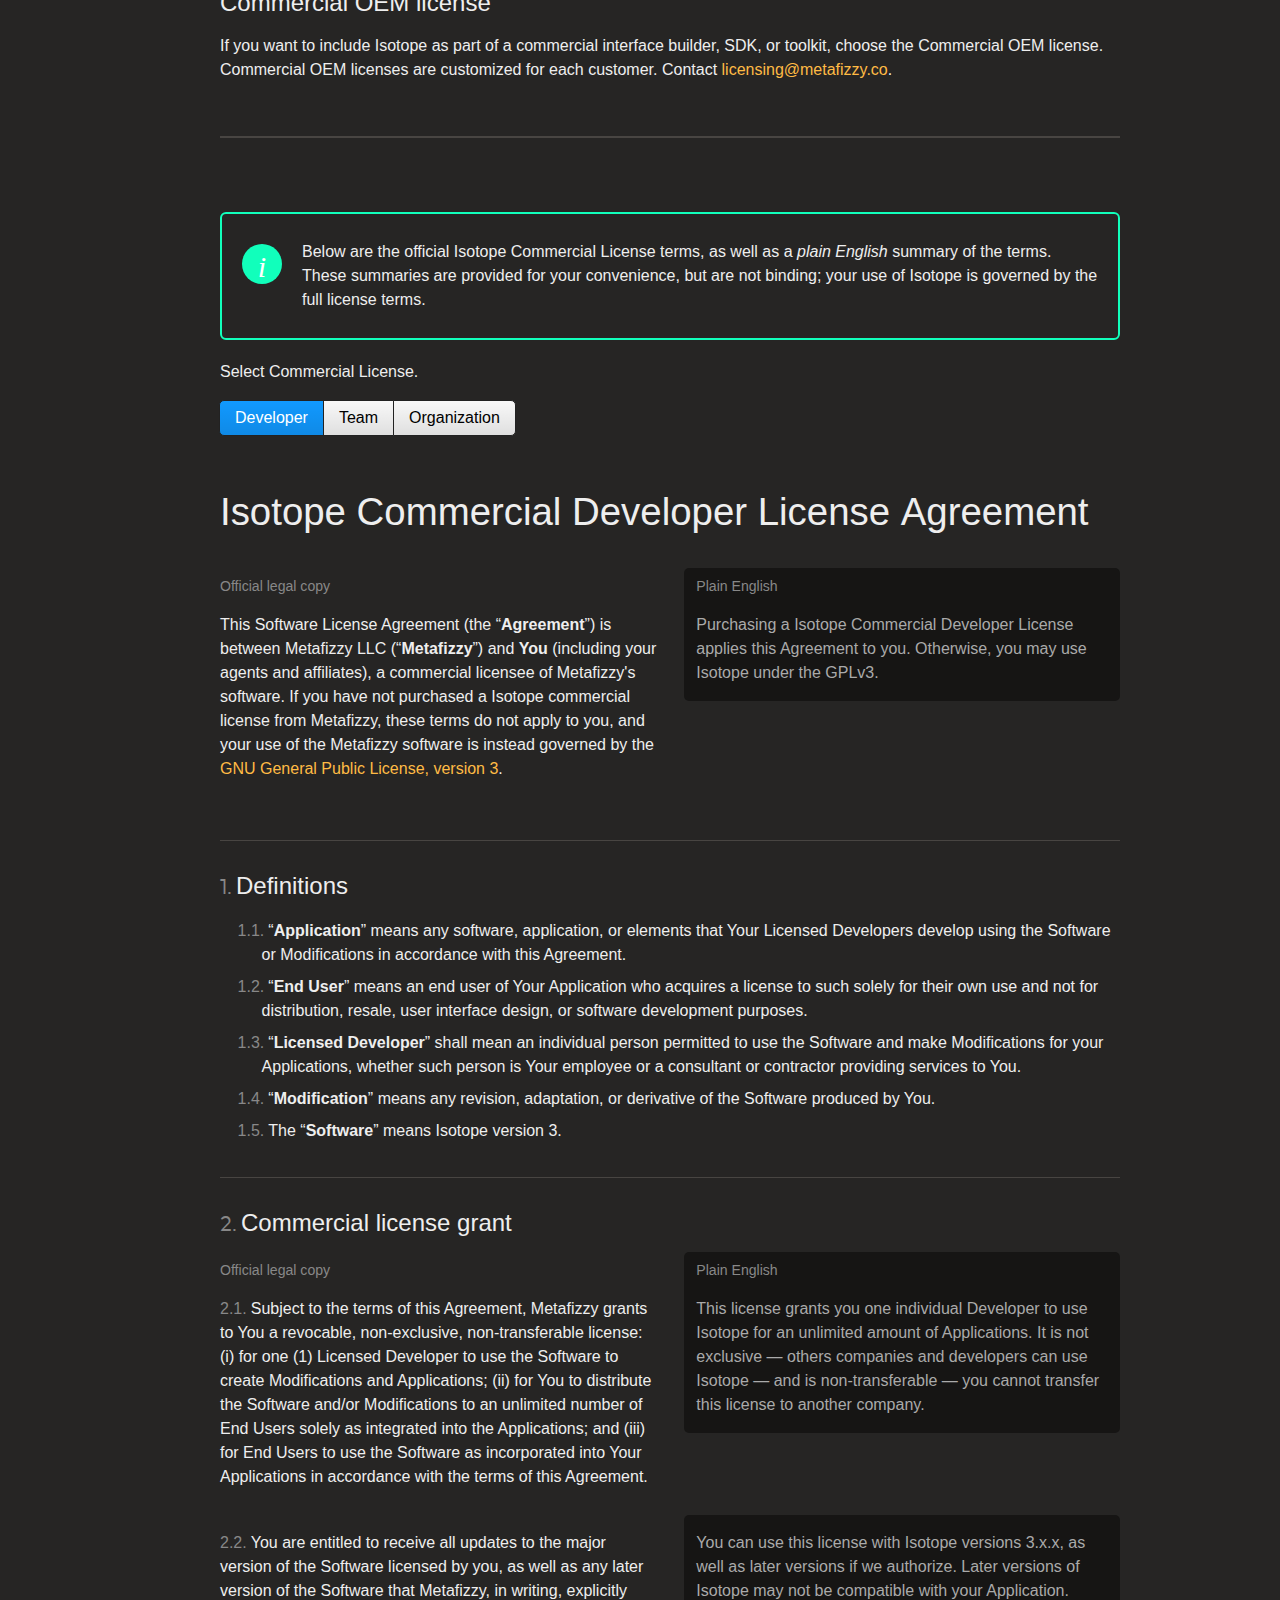
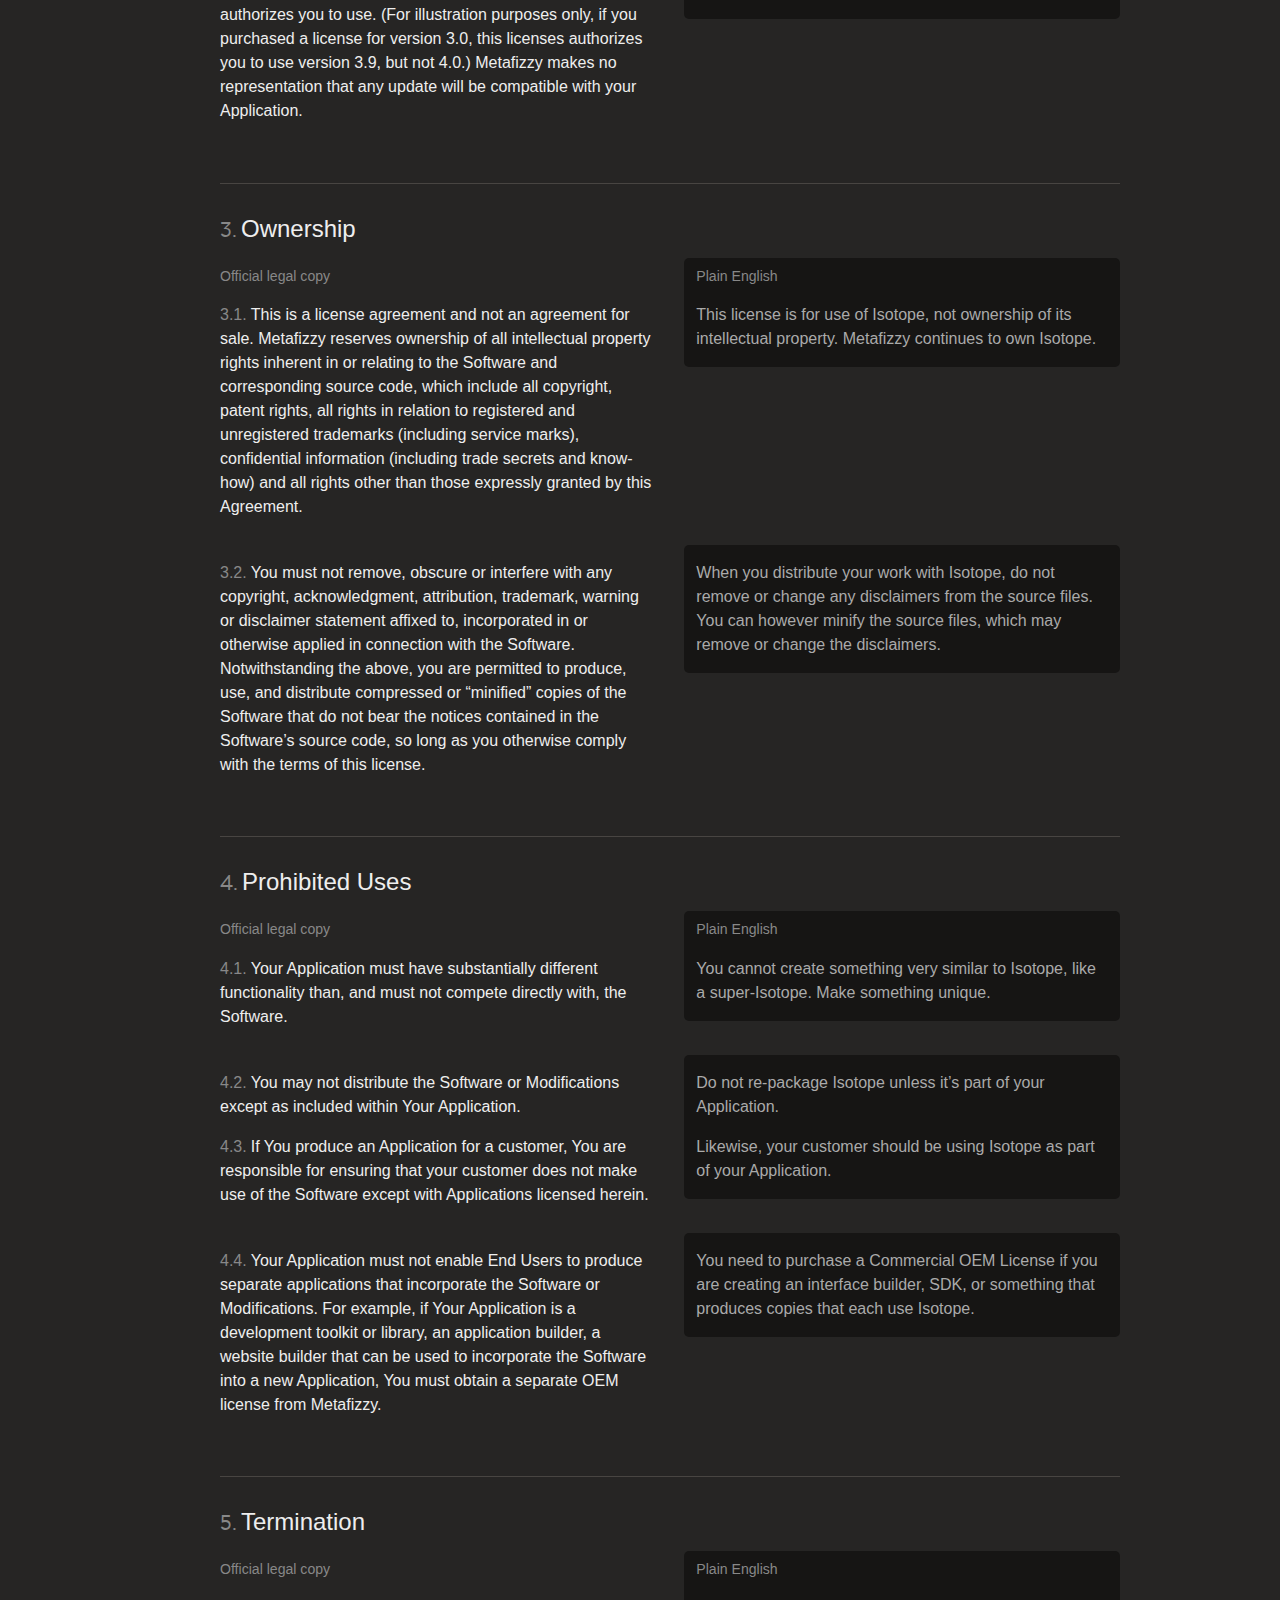
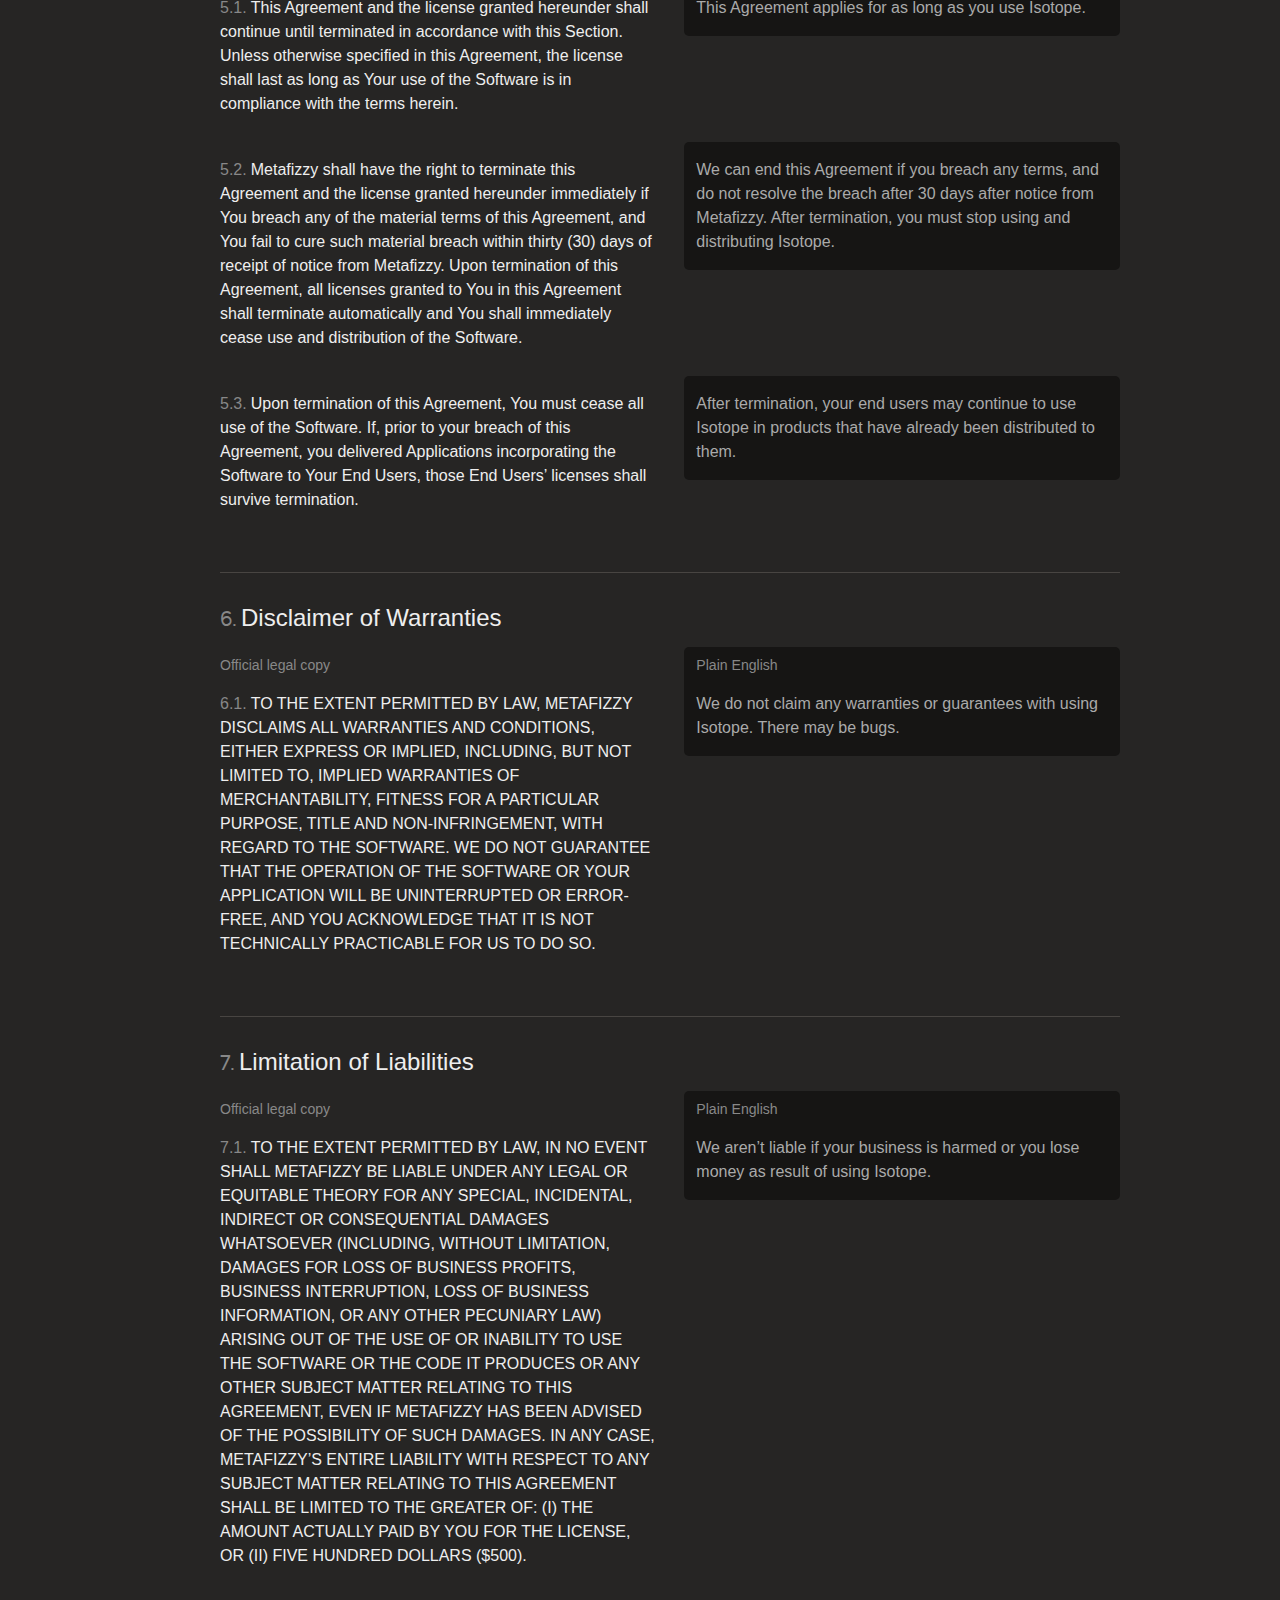
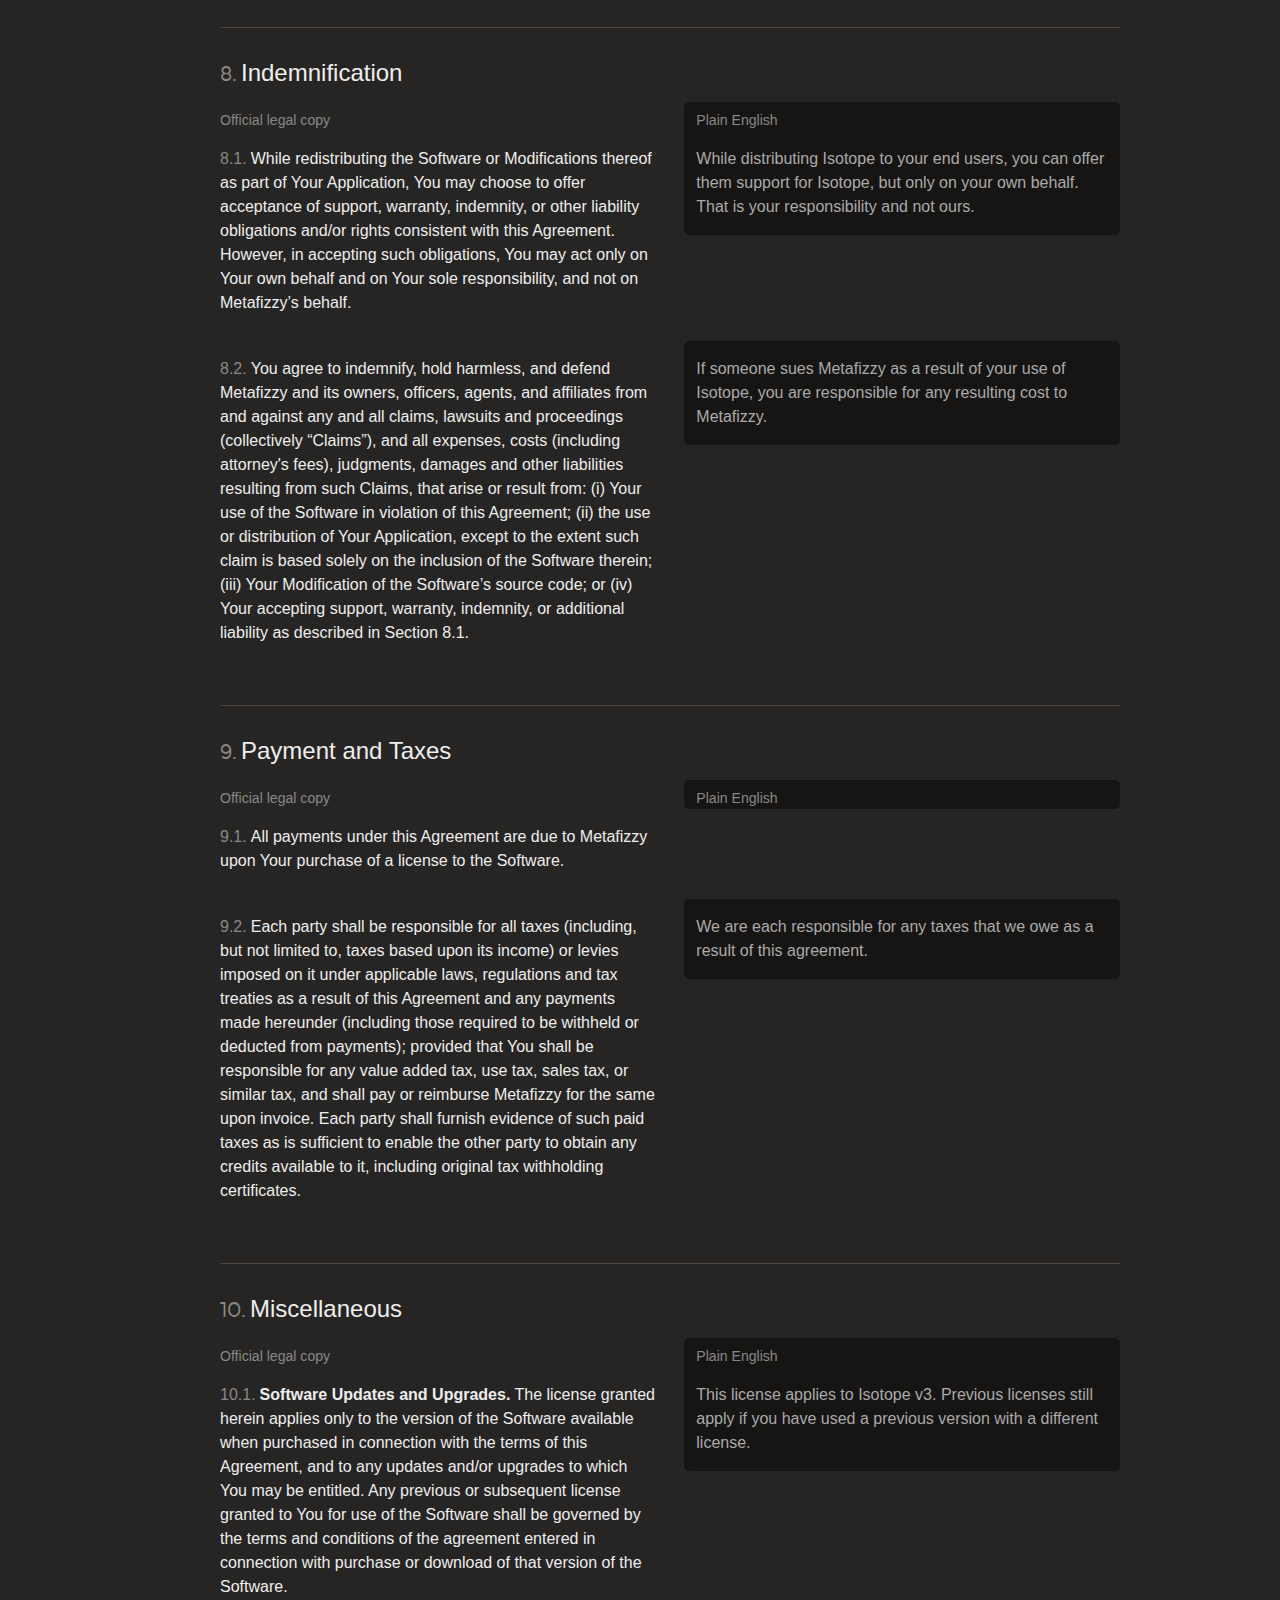
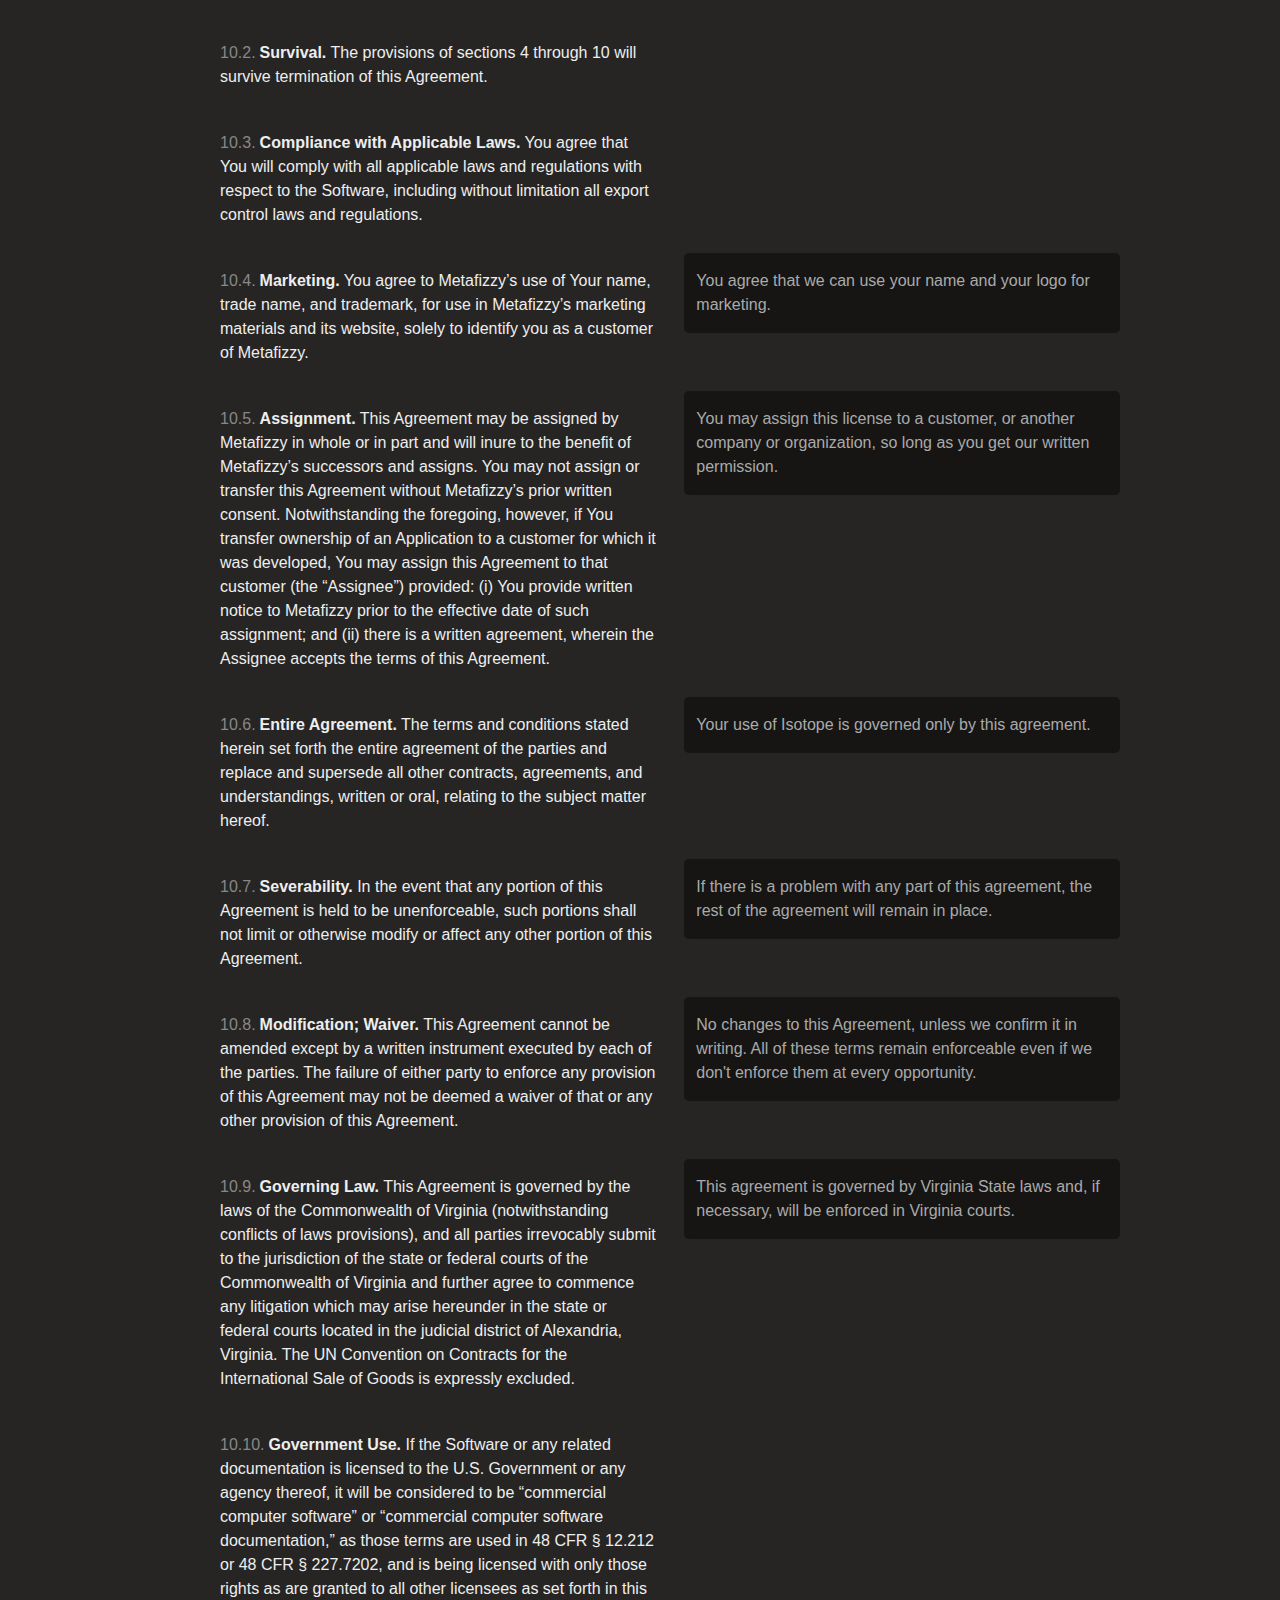
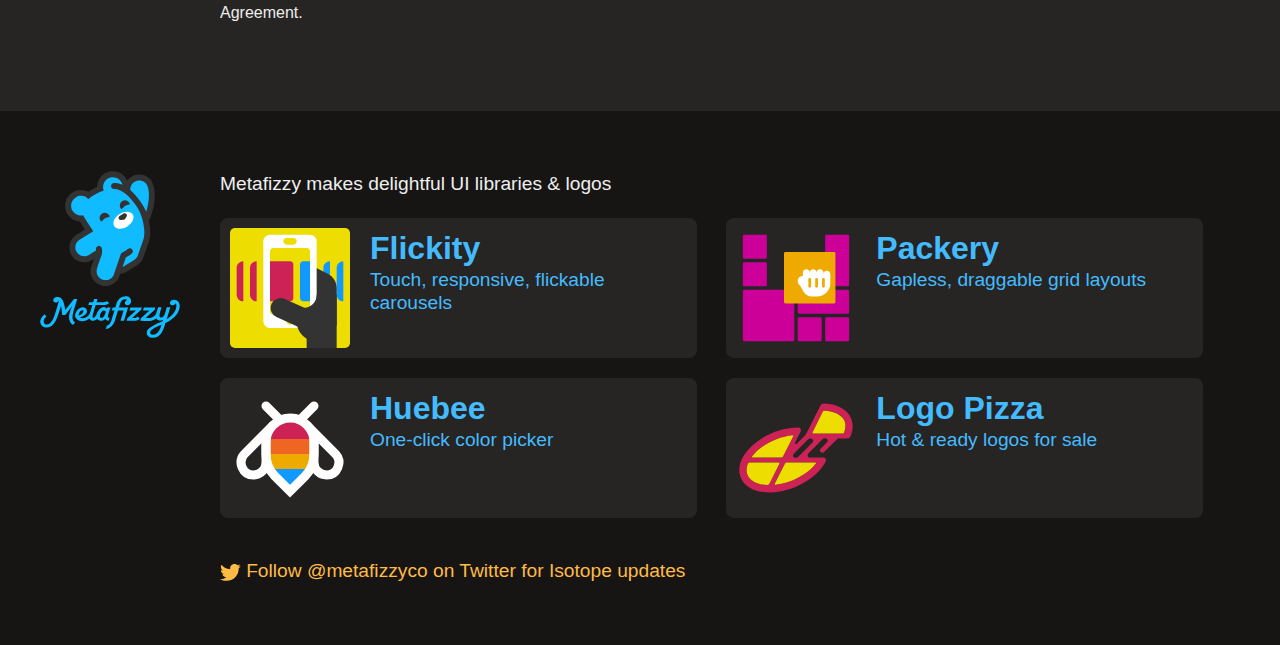
<file: isotope-docs/isotope-docs/license.html>
<!doctype html>
<html class="export" lang="en">
<head>
  <meta charset="utf-8">
  <meta http-equiv="x-ua-compatible" content="ie=edge">
  <meta name="viewport" content="width=device-width">
  <meta name="description" content="filter &amp; sort magical layouts">

  <title>Isotope &#xB7; License</title>

    <!-- Isotope does not require any CSS files -->
    <link rel="stylesheet" href="css/isotope-docs.css?3" media="screen">

  <meta name="twitter:card" content="summary">
  <meta name="twitter:site" content="@metafizzyco">
  <meta name="twitter:url" content="http://isotope.metafizzy.co/.html">
  <meta name="twitter:title" content="Isotope License">
  <meta name="twitter:description" content="filter &amp; sort magical layouts">

</head>
<body class="page--license">

  <div class="nav">
    <h1 class="nav__title"><a href=".">Isotope</a></h1>
  
    <ol class="site-nav">
      <li class="site-nav__item site-nav__item--filtering">
        <a class="site-nav__item__link" href="filtering.html">Filtering</a></li>
      <li class="site-nav__item site-nav__item--sorting">
        <a class="site-nav__item__link" href="sorting.html">Sorting</a></li>
      <li class="site-nav__item site-nav__item--layout ">
        <a class="site-nav__item__link" href="layout.html">Layout</a>
      </li>
      <li class="site-nav__item site-nav__item--layout-modes sub-nav-parent">
        <a class="site-nav__item__link" href="layout-modes.html">Layout modes</a>
        <ul class="sub-nav">
            <li class="sub-nav__item sub-nav__item--masonry">
              <a class="sub-nav__item__link" href="layout-modes/masonry.html">masonry</a></li>
            <li class="sub-nav__item sub-nav__item--fitrows">
              <a class="sub-nav__item__link" href="layout-modes/fitrows.html">fitRows</a></li>
            <li class="sub-nav__item sub-nav__item--vertical">
              <a class="sub-nav__item__link" href="layout-modes/vertical.html">vertical</a></li>
            <li class="sub-nav__item sub-nav__item--packery">
              <a class="sub-nav__item__link" href="layout-modes/packery.html">packery</a></li>
            <li class="sub-nav__item sub-nav__item--cellsbyrow">
              <a class="sub-nav__item__link" href="layout-modes/cellsbyrow.html">cellsByRow</a></li>
            <li class="sub-nav__item sub-nav__item--masonryhorizontal">
              <a class="sub-nav__item__link" href="layout-modes/masonryhorizontal.html">masonryHorizontal</a></li>
            <li class="sub-nav__item sub-nav__item--fitcolumns">
              <a class="sub-nav__item__link" href="layout-modes/fitcolumns.html">fitColumns</a></li>
            <li class="sub-nav__item sub-nav__item--cellsbycolumn">
              <a class="sub-nav__item__link" href="layout-modes/cellsbycolumn.html">cellsByColumn</a></li>
            <li class="sub-nav__item sub-nav__item--horiz">
              <a class="sub-nav__item__link" href="layout-modes/horiz.html">horiz</a></li>
        </ul>
      </li>
      <li class="site-nav__item site-nav__item--options">
        <a class="site-nav__item__link" href="options.html">Options</a></li>
      <li class="site-nav__item site-nav__item--methods">
        <a class="site-nav__item__link" href="methods.html">Methods</a></li>
      <li class="site-nav__item site-nav__item--events">
        <a class="site-nav__item__link" href="events.html">Events</a></li>
      <li class="site-nav__item site-nav__item--extras">
        <a class="site-nav__item__link" href="extras.html">Extras</a></li>
      <li class="site-nav__item site-nav__item--license">
        <a class="site-nav__item__link" href="license.html">License</a></li>
      <li class="site-nav__item site-nav__item--faq">
        <a class="site-nav__item__link" href="faq.html">FAQ</a></li>
    </ol>
  
    <ul class="page-nav" data-js="page-nav">
<li class="page-nav__item page-nav__item--h2"><a href="#isotope-licenses">Isotope licenses</a></li>
<li class="page-nav__item page-nav__item--h3"><a href="#open-source-license">Open source license</a></li>
<li class="page-nav__item page-nav__item--h3"><a href="#commercial-license">Commercial license</a></li>
<li class="page-nav__item page-nav__item--h3"><a href="#purchasing-a-commercial-license">Purchasing a commercial license</a></li>
<li class="page-nav__item page-nav__item--h3"><a href="#commercial-oem-license">Commercial OEM license</a></li>
<li class="page-nav__item page-nav__item--h2"><a href="#isotope-commercial-license-agreement">Isotope Commercial License&#xA0;Agreement</a></li>
<li class="page-nav__item page-nav__item--h3"><a href="#definitions">Definitions</a></li>
<li class="page-nav__item page-nav__item--h3"><a href="#commercial-license-grant">Commercial license grant</a></li>
<li class="page-nav__item page-nav__item--h3"><a href="#ownership">Ownership</a></li>
<li class="page-nav__item page-nav__item--h3"><a href="#prohibited-uses">Prohibited Uses</a></li>
<li class="page-nav__item page-nav__item--h3"><a href="#termination">Termination</a></li>
<li class="page-nav__item page-nav__item--h3"><a href="#disclaimer-of-warranties">Disclaimer of Warranties</a></li>
<li class="page-nav__item page-nav__item--h3"><a href="#limitation-of-liabilities">Limitation of Liabilities</a></li>
<li class="page-nav__item page-nav__item--h3"><a href="#indemnification">Indemnification</a></li>
<li class="page-nav__item page-nav__item--h3"><a href="#payment-and-taxes">Payment and Taxes</a></li>
<li class="page-nav__item page-nav__item--h3"><a href="#miscellaneous">Miscellaneous</a></li>
</ul>
  </div>


  <div id="content" class="main">
    <div class="container">
        <h1>License</h1>


<h2 id="isotope-licenses">Isotope licenses</h2>

<p>Isotope has three kinds of licenses: open-source, commercial, and OEM.</p>


<h3 id="open-source-license">Open source license</h3>

<p>The open source license is designed for you to use Isotope to build open source and personal projects. The Isotope open source license is <a href="https://www.gnu.org/licenses/gpl-3.0.html">GPLv3</a>. The GPLv3 has many terms, but the most important is how <a href="https://www.gnu.org/licenses/gpl-3.0.html#section5">it is <em>sticky</em> when you distribute your work publicly</a>. From the <a href="https://www.gnu.org/licenses/gpl-faq.html#GPLRequireSourcePostedPublic">GPL FAQ</a>:</p>

<blockquote>
  <p>If you release the modified version to the public in some way, the GPL requires you to make the modified source code available to the program&apos;s users, under the GPL.</p>
</blockquote>

<p>Releasing your project that uses Isotope under the GPLv3, in turn, requires your project to be licensed under the GPLv3. If you are okay with this, feel free to use Isotope under the GPLv3, without purchasing a commercial license.</p>


<h3 id="commercial-license">Commercial license</h3>

<p>The commercial license is designed to for you to use Isotope in commercial products and applications, without the provisions of the GPLv3. With the commercial license, your code is kept propietary, to yourself. If you want to use Isotope to develop commercial sites, themes, projects, and applications, the commercial license is the appropriate license.</p>


<h3 id="purchasing-a-commercial-license">Purchasing a commercial license</h3>

<p>Purchasing takes a minute. Our purchasing form accepts credit cards or PayPal. Once purchased, you&#x2019;ll receive a commercial license PDF and you will be all set to use Isotope in your commercial applications. With the purchase of a commercial license:</p>

<ul>
  <li>You may use Isotope in as many commercial applications you like.</li>
  <li>You may use Isotope in your own commercial applications and products. For example: premium WordPress, Tumblr, or other CMS themes, plugins and templates.</li>
  <li>Customers and users of your products do not need to purchase their own license &#x2014; so long as they are not developing their own commercial products with Isotope.</li>
</ul>

<p>Commercial Licenses are priced per team member. A team member is someone on your team working on a project that uses Isotope.</p>

<div class="duo">
  <div class="duo__cell duo__cell--license-option">
    <p>The <strong>Isotope Commercial Developer License</strong> is for individual developers. Each individual developer or team member needs to purchase a separate license.</p>
  </div>
  <div class="duo__cell">
      <a class="buy-button" href="https://gum.co/isotope-dev">
        <span class="buy-button__project">Isotope Commercial</span>
        <span class="buy-button__title">Developer</span>
        <span class="buy-button__license">License</span>
        <span class="buy-button__for">for 1 developer</span>
        <span class="buy-button__price">
          <span class="buy-button__price__dollar">$</span><span class="buy-button__price__value">25</span>
        </span>
      </a>
  </div>
</div>

<div class="duo">
  <div class="duo__cell duo__cell--license-option">
    <p>The <strong>Isotope Commercial Team License</strong> is for up to 8 team members.</p>
  </div>
  <div class="duo__cell">
      <a class="buy-button" href="https://gum.co/isotope-team">
        <span class="buy-button__project">Isotope Commercial</span>
        <span class="buy-button__title">Team</span>
        <span class="buy-button__license">License</span>
        <span class="buy-button__for">for up to 8 developers</span>
        <span class="buy-button__price">
          <span class="buy-button__price__dollar">$</span><span class="buy-button__price__value">110</span>
        </span>
      </a>
  </div>
</div>

<div class="duo">
  <div class="duo__cell duo__cell--license-option">
    <p>The <strong>Isotope Commercial Organization License</strong> is for an unlimited number of team members. This license covers the entire team no matter how many people are working on it.</p>
  </div>
  <div class="duo__cell">
      <a class="buy-button" href="https://gum.co/isotope-org">
        <span class="buy-button__project">Isotope Commercial</span>
        <span class="buy-button__title">Organization</span>
        <span class="buy-button__license">License</span>
        <span class="buy-button__for">for Unlimited developers</span>
        <span class="buy-button__price">
          <span class="buy-button__price__dollar">$</span><span class="buy-button__price__value">320</span>
        </span>
      </a>
  </div>
</div>

<p>Read the <a href="#isotope-commercial-license-agreement">Isotope Commercial License Agreement</a> below for complete terms and details.</p>

<p>For any questions about licensing, contact us <a href="mailto:licensing@metafizzy.co">licensing@metafizzy.co</a>.</p>


<h3 id="commercial-oem-license">Commercial OEM license</h3>

<p>If you want to include Isotope as part of a commercial interface builder, SDK, or toolkit, choose the Commercial OEM license. Commercial OEM licenses are customized for each customer. Contact <a href="mailto:licensing@metafizzy.co">licensing@metafizzy.co</a>.</p>


<div class="commercial-license-agreement" data-js="commercial-license-agreement">

  <h2 id="isotope-commercial-license-agreement">Isotope Commercial License&#xA0;Agreement</h2>

  <div class="call-out call-out--chill">
    <p>Below are the official Isotope Commercial License terms, as well as a <em>plain English</em> summary of the terms. These summaries are provided for your convenience, but are not binding; your use of Isotope is governed by the full license terms.</p>
  </div>

  <p>Select Commercial License.</p>

  <div class="button-group button-row">
    <button class="button button--developer is-selected" data-license-option="developer">Developer</button>
    <button class="button button--team" data-license-option="team">Team</button>
    <button class="button button--organization" data-license-option="organization">Organization</button>
  </div>

  <div class="duo duo--legal duo--legal--first">
    <div class="duo__cell duo--legal__official">
      <p id="agreement-p1">This Software License Agreement (the &#x201C;<strong>Agreement</strong>&#x201D;) is between Metafizzy LLC (&#x201C;<strong>Metafizzy</strong>&#x201D;) and <strong>You</strong> (including your agents and affiliates), a commercial licensee of Metafizzy&apos;s software. If you have not purchased a Isotope commercial license from Metafizzy, these terms do not apply to you, and your use of the Metafizzy software is instead governed by the <a href="https://www.gnu.org/licenses/gpl-3.0.html">GNU General Public License, version 3</a>.</p>
    </div>
    <div class="duo__cell duo--legal__plain">
      <p>Purchasing a Isotope Commercial <span data-license-property="title"></span> License applies this Agreement to you. Otherwise, you may use Isotope under the GPLv3.</p>
    </div>
  </div>

  <h3 id="definitions">Definitions</h3>

  <ol class="cla__definitions-list">
    <li>&#x201C;<strong>Application</strong>&#x201D; means any software, application, or elements that Your Licensed Developers develop using the Software or Modifications in accordance with this Agreement.</li>
    <li>&#x201C;<strong>End User</strong>&#x201D; means an end user of Your Application who acquires a license to such solely for their own use and not for distribution, resale, user interface design, or software development purposes.</li>
    <li>&#x201C;<strong>Licensed Developer</strong>&#x201D; shall mean an individual person permitted to use the Software and make Modifications for your Applications, whether such person is Your employee or a consultant or contractor providing services to You. </li>
    <li>&#x201C;<strong>Modification</strong>&#x201D; means any revision, adaptation, or derivative of the Software produced by You.</li>
    <li>The &#x201C;<strong>Software</strong>&#x201D; means Isotope version 3.</li>
  </ol>

  <h3 id="commercial-license-grant">Commercial license grant</h3>

  <div class="duo duo--legal duo--legal--first">
    <div class="duo__cell duo--legal__official">
      <p id="grant-p1" class="cla__part">Subject to the terms of this Agreement, Metafizzy grants to You a revocable, non-exclusive, non-transferable license: (i) for <span data-license-property="for-official">one (1) Licensed Developer</span> to use the Software to create Modifications and Applications; (ii) for You to distribute the Software and/or Modifications to an unlimited number of End Users solely as integrated into the Applications; and (iii) for End Users to use the Software as incorporated into Your Applications in accordance with the terms of this Agreement.</p>
    </div>
    <div class="duo__cell duo--legal__plain">
      <p>This license grants you <span data-license-property="for-plain">one individual Developer</span> to use Isotope for an unlimited amount of Applications. It is not exclusive &#x2014; others companies and developers can use Isotope &#x2014; and is non-transferable &#x2014; you cannot transfer this license to another company.</p>
    </div>
  </div>

  <div class="duo duo--legal">
    <div class="duo__cell duo--legal__official">
      <p id="grant-p2" class="cla__part">You are entitled to receive all updates to the major version of the Software licensed by you, as well as any later version of the Software that Metafizzy, in writing, explicitly authorizes you to use. (For illustration purposes only, if you purchased a license for version 3.0, this licenses authorizes you to use version 3.9, but not 4.0.) Metafizzy makes no representation that any update will be compatible with your Application.</p>
    </div>
    <div class="duo__cell duo--legal__plain">
      <p>You can use this license with Isotope versions 3.x.x, as well as later versions if we authorize. Later versions of Isotope may not be compatible with your Application.</p>
    </div>
  </div>

  <h3 id="ownership">Ownership</h3>

  <div class="duo duo--legal duo--legal--first">
    <div class="duo__cell duo--legal__official">
      <p id="ownership-p1" class="cla__part">This is a license agreement and not an agreement for sale. Metafizzy reserves ownership of all intellectual property rights inherent in or relating to the Software and corresponding source code, which include all copyright, patent rights, all rights in relation to registered and unregistered trademarks (including service marks), confidential information (including trade secrets and know-how) and all rights other than those expressly granted by this Agreement.</p>
    </div>
    <div class="duo__cell duo--legal__plain">
      <p>This license is for use of Isotope, not ownership of its intellectual property. Metafizzy continues to own Isotope.</p>
    </div>
  </div>

  <div class="duo duo--legal">
    <div class="duo__cell duo--legal__official">
      <p id="ownership-p2" class="cla__part">You must not remove, obscure or interfere with any copyright, acknowledgment, attribution, trademark, warning or disclaimer statement affixed to, incorporated in or otherwise applied in connection with the Software. Notwithstanding the above, you are permitted to produce, use, and distribute compressed or &#x201C;minified&#x201D; copies of the Software that do not bear the notices contained in the Software&#x2019;s source code, so long as you otherwise comply with the terms of this license.</p>
    </div>
    <div class="duo__cell duo--legal__plain">
      <p>When you distribute your work with Isotope, do not remove or change any disclaimers from the source files. You can however minify the source files, which may remove or change the disclaimers.</p>
    </div>
  </div>

  <h3 id="prohibited-uses">Prohibited Uses</h3>

  <div class="duo duo--legal duo--legal--first">
    <div class="duo__cell duo--legal__official">
      <p id="prohibited-p1" class="cla__part">Your Application must have substantially different functionality than, and must not compete directly with, the Software.</p>
    </div>
    <div class="duo__cell duo--legal__plain">
      <p>You cannot create something very similar to Isotope, like a super-Isotope. Make something unique.</p>
    </div>
  </div>

  <div class="duo duo--legal">
    <div class="duo__cell duo--legal__official">
      <p id="prohibited-p2" class="cla__part">You may not distribute the Software or Modifications except as included within Your Application.</p> 
      <p id="prohibited-p3" class="cla__part">If You produce an Application for a customer, You are responsible for ensuring that your customer does not make use of the Software except with Applications licensed herein.</p>
    </div>
    <div class="duo__cell duo--legal__plain">
      <p>Do not re-package Isotope unless it&#x2019;s part of your Application.</p>
      <p>Likewise, your customer should be using Isotope as part of your Application.</p>
    </div>
  </div>

  <div class="duo duo--legal">
    <div class="duo__cell duo--legal__official">
      <p id="prohibited-p4" class="cla__part">Your Application must not enable End Users to produce separate applications that incorporate the Software or Modifications. For example, if Your Application is a development toolkit or library, an application builder, a website builder that can be used to incorporate the Software into a new Application, You must obtain a separate OEM license from Metafizzy.</p>
    </div>
    <div class="duo__cell duo--legal__plain">
      <p>You need to purchase a Commercial OEM License if you are creating an interface builder, SDK, or something that produces copies that each use Isotope.</p>
    </div>
  </div>

  <h3 id="termination">Termination</h3>

  <div class="duo duo--legal  duo--legal--first">
    <div class="duo__cell duo--legal__official">
      <p id="termination-p1" class="cla__part">This Agreement and the license granted hereunder shall continue until terminated in accordance with this Section. Unless otherwise specified in this Agreement, the license shall last as long as Your use of the Software is in compliance with the terms herein. </p>
    </div>
    <div class="duo__cell duo--legal__plain">
      <p>This Agreement applies for as long as you use Isotope.</p>
    </div>
  </div>

  <div class="duo duo--legal">
    <div class="duo__cell duo--legal__official">
      <p id="termination-p2" class="cla__part">Metafizzy shall have the right to terminate this Agreement and the license granted hereunder immediately if You breach any of the material terms of this Agreement, and You fail to cure such material breach within thirty (30) days of receipt of notice from Metafizzy. Upon termination of this Agreement, all licenses granted to You in this Agreement shall terminate automatically and You shall immediately cease use and distribution of the Software.</p>
    </div>
    <div class="duo__cell duo--legal__plain">
      <p>We can end this Agreement if you breach any terms, and do not resolve the breach after 30 days after notice from Metafizzy. After termination, you must stop using and distributing Isotope.</p>
    </div>
  </div>

  <div class="duo duo--legal">
    <div class="duo__cell duo--legal__official">
      <p id="termination-p3" class="cla__part">Upon termination of this Agreement, You must cease all use of the Software. If, prior to your breach of this Agreement, you delivered Applications incorporating the Software to Your End Users, those End Users&#x2019; licenses shall survive termination.</p>
    </div>
    <div class="duo__cell duo--legal__plain">
      <p>After termination, your end users may continue to use Isotope in products that have already been distributed to them.</p>
    </div>
  </div>

  <h3 id="disclaimer-of-warranties">Disclaimer of Warranties</h3>

  <div class="duo duo--legal duo--legal--first">
    <div class="duo__cell duo--legal__official">
      <p class="cla__part">TO THE EXTENT PERMITTED BY LAW, METAFIZZY DISCLAIMS ALL WARRANTIES AND CONDITIONS, EITHER EXPRESS OR IMPLIED, INCLUDING, BUT NOT LIMITED TO, IMPLIED WARRANTIES OF MERCHANTABILITY, FITNESS FOR A PARTICULAR PURPOSE, TITLE AND NON-INFRINGEMENT, WITH REGARD TO THE SOFTWARE. WE DO NOT GUARANTEE THAT THE OPERATION OF THE SOFTWARE OR YOUR APPLICATION WILL BE UNINTERRUPTED OR ERROR-FREE, AND YOU ACKNOWLEDGE THAT IT IS NOT TECHNICALLY PRACTICABLE FOR US TO DO SO.</p>
    </div>
    <div class="duo__cell duo--legal__plain">
      <p>We do not claim any warranties or guarantees with using Isotope. There may be bugs.</p>
    </div>
  </div>

  <h3 id="limitation-of-liabilities">Limitation of Liabilities</h3>

  <div class="duo duo--legal duo--legal--first">
    <div class="duo__cell duo--legal__official">
      <p class="cla__part">TO THE EXTENT PERMITTED BY LAW, IN NO EVENT SHALL METAFIZZY BE LIABLE UNDER ANY LEGAL OR EQUITABLE THEORY FOR ANY SPECIAL, INCIDENTAL, INDIRECT OR CONSEQUENTIAL DAMAGES WHATSOEVER (INCLUDING, WITHOUT LIMITATION, DAMAGES FOR LOSS OF BUSINESS PROFITS, BUSINESS INTERRUPTION, LOSS OF BUSINESS INFORMATION, OR ANY OTHER PECUNIARY LAW) ARISING OUT OF THE USE OF OR INABILITY TO USE THE SOFTWARE OR THE CODE IT PRODUCES OR ANY OTHER SUBJECT MATTER RELATING TO THIS AGREEMENT, EVEN IF METAFIZZY HAS BEEN ADVISED OF THE POSSIBILITY OF SUCH DAMAGES. IN ANY CASE, METAFIZZY&#x2019;S ENTIRE LIABILITY WITH RESPECT TO ANY SUBJECT MATTER RELATING TO THIS AGREEMENT SHALL BE LIMITED TO THE GREATER OF: (I) THE AMOUNT ACTUALLY PAID BY YOU FOR THE LICENSE, OR (II) FIVE HUNDRED DOLLARS ($500).</p>
    </div>
    <div class="duo__cell duo--legal__plain">
      <p>We aren&#x2019;t liable if your business is harmed or you lose money as
  result of using Isotope.</p>
    </div>
  </div>

  <h3 id="indemnification">Indemnification</h3>

  <div class="duo duo--legal duo--legal--first">
    <div class="duo__cell duo--legal__official">
      <p class="cla__part">While redistributing the Software or Modifications thereof as part of Your Application, You may choose to offer acceptance of support, warranty, indemnity, or other liability obligations and/or rights consistent with this Agreement. However, in accepting such obligations, You may act only on Your own behalf and on Your sole responsibility, and not on Metafizzy&#x2019;s behalf. </p>
    </div>
    <div class="duo__cell duo--legal__plain">
      <p>While distributing Isotope to your end users, you can offer them support for Isotope, but only on your own behalf. That is your responsibility and not ours.</p>
    </div>
  </div>

  <div class="duo duo--legal">
    <div class="duo__cell duo--legal__official">
      <p class="cla__part">You agree to indemnify, hold harmless, and defend Metafizzy and its owners, officers, agents, and affiliates from and against any and all claims, lawsuits and proceedings (collectively &#x201C;Claims&#x201D;), and all expenses, costs (including attorney&apos;s fees), judgments, damages and other liabilities resulting from such Claims, that arise or result from: (i) Your use of the Software in violation of this Agreement; (ii) the use or distribution of Your Application, except to the extent such claim is based solely on the inclusion of the Software therein; (iii) Your Modification of the Software&#x2019;s source code; or (iv) Your accepting support, warranty, indemnity, or additional liability as described in Section 8.1.</p>
    </div>
    <div class="duo__cell duo--legal__plain">
      <p>If someone sues Metafizzy as a result of your use of Isotope, you are responsible for any resulting cost to Metafizzy.</p>
    </div>
  </div>

  <h3 id="payment-and-taxes">Payment and Taxes</h3>

  <div class="duo duo--legal duo--legal--first">
    <div class="duo__cell duo--legal__official">
      <p class="cla__part">All payments under this Agreement are due to Metafizzy upon Your purchase of a license to the Software.</p>
    </div>
    <div class="duo__cell duo--legal__plain">
    </div>
  </div>

  <div class="duo duo--legal">
    <div class="duo__cell duo--legal__official">
      <p class="cla__part">Each party shall be responsible for all taxes (including, but not limited to, taxes based upon its income) or levies imposed on it under applicable laws, regulations and tax treaties as a result of this Agreement and any payments made hereunder (including those required to be withheld or deducted from payments); provided that You shall be responsible for any value added tax, use tax, sales tax, or similar tax,  and shall pay or reimburse Metafizzy for the same upon invoice. Each party shall furnish evidence of such paid taxes as is sufficient to enable the other party to obtain any credits available to it, including original tax withholding certificates.</p>
    </div>
    <div class="duo__cell duo--legal__plain">
      <p>We are each responsible for any taxes that we owe as a result of this agreement.</p>
    </div>
  </div>

  <h3 id="miscellaneous">Miscellaneous</h3>

  <div class="duo duo--legal duo--legal--first">
    <div class="duo__cell duo--legal__official">
      <p class="cla__part"><strong>Software Updates and Upgrades.</strong> The license granted herein applies only to the version of the Software available when purchased in connection with the terms of this Agreement, and to any updates and/or upgrades to which You may be entitled. Any previous or subsequent license granted to You for use of the Software shall be governed by the terms and conditions of the agreement entered in connection with purchase or download of that version of the Software.</p>
    </div>
    <div class="duo__cell duo--legal__plain">
      <p>This license applies to Isotope v3. Previous licenses still apply if you have used a previous version with a different license.</p>
    </div>
  </div>

  <div class="duo duo--legal">
    <div class="duo__cell duo--legal__official">
      <p class="cla__part"><strong>Survival.</strong> The provisions of sections 4 through 10 will survive termination of this Agreement.</p>
    </div>
    <div class="duo__cell duo--legal__plain">
    </div>
  </div>

  <div class="duo duo--legal">
    <div class="duo__cell duo--legal__official">
      <p class="cla__part"><strong>Compliance with Applicable Laws.</strong> You agree that You will comply with all applicable laws and regulations with respect to the Software, including without limitation all export control laws and regulations.</p>
    </div>
    <div class="duo__cell duo--legal__plain">
    </div>
  </div>

  <div class="duo duo--legal">
    <div class="duo__cell duo--legal__official">
      <p class="cla__part"><strong>Marketing.</strong> You agree to Metafizzy&#x2019;s use of Your name, trade name, and trademark, for use in Metafizzy&#x2019;s marketing materials and its website, solely to identify you as a customer of Metafizzy.</p>
    </div>
    <div class="duo__cell duo--legal__plain">
      <p>You agree that we can use your name and your logo for marketing.</p>
    </div>
  </div>

  <div class="duo duo--legal">
    <div class="duo__cell duo--legal__official">
      <p class="cla__part"><strong>Assignment.</strong> This Agreement may be assigned by Metafizzy in whole or in part and will inure to the benefit of Metafizzy&#x2019;s successors and assigns. You may not assign or transfer this Agreement without Metafizzy&#x2019;s prior written consent. Notwithstanding the foregoing, however, if You transfer ownership of an Application to a customer for which it was developed, You may assign this Agreement to that customer (the &#x201C;Assignee&#x201D;) provided: (i) You provide written notice to Metafizzy prior to the effective date of such assignment; and (ii) there is a written agreement, wherein the Assignee accepts the terms of this Agreement.</p>
    </div>
    <div class="duo__cell duo--legal__plain">
      <p>You may assign this license to a customer, or another company or organization, so long as you get our written permission.</p>
    </div>
  </div>

  <div class="duo duo--legal">
    <div class="duo__cell duo--legal__official">
      <p class="cla__part"><strong>Entire Agreement.</strong> The terms and conditions stated herein set forth the entire agreement of the parties and replace and supersede all other contracts, agreements, and understandings, written or oral, relating to the subject matter hereof.</p>
    </div>
    <div class="duo__cell duo--legal__plain">
      <p>Your use of Isotope is governed only by this agreement.</p>
    </div>
  </div>

  <div class="duo duo--legal">
    <div class="duo__cell duo--legal__official">
      <p class="cla__part"><strong>Severability.</strong> In the event that any portion of this Agreement is held to be unenforceable, such portions shall not limit or otherwise modify or affect any other portion of this Agreement.</p>
    </div>
    <div class="duo__cell duo--legal__plain">
      <p>If there is a problem with any part of this agreement, the rest of the agreement will remain in place.</p>
    </div>
  </div>

  <div class="duo duo--legal">
    <div class="duo__cell duo--legal__official">
      <p class="cla__part"><strong>Modification; Waiver.</strong> This Agreement cannot be amended except by a written instrument executed by each of the parties. The failure of either party to enforce any provision of this Agreement may not be deemed a waiver of that or any other provision of this Agreement.</p>
    </div>
    <div class="duo__cell duo--legal__plain">
      <p>No changes to this Agreement, unless we confirm it in writing. All of these terms remain enforceable even if we don&apos;t enforce them at every opportunity.</p>
    </div>
  </div>

  <div class="duo duo--legal">
    <div class="duo__cell duo--legal__official">
      <p class="cla__part"><strong>Governing Law.</strong> This Agreement is governed by the laws of the Commonwealth of Virginia (notwithstanding conflicts of laws provisions), and all parties irrevocably submit to the jurisdiction of the state or federal courts of the Commonwealth of Virginia and further agree to commence any litigation which may arise hereunder in the state or federal courts located in the judicial district of Alexandria, Virginia. The UN Convention on Contracts for the International Sale of Goods is expressly excluded.</p>
    </div>
    <div class="duo__cell duo--legal__plain">
      <p>This agreement is governed by Virginia State laws and, if necessary, will be enforced in Virginia courts.</p>
    </div>
  </div>

  <div class="duo duo--legal">
    <div class="duo__cell duo--legal__official">
      <p class="cla__part"><strong>Government Use.</strong> If the Software or any related documentation is licensed to the U.S. Government or any agency thereof, it will be considered to be &#x201C;commercial computer software&#x201D; or &#x201C;commercial computer software documentation,&#x201D; as those terms are used in 48 CFR &#xA7; 12.212 or 48 CFR &#xA7; 227.7202, and is being licensed with only those rights as are granted to all other licensees as set forth in this Agreement.</p>
    </div>
    <div class="duo__cell duo--legal__plain">
    </div>
  </div>

</div> 

    </div>
  </div>

  <footer class="site-footer">
  
    <div class="container">
  
      <p class="site-footer__copy">Metafizzy makes delightful UI libraries &amp; logos</p>
  
      <div class="showcase">
      
        <ul class="showcase-item-list">
      
            <li class="showcase-item">
              <a class="showcase-item__link" href="http://flickity.metafizzy.co">
                <div class="showcase-item__image">
                    <svg class="flickity-illo" xmlns="http://www.w3.org/2000/svg" viewbox="0 0 360 360" width="100" height="100">
                      <path class="flickity-illo__color1" fill="#19F" d="M300 220L300 220c-11 0-20-9-20-20v-80c0-11 9-20 20-20h0V220z"/>
                      <path class="flickity-illo__color1" fill="#19F" d="M340 220L340 220c-11 0-20-9-20-20v-80c0-11 9-20 20-20h0V220z"/>
                      <path class="flickity-illo__color2" fill="#333" d="M320 290V180c0-18-10-35-27-43L240 110v180H320z"/>
                      <path class="flickity-illo__color3" fill="white" d="M240 300H120c-11 0-20-9-20-20V40c0-11 9-20 20-20h120c11 0 20 9 20 20v240C260 291 251 300 240 300z"/>
                      <path class="flickity-illo__color4" fill="#ED0" d="M230 260H130c-6 0-10-5-10-10V70c0-6 5-10 10-10h100c6 0 10 5 10 10v180 C240 256 236 260 230 260z"/>
                      <path class="flickity-illo__color2" fill="#333" d="M260 200h60v81c0 32-26 59-59 59h0c-34 0-61-27-61-61V240h20 C242 240 260 222 260 200L260 200z"/>
                      <path class="flickity-illo__color5" fill="#C25" d="M180 220h-60V100h60c6 0 10 5 10 10v100C190 216 186 220 180 220z"/>
                      <path class="flickity-illo__color1" fill="#19F" d="M240 220h-20c-6 0-10-5-10-10V110c0-6 5-10 10-10h20V220z"/>
                      <rect class="flickity-illo__color2" fill="#333" x="230" y="280" width="90" height="80"/>
                      <circle class="flickity-illo__color4" fill="#ED0" cx="180" cy="280" r="10"/>
                      <line class="flickity-illo__thumb" stroke="#333" stroke-width="60" stroke-linecap="round" x1="262" y1="290" x2="152" y2="240"/>
                      <path class="flickity-illo__color4" fill="#ED0" d="M190 50h-20c-6 0-10-5-10-10v0c0-6 5-10 10-10h20c6 0 10 5 10 10v0C200 46 196 50 190 50z"/>
                      <path class="flickity-illo__color5" fill="#C25" d="M80 220L80 220c-11 0-20-9-20-20v-80c0-11 9-20 20-20h0V220z"/>
                      <path class="flickity-illo__color5" fill="#C25" d="M40 220L40 220c-11 0-20-9-20-20v-80c0-11 9-20 20-20h0V220z"/>
                    </svg>
                </div>
                <div class="showcase-item__text">
                  <h3 class="showcase-item__title">Flickity</h3>
                  <p class="showcase-item__description">Touch, responsive, flickable carousels</p>
                </div>
              </a>
            </li>
      
            <li class="showcase-item">
              <a class="showcase-item__link" href="http://packery.metafizzy.co">
                <div class="showcase-item__image">
                    <svg class="packery-illo" xmlns="http://www.w3.org/2000/svg" viewbox="0 0 700 700" width="100" height="100">
                      <path class="packery-illo__item" fill="#C09" d="M172 180H48c-4 0-8-4-8-8V48c0-4 4-8 8-8h124c4 0 8 4 8 8v124C180 176 176 180 172 180z"/>
                      <path class="packery-illo__item" fill="#C09" d="M172 340H48c-4 0-8-4-8-8V208c0-4 4-8 8-8h124c4 0 8 4 8 8v124C180 336 176 340 172 340z"/>
                      <path class="packery-illo__item" fill="#C09" d="M492 660H368c-4 0-8-4-8-8V528c0-4 4-8 8-8h124c4 0 8 4 8 8v124C500 656 496 660 492 660z"/>
                      <path class="packery-illo__item" fill="#C09" d="M652 660H528c-4 0-8-4-8-8V528c0-4 4-8 8-8h124c4 0 8 4 8 8v124C660 656 656 660 652 660z"/>
                      <path class="packery-illo__item" fill="#C09" d="M652 500H368c-4 0-8-4-8-8V368c0-4 4-8 8-8h284c4 0 8 4 8 8v124C660 496 656 500 652 500z"/>
                      <path class="packery-illo__item" fill="#C09" d="M332 660H48c-4 0-8-4-8-8V368c0-4 4-8 8-8h284c4 0 8 4 8 8v284C340 656 336 660 332 660z"/>
                      <path class="packery-illo__item" fill="#C09" d="M652 340H528c-4 0-8-4-8-8V48c0-4 4-8 8-8h124c4 0 8 4 8 8v284C660 336 656 340 652 340z"/>
                      <path class="packery-illo__draggie" fill="#EA0" d="M572 440H288c-4 0-8-4-8-8V148c0-4 4-8 8-8h284c4 0 8 4 8 8v284C580 436 576 440 572 440z"/>
                      <g>
                        <path class="packery-illo__hand" fill="white" d="M530 250c-11 0-20 9-20 20v-10c0-11-9-20-20-20s-20 9-20 20c0-11-9-20-20-20s-20 9-20 20c0-11-9-20-20-20
                          s-20 9-20 20v20c-17 0-30 13-30 30c0 11 6 20 14 25l19 35c10 18 30 30 51 30h28
                          c43 0 78-35 78-78V270C550 259 541 250 530 250z"/>
                        <line class="packery-illo__hand-line" stroke="#EA0" fill="none" stroke-width="16" stroke-linecap="round" x1="430" y1="300" x2="430" y2="340"/>
                        <line class="packery-illo__hand-line" stroke="#EA0" fill="none" stroke-width="16" stroke-linecap="round" x1="470" y1="300" x2="470" y2="340"/>
                        <line class="packery-illo__hand-line" stroke="#EA0" fill="none" stroke-width="16" stroke-linecap="round" x1="510" y1="300" x2="510" y2="340"/>
                      </g>
                    </svg>
                </div>
                <div class="showcase-item__text">
                  <h3 class="showcase-item__title">Packery</h3>
                  <p class="showcase-item__description">Gapless, draggable grid layouts</p>
                </div>
              </a>
            </li>
      
            <li class="showcase-item">
              <a class="showcase-item__link" href="http://huebee.buzz">
                <div class="showcase-item__image">
                    <svg class="huebee-illo" xmlns="http://www.w3.org/2000/svg" viewbox="0 0 200 200" width="100" height="100">
                      <polygon class="huebee-illo__stripe4" fill="#19F" points="100,170 65,135 135,135 "/>
                      <rect class="huebee-illo__stripe3" fill="#EA0" x="65" y="110" width="70" height="25"/>
                      <rect class="huebee-illo__stripe2" fill="#E62" x="65" y="85" width="70" height="25"/>
                      <polygon class="huebee-illo__stripe1" fill="#C25" points="135,85 65,85 65,70 80,55 120,55 135,70 "/>
                      <path class="huebee-illo__line" stroke="#333" fill="none" stroke-width="15" d="M140 90c0-22-18-40-39-40C78 50 60 68 60 91V110c0 14 5 27 15 37
                        l25 25l25-25c10-10 15-23 15-37V90z"/>
                      <path class="huebee-illo__line" stroke="#333" fill="none" stroke-width="15" d="M60 74v50c0 11-9 21-21 21h0c-18 0-27-22-15-35L60 74z"/>
                      <path class="huebee-illo__line" stroke="#333" fill="none" stroke-width="15" d="M140 74v50c0 11 9 21 21 21h0c18 0 27-22 15-35L140 74z"/>
                      <line class="huebee-illo__line huebee-illo__antenna" stroke="#333" fill="none" stroke-width="15" stroke-linecap="round" x1="60" y1="30" x2="80" y2="50"/>
                      <line class="huebee-illo__line huebee-illo__antenna" stroke="#333" fill="none" stroke-width="15" stroke-linecap="round" x1="140" y1="30" x2="120" y2="50"/>
                    </svg>
                </div>
                <div class="showcase-item__text">
                  <h3 class="showcase-item__title">Huebee</h3>
                  <p class="showcase-item__description">One-click color picker</p>
                </div>
              </a>
            </li>
      
            <li class="showcase-item">
              <a class="showcase-item__link" href="http://logo.pizza">
                <div class="showcase-item__image">
                    <svg class="logo-pizza-illo" xmlns="http://www.w3.org/2000/svg" viewbox="0 0 700 700" width="100" height="100">
                      <path class="logo-pizza-illo__outline" fill="#C25" d="M513 91c-9-0-17 5-21 12l-80 160c-3 5-6 10-11 15l-47 47
                        c-5 5-12-1-9-7l32-64c5-11-2-23-14-23h-0c-121 0-268 70-327 180
                        C-9 497 35 609 196 609c138 0 279-85 327-180v0c5-11-2-23-14-23h-77c-13 0-19-15-10-24
                        l81-81c5-5 11-8 18-8l0 0c13 0 19 15 10 24L494 354c-6 6-6 14 0 20c3 3 6 4 10 4
                        c4 0 7-1 10-4l80-80h53c9 0 17-5 21-13C707 190 656 97 513 91z M334 281l-59 117
                        c-2 5-7 8-13 8H97c-4 0-6-4-3-7c49-64 143-114 236-124C333 275 335 278 334 281z
                         M70 441c2-4 6-7 10-7h168c4 0 7 4 5 8l-59 118c-2 4-6 6-11 6
                        C106 565 38 521 70 441z M466 441c-49 64-143 114-236 124c-3 0-6-3-4-6l59-117
                        c2-5 7-8 13-8h166C466 434 468 438 466 441z M446 318l-81 81c-5 5-11 8-18 8l0 0
                        c-13 0-19-15-10-24l81-81c5-5 11-8 18-8l0 0C449 294 455 309 446 318z M447 258L506 139
                        c2-4 6-7 11-6c101 7 140 60 114 126c-2 4-6 7-10 7H452C448 266 445 262 447 258z"/>
                      <path class="logo-pizza-illo__slice" fill="#ED0" d="M334 281l-59 117c-2 5-7 8-13 8H97c-4 0-6-4-3-7
                        c49-64 143-114 236-124C333 275 335 278 334 281z"/>
                      <path class="logo-pizza-illo__slice" fill="#ED0" d="M70 441c2-4 6-7 10-7h168c4 0 7 4 5 8l-59 118c-2 4-6 6-11 6
                        C106 565 38 521 70 441z"/>
                      <path class="logo-pizza-illo__slice" fill="#ED0" d="M466 441c-49 64-143 114-236 124c-3 0-6-3-4-6l59-117
                        c2-5 7-8 13-8h166C466 434 468 438 466 441z"/>
                      <path class="logo-pizza-illo__slice" fill="#ED0" d="M447 258L506 139c2-4 6-7 11-6c101 7 140 60 114 126c-2 4-6 7-10 7H452
                        C448 266 445 262 447 258z"/>
                    </svg>
                </div>
                <div class="showcase-item__text">
                  <h3 class="showcase-item__title">Logo Pizza</h3>
                  <p class="showcase-item__description">Hot &amp; ready logos for sale</p>
                </div>
              </a>
            </li>
      
        </ul> 
      
      </div>
  
      <p class="site-footer__copy">
        <a href="https://twitter.com/metafizzyco">
          <svg class="twitter-logo" xmlns="http://www.w3.org/2000/svg" viewbox="0 0 512 512" width="30" height="30">
            <path d="M512 97c-19 8-39 14-60 16 22-13 38-34 46-58-20 12-43 21-67 25-19-19-46-32-77-32-58 0-117 52-102 129-87-4-165-46-216-110-24 40-19 107 32 140-17 0-33-5-48-13v1c0 51 36 93 84 103-15 4-34 5-47 2 13 42 52 72 98 73-47 36-96 49-155 44 46 30 102 47 161 47 197 0 306-168 299-312 20-15 38-34 52-55z"/>
          </svg>
          Follow @metafizzyco on Twitter for Isotope updates
        </a>
      </p>
  
      <div class="metafizzy-brand">
        <a class="metafizzy-brand__link" href="http://metafizzy.co">
          <svg class="metafizzy-logo" xmlns="http://www.w3.org/2000/svg" viewbox="0 0 780 1000" width="78" height="100">
            <path class="metafizzy-logo__outline" fill="#333" d="M642 31c-49 0-85 29-102 51C528 55 490 2 415 2
              c-76 0-134 59-137 135c-18 7-62 34-75 43c-20-10-42-16-65-16h0c-68 0-137 53-137 139
              c0 78 67 133 128 135c11 19 26 42 44 69c1-1-74 46-74 46c-29 19-61 53-61 110
              c0 75 62 128 129 128c24 0 48-7 68-20l16-10l-23 66C199 917 267 998 350 998
              c54 0 104-35 122-87l7-20c19-2 37-8 55-18l92-57c25-16 45-39 54-68l46-131
              c19-54 14-125 1-185c8-16 51-112 51-220C779 58 695 31 642 31z"/>
            <clippath id="metafizzy-logo__body">
              <path d="M566 164c-2-34 19-67 54-78c41-13 84 9 97 50c21 67 7 146-13 218
                C688 310 631 222 566 164z M626 314C567 227 500 155 424 156c-14 0-25-13-25-27
                c1-14 13-25 27-25c42 1 71 15 73 16l0 0C489 70 426 33 371 66c-36 22-50 65-36 103
                c-37 11-108 52-132 75c-27-31-73-39-109-17c-41 25-53 78-29 118c20 32 58 47 93 39
                c15 30 44 74 87 138l-119 74c-36 23-48 71-25 107c25 39 74 45 107 25
                c23-14 61-38 61-38c-0-4-1-7-1-11c-2-14 7-27 21-30c14-2 27 7 30 21
                c5 29 1 52-3 62c0 0-22 61-38 111c-18 55 24 103 72 103c30 0 62-17 74-52l60-174
                c3-7 8-13 16-16c25-9 45-27 45-27c11-10 27-9 36 2c10 11 9 27-2 36
                c-1 1-22 20-51 33l-29 84l0 0c3-1 5-3 8-4l92-57c15-9 27-24 33-41l46-131
                C705 521 671 383 626 314z"/>
            </clippath>
            <g clip-path="url(#metafizzy-logo__body)">
              <polygon class="metafizzy-logo__stripe4" fill="#19F" points="1016 544 278 1018 174 837 911 373"/>
              <polygon class="metafizzy-logo__stripe3" fill="#EA0" points="822 435 174 843 85 695 822 232"/>
              <polygon class="metafizzy-logo__stripe2" fill="#E62" points="822 238 85 701 74 469 717 65"/>
              <polygon class="metafizzy-logo__stripe1" fill="#C25" points="717 70 -20 533 -20 299 612 -100"/>
            </g>
            <path class="metafizzy-logo__snout" fill="white" d="M474 373c-44 27-66 73-48 103c18 30 70 33 113 5
              c48-31 66-73 48-103C570 347 519 345 474 373z"/>
            <path class="metafizzy-logo__eyes-nose" fill="#333" d="M383 383c13 21-15 14-36 27s-28 41-40 20c-13-21-6-49 15-62
              C343 355 370 362 383 383z M497 260c-21 13-28 41-15 62c13 21 19-7 40-20s49-6 36-27
              S518 247 497 260z M467 416L467 416c4 6 11 10 18 9l22-2c6-1 12-4 15-9l12-19
              c4-6 4-14 0-20v0c-6-9-18-12-27-7l-34 21C464 395 461 407 467 416z"/>
          </svg>
          <svg class="metafizzy-wordmark" xmlns="http://www.w3.org/2000/svg" viewbox="0 0 1000 300" width="100" height="30">
            <path fill="#333" d="M491 121c3-9 13-39 13-39h-25c-1 2-2 5-3 8c-23-31-63 7-72 41
              c-4 10-12 25-23 25c-13 0 0-35 6-56c0 0 0-0 0-0c4-12 11-36 11-36s18 0 24 0
              c25 0 51 5 71-13l-14-15c-10 8-18 8-27 8c-13 0-48 0-48 0l7-23h-25L380 44h-29L345 65h29
              c-11 36-16 68-36 82c-14 10-38 17-53 7c19-8 51-21 51-45c0-13-8-29-28-29
              c-39 0-57 40-57 60c0 25 24 40 49 40c21 0 39-7 54-19c10 25 41 18 54 2
              c18 25 50 11 58-1c4 8 11 14 25 15l6-21C477 156 488 131 491 121z M301 102
              c9 0 10 7 8 12c-4 12-20 20-33 26C274 135 285 102 301 102z M443 156c-9 3-14-2-15-11
              c-3-19 25-60 42-33C464 139 454 152 443 156z M251 188l-15 19c-41-28-34-77-5-137
              l-50 65l-23-0c-1-18-4-52-8-64C126 150 105 225 49 225c-40 0-75-44-16-95l13 17
              c-33 28-19 57 2 57c46 0 62-87 87-169c0 0-1-1-1-1c-5 9-15 14-25 13
              c-11-1-17-11-14-21c3-10 14-18 25-18c15 0 23 1 34 12c14 13 23 50 26 80l63-79l23-0
              C243 104 211 166 251 188z M649 48c-2 6-11 18-25 18c-14 0-20-11-17-21c3-8 9-14 17-16
              c-8-9-28-7-38 2c-10 9-14 26-22 52h65l-29 94h-25l22-73h-40c0 0-14 48-22 72
              c-9 27-34 57-65 59l7-22c16-1 29-25 34-41c4-13 18-58 21-68c-6 0-13 0-19 0l6-21
              c5 0 12 0 19 0c4-12 7-24 11-36C558 21 583 1 613 1C641 1 656 22 649 48z M727 82h-82
              l-6 21h47l-62 56l-5 17c39 0 75 9 94-15l-16-14c-11 14-27 10-39 10l64-58L727 82z M998 70
              c0 38-27 89-102 123C883 238 866 299 804 299c-22 0-41-12-41-36c0-27 23-38 36-46
              c23-14 50-25 76-36c1-3 2-6 3-9c-16 6-38 3-48-12c-11 8-23 14-35 17
              c-22 5-57-0-79-0l5-18l61-55h-46l6-21h82l-6 17l-64 58c11 0 22 0 33-1
              c14-1 31-10 41-26c3-5 16-50 16-50l24 0c0 0-6 22-11 38c-4 13-8 35 8 35
              c12 0 23-13 26-23c3-10 15-50 15-50l25 0l-26 85c72-42 76-101 64-114c-5 9-15 16-26 14
              c-11-1-17-11-14-21c3-10 14-18 25-18C988 27 998 53 998 70z M867 206c-21 9-80 32-80 55
              c0 20 27 18 36 13C846 264 859 241 867 206z"/>
          </svg>
        </a>
      </div>
  
    </div>
  
  </footer>

<!-- Looking for isotope.js? Use isotope.pkgd.min.js -->
<!-- Isotope does NOT require jQuery. But it does make things easier -->
<script src="https://code.jquery.com/jquery-3.1.1.min.js"></script>
<script>window.jQuery || document.write('<script src="js/jquery.min.js"><\/script>')</script>

  <script src="js/isotope-docs.min.js?3"></script>


</body>
</html>
</file>
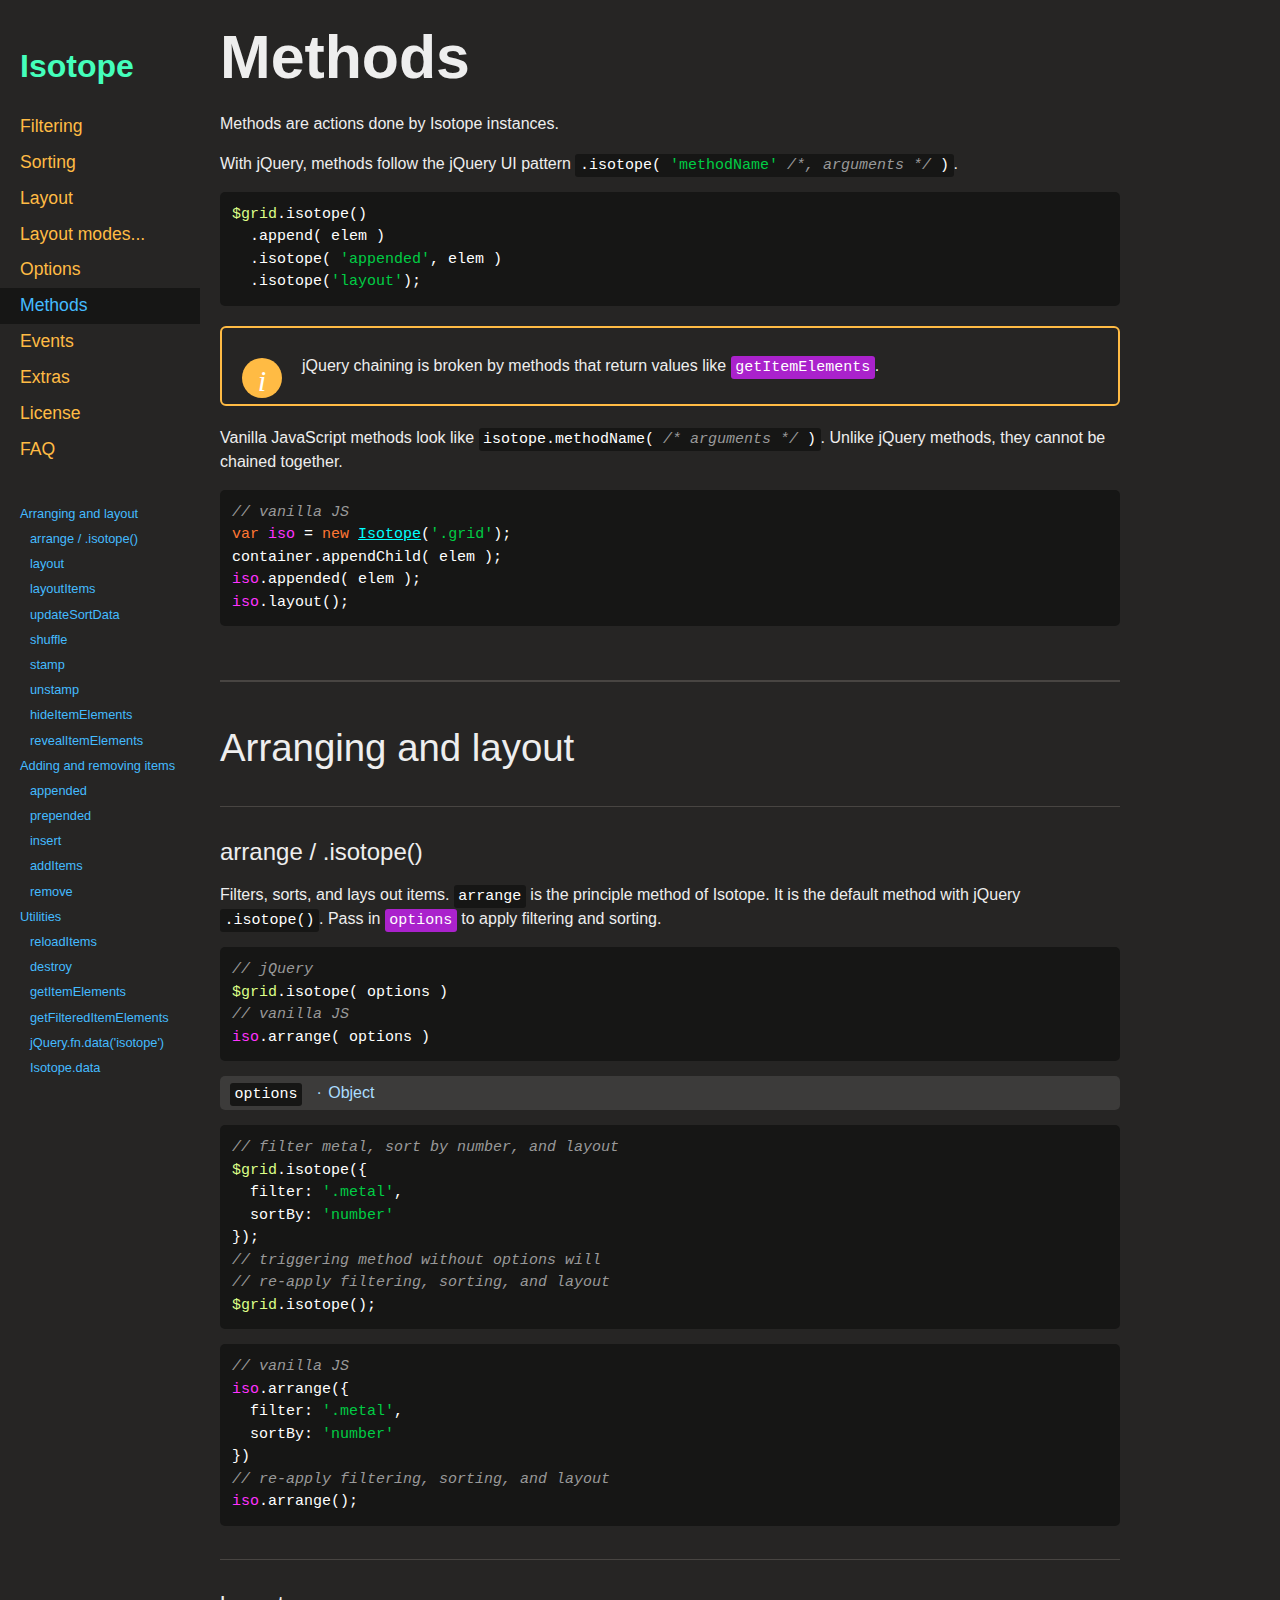
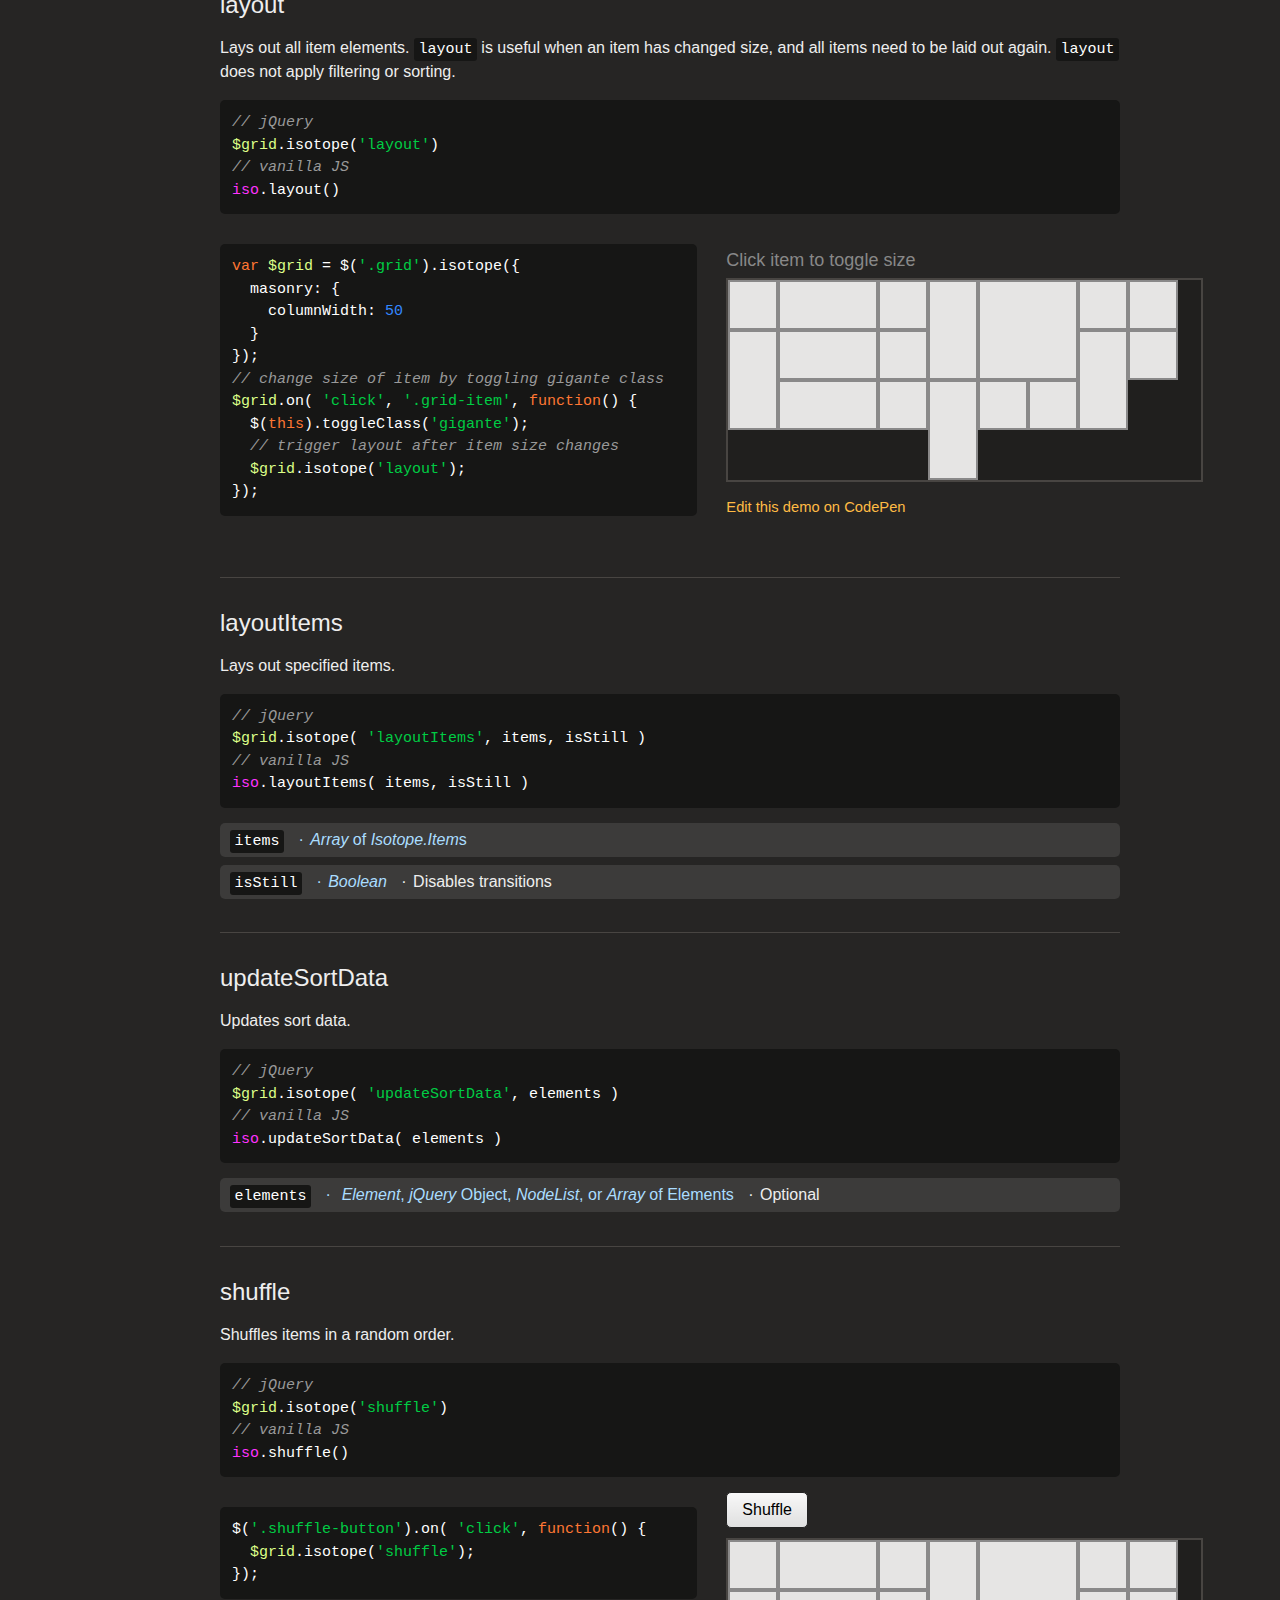
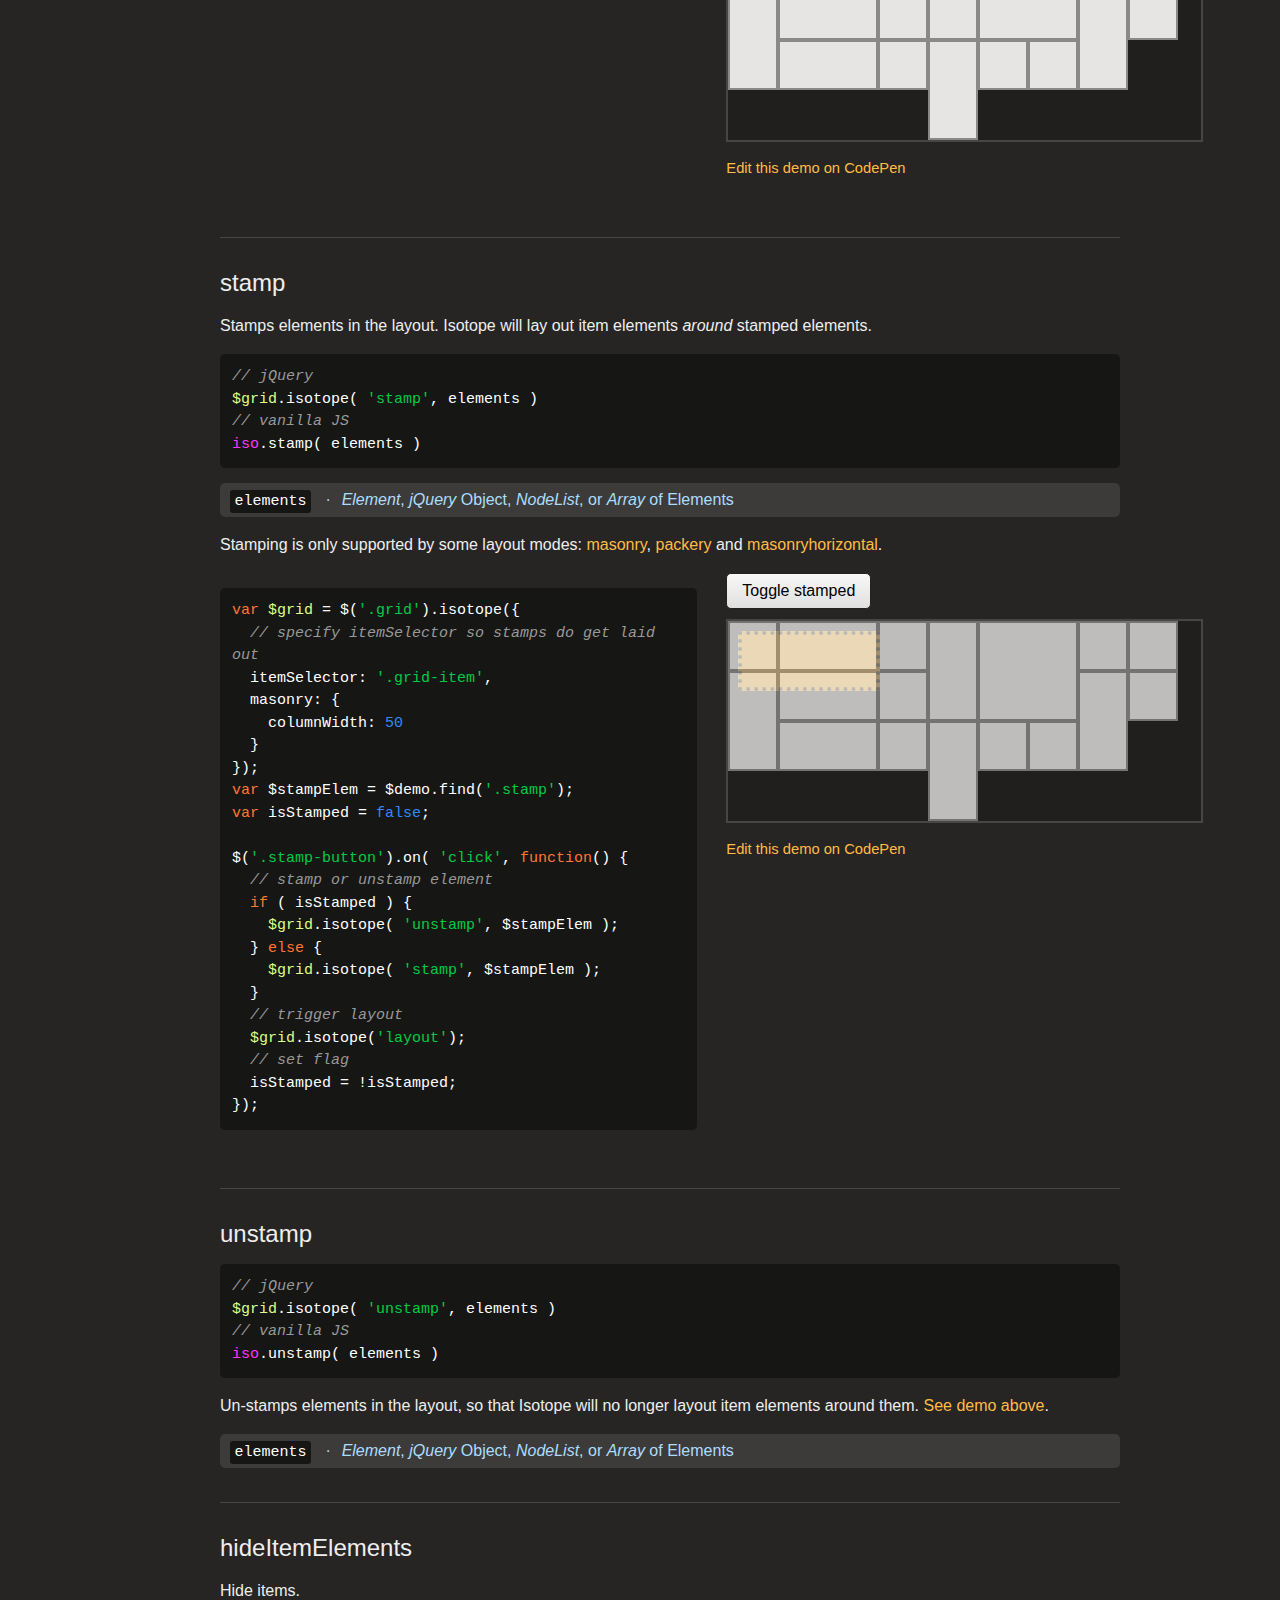
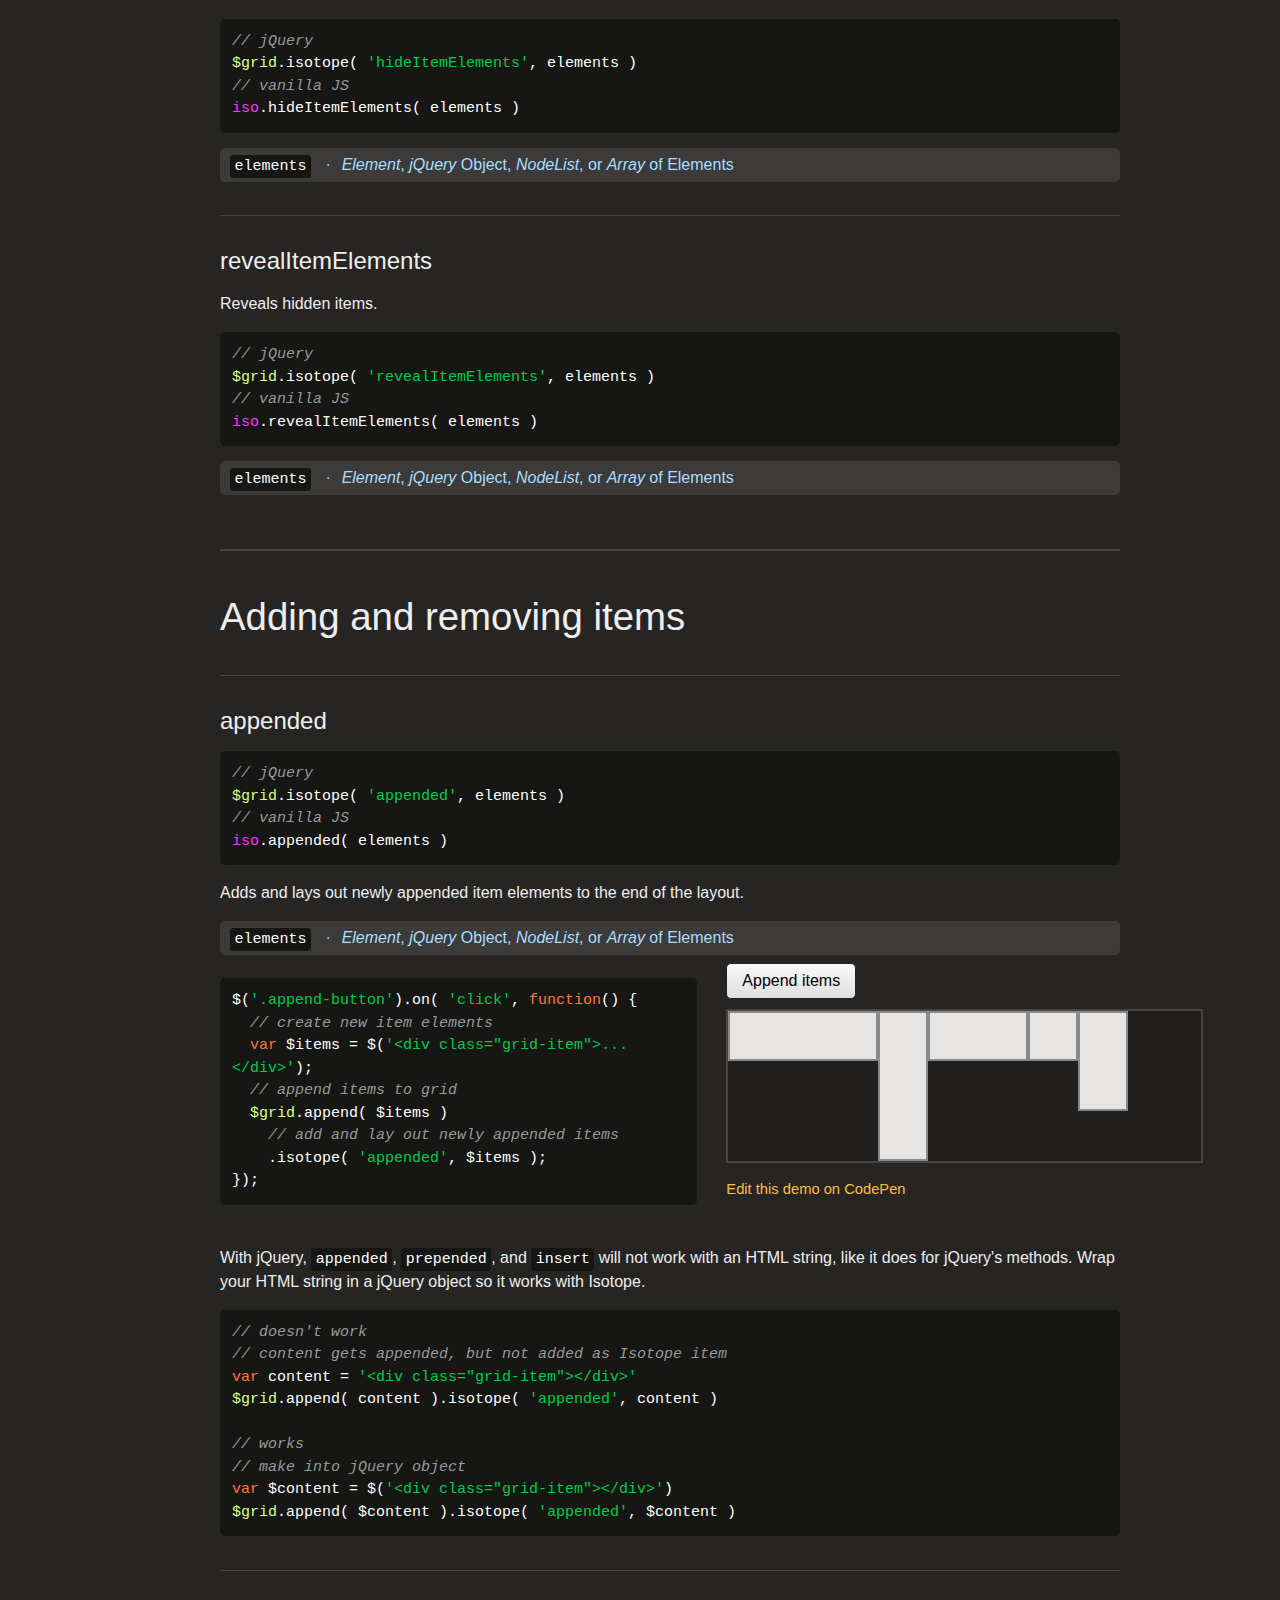
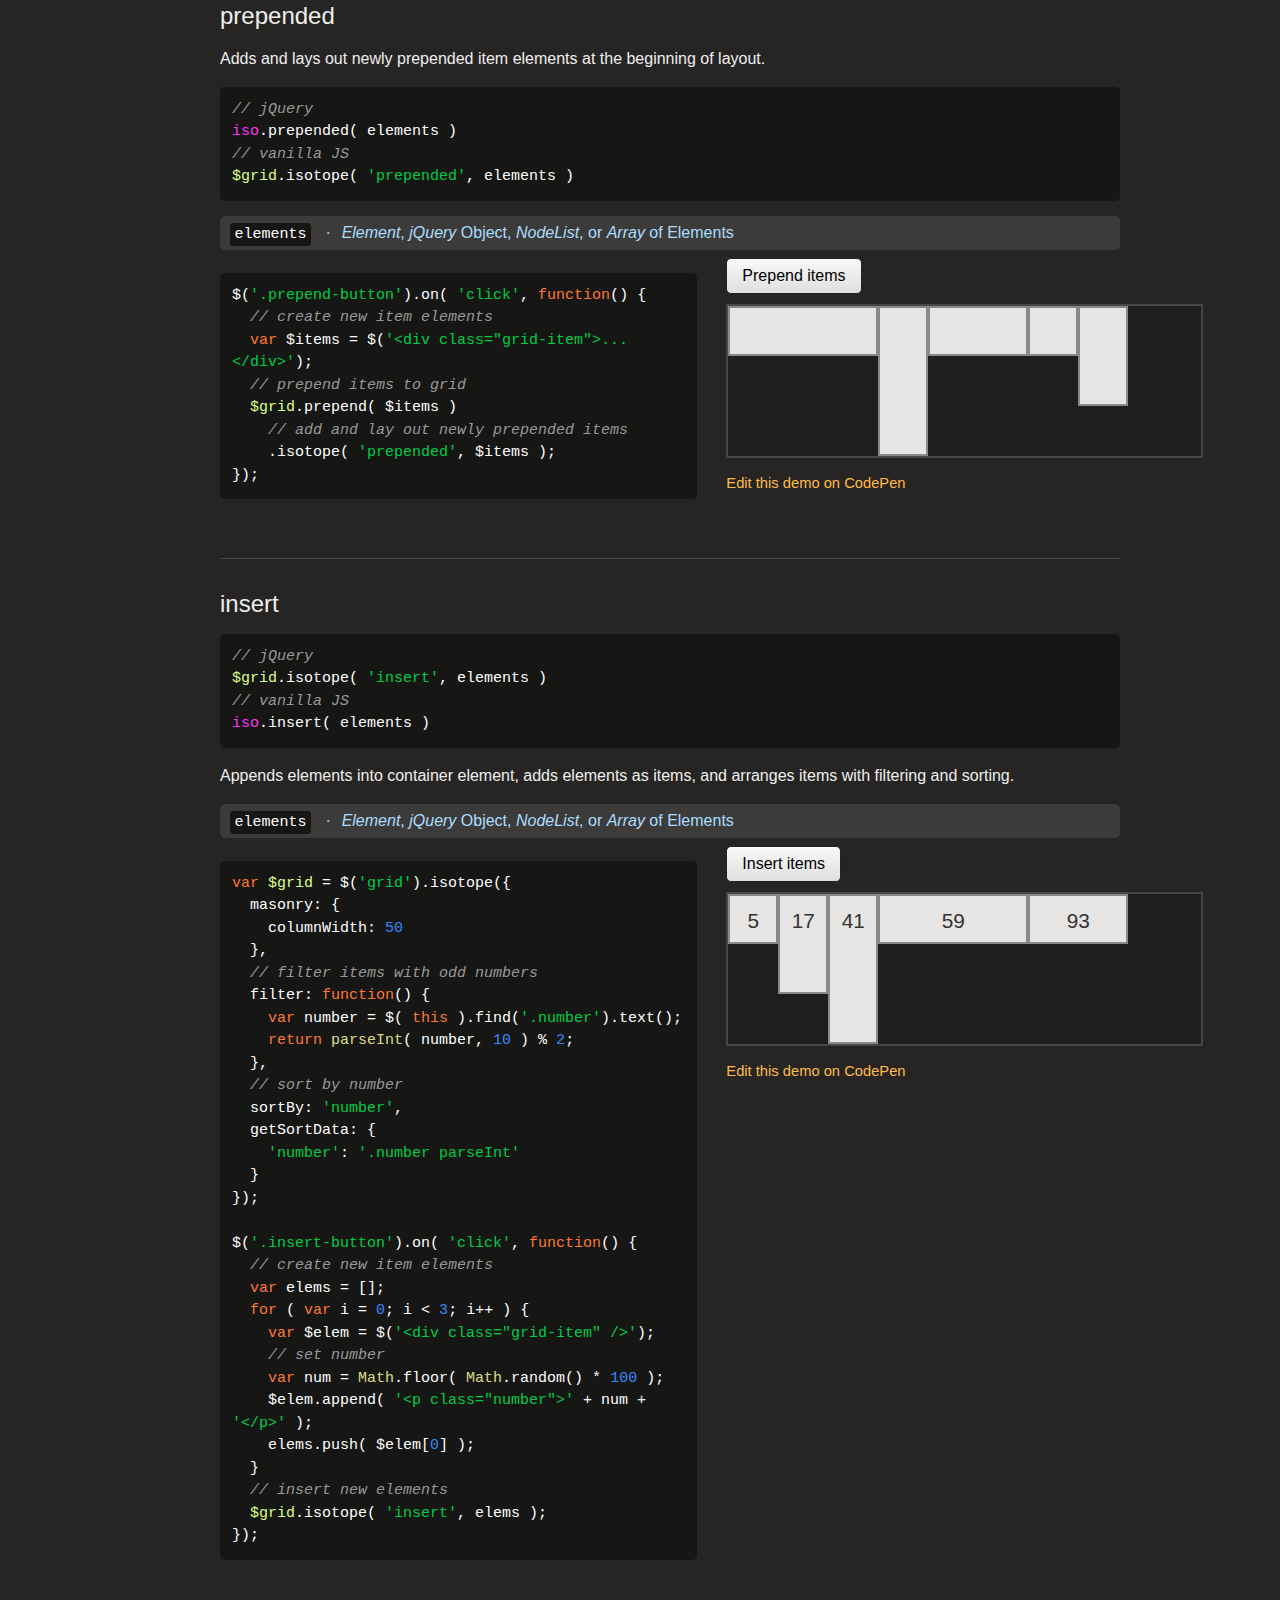
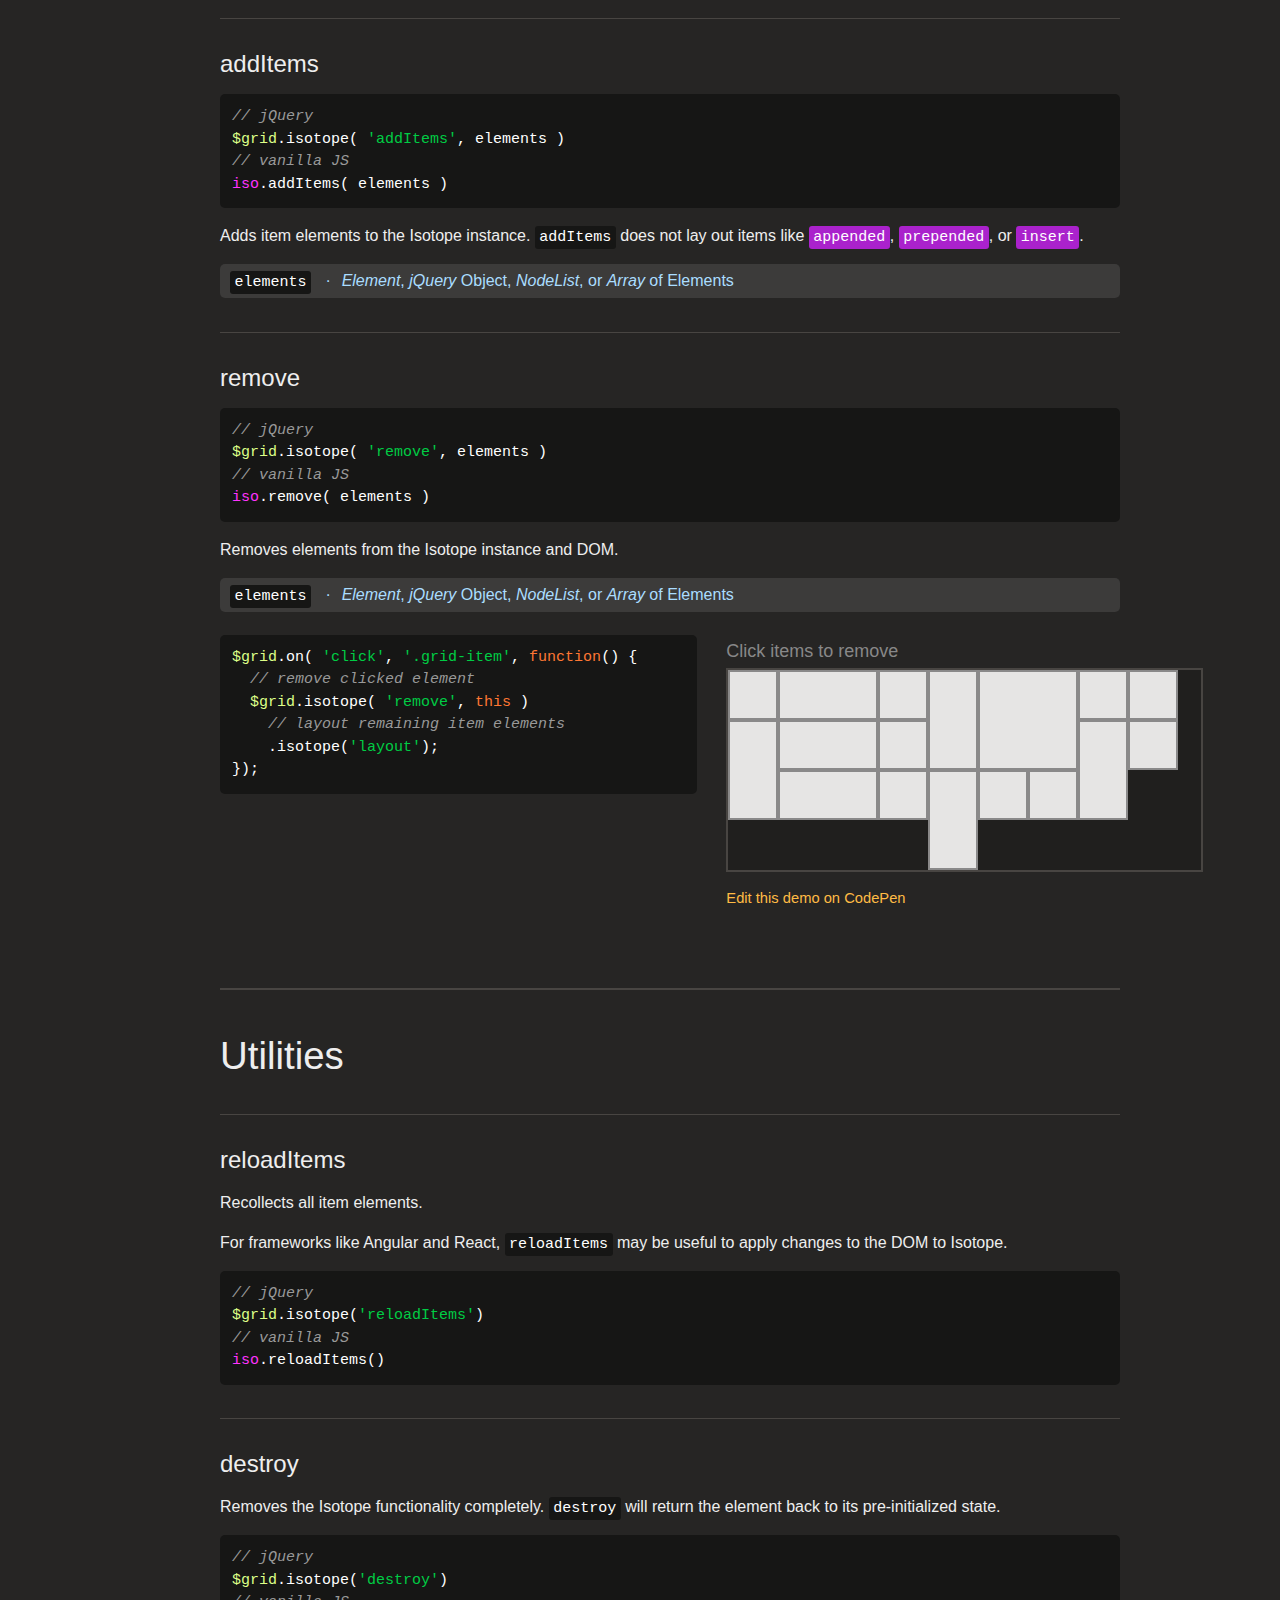
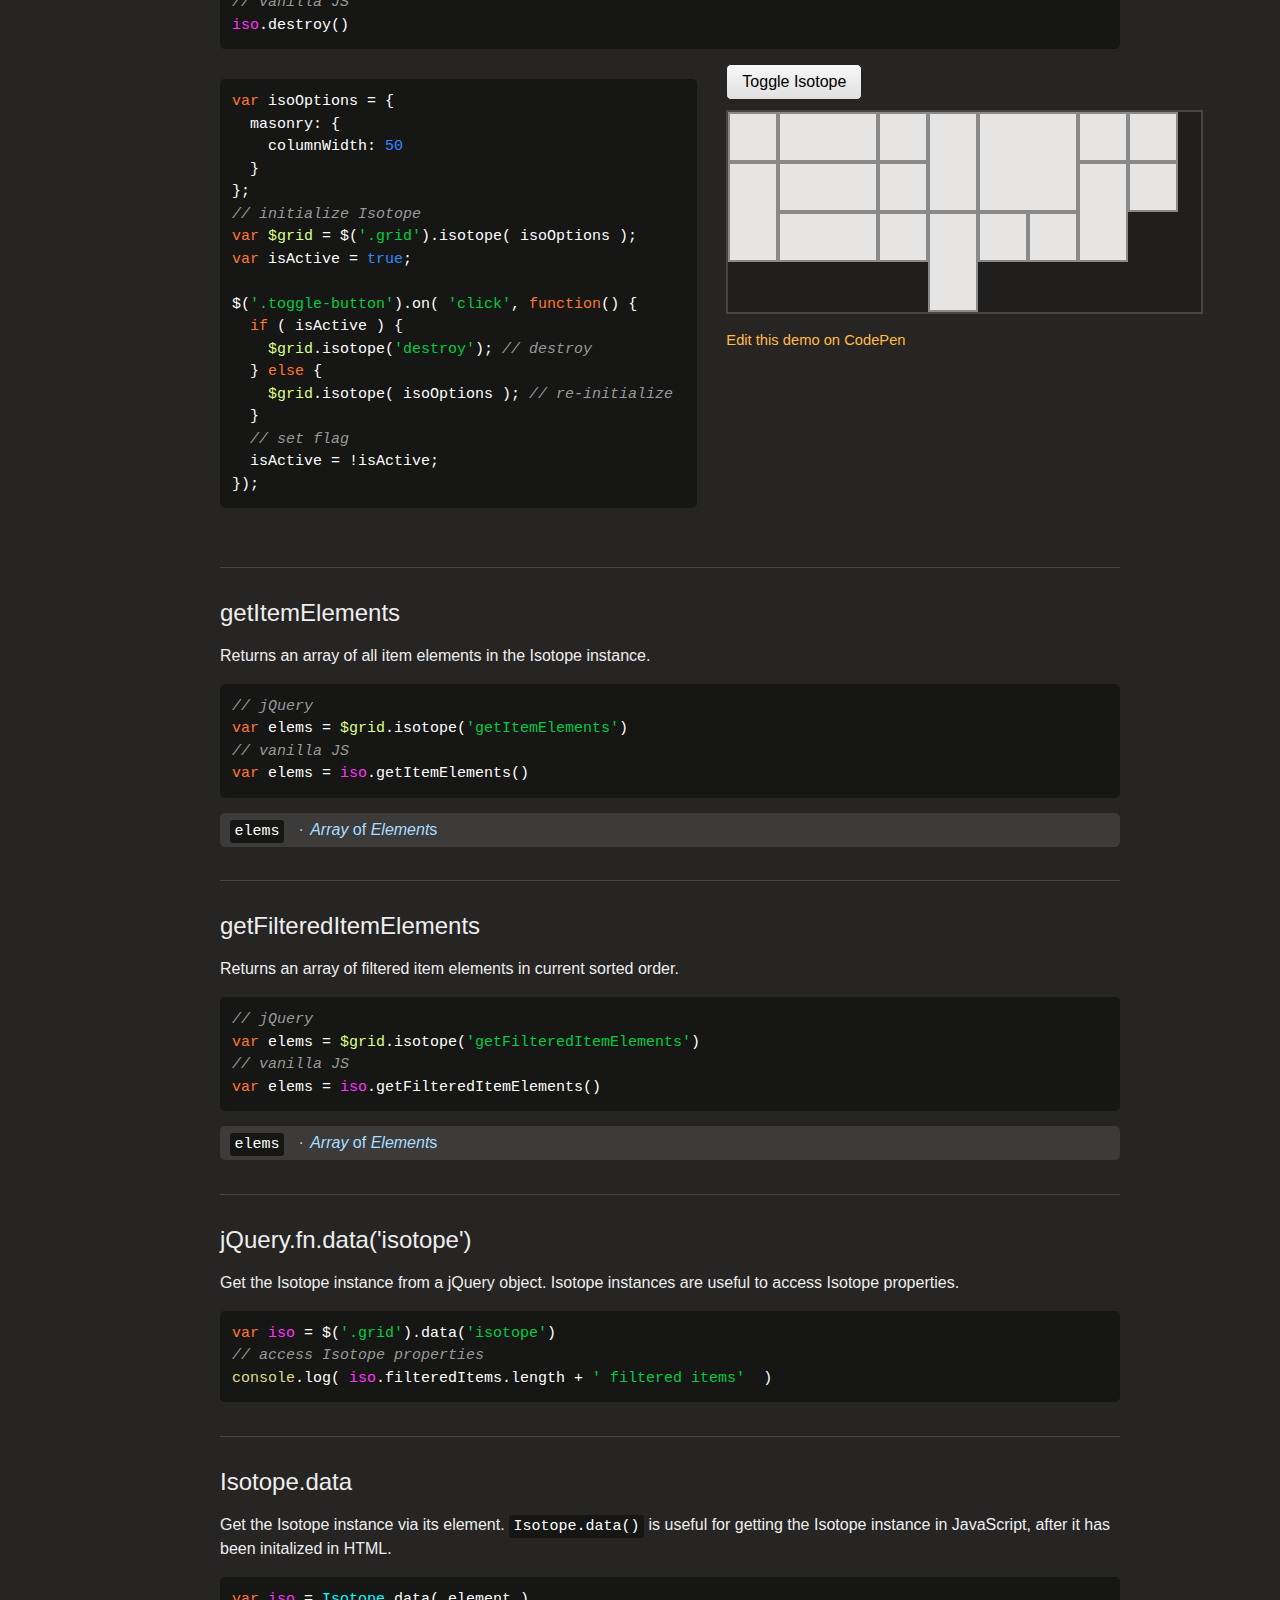
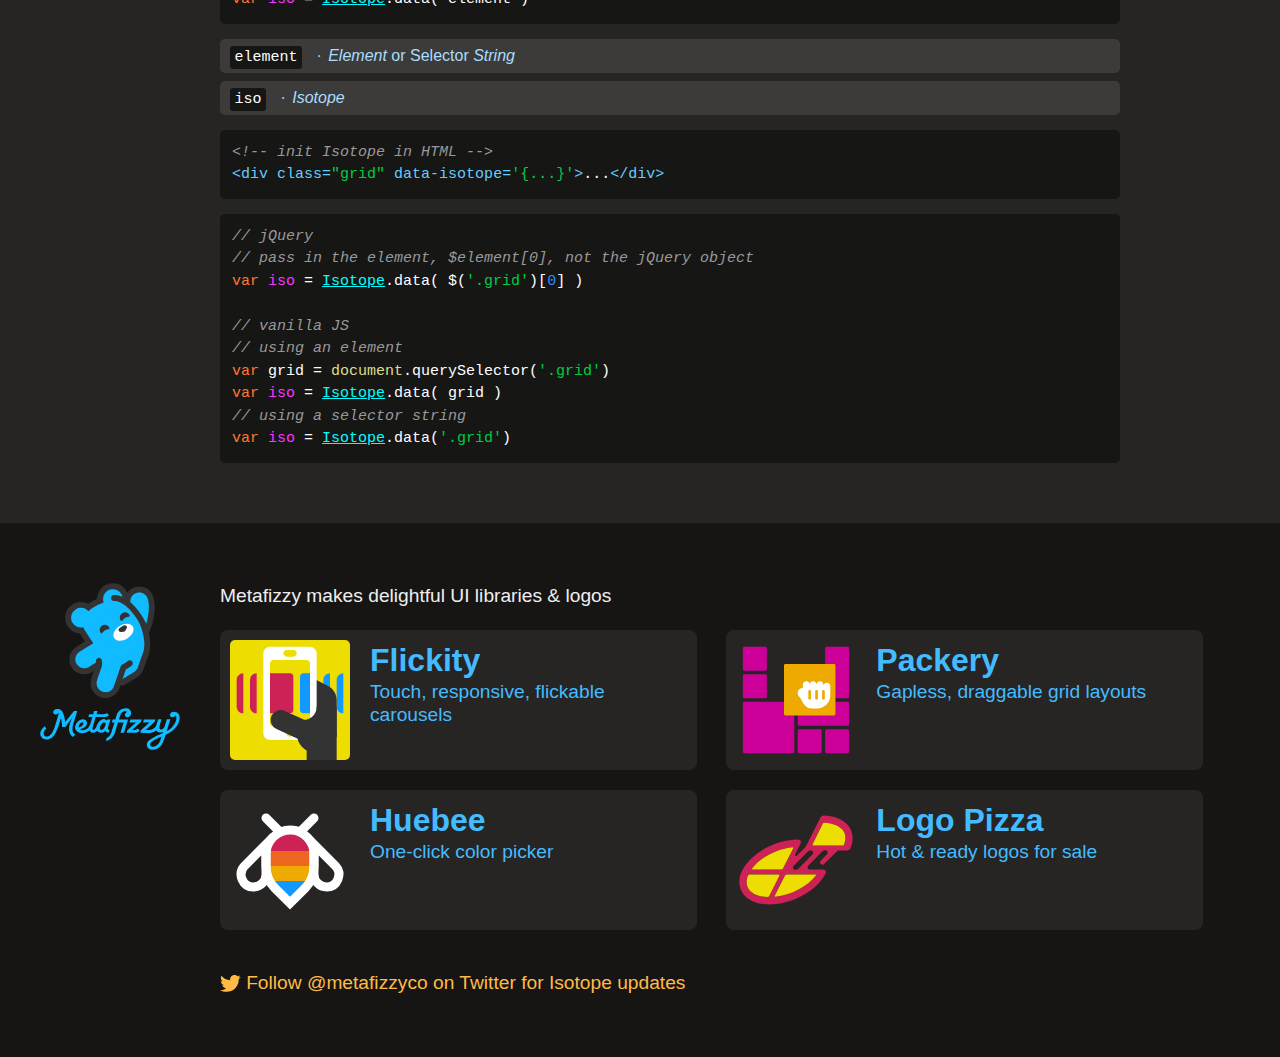
<file: isotope-docs/isotope-docs/methods.html>
<!doctype html>
<html class="export" lang="en">
<head>
  <meta charset="utf-8">
  <meta http-equiv="x-ua-compatible" content="ie=edge">
  <meta name="viewport" content="width=device-width">
  <meta name="description" content="filter &amp; sort magical layouts">

  <title>Isotope &#xB7; Methods</title>

    <!-- Isotope does not require any CSS files -->
    <link rel="stylesheet" href="css/isotope-docs.css?3" media="screen">

  <meta name="twitter:card" content="summary">
  <meta name="twitter:site" content="@metafizzyco">
  <meta name="twitter:url" content="http://isotope.metafizzy.co/.html">
  <meta name="twitter:title" content="Isotope Methods">
  <meta name="twitter:description" content="filter &amp; sort magical layouts">

</head>
<body class="page--methods">

  <div class="nav">
    <h1 class="nav__title"><a href=".">Isotope</a></h1>
  
    <ol class="site-nav">
      <li class="site-nav__item site-nav__item--filtering">
        <a class="site-nav__item__link" href="filtering.html">Filtering</a></li>
      <li class="site-nav__item site-nav__item--sorting">
        <a class="site-nav__item__link" href="sorting.html">Sorting</a></li>
      <li class="site-nav__item site-nav__item--layout ">
        <a class="site-nav__item__link" href="layout.html">Layout</a>
      </li>
      <li class="site-nav__item site-nav__item--layout-modes sub-nav-parent">
        <a class="site-nav__item__link" href="layout-modes.html">Layout modes</a>
        <ul class="sub-nav">
            <li class="sub-nav__item sub-nav__item--masonry">
              <a class="sub-nav__item__link" href="layout-modes/masonry.html">masonry</a></li>
            <li class="sub-nav__item sub-nav__item--fitrows">
              <a class="sub-nav__item__link" href="layout-modes/fitrows.html">fitRows</a></li>
            <li class="sub-nav__item sub-nav__item--vertical">
              <a class="sub-nav__item__link" href="layout-modes/vertical.html">vertical</a></li>
            <li class="sub-nav__item sub-nav__item--packery">
              <a class="sub-nav__item__link" href="layout-modes/packery.html">packery</a></li>
            <li class="sub-nav__item sub-nav__item--cellsbyrow">
              <a class="sub-nav__item__link" href="layout-modes/cellsbyrow.html">cellsByRow</a></li>
            <li class="sub-nav__item sub-nav__item--masonryhorizontal">
              <a class="sub-nav__item__link" href="layout-modes/masonryhorizontal.html">masonryHorizontal</a></li>
            <li class="sub-nav__item sub-nav__item--fitcolumns">
              <a class="sub-nav__item__link" href="layout-modes/fitcolumns.html">fitColumns</a></li>
            <li class="sub-nav__item sub-nav__item--cellsbycolumn">
              <a class="sub-nav__item__link" href="layout-modes/cellsbycolumn.html">cellsByColumn</a></li>
            <li class="sub-nav__item sub-nav__item--horiz">
              <a class="sub-nav__item__link" href="layout-modes/horiz.html">horiz</a></li>
        </ul>
      </li>
      <li class="site-nav__item site-nav__item--options">
        <a class="site-nav__item__link" href="options.html">Options</a></li>
      <li class="site-nav__item site-nav__item--methods">
        <a class="site-nav__item__link" href="methods.html">Methods</a></li>
      <li class="site-nav__item site-nav__item--events">
        <a class="site-nav__item__link" href="events.html">Events</a></li>
      <li class="site-nav__item site-nav__item--extras">
        <a class="site-nav__item__link" href="extras.html">Extras</a></li>
      <li class="site-nav__item site-nav__item--license">
        <a class="site-nav__item__link" href="license.html">License</a></li>
      <li class="site-nav__item site-nav__item--faq">
        <a class="site-nav__item__link" href="faq.html">FAQ</a></li>
    </ol>
  
    <ul class="page-nav" data-js="page-nav">
<li class="page-nav__item page-nav__item--h2"><a href="#arranging-and-layout">Arranging and layout</a></li>
<li class="page-nav__item page-nav__item--h3"><a href="#arrange-isotope">arrange / .isotope()</a></li>
<li class="page-nav__item page-nav__item--h3"><a href="#layout">layout</a></li>
<li class="page-nav__item page-nav__item--h3"><a href="#layoutitems">layoutItems</a></li>
<li class="page-nav__item page-nav__item--h3"><a href="#updatesortdata">updateSortData</a></li>
<li class="page-nav__item page-nav__item--h3"><a href="#shuffle">shuffle</a></li>
<li class="page-nav__item page-nav__item--h3"><a href="#stamp">stamp</a></li>
<li class="page-nav__item page-nav__item--h3"><a href="#unstamp">unstamp</a></li>
<li class="page-nav__item page-nav__item--h3"><a href="#hideitemelements">hideItemElements</a></li>
<li class="page-nav__item page-nav__item--h3"><a href="#revealitemelements">revealItemElements</a></li>
<li class="page-nav__item page-nav__item--h2"><a href="#adding-and-removing-items">Adding and removing items</a></li>
<li class="page-nav__item page-nav__item--h3"><a href="#appended">appended</a></li>
<li class="page-nav__item page-nav__item--h3"><a href="#prepended">prepended</a></li>
<li class="page-nav__item page-nav__item--h3"><a href="#insert">insert</a></li>
<li class="page-nav__item page-nav__item--h3"><a href="#additems">addItems</a></li>
<li class="page-nav__item page-nav__item--h3"><a href="#remove">remove</a></li>
<li class="page-nav__item page-nav__item--h2"><a href="#utilities">Utilities</a></li>
<li class="page-nav__item page-nav__item--h3"><a href="#reloaditems">reloadItems</a></li>
<li class="page-nav__item page-nav__item--h3"><a href="#destroy">destroy</a></li>
<li class="page-nav__item page-nav__item--h3"><a href="#getitemelements">getItemElements</a></li>
<li class="page-nav__item page-nav__item--h3"><a href="#getfiltereditemelements">getFilteredItemElements</a></li>
<li class="page-nav__item page-nav__item--h3"><a href="#jquery-fn-data-isotope">jQuery.fn.data(&apos;isotope&apos;)</a></li>
<li class="page-nav__item page-nav__item--h3"><a href="#isotope-data">Isotope.data</a></li>
</ul>
  </div>


  <div id="content" class="main">
    <div class="container">
        <h1>Methods</h1>


<p>Methods are actions done by Isotope instances.</p>

<p>With jQuery, methods follow the jQuery UI pattern <code>.isotope( <span class="string">&apos;methodName&apos;</span> <span class="comment">/*, arguments */</span> )</code>.</p>

<pre><code class="js"><span class="jquery_var">$grid</span>.isotope()
  .append( elem )
  .isotope( <span class="string">&apos;appended&apos;</span>, elem )
  .isotope(<span class="string">&apos;layout&apos;</span>);
</code></pre>

<div class="call-out">
  <p>jQuery chaining is broken by methods that return values like
    <a href="#getitemelements"><code>getItemElements</code></a>.</p>
</div>

<p>Vanilla JavaScript methods look like <code>isotope.methodName( <span class="comment">/* arguments */</span> )</code>. Unlike jQuery methods, they cannot be chained together.</p>

<pre><code class="js"><span class="comment">// vanilla JS</span>
<span class="keyword">var</span> <span class="isotope_var">iso</span> = <span class="keyword">new</span> <span class="isotope_keyword">Isotope</span>(<span class="string">&apos;.grid&apos;</span>);
container.appendChild( elem );
<span class="isotope_var">iso</span>.appended( elem );
<span class="isotope_var">iso</span>.layout();
</code></pre>


<h2 id="arranging-and-layout">Arranging and layout</h2>


<h3 id="arrange-isotope">arrange / .isotope()</h3>

<p>Filters, sorts, and lays out items. <code>arrange</code> is the principle method of Isotope. It is the default method with jQuery <code>.isotope()</code>. Pass in <a href="options.html"><code>options</code></a> to apply filtering and sorting.</p>

<pre><code class="js"><span class="comment">// jQuery</span>
<span class="jquery_var">$grid</span>.isotope( options )
<span class="comment">// vanilla JS</span>
<span class="isotope_var">iso</span>.arrange( options )
</code></pre>

<p class="variable">
  <code class="variable__code">options</code>
  <span class="variable__type">Object</span>
</p>

<pre><code class="js"><span class="comment">// filter metal, sort by number, and layout</span>
<span class="jquery_var">$grid</span>.isotope({
  <span class="attr">filter</span>: <span class="string">&apos;.metal&apos;</span>,
  <span class="attr">sortBy</span>: <span class="string">&apos;number&apos;</span>
});
<span class="comment">// triggering method without options will</span>
<span class="comment">// re-apply filtering, sorting, and layout</span>
<span class="jquery_var">$grid</span>.isotope();
</code></pre>

<pre><code class="js"><span class="comment">// vanilla JS</span>
<span class="isotope_var">iso</span>.arrange({
  <span class="attr">filter</span>: <span class="string">&apos;.metal&apos;</span>,
  <span class="attr">sortBy</span>: <span class="string">&apos;number&apos;</span>
})
<span class="comment">// re-apply filtering, sorting, and layout</span>
<span class="isotope_var">iso</span>.arrange();
</code></pre>


<h3 id="layout">layout</h3>

<p>Lays out all item elements. <code>layout</code> is useful when an item has changed size, and all items need to be laid out again. <code>layout</code> does not apply filtering or sorting.</p>

<pre><code class="js"><span class="comment">// jQuery</span>
<span class="jquery_var">$grid</span>.isotope(<span class="string">&apos;layout&apos;</span>)
<span class="comment">// vanilla JS</span>
<span class="isotope_var">iso</span>.layout()
</code></pre>

<div class="duo example">
  <div class="duo__cell example__code">
<pre><code class="js"><span class="keyword">var</span> <span class="jquery_var">$grid</span> = $(<span class="string">&apos;.grid&apos;</span>).isotope({
  <span class="attr">masonry</span>: {
    <span class="attr">columnWidth</span>: <span class="number">50</span>
  }
});
<span class="comment">// change size of item by toggling gigante class</span>
<span class="jquery_var">$grid</span>.on( <span class="string">&apos;click&apos;</span>, <span class="string">&apos;.grid-item&apos;</span>, <span class="function"><span class="keyword">function</span>(<span class="params"></span>) </span>{
  $(<span class="keyword">this</span>).toggleClass(<span class="string">&apos;gigante&apos;</span>);
  <span class="comment">// trigger layout after item size changes</span>
  <span class="jquery_var">$grid</span>.isotope(<span class="string">&apos;layout&apos;</span>);
});
</code></pre>
  </div>
  <div class="duo__cell example__demo" data-js="layout-demo">
    <p class="instruction">Click item to toggle size</p>
  
    <div class="grid grid--clickable">
      <div class="grid-item"></div>
      <div class="grid-item grid-item--width2"></div>
      <div class="grid-item"></div>
      <div class="grid-item grid-item--height2"></div>
      <div class="grid-item grid-item--width2 grid-item--height2"></div>
      <div class="grid-item"></div>
      <div class="grid-item"></div>
      <div class="grid-item grid-item--height2"></div>
      <div class="grid-item grid-item--width2"></div>
      <div class="grid-item"></div>
      <div class="grid-item grid-item--height2"></div>
      <div class="grid-item"></div>
      <div class="grid-item grid-item--width2"></div>
      <div class="grid-item"></div>
      <div class="grid-item grid-item--height2"></div>
      <div class="grid-item"></div>
      <div class="grid-item"></div>
    </div>
  
    <p class="edit-demo">
        <a href="http://codepen.io/desandro/pen/qzhIb">Edit this demo on CodePen</a>
    </p>
  </div>
</div>


<h3 id="layoutitems">layoutItems</h3>

<p>Lays out specified items.</p>

<pre><code class="js"><span class="comment">// jQuery</span>
<span class="jquery_var">$grid</span>.isotope( <span class="string">&apos;layoutItems&apos;</span>, items, isStill )
<span class="comment">// vanilla JS</span>
<span class="isotope_var">iso</span>.layoutItems( items, isStill )
</code></pre>

<p class="variable">
  <code class="variable__code">items</code>
  <span class="variable__type"><i>Array</i> of <i>Isotope.Item</i>s</span>
</p>

<p class="variable">
  <code class="variable__code">isStill</code>
  <span class="variable__type"><i>Boolean</i></span>
  <span class="variable__description">Disables transitions</span>
</p>


<h3 id="updatesortdata">updateSortData</h3>

<p>Updates sort data.</p>

<pre><code class="js"><span class="comment">// jQuery</span>
<span class="jquery_var">$grid</span>.isotope( <span class="string">&apos;updateSortData&apos;</span>, elements )
<span class="comment">// vanilla JS</span>
<span class="isotope_var">iso</span>.updateSortData( elements )
</code></pre>

<p class="variable">
  <code class="variable__code">elements</code>
  <span class="variable__type">
    <i>Element</i>,
    <i>jQuery</i> Object,
    <i>NodeList</i>, or
    <i>Array</i> of Elements
  </span>
  <span class="variable__description">Optional</span>
</p>


<h3 id="shuffle">shuffle</h3>

<p>Shuffles items in a random order.</p>

<pre><code class="js"><span class="comment">// jQuery</span>
<span class="jquery_var">$grid</span>.isotope(<span class="string">&apos;shuffle&apos;</span>)
<span class="comment">// vanilla JS</span>
<span class="isotope_var">iso</span>.shuffle()
</code></pre>

<div class="duo example">
  <div class="duo__cell example__code">
<pre><code class="js">$(<span class="string">&apos;.shuffle-button&apos;</span>).on( <span class="string">&apos;click&apos;</span>, <span class="function"><span class="keyword">function</span>(<span class="params"></span>) </span>{
  <span class="jquery_var">$grid</span>.isotope(<span class="string">&apos;shuffle&apos;</span>);
});
</code></pre>
  </div>
  <div class="duo__cell example__demo" data-js="shuffle">
    <button class="button shuffle-button">Shuffle</button>
    <div class="grid">
      <div class="grid-item"></div>
      <div class="grid-item grid-item--width2"></div>
      <div class="grid-item"></div>
      <div class="grid-item grid-item--height2"></div>
      <div class="grid-item grid-item--width2 grid-item--height2"></div>
      <div class="grid-item"></div>
      <div class="grid-item"></div>
      <div class="grid-item grid-item--height2"></div>
      <div class="grid-item grid-item--width2"></div>
      <div class="grid-item"></div>
      <div class="grid-item grid-item--height2"></div>
      <div class="grid-item"></div>
      <div class="grid-item grid-item--width2"></div>
      <div class="grid-item"></div>
      <div class="grid-item grid-item--height2"></div>
      <div class="grid-item"></div>
      <div class="grid-item"></div>
    </div>
    <p class="edit-demo">
        <a href="http://codepen.io/desandro/pen/EluFg">Edit this demo on CodePen</a>
    </p>
  </div>
</div>


<h3 id="stamp">stamp</h3>

<p>Stamps elements in the layout. Isotope will lay out item elements <em>around</em> stamped elements.</p>

<pre><code class="js"><span class="comment">// jQuery</span>
<span class="jquery_var">$grid</span>.isotope( <span class="string">&apos;stamp&apos;</span>, elements )
<span class="comment">// vanilla JS</span>
<span class="isotope_var">iso</span>.stamp( elements )
</code></pre>

<p class="variable">
  <code class="variable__code">elements</code>
  <span class="variable__type">
    <i>Element</i>,
    <i>jQuery</i> Object,
    <i>NodeList</i>, or
    <i>Array</i> of Elements
  </span>
</p>

<p>Stamping is only supported by some layout modes: <a href="layout-modes/masonry.html">masonry</a>, <a href="layout-modes/packery.html">packery</a> and <a href="layout-modes/masonryhorizontal.html">masonryhorizontal</a>.</p>

<div class="duo example">
  <div class="duo__cell example__code">
<pre><code class="js"><span class="keyword">var</span> <span class="jquery_var">$grid</span> = $(<span class="string">&apos;.grid&apos;</span>).isotope({
  <span class="comment">// specify itemSelector so stamps do get laid out</span>
  itemSelector: <span class="string">&apos;.grid-item&apos;</span>,
  <span class="attr">masonry</span>: {
    <span class="attr">columnWidth</span>: <span class="number">50</span>
  }
});
<span class="keyword">var</span> $stampElem = $demo.find(<span class="string">&apos;.stamp&apos;</span>);
<span class="keyword">var</span> isStamped = <span class="literal">false</span>;

$(<span class="string">&apos;.stamp-button&apos;</span>).on( <span class="string">&apos;click&apos;</span>, <span class="function"><span class="keyword">function</span>(<span class="params"></span>) </span>{
  <span class="comment">// stamp or unstamp element</span>
  <span class="keyword">if</span> ( isStamped ) {
    <span class="jquery_var">$grid</span>.isotope( <span class="string">&apos;unstamp&apos;</span>, $stampElem );
  } <span class="keyword">else</span> {
    <span class="jquery_var">$grid</span>.isotope( <span class="string">&apos;stamp&apos;</span>, $stampElem );
  }
  <span class="comment">// trigger layout</span>
  <span class="jquery_var">$grid</span>.isotope(<span class="string">&apos;layout&apos;</span>);
  <span class="comment">// set flag</span>
  isStamped = !isStamped;
});
</code></pre>
  </div>
  <div class="duo__cell example__demo" data-js="stamp-methods">
    <button class="button stamp-button">Toggle stamped</button>
    <div class="grid grid--has-stamp grid--stamp-methods">
      <div class="stamp stamp--stamp-methods"></div>
      <div class="grid-item"></div>
      <div class="grid-item grid-item--width2"></div>
      <div class="grid-item"></div>
      <div class="grid-item grid-item--height2"></div>
      <div class="grid-item grid-item--width2 grid-item--height2"></div>
      <div class="grid-item"></div>
      <div class="grid-item"></div>
      <div class="grid-item grid-item--height2"></div>
      <div class="grid-item grid-item--width2"></div>
      <div class="grid-item"></div>
      <div class="grid-item grid-item--height2"></div>
      <div class="grid-item"></div>
      <div class="grid-item grid-item--width2"></div>
      <div class="grid-item"></div>
      <div class="grid-item grid-item--height2"></div>
      <div class="grid-item"></div>
      <div class="grid-item"></div>
    </div>
    <p class="edit-demo">
        <a href="http://codepen.io/desandro/pen/wguvo">Edit this demo on CodePen</a>
    </p>
  </div>
</div>


<h3 id="unstamp">unstamp</h3>

<pre><code class="js"><span class="comment">// jQuery</span>
<span class="jquery_var">$grid</span>.isotope( <span class="string">&apos;unstamp&apos;</span>, elements )
<span class="comment">// vanilla JS</span>
<span class="isotope_var">iso</span>.unstamp( elements )
</code></pre>

<p>Un-stamps elements in the layout, so that Isotope will no longer layout item elements around them. <a href="#stamp">See demo above</a>.</p>

<p class="variable">
  <code class="variable__code">elements</code>
  <span class="variable__type">
    <i>Element</i>,
    <i>jQuery</i> Object,
    <i>NodeList</i>, or
    <i>Array</i> of Elements
  </span>
</p>


<h3 id="hideitemelements">hideItemElements</h3>

<p>Hide items.</p>

<pre><code class="js"><span class="comment">// jQuery</span>
<span class="jquery_var">$grid</span>.isotope( <span class="string">&apos;hideItemElements&apos;</span>, elements )
<span class="comment">// vanilla JS</span>
<span class="isotope_var">iso</span>.hideItemElements( elements )
</code></pre>

<p class="variable">
  <code class="variable__code">elements</code>
  <span class="variable__type">
    <i>Element</i>,
    <i>jQuery</i> Object,
    <i>NodeList</i>, or
    <i>Array</i> of Elements
  </span>
</p>


<h3 id="revealitemelements">revealItemElements</h3>

<p>Reveals hidden items.</p>

<pre><code class="js"><span class="comment">// jQuery</span>
<span class="jquery_var">$grid</span>.isotope( <span class="string">&apos;revealItemElements&apos;</span>, elements )
<span class="comment">// vanilla JS</span>
<span class="isotope_var">iso</span>.revealItemElements( elements )
</code></pre>

<p class="variable">
  <code class="variable__code">elements</code>
  <span class="variable__type">
    <i>Element</i>,
    <i>jQuery</i> Object,
    <i>NodeList</i>, or
    <i>Array</i> of Elements
  </span>
</p>


<h2 id="adding-and-removing-items">Adding and removing items</h2>


<h3 id="appended">appended</h3>

<pre><code class="js"><span class="comment">// jQuery</span>
<span class="jquery_var">$grid</span>.isotope( <span class="string">&apos;appended&apos;</span>, elements )
<span class="comment">// vanilla JS</span>
<span class="isotope_var">iso</span>.appended( elements )
</code></pre>

<p>Adds and lays out newly appended item elements to the end of the layout.</p>

<p class="variable">
  <code class="variable__code">elements</code>
  <span class="variable__type">
    <i>Element</i>,
    <i>jQuery</i> Object,
    <i>NodeList</i>, or
    <i>Array</i> of Elements
  </span>
</p>

<div class="duo example">
  <div class="duo__cell example__code">
<pre><code class="js">$(<span class="string">&apos;.append-button&apos;</span>).on( <span class="string">&apos;click&apos;</span>, <span class="function"><span class="keyword">function</span>(<span class="params"></span>) </span>{
  <span class="comment">// create new item elements</span>
  <span class="keyword">var</span> $items = $(<span class="string">&apos;&lt;div class=&quot;grid-item&quot;&gt;...&lt;/div&gt;&apos;</span>);
  <span class="comment">// append items to grid</span>
  <span class="jquery_var">$grid</span>.append( $items )
    <span class="comment">// add and lay out newly appended items</span>
    .isotope( <span class="string">&apos;appended&apos;</span>, $items );
});
</code></pre>
  </div>
  <div class="duo__cell example__demo" data-js="appended">
    <button class="button append-button">Append items</button>
    <div class="grid">
      <div class="grid-item grid-item--width3"></div>
      <div class="grid-item grid-item--height3"></div>
      <div class="grid-item grid-item--width2"></div>
      <div class="grid-item"></div>
      <div class="grid-item grid-item--height2"></div>
    </div>
    <p class="edit-demo">
        <a href="http://codepen.io/desandro/pen/ECKiw">Edit this demo on CodePen</a>
    </p>
  </div>
</div>

<p>With jQuery, <code>appended</code>, <code>prepended</code>, and <code>insert</code> will not work with an HTML string, like it does for jQuery&apos;s methods. Wrap your HTML string in a jQuery object so it works with Isotope.</p>

<pre><code class="js"><span class="comment">// doesn&apos;t work</span>
<span class="comment">// content gets appended, but not added as Isotope item</span>
<span class="keyword">var</span> content = <span class="string">&apos;&lt;div class=&quot;grid-item&quot;&gt;&lt;/div&gt;&apos;</span>
<span class="jquery_var">$grid</span>.append( content ).isotope( <span class="string">&apos;appended&apos;</span>, content )

<span class="comment">// works</span>
<span class="comment">// make into jQuery object</span>
<span class="keyword">var</span> $content = $(<span class="string">&apos;&lt;div class=&quot;grid-item&quot;&gt;&lt;/div&gt;&apos;</span>)
<span class="jquery_var">$grid</span>.append( $content ).isotope( <span class="string">&apos;appended&apos;</span>, $content )
</code></pre>


<h3 id="prepended">prepended</h3>

<p>Adds and lays out newly prepended item elements at the beginning of layout.</p>

<pre><code class="js"><span class="comment">// jQuery</span>
<span class="isotope_var">iso</span>.prepended( elements )
<span class="comment">// vanilla JS</span>
<span class="jquery_var">$grid</span>.isotope( <span class="string">&apos;prepended&apos;</span>, elements )
</code></pre>

<p class="variable">
  <code class="variable__code">elements</code>
  <span class="variable__type">
    <i>Element</i>,
    <i>jQuery</i> Object,
    <i>NodeList</i>, or
    <i>Array</i> of Elements
  </span>
</p>

<div class="duo example">
  <div class="duo__cell example__code">
<pre><code class="js">$(<span class="string">&apos;.prepend-button&apos;</span>).on( <span class="string">&apos;click&apos;</span>, <span class="function"><span class="keyword">function</span>(<span class="params"></span>) </span>{
  <span class="comment">// create new item elements</span>
  <span class="keyword">var</span> $items = $(<span class="string">&apos;&lt;div class=&quot;grid-item&quot;&gt;...&lt;/div&gt;&apos;</span>);
  <span class="comment">// prepend items to grid</span>
  <span class="jquery_var">$grid</span>.prepend( $items )
    <span class="comment">// add and lay out newly prepended items</span>
    .isotope( <span class="string">&apos;prepended&apos;</span>, $items );
});
</code></pre>
  </div>
  <div class="duo__cell example__demo" data-js="prepended">
    <button class="button prepend-button">Prepend items</button>
    <div class="grid">
      <div class="grid-item grid-item--width3"></div>
      <div class="grid-item grid-item--height3"></div>
      <div class="grid-item grid-item--width2"></div>
      <div class="grid-item"></div>
      <div class="grid-item grid-item--height2"></div>
    </div>
    <p class="edit-demo">
        <a href="http://codepen.io/desandro/pen/fuwdk">Edit this demo on CodePen</a>
    </p>
  </div>
</div>


<h3 id="insert">insert</h3>

<pre><code class="js"><span class="comment">// jQuery</span>
<span class="jquery_var">$grid</span>.isotope( <span class="string">&apos;insert&apos;</span>, elements )
<span class="comment">// vanilla JS</span>
<span class="isotope_var">iso</span>.insert( elements )
</code></pre>

<p>Appends elements into container element, adds elements as items, and arranges items with filtering and sorting.</p>

<p class="variable">
  <code class="variable__code">elements</code>
  <span class="variable__type">
    <i>Element</i>,
    <i>jQuery</i> Object,
    <i>NodeList</i>, or
    <i>Array</i> of Elements
  </span>
</p>

<div class="duo example">
  <div class="duo__cell example__code">
<pre><code class="js"><span class="keyword">var</span> <span class="jquery_var">$grid</span> = $(<span class="string">&apos;grid&apos;</span>).isotope({
  <span class="attr">masonry</span>: {
    <span class="attr">columnWidth</span>: <span class="number">50</span>
  },
  <span class="comment">// filter items with odd numbers</span>
  filter: <span class="function"><span class="keyword">function</span>(<span class="params"></span>) </span>{
    <span class="keyword">var</span> number = $( <span class="keyword">this</span> ).find(<span class="string">&apos;.number&apos;</span>).text();
    <span class="keyword">return</span> <span class="built_in">parseInt</span>( number, <span class="number">10</span> ) % <span class="number">2</span>;
  },
  <span class="comment">// sort by number</span>
  sortBy: <span class="string">&apos;number&apos;</span>,
  <span class="attr">getSortData</span>: {
    <span class="string">&apos;number&apos;</span>: <span class="string">&apos;.number parseInt&apos;</span>
  }
});

$(<span class="string">&apos;.insert-button&apos;</span>).on( <span class="string">&apos;click&apos;</span>, <span class="function"><span class="keyword">function</span>(<span class="params"></span>) </span>{
  <span class="comment">// create new item elements</span>
  <span class="keyword">var</span> elems = [];
  <span class="keyword">for</span> ( <span class="keyword">var</span> i = <span class="number">0</span>; i &lt; <span class="number">3</span>; i++ ) {
    <span class="keyword">var</span> $elem = $(<span class="string">&apos;&lt;div class=&quot;grid-item&quot; /&gt;&apos;</span>);
    <span class="comment">// set number</span>
    <span class="keyword">var</span> num = <span class="built_in">Math</span>.floor( <span class="built_in">Math</span>.random() * <span class="number">100</span> );
    $elem.append( <span class="string">&apos;&lt;p class=&quot;number&quot;&gt;&apos;</span> + num + <span class="string">&apos;&lt;/p&gt;&apos;</span> );
    elems.push( $elem[<span class="number">0</span>] );
  }
  <span class="comment">// insert new elements</span>
  <span class="jquery_var">$grid</span>.isotope( <span class="string">&apos;insert&apos;</span>, elems );
});
</code></pre>
  </div>
  <div class="duo__cell example__demo" data-js="insert">
    <button class="button insert-button">Insert items</button>
    <div class="grid">
      <div class="grid-item grid-item--width3"><p class="number">59</p></div>
      <div class="grid-item grid-item--height3"><p class="number">41</p></div>
      <div class="grid-item grid-item--width2"><p class="number">93</p></div>
      <div class="grid-item"><p class="number">5</p></div>
      <div class="grid-item grid-item--height2"><p class="number">17</p></div>
    </div>
    <p class="edit-demo">
        <a href="http://codepen.io/desandro/pen/byqcz">Edit this demo on CodePen</a>
    </p>
  </div>
</div>


<h3 id="additems">addItems</h3>

<pre><code class="js"><span class="comment">// jQuery</span>
<span class="jquery_var">$grid</span>.isotope( <span class="string">&apos;addItems&apos;</span>, elements )
<span class="comment">// vanilla JS</span>
<span class="isotope_var">iso</span>.addItems( elements )
</code></pre>

<p>Adds item elements to the Isotope instance. <code>addItems</code> does not lay out items like <a href="#appended"><code>appended</code></a>, <a href="#prepended"><code>prepended</code></a>, or <a href="#insert"><code>insert</code></a>.</p>

<p class="variable">
  <code class="variable__code">elements</code>
  <span class="variable__type">
    <i>Element</i>,
    <i>jQuery</i> Object,
    <i>NodeList</i>, or
    <i>Array</i> of Elements
  </span>
</p>


<h3 id="remove">remove</h3>

<pre><code class="js"><span class="comment">// jQuery</span>
<span class="jquery_var">$grid</span>.isotope( <span class="string">&apos;remove&apos;</span>, elements )
<span class="comment">// vanilla JS</span>
<span class="isotope_var">iso</span>.remove( elements )
</code></pre>

<p>Removes elements from the Isotope instance and DOM.</p>

<p class="variable">
  <code class="variable__code">elements</code>
  <span class="variable__type">
    <i>Element</i>,
    <i>jQuery</i> Object,
    <i>NodeList</i>, or
    <i>Array</i> of Elements
  </span>
</p>

<div class="duo example">
  <div class="duo__cell example__code">
<pre><code class="js"><span class="jquery_var">$grid</span>.on( <span class="string">&apos;click&apos;</span>, <span class="string">&apos;.grid-item&apos;</span>, <span class="function"><span class="keyword">function</span>(<span class="params"></span>) </span>{
  <span class="comment">// remove clicked element</span>
  <span class="jquery_var">$grid</span>.isotope( <span class="string">&apos;remove&apos;</span>, <span class="keyword">this</span> )
    <span class="comment">// layout remaining item elements</span>
    .isotope(<span class="string">&apos;layout&apos;</span>);
});
</code></pre>
  </div>
  <div class="duo__cell example__demo" data-js="remove">
    <p class="instruction">Click items to remove</p>
    <div class="grid grid--clickable">
      <div class="grid-item"></div>
      <div class="grid-item grid-item--width2"></div>
      <div class="grid-item"></div>
      <div class="grid-item grid-item--height2"></div>
      <div class="grid-item grid-item--width2 grid-item--height2"></div>
      <div class="grid-item"></div>
      <div class="grid-item"></div>
      <div class="grid-item grid-item--height2"></div>
      <div class="grid-item grid-item--width2"></div>
      <div class="grid-item"></div>
      <div class="grid-item grid-item--height2"></div>
      <div class="grid-item"></div>
      <div class="grid-item grid-item--width2"></div>
      <div class="grid-item"></div>
      <div class="grid-item grid-item--height2"></div>
      <div class="grid-item"></div>
      <div class="grid-item"></div>
    </div>
    <p class="edit-demo">
        <a href="http://codepen.io/desandro/pen/fHkwt">Edit this demo on CodePen</a>
    </p>
  </div>
</div>


<h2 id="utilities">Utilities</h2>


<h3 id="reloaditems">reloadItems</h3>

<p>Recollects all item elements.</p>

<p>For frameworks like Angular and React, <code>reloadItems</code> may be useful to apply changes to the DOM to Isotope.</p>

<pre><code class="js"><span class="comment">// jQuery</span>
<span class="jquery_var">$grid</span>.isotope(<span class="string">&apos;reloadItems&apos;</span>)
<span class="comment">// vanilla JS</span>
<span class="isotope_var">iso</span>.reloadItems()
</code></pre>


<h3 id="destroy">destroy</h3>

<p>Removes the Isotope functionality completely. <code>destroy</code> will return the element back to its pre-initialized state.</p>

<pre><code class="js"><span class="comment">// jQuery</span>
<span class="jquery_var">$grid</span>.isotope(<span class="string">&apos;destroy&apos;</span>)
<span class="comment">// vanilla JS</span>
<span class="isotope_var">iso</span>.destroy()
</code></pre>

<div class="duo example">
  <div class="duo__cell example__code">
<pre><code class="js"><span class="keyword">var</span> isoOptions = {
  <span class="attr">masonry</span>: {
    <span class="attr">columnWidth</span>: <span class="number">50</span>
  }
};
<span class="comment">// initialize Isotope</span>
<span class="keyword">var</span> <span class="jquery_var">$grid</span> = $(<span class="string">&apos;.grid&apos;</span>).isotope( isoOptions );
<span class="keyword">var</span> isActive = <span class="literal">true</span>;

$(<span class="string">&apos;.toggle-button&apos;</span>).on( <span class="string">&apos;click&apos;</span>, <span class="function"><span class="keyword">function</span>(<span class="params"></span>) </span>{
  <span class="keyword">if</span> ( isActive ) {
    <span class="jquery_var">$grid</span>.isotope(<span class="string">&apos;destroy&apos;</span>); <span class="comment">// destroy</span>
  } <span class="keyword">else</span> {
    <span class="jquery_var">$grid</span>.isotope( isoOptions ); <span class="comment">// re-initialize</span>
  }
  <span class="comment">// set flag</span>
  isActive = !isActive;
});
</code></pre>
  </div>
  <div class="duo__cell example__demo" data-js="destroy">
    <button class="button toggle-button">Toggle Isotope</button>
    <div class="grid">
      <div class="grid-item"></div>
      <div class="grid-item grid-item--width2"></div>
      <div class="grid-item"></div>
      <div class="grid-item grid-item--height2"></div>
      <div class="grid-item grid-item--width2 grid-item--height2"></div>
      <div class="grid-item"></div>
      <div class="grid-item"></div>
      <div class="grid-item grid-item--height2"></div>
      <div class="grid-item grid-item--width2"></div>
      <div class="grid-item"></div>
      <div class="grid-item grid-item--height2"></div>
      <div class="grid-item"></div>
      <div class="grid-item grid-item--width2"></div>
      <div class="grid-item"></div>
      <div class="grid-item grid-item--height2"></div>
      <div class="grid-item"></div>
      <div class="grid-item"></div>
    </div>
    <p class="edit-demo">
        <a href="http://codepen.io/desandro/pen/pcjgk">Edit this demo on CodePen</a>
    </p>
  </div>
</div>


<h3 id="getitemelements">getItemElements</h3>

<p>Returns an array of all item elements in the Isotope instance.</p>

<pre><code class="js"><span class="comment">// jQuery</span>
<span class="keyword">var</span> elems = <span class="jquery_var">$grid</span>.isotope(<span class="string">&apos;getItemElements&apos;</span>)
<span class="comment">// vanilla JS</span>
<span class="keyword">var</span> elems = <span class="isotope_var">iso</span>.getItemElements()
</code></pre>

<p class="variable">
  <code class="variable__code">elems</code>
  <span class="variable__type"><i>Array</i> of <i>Element</i>s</span>
</p>


<h3 id="getfiltereditemelements">getFilteredItemElements</h3>

<p>Returns an array of filtered item elements in current sorted order.</p>

<pre><code class="js"><span class="comment">// jQuery</span>
<span class="keyword">var</span> elems = <span class="jquery_var">$grid</span>.isotope(<span class="string">&apos;getFilteredItemElements&apos;</span>)
<span class="comment">// vanilla JS</span>
<span class="keyword">var</span> elems = <span class="isotope_var">iso</span>.getFilteredItemElements()
</code></pre>

<p class="variable">
  <code class="variable__code">elems</code>
  <span class="variable__type"><i>Array</i> of <i>Element</i>s</span>
</p>


<h3 id="jquery-fn-data-isotope">jQuery.fn.data(&apos;isotope&apos;)</h3>

<p>Get the Isotope instance from a jQuery object. Isotope instances are useful to access Isotope properties.</p>

<pre><code class="js"><span class="keyword">var</span> <span class="isotope_var">iso</span> = $(<span class="string">&apos;.grid&apos;</span>).data(<span class="string">&apos;isotope&apos;</span>)
<span class="comment">// access Isotope properties</span>
<span class="built_in">console</span>.log( <span class="isotope_var">iso</span>.filteredItems.length + <span class="string">&apos; filtered items&apos;</span>  )
</code></pre>


<h3 id="isotope-data">Isotope.data</h3>

<p>Get the Isotope instance via its element. <code>Isotope.data()</code> is useful for getting the Isotope instance in JavaScript, after it has been initalized in HTML.</p>

<pre><code class="js"><span class="keyword">var</span> <span class="isotope_var">iso</span> = <span class="isotope_keyword">Isotope</span>.data( element )
</code></pre>

<p class="variable">
  <code class="variable__code">element</code>
  <span class="variable__type"><i>Element</i> or Selector <i>String</i></span>
</p>

<p class="variable">
  <code class="variable__code">iso</code>
  <span class="variable__type"><i>Isotope</i></span>
</p>

<pre><code class="html"><span class="comment">&lt;!-- init Isotope in HTML --&gt;</span>
<span class="tag">&lt;<span class="name">div</span> <span class="attr">class</span>=<span class="string">&quot;grid&quot;</span> <span class="attr">data-isotope</span>=<span class="string">&apos;{...}&apos;</span>&gt;</span>...<span class="tag">&lt;/<span class="name">div</span>&gt;</span>
</code></pre>

<pre><code class="js"><span class="comment">// jQuery</span>
<span class="comment">// pass in the element, $element[0], not the jQuery object</span>
<span class="keyword">var</span> <span class="isotope_var">iso</span> = <span class="isotope_keyword">Isotope</span>.data( $(<span class="string">&apos;.grid&apos;</span>)[<span class="number">0</span>] )

<span class="comment">// vanilla JS</span>
<span class="comment">// using an element</span>
<span class="keyword">var</span> grid = <span class="built_in">document</span>.querySelector(<span class="string">&apos;.grid&apos;</span>)
<span class="keyword">var</span> <span class="isotope_var">iso</span> = <span class="isotope_keyword">Isotope</span>.data( grid )
<span class="comment">// using a selector string</span>
<span class="keyword">var</span> <span class="isotope_var">iso</span> = <span class="isotope_keyword">Isotope</span>.data(<span class="string">&apos;.grid&apos;</span>)
</code></pre>


    </div>
  </div>

  <footer class="site-footer">
  
    <div class="container">
  
      <p class="site-footer__copy">Metafizzy makes delightful UI libraries &amp; logos</p>
  
      <div class="showcase">
      
        <ul class="showcase-item-list">
      
            <li class="showcase-item">
              <a class="showcase-item__link" href="http://flickity.metafizzy.co">
                <div class="showcase-item__image">
                    <svg class="flickity-illo" xmlns="http://www.w3.org/2000/svg" viewbox="0 0 360 360" width="100" height="100">
                      <path class="flickity-illo__color1" fill="#19F" d="M300 220L300 220c-11 0-20-9-20-20v-80c0-11 9-20 20-20h0V220z"/>
                      <path class="flickity-illo__color1" fill="#19F" d="M340 220L340 220c-11 0-20-9-20-20v-80c0-11 9-20 20-20h0V220z"/>
                      <path class="flickity-illo__color2" fill="#333" d="M320 290V180c0-18-10-35-27-43L240 110v180H320z"/>
                      <path class="flickity-illo__color3" fill="white" d="M240 300H120c-11 0-20-9-20-20V40c0-11 9-20 20-20h120c11 0 20 9 20 20v240C260 291 251 300 240 300z"/>
                      <path class="flickity-illo__color4" fill="#ED0" d="M230 260H130c-6 0-10-5-10-10V70c0-6 5-10 10-10h100c6 0 10 5 10 10v180 C240 256 236 260 230 260z"/>
                      <path class="flickity-illo__color2" fill="#333" d="M260 200h60v81c0 32-26 59-59 59h0c-34 0-61-27-61-61V240h20 C242 240 260 222 260 200L260 200z"/>
                      <path class="flickity-illo__color5" fill="#C25" d="M180 220h-60V100h60c6 0 10 5 10 10v100C190 216 186 220 180 220z"/>
                      <path class="flickity-illo__color1" fill="#19F" d="M240 220h-20c-6 0-10-5-10-10V110c0-6 5-10 10-10h20V220z"/>
                      <rect class="flickity-illo__color2" fill="#333" x="230" y="280" width="90" height="80"/>
                      <circle class="flickity-illo__color4" fill="#ED0" cx="180" cy="280" r="10"/>
                      <line class="flickity-illo__thumb" stroke="#333" stroke-width="60" stroke-linecap="round" x1="262" y1="290" x2="152" y2="240"/>
                      <path class="flickity-illo__color4" fill="#ED0" d="M190 50h-20c-6 0-10-5-10-10v0c0-6 5-10 10-10h20c6 0 10 5 10 10v0C200 46 196 50 190 50z"/>
                      <path class="flickity-illo__color5" fill="#C25" d="M80 220L80 220c-11 0-20-9-20-20v-80c0-11 9-20 20-20h0V220z"/>
                      <path class="flickity-illo__color5" fill="#C25" d="M40 220L40 220c-11 0-20-9-20-20v-80c0-11 9-20 20-20h0V220z"/>
                    </svg>
                </div>
                <div class="showcase-item__text">
                  <h3 class="showcase-item__title">Flickity</h3>
                  <p class="showcase-item__description">Touch, responsive, flickable carousels</p>
                </div>
              </a>
            </li>
      
            <li class="showcase-item">
              <a class="showcase-item__link" href="http://packery.metafizzy.co">
                <div class="showcase-item__image">
                    <svg class="packery-illo" xmlns="http://www.w3.org/2000/svg" viewbox="0 0 700 700" width="100" height="100">
                      <path class="packery-illo__item" fill="#C09" d="M172 180H48c-4 0-8-4-8-8V48c0-4 4-8 8-8h124c4 0 8 4 8 8v124C180 176 176 180 172 180z"/>
                      <path class="packery-illo__item" fill="#C09" d="M172 340H48c-4 0-8-4-8-8V208c0-4 4-8 8-8h124c4 0 8 4 8 8v124C180 336 176 340 172 340z"/>
                      <path class="packery-illo__item" fill="#C09" d="M492 660H368c-4 0-8-4-8-8V528c0-4 4-8 8-8h124c4 0 8 4 8 8v124C500 656 496 660 492 660z"/>
                      <path class="packery-illo__item" fill="#C09" d="M652 660H528c-4 0-8-4-8-8V528c0-4 4-8 8-8h124c4 0 8 4 8 8v124C660 656 656 660 652 660z"/>
                      <path class="packery-illo__item" fill="#C09" d="M652 500H368c-4 0-8-4-8-8V368c0-4 4-8 8-8h284c4 0 8 4 8 8v124C660 496 656 500 652 500z"/>
                      <path class="packery-illo__item" fill="#C09" d="M332 660H48c-4 0-8-4-8-8V368c0-4 4-8 8-8h284c4 0 8 4 8 8v284C340 656 336 660 332 660z"/>
                      <path class="packery-illo__item" fill="#C09" d="M652 340H528c-4 0-8-4-8-8V48c0-4 4-8 8-8h124c4 0 8 4 8 8v284C660 336 656 340 652 340z"/>
                      <path class="packery-illo__draggie" fill="#EA0" d="M572 440H288c-4 0-8-4-8-8V148c0-4 4-8 8-8h284c4 0 8 4 8 8v284C580 436 576 440 572 440z"/>
                      <g>
                        <path class="packery-illo__hand" fill="white" d="M530 250c-11 0-20 9-20 20v-10c0-11-9-20-20-20s-20 9-20 20c0-11-9-20-20-20s-20 9-20 20c0-11-9-20-20-20
                          s-20 9-20 20v20c-17 0-30 13-30 30c0 11 6 20 14 25l19 35c10 18 30 30 51 30h28
                          c43 0 78-35 78-78V270C550 259 541 250 530 250z"/>
                        <line class="packery-illo__hand-line" stroke="#EA0" fill="none" stroke-width="16" stroke-linecap="round" x1="430" y1="300" x2="430" y2="340"/>
                        <line class="packery-illo__hand-line" stroke="#EA0" fill="none" stroke-width="16" stroke-linecap="round" x1="470" y1="300" x2="470" y2="340"/>
                        <line class="packery-illo__hand-line" stroke="#EA0" fill="none" stroke-width="16" stroke-linecap="round" x1="510" y1="300" x2="510" y2="340"/>
                      </g>
                    </svg>
                </div>
                <div class="showcase-item__text">
                  <h3 class="showcase-item__title">Packery</h3>
                  <p class="showcase-item__description">Gapless, draggable grid layouts</p>
                </div>
              </a>
            </li>
      
            <li class="showcase-item">
              <a class="showcase-item__link" href="http://huebee.buzz">
                <div class="showcase-item__image">
                    <svg class="huebee-illo" xmlns="http://www.w3.org/2000/svg" viewbox="0 0 200 200" width="100" height="100">
                      <polygon class="huebee-illo__stripe4" fill="#19F" points="100,170 65,135 135,135 "/>
                      <rect class="huebee-illo__stripe3" fill="#EA0" x="65" y="110" width="70" height="25"/>
                      <rect class="huebee-illo__stripe2" fill="#E62" x="65" y="85" width="70" height="25"/>
                      <polygon class="huebee-illo__stripe1" fill="#C25" points="135,85 65,85 65,70 80,55 120,55 135,70 "/>
                      <path class="huebee-illo__line" stroke="#333" fill="none" stroke-width="15" d="M140 90c0-22-18-40-39-40C78 50 60 68 60 91V110c0 14 5 27 15 37
                        l25 25l25-25c10-10 15-23 15-37V90z"/>
                      <path class="huebee-illo__line" stroke="#333" fill="none" stroke-width="15" d="M60 74v50c0 11-9 21-21 21h0c-18 0-27-22-15-35L60 74z"/>
                      <path class="huebee-illo__line" stroke="#333" fill="none" stroke-width="15" d="M140 74v50c0 11 9 21 21 21h0c18 0 27-22 15-35L140 74z"/>
                      <line class="huebee-illo__line huebee-illo__antenna" stroke="#333" fill="none" stroke-width="15" stroke-linecap="round" x1="60" y1="30" x2="80" y2="50"/>
                      <line class="huebee-illo__line huebee-illo__antenna" stroke="#333" fill="none" stroke-width="15" stroke-linecap="round" x1="140" y1="30" x2="120" y2="50"/>
                    </svg>
                </div>
                <div class="showcase-item__text">
                  <h3 class="showcase-item__title">Huebee</h3>
                  <p class="showcase-item__description">One-click color picker</p>
                </div>
              </a>
            </li>
      
            <li class="showcase-item">
              <a class="showcase-item__link" href="http://logo.pizza">
                <div class="showcase-item__image">
                    <svg class="logo-pizza-illo" xmlns="http://www.w3.org/2000/svg" viewbox="0 0 700 700" width="100" height="100">
                      <path class="logo-pizza-illo__outline" fill="#C25" d="M513 91c-9-0-17 5-21 12l-80 160c-3 5-6 10-11 15l-47 47
                        c-5 5-12-1-9-7l32-64c5-11-2-23-14-23h-0c-121 0-268 70-327 180
                        C-9 497 35 609 196 609c138 0 279-85 327-180v0c5-11-2-23-14-23h-77c-13 0-19-15-10-24
                        l81-81c5-5 11-8 18-8l0 0c13 0 19 15 10 24L494 354c-6 6-6 14 0 20c3 3 6 4 10 4
                        c4 0 7-1 10-4l80-80h53c9 0 17-5 21-13C707 190 656 97 513 91z M334 281l-59 117
                        c-2 5-7 8-13 8H97c-4 0-6-4-3-7c49-64 143-114 236-124C333 275 335 278 334 281z
                         M70 441c2-4 6-7 10-7h168c4 0 7 4 5 8l-59 118c-2 4-6 6-11 6
                        C106 565 38 521 70 441z M466 441c-49 64-143 114-236 124c-3 0-6-3-4-6l59-117
                        c2-5 7-8 13-8h166C466 434 468 438 466 441z M446 318l-81 81c-5 5-11 8-18 8l0 0
                        c-13 0-19-15-10-24l81-81c5-5 11-8 18-8l0 0C449 294 455 309 446 318z M447 258L506 139
                        c2-4 6-7 11-6c101 7 140 60 114 126c-2 4-6 7-10 7H452C448 266 445 262 447 258z"/>
                      <path class="logo-pizza-illo__slice" fill="#ED0" d="M334 281l-59 117c-2 5-7 8-13 8H97c-4 0-6-4-3-7
                        c49-64 143-114 236-124C333 275 335 278 334 281z"/>
                      <path class="logo-pizza-illo__slice" fill="#ED0" d="M70 441c2-4 6-7 10-7h168c4 0 7 4 5 8l-59 118c-2 4-6 6-11 6
                        C106 565 38 521 70 441z"/>
                      <path class="logo-pizza-illo__slice" fill="#ED0" d="M466 441c-49 64-143 114-236 124c-3 0-6-3-4-6l59-117
                        c2-5 7-8 13-8h166C466 434 468 438 466 441z"/>
                      <path class="logo-pizza-illo__slice" fill="#ED0" d="M447 258L506 139c2-4 6-7 11-6c101 7 140 60 114 126c-2 4-6 7-10 7H452
                        C448 266 445 262 447 258z"/>
                    </svg>
                </div>
                <div class="showcase-item__text">
                  <h3 class="showcase-item__title">Logo Pizza</h3>
                  <p class="showcase-item__description">Hot &amp; ready logos for sale</p>
                </div>
              </a>
            </li>
      
        </ul> 
      
      </div>
  
      <p class="site-footer__copy">
        <a href="https://twitter.com/metafizzyco">
          <svg class="twitter-logo" xmlns="http://www.w3.org/2000/svg" viewbox="0 0 512 512" width="30" height="30">
            <path d="M512 97c-19 8-39 14-60 16 22-13 38-34 46-58-20 12-43 21-67 25-19-19-46-32-77-32-58 0-117 52-102 129-87-4-165-46-216-110-24 40-19 107 32 140-17 0-33-5-48-13v1c0 51 36 93 84 103-15 4-34 5-47 2 13 42 52 72 98 73-47 36-96 49-155 44 46 30 102 47 161 47 197 0 306-168 299-312 20-15 38-34 52-55z"/>
          </svg>
          Follow @metafizzyco on Twitter for Isotope updates
        </a>
      </p>
  
      <div class="metafizzy-brand">
        <a class="metafizzy-brand__link" href="http://metafizzy.co">
          <svg class="metafizzy-logo" xmlns="http://www.w3.org/2000/svg" viewbox="0 0 780 1000" width="78" height="100">
            <path class="metafizzy-logo__outline" fill="#333" d="M642 31c-49 0-85 29-102 51C528 55 490 2 415 2
              c-76 0-134 59-137 135c-18 7-62 34-75 43c-20-10-42-16-65-16h0c-68 0-137 53-137 139
              c0 78 67 133 128 135c11 19 26 42 44 69c1-1-74 46-74 46c-29 19-61 53-61 110
              c0 75 62 128 129 128c24 0 48-7 68-20l16-10l-23 66C199 917 267 998 350 998
              c54 0 104-35 122-87l7-20c19-2 37-8 55-18l92-57c25-16 45-39 54-68l46-131
              c19-54 14-125 1-185c8-16 51-112 51-220C779 58 695 31 642 31z"/>
            <clippath id="metafizzy-logo__body">
              <path d="M566 164c-2-34 19-67 54-78c41-13 84 9 97 50c21 67 7 146-13 218
                C688 310 631 222 566 164z M626 314C567 227 500 155 424 156c-14 0-25-13-25-27
                c1-14 13-25 27-25c42 1 71 15 73 16l0 0C489 70 426 33 371 66c-36 22-50 65-36 103
                c-37 11-108 52-132 75c-27-31-73-39-109-17c-41 25-53 78-29 118c20 32 58 47 93 39
                c15 30 44 74 87 138l-119 74c-36 23-48 71-25 107c25 39 74 45 107 25
                c23-14 61-38 61-38c-0-4-1-7-1-11c-2-14 7-27 21-30c14-2 27 7 30 21
                c5 29 1 52-3 62c0 0-22 61-38 111c-18 55 24 103 72 103c30 0 62-17 74-52l60-174
                c3-7 8-13 16-16c25-9 45-27 45-27c11-10 27-9 36 2c10 11 9 27-2 36
                c-1 1-22 20-51 33l-29 84l0 0c3-1 5-3 8-4l92-57c15-9 27-24 33-41l46-131
                C705 521 671 383 626 314z"/>
            </clippath>
            <g clip-path="url(#metafizzy-logo__body)">
              <polygon class="metafizzy-logo__stripe4" fill="#19F" points="1016 544 278 1018 174 837 911 373"/>
              <polygon class="metafizzy-logo__stripe3" fill="#EA0" points="822 435 174 843 85 695 822 232"/>
              <polygon class="metafizzy-logo__stripe2" fill="#E62" points="822 238 85 701 74 469 717 65"/>
              <polygon class="metafizzy-logo__stripe1" fill="#C25" points="717 70 -20 533 -20 299 612 -100"/>
            </g>
            <path class="metafizzy-logo__snout" fill="white" d="M474 373c-44 27-66 73-48 103c18 30 70 33 113 5
              c48-31 66-73 48-103C570 347 519 345 474 373z"/>
            <path class="metafizzy-logo__eyes-nose" fill="#333" d="M383 383c13 21-15 14-36 27s-28 41-40 20c-13-21-6-49 15-62
              C343 355 370 362 383 383z M497 260c-21 13-28 41-15 62c13 21 19-7 40-20s49-6 36-27
              S518 247 497 260z M467 416L467 416c4 6 11 10 18 9l22-2c6-1 12-4 15-9l12-19
              c4-6 4-14 0-20v0c-6-9-18-12-27-7l-34 21C464 395 461 407 467 416z"/>
          </svg>
          <svg class="metafizzy-wordmark" xmlns="http://www.w3.org/2000/svg" viewbox="0 0 1000 300" width="100" height="30">
            <path fill="#333" d="M491 121c3-9 13-39 13-39h-25c-1 2-2 5-3 8c-23-31-63 7-72 41
              c-4 10-12 25-23 25c-13 0 0-35 6-56c0 0 0-0 0-0c4-12 11-36 11-36s18 0 24 0
              c25 0 51 5 71-13l-14-15c-10 8-18 8-27 8c-13 0-48 0-48 0l7-23h-25L380 44h-29L345 65h29
              c-11 36-16 68-36 82c-14 10-38 17-53 7c19-8 51-21 51-45c0-13-8-29-28-29
              c-39 0-57 40-57 60c0 25 24 40 49 40c21 0 39-7 54-19c10 25 41 18 54 2
              c18 25 50 11 58-1c4 8 11 14 25 15l6-21C477 156 488 131 491 121z M301 102
              c9 0 10 7 8 12c-4 12-20 20-33 26C274 135 285 102 301 102z M443 156c-9 3-14-2-15-11
              c-3-19 25-60 42-33C464 139 454 152 443 156z M251 188l-15 19c-41-28-34-77-5-137
              l-50 65l-23-0c-1-18-4-52-8-64C126 150 105 225 49 225c-40 0-75-44-16-95l13 17
              c-33 28-19 57 2 57c46 0 62-87 87-169c0 0-1-1-1-1c-5 9-15 14-25 13
              c-11-1-17-11-14-21c3-10 14-18 25-18c15 0 23 1 34 12c14 13 23 50 26 80l63-79l23-0
              C243 104 211 166 251 188z M649 48c-2 6-11 18-25 18c-14 0-20-11-17-21c3-8 9-14 17-16
              c-8-9-28-7-38 2c-10 9-14 26-22 52h65l-29 94h-25l22-73h-40c0 0-14 48-22 72
              c-9 27-34 57-65 59l7-22c16-1 29-25 34-41c4-13 18-58 21-68c-6 0-13 0-19 0l6-21
              c5 0 12 0 19 0c4-12 7-24 11-36C558 21 583 1 613 1C641 1 656 22 649 48z M727 82h-82
              l-6 21h47l-62 56l-5 17c39 0 75 9 94-15l-16-14c-11 14-27 10-39 10l64-58L727 82z M998 70
              c0 38-27 89-102 123C883 238 866 299 804 299c-22 0-41-12-41-36c0-27 23-38 36-46
              c23-14 50-25 76-36c1-3 2-6 3-9c-16 6-38 3-48-12c-11 8-23 14-35 17
              c-22 5-57-0-79-0l5-18l61-55h-46l6-21h82l-6 17l-64 58c11 0 22 0 33-1
              c14-1 31-10 41-26c3-5 16-50 16-50l24 0c0 0-6 22-11 38c-4 13-8 35 8 35
              c12 0 23-13 26-23c3-10 15-50 15-50l25 0l-26 85c72-42 76-101 64-114c-5 9-15 16-26 14
              c-11-1-17-11-14-21c3-10 14-18 25-18C988 27 998 53 998 70z M867 206c-21 9-80 32-80 55
              c0 20 27 18 36 13C846 264 859 241 867 206z"/>
          </svg>
        </a>
      </div>
  
    </div>
  
  </footer>

<!-- Looking for isotope.js? Use isotope.pkgd.min.js -->
<!-- Isotope does NOT require jQuery. But it does make things easier -->
<script src="https://code.jquery.com/jquery-3.1.1.min.js"></script>
<script>window.jQuery || document.write('<script src="js/jquery.min.js"><\/script>')</script>

  <script src="js/isotope-docs.min.js?3"></script>


</body>
</html>
</file>
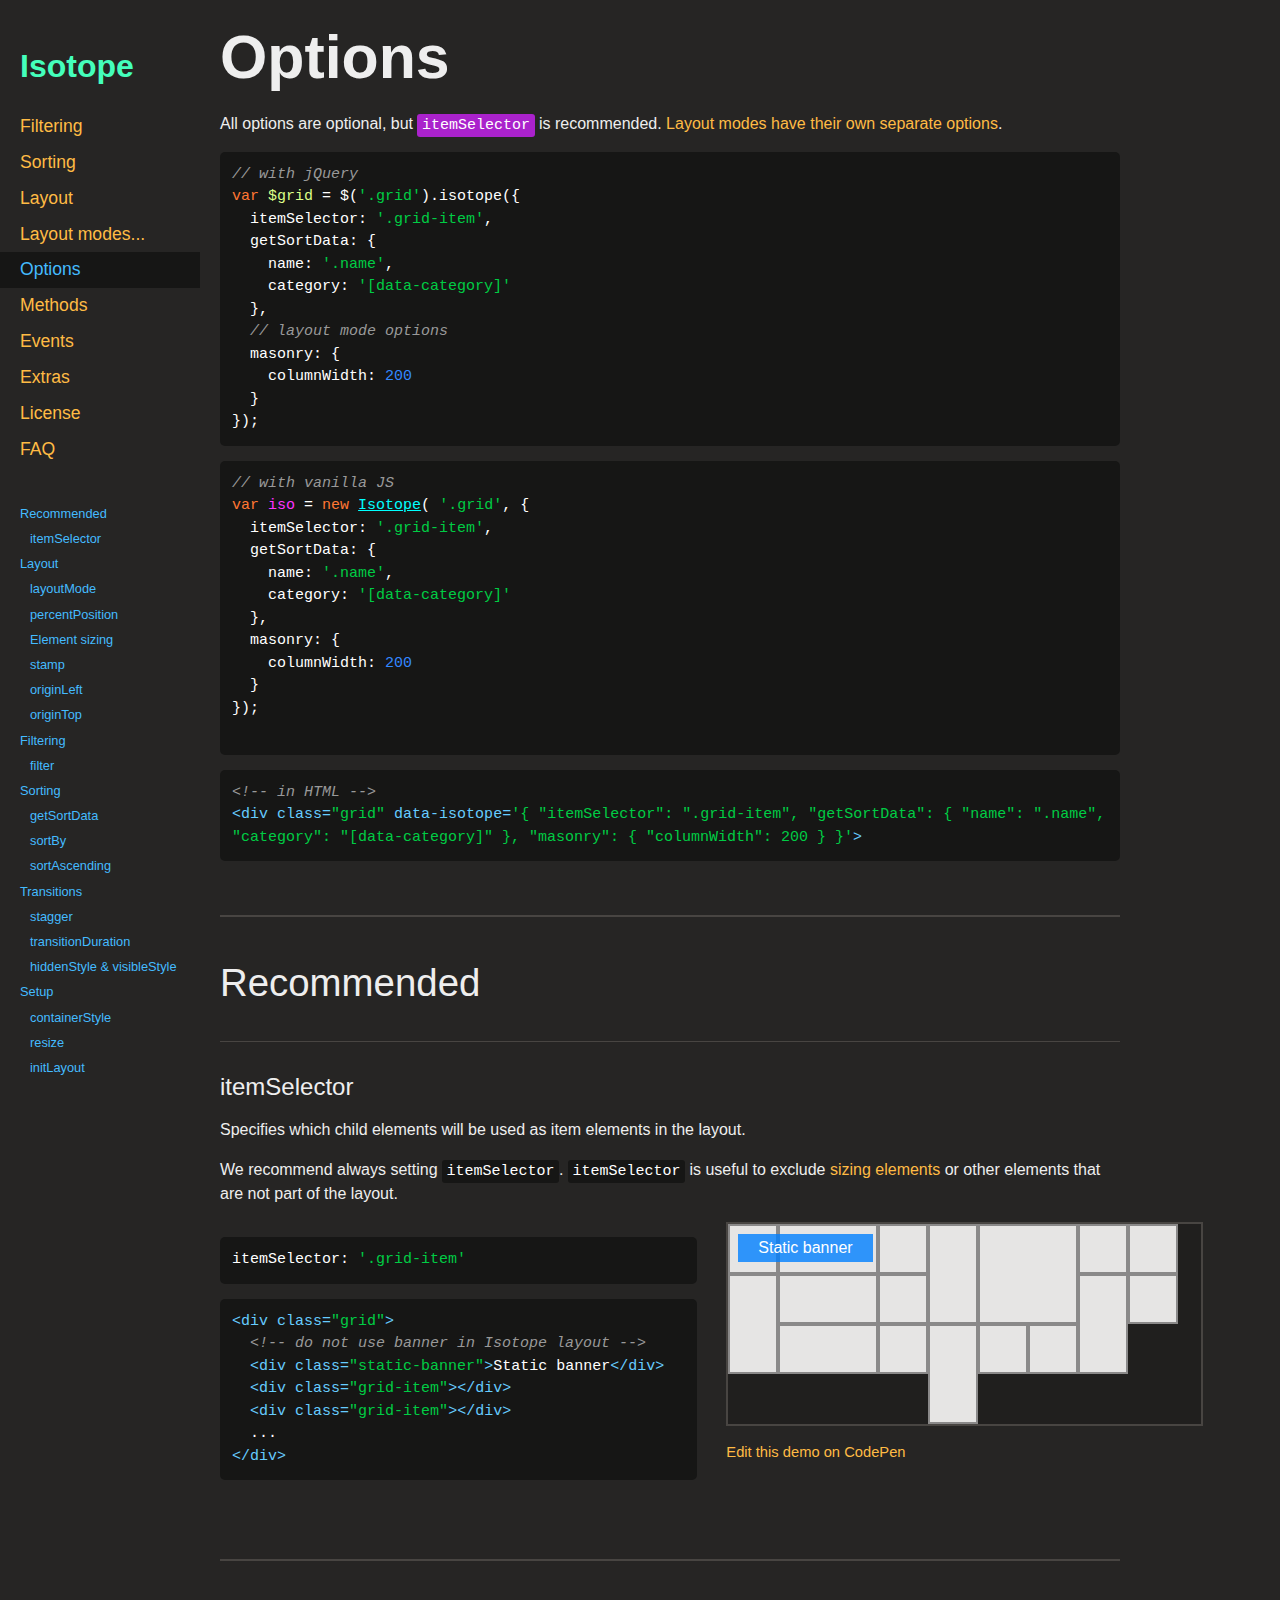
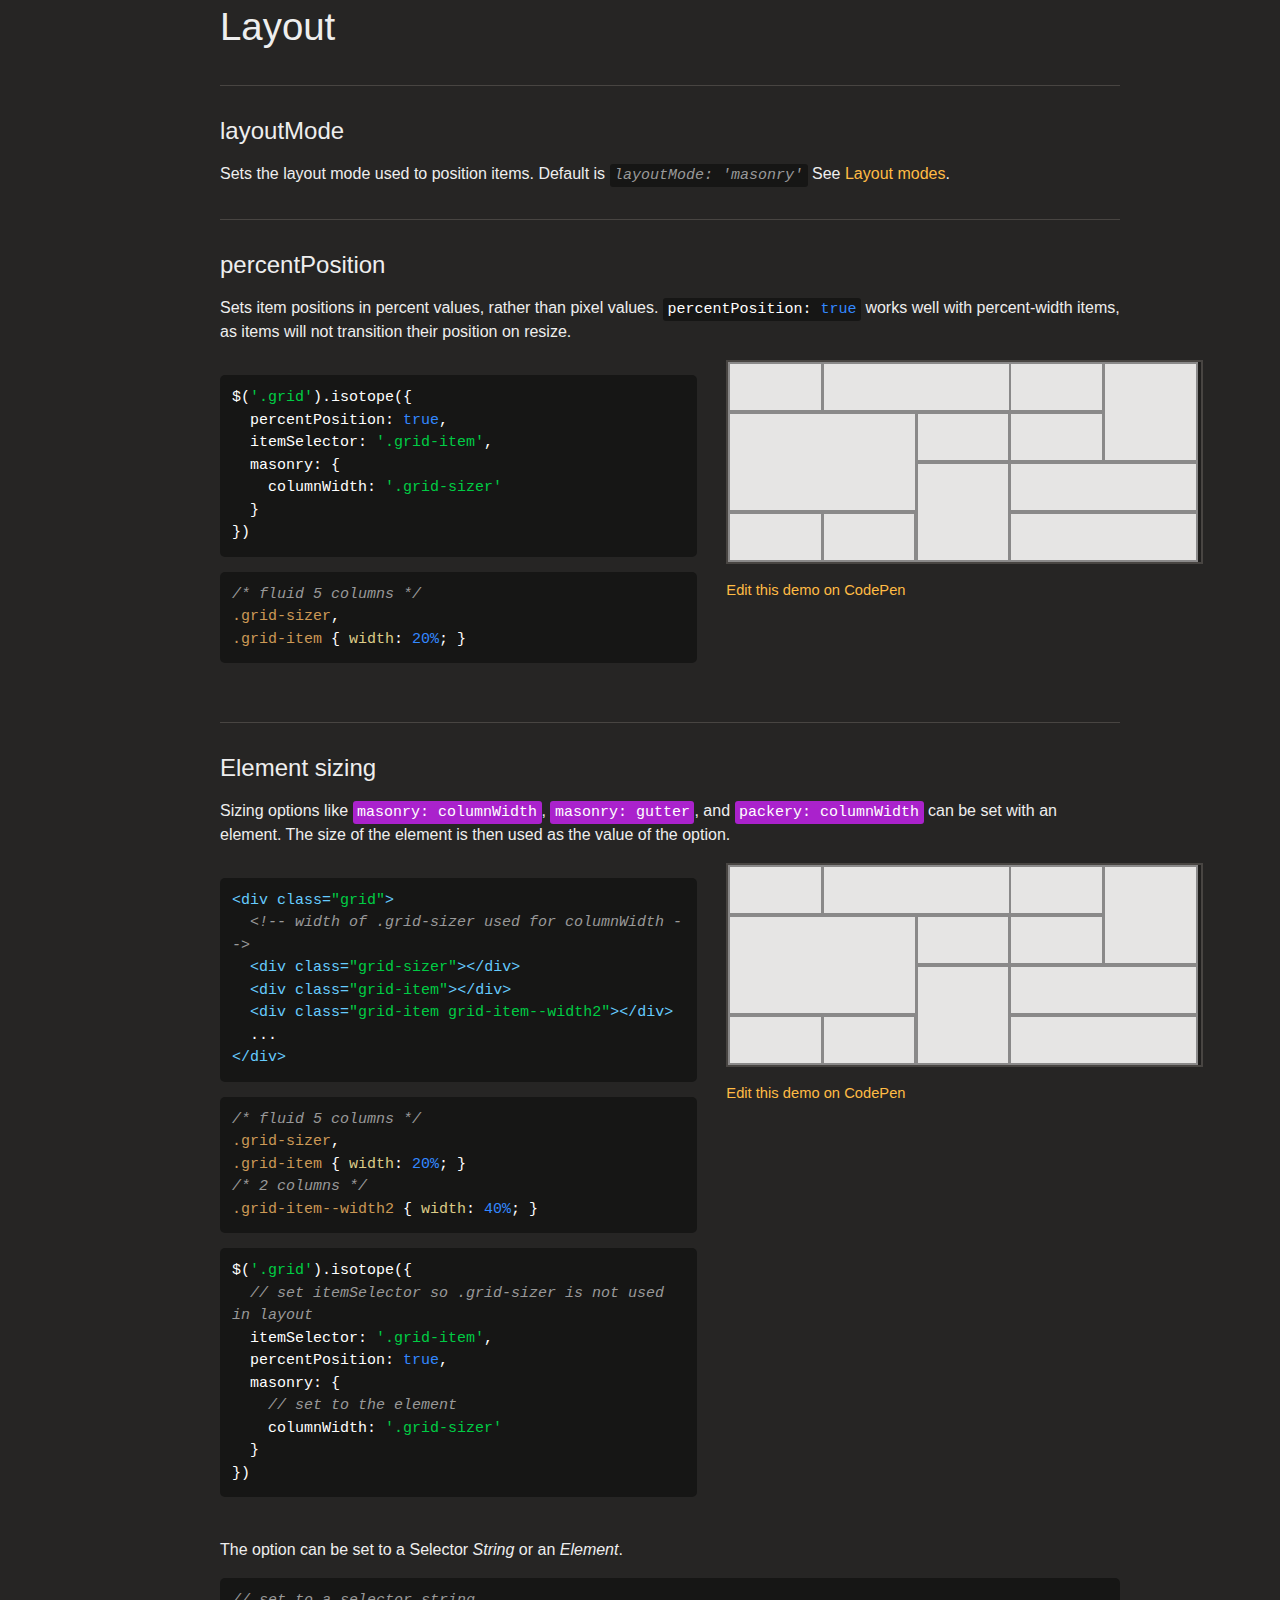
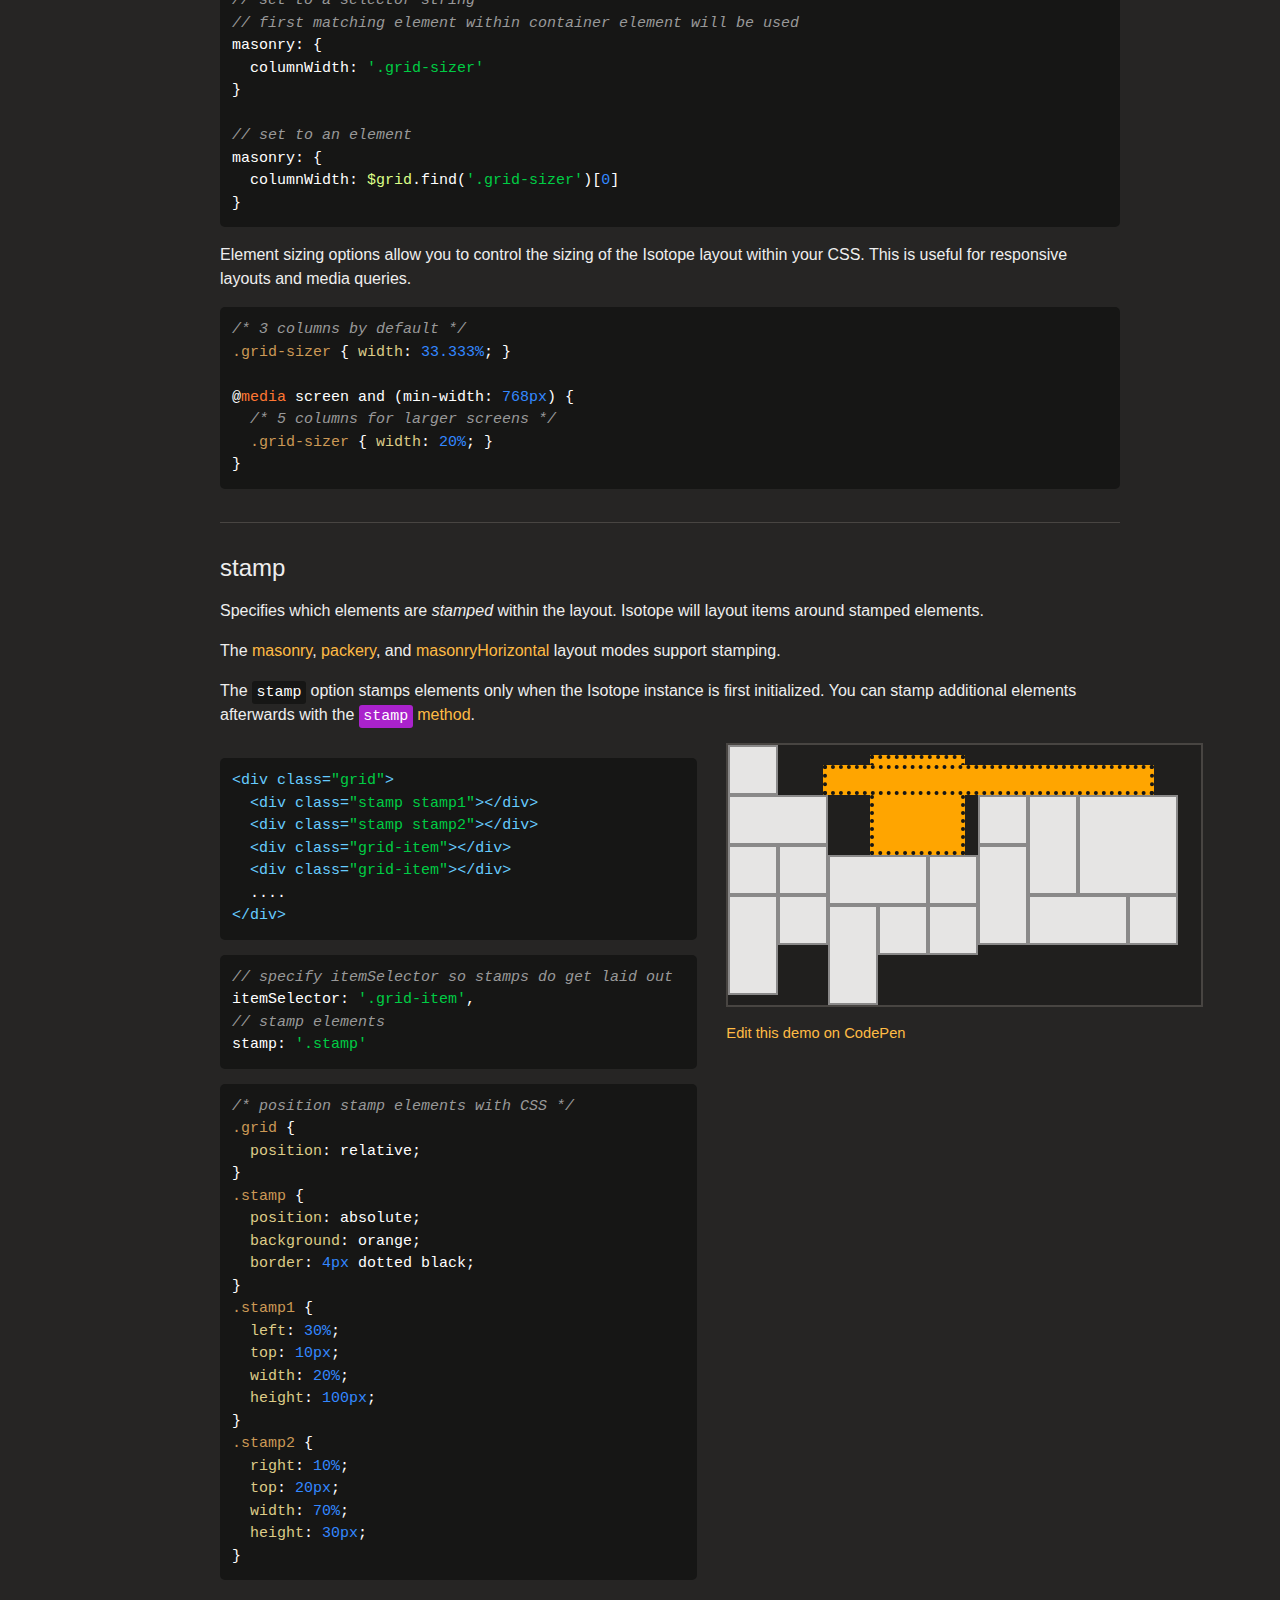
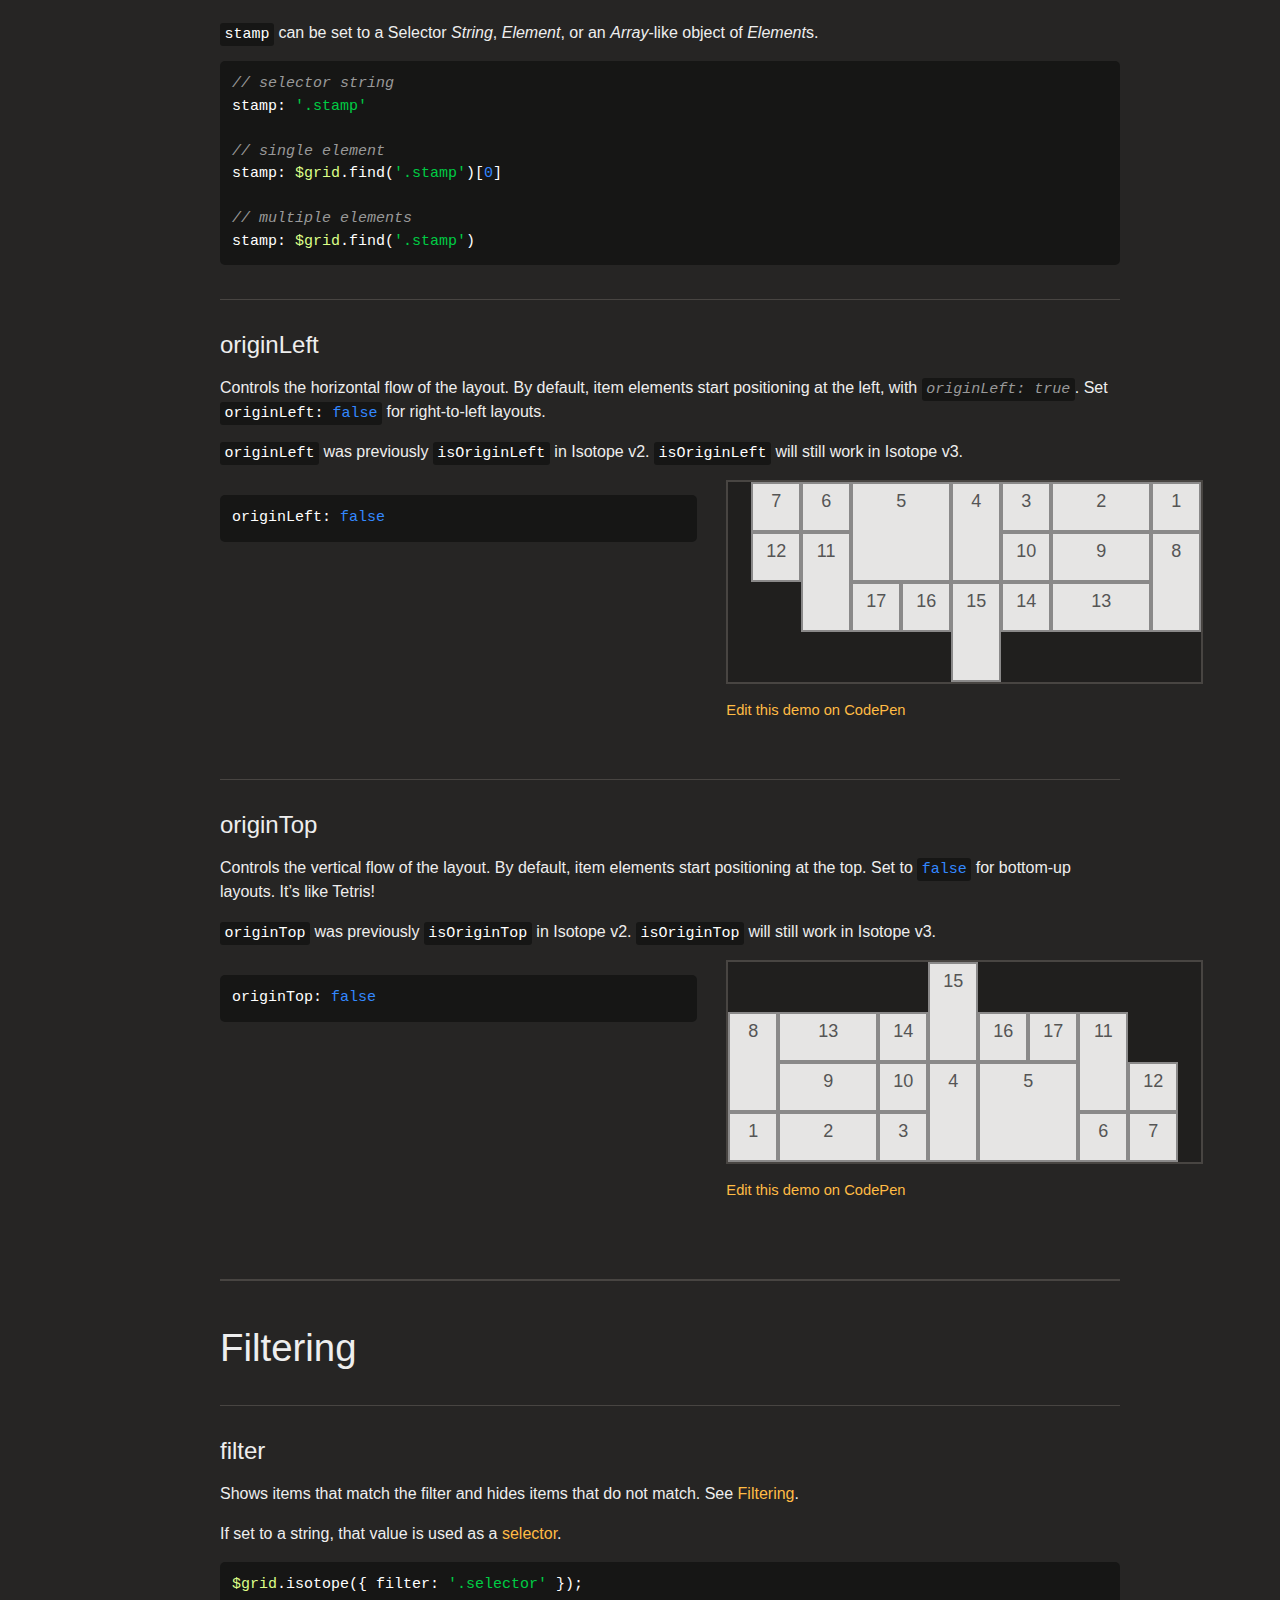
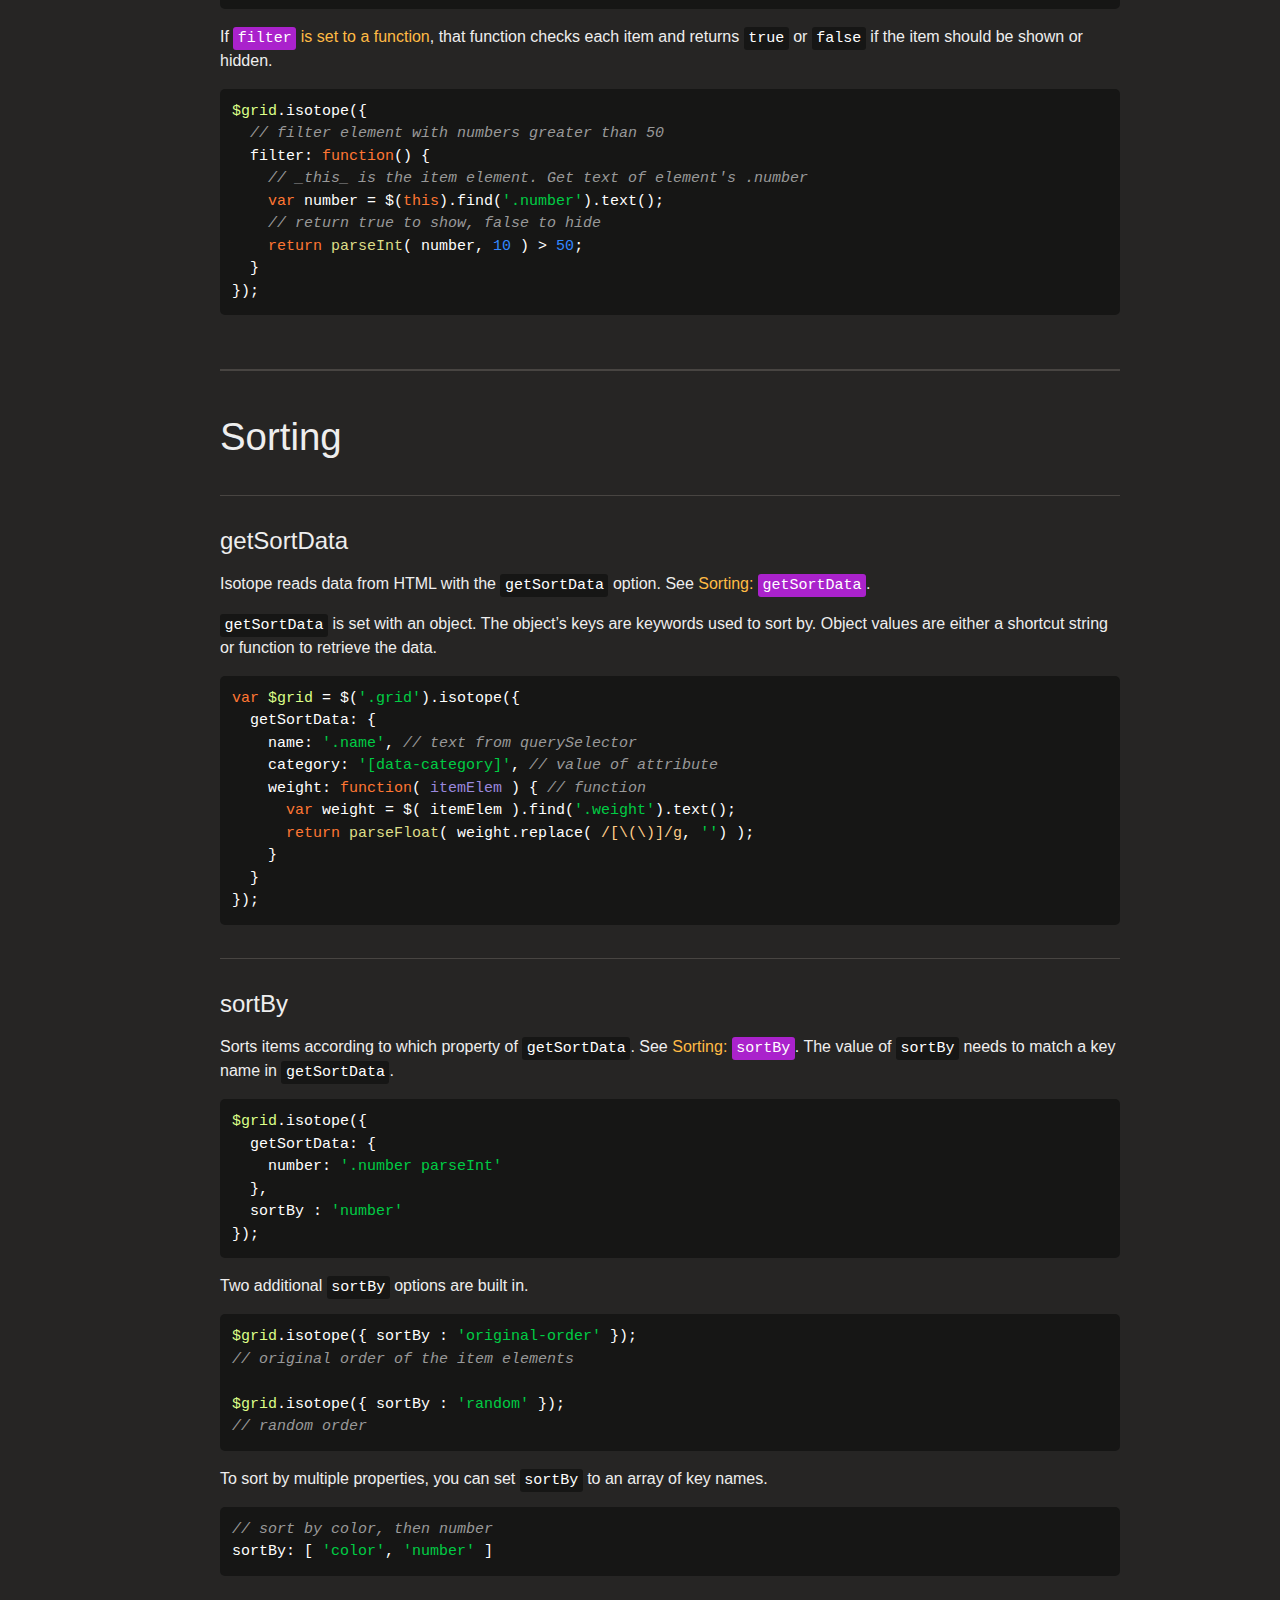
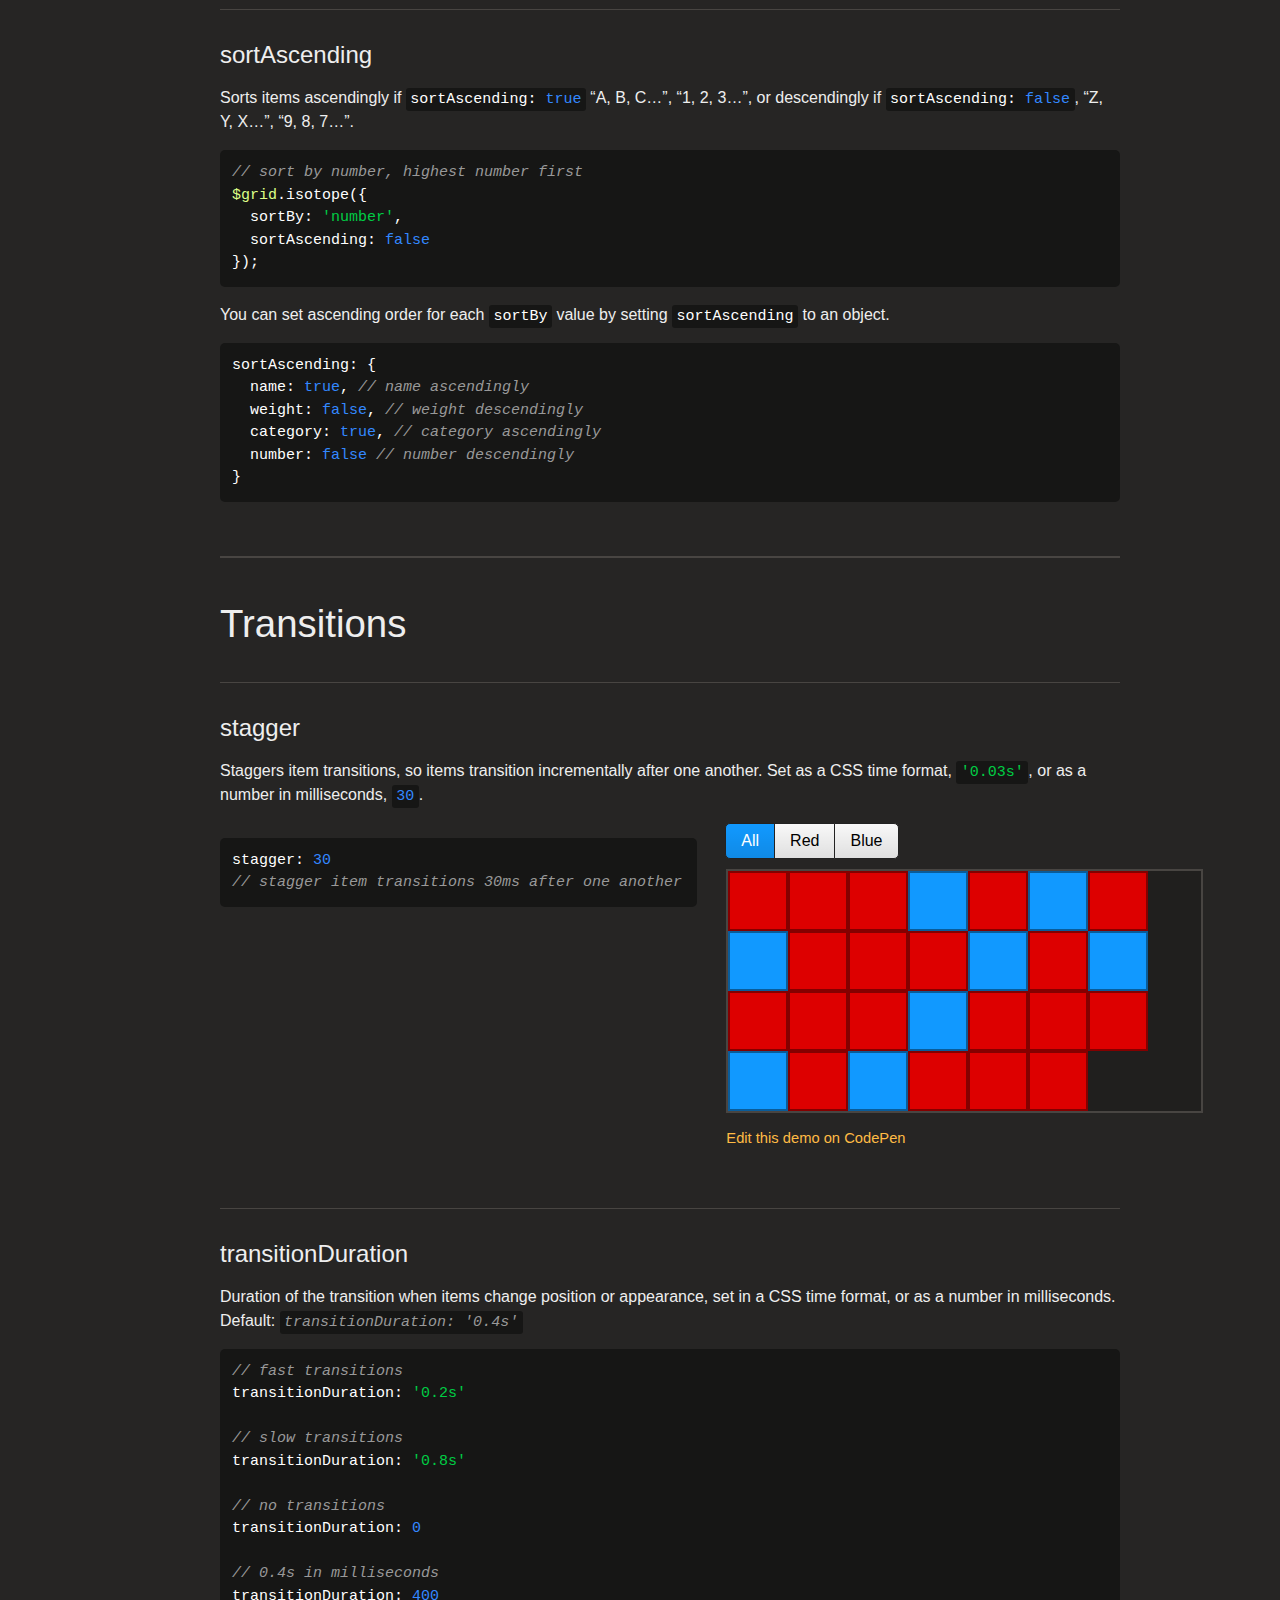
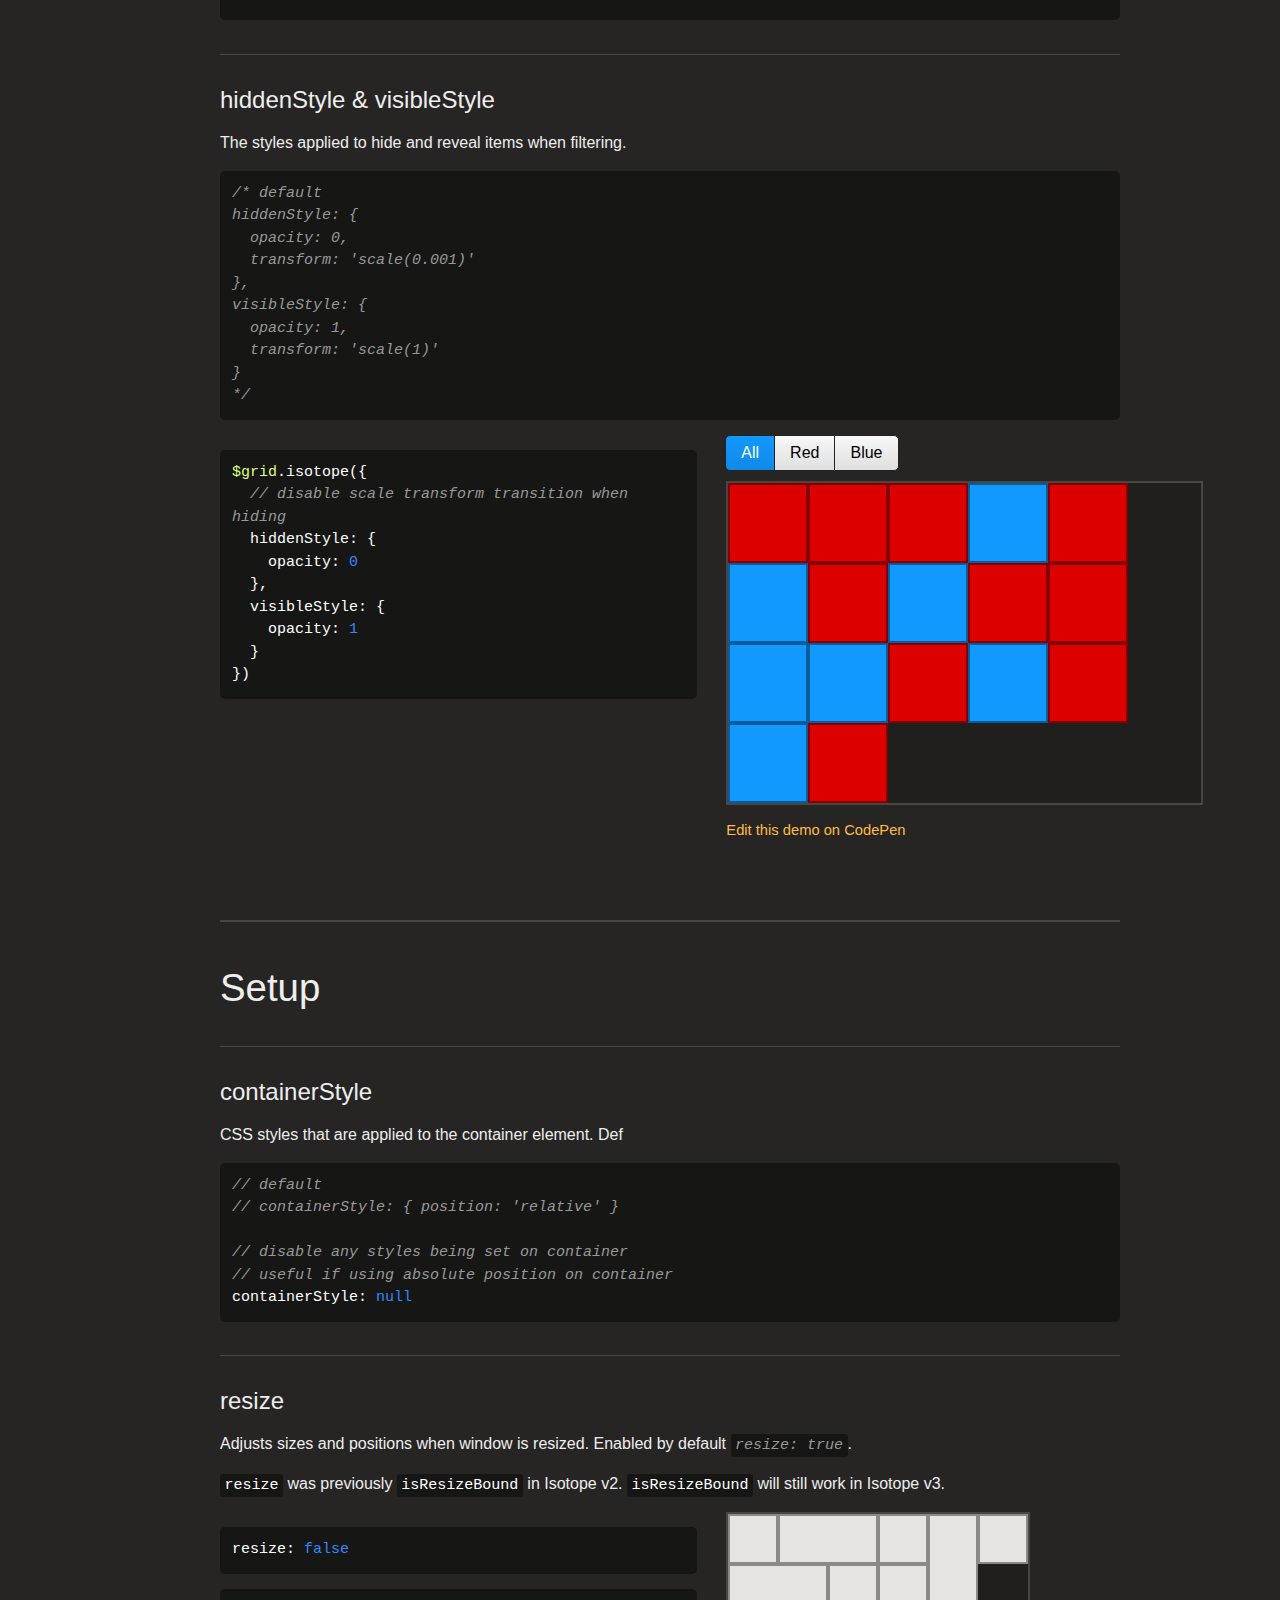
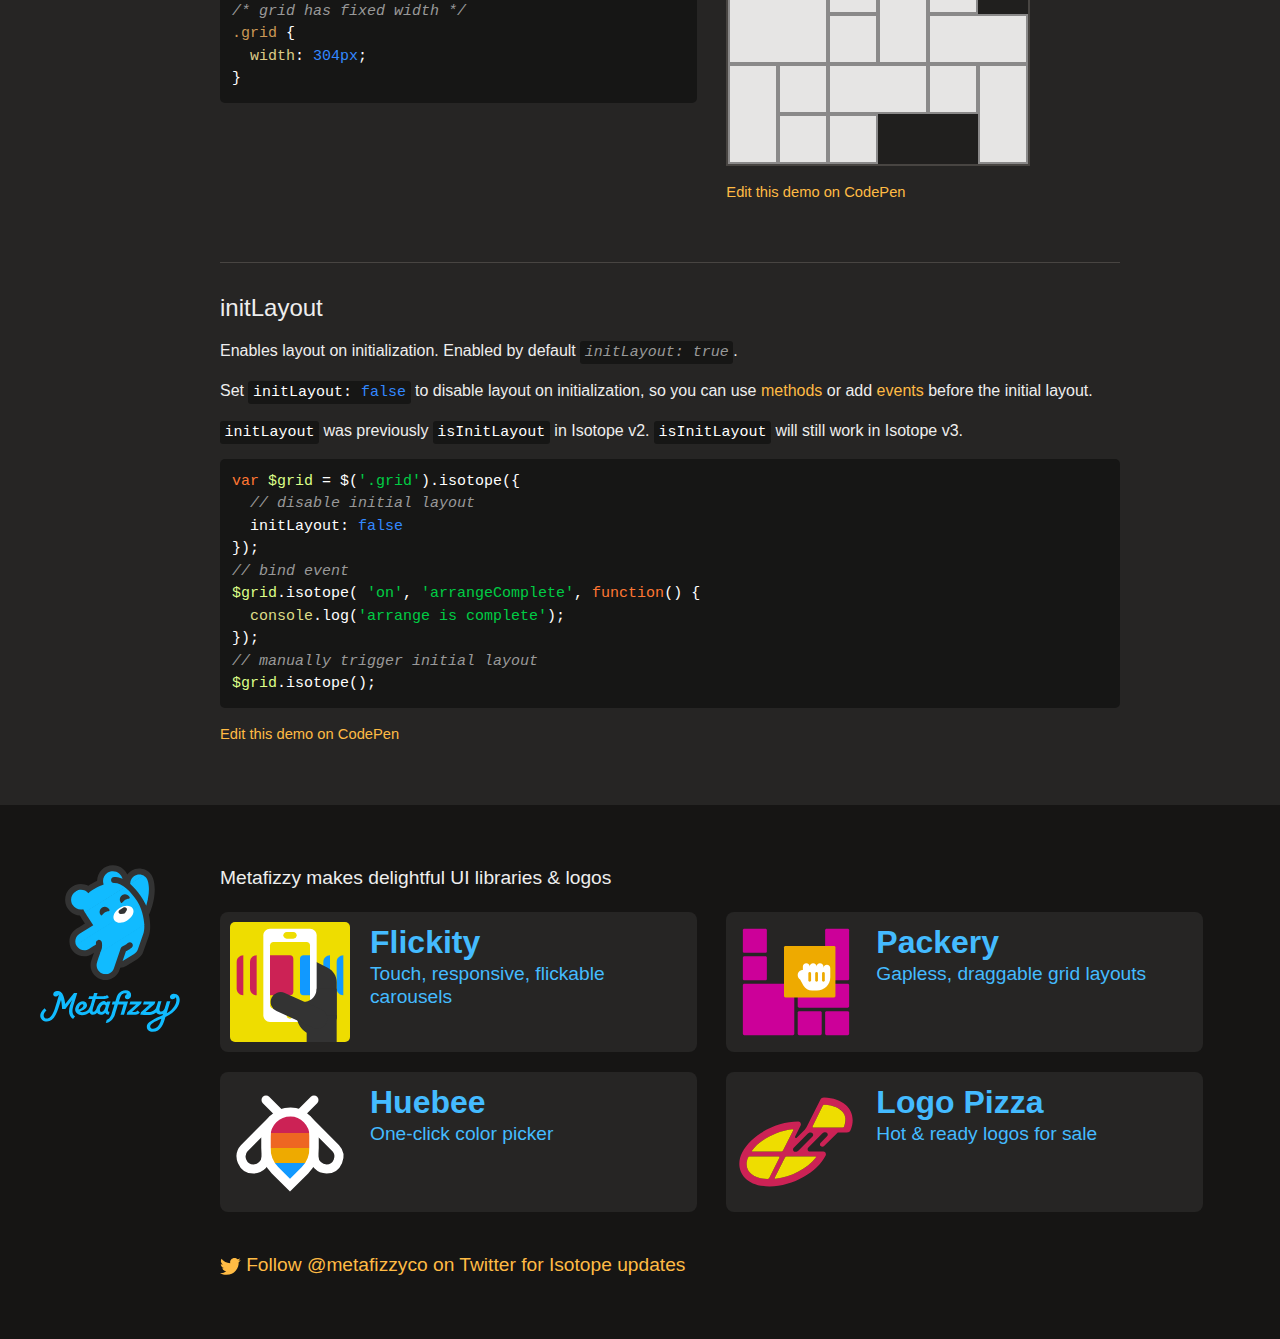
<file: isotope-docs/isotope-docs/options.html>
<!doctype html>
<html class="export" lang="en">
<head>
  <meta charset="utf-8">
  <meta http-equiv="x-ua-compatible" content="ie=edge">
  <meta name="viewport" content="width=device-width">
  <meta name="description" content="filter &amp; sort magical layouts">

  <title>Isotope &#xB7; Options</title>

    <!-- Isotope does not require any CSS files -->
    <link rel="stylesheet" href="css/isotope-docs.css?3" media="screen">

  <meta name="twitter:card" content="summary">
  <meta name="twitter:site" content="@metafizzyco">
  <meta name="twitter:url" content="http://isotope.metafizzy.co/.html">
  <meta name="twitter:title" content="Isotope Options">
  <meta name="twitter:description" content="filter &amp; sort magical layouts">

</head>
<body class="page--options">

  <div class="nav">
    <h1 class="nav__title"><a href=".">Isotope</a></h1>
  
    <ol class="site-nav">
      <li class="site-nav__item site-nav__item--filtering">
        <a class="site-nav__item__link" href="filtering.html">Filtering</a></li>
      <li class="site-nav__item site-nav__item--sorting">
        <a class="site-nav__item__link" href="sorting.html">Sorting</a></li>
      <li class="site-nav__item site-nav__item--layout ">
        <a class="site-nav__item__link" href="layout.html">Layout</a>
      </li>
      <li class="site-nav__item site-nav__item--layout-modes sub-nav-parent">
        <a class="site-nav__item__link" href="layout-modes.html">Layout modes</a>
        <ul class="sub-nav">
            <li class="sub-nav__item sub-nav__item--masonry">
              <a class="sub-nav__item__link" href="layout-modes/masonry.html">masonry</a></li>
            <li class="sub-nav__item sub-nav__item--fitrows">
              <a class="sub-nav__item__link" href="layout-modes/fitrows.html">fitRows</a></li>
            <li class="sub-nav__item sub-nav__item--vertical">
              <a class="sub-nav__item__link" href="layout-modes/vertical.html">vertical</a></li>
            <li class="sub-nav__item sub-nav__item--packery">
              <a class="sub-nav__item__link" href="layout-modes/packery.html">packery</a></li>
            <li class="sub-nav__item sub-nav__item--cellsbyrow">
              <a class="sub-nav__item__link" href="layout-modes/cellsbyrow.html">cellsByRow</a></li>
            <li class="sub-nav__item sub-nav__item--masonryhorizontal">
              <a class="sub-nav__item__link" href="layout-modes/masonryhorizontal.html">masonryHorizontal</a></li>
            <li class="sub-nav__item sub-nav__item--fitcolumns">
              <a class="sub-nav__item__link" href="layout-modes/fitcolumns.html">fitColumns</a></li>
            <li class="sub-nav__item sub-nav__item--cellsbycolumn">
              <a class="sub-nav__item__link" href="layout-modes/cellsbycolumn.html">cellsByColumn</a></li>
            <li class="sub-nav__item sub-nav__item--horiz">
              <a class="sub-nav__item__link" href="layout-modes/horiz.html">horiz</a></li>
        </ul>
      </li>
      <li class="site-nav__item site-nav__item--options">
        <a class="site-nav__item__link" href="options.html">Options</a></li>
      <li class="site-nav__item site-nav__item--methods">
        <a class="site-nav__item__link" href="methods.html">Methods</a></li>
      <li class="site-nav__item site-nav__item--events">
        <a class="site-nav__item__link" href="events.html">Events</a></li>
      <li class="site-nav__item site-nav__item--extras">
        <a class="site-nav__item__link" href="extras.html">Extras</a></li>
      <li class="site-nav__item site-nav__item--license">
        <a class="site-nav__item__link" href="license.html">License</a></li>
      <li class="site-nav__item site-nav__item--faq">
        <a class="site-nav__item__link" href="faq.html">FAQ</a></li>
    </ol>
  
    <ul class="page-nav" data-js="page-nav">
<li class="page-nav__item page-nav__item--h2"><a href="#recommended">Recommended</a></li>
<li class="page-nav__item page-nav__item--h3"><a href="#itemselector">itemSelector</a></li>
<li class="page-nav__item page-nav__item--h2"><a href="#layout">Layout</a></li>
<li class="page-nav__item page-nav__item--h3"><a href="#layoutmode">layoutMode</a></li>
<li class="page-nav__item page-nav__item--h3"><a href="#percentposition">percentPosition</a></li>
<li class="page-nav__item page-nav__item--h3"><a href="#element-sizing">Element sizing</a></li>
<li class="page-nav__item page-nav__item--h3"><a href="#stamp">stamp</a></li>
<li class="page-nav__item page-nav__item--h3"><a href="#originleft">originLeft</a></li>
<li class="page-nav__item page-nav__item--h3"><a href="#origintop">originTop</a></li>
<li class="page-nav__item page-nav__item--h2"><a href="#filtering">Filtering</a></li>
<li class="page-nav__item page-nav__item--h3"><a href="#filter">filter</a></li>
<li class="page-nav__item page-nav__item--h2"><a href="#sorting">Sorting</a></li>
<li class="page-nav__item page-nav__item--h3"><a href="#getsortdata">getSortData</a></li>
<li class="page-nav__item page-nav__item--h3"><a href="#sortby">sortBy</a></li>
<li class="page-nav__item page-nav__item--h3"><a href="#sortascending">sortAscending</a></li>
<li class="page-nav__item page-nav__item--h2"><a href="#transitions">Transitions</a></li>
<li class="page-nav__item page-nav__item--h3"><a href="#stagger">stagger</a></li>
<li class="page-nav__item page-nav__item--h3"><a href="#transitionduration">transitionDuration</a></li>
<li class="page-nav__item page-nav__item--h3"><a href="#hiddenstyle-visiblestyle">hiddenStyle &amp; visibleStyle</a></li>
<li class="page-nav__item page-nav__item--h2"><a href="#setup">Setup</a></li>
<li class="page-nav__item page-nav__item--h3"><a href="#containerstyle">containerStyle</a></li>
<li class="page-nav__item page-nav__item--h3"><a href="#resize">resize</a></li>
<li class="page-nav__item page-nav__item--h3"><a href="#initlayout">initLayout</a></li>
</ul>
  </div>


  <div id="content" class="main">
    <div class="container">
        <h1>Options</h1>


<p>All options are optional, but <a href="#itemselector"><code>itemSelector</code></a> is recommended. <a href="layout-modes.html#layout-mode-options">Layout modes have their own separate options</a>.</p>

<pre><code class="js"><span class="comment">// with jQuery</span>
<span class="keyword">var</span> <span class="jquery_var">$grid</span> = $(<span class="string">&apos;.grid&apos;</span>).isotope({
  <span class="attr">itemSelector</span>: <span class="string">&apos;.grid-item&apos;</span>,
  <span class="attr">getSortData</span>: {
    <span class="attr">name</span>: <span class="string">&apos;.name&apos;</span>,
    <span class="attr">category</span>: <span class="string">&apos;[data-category]&apos;</span>
  },
  <span class="comment">// layout mode options</span>
  masonry: {
    <span class="attr">columnWidth</span>: <span class="number">200</span>
  }
});
</code></pre>
<pre><code class="js"><span class="comment">// with vanilla JS</span>
<span class="keyword">var</span> <span class="isotope_var">iso</span> = <span class="keyword">new</span> <span class="isotope_keyword">Isotope</span>( <span class="string">&apos;.grid&apos;</span>, {
  <span class="attr">itemSelector</span>: <span class="string">&apos;.grid-item&apos;</span>,
  <span class="attr">getSortData</span>: {
    <span class="attr">name</span>: <span class="string">&apos;.name&apos;</span>,
    <span class="attr">category</span>: <span class="string">&apos;[data-category]&apos;</span>
  },
  <span class="attr">masonry</span>: {
    <span class="attr">columnWidth</span>: <span class="number">200</span>
  }
});

</code></pre>
<pre><code class="html"><span class="comment">&lt;!-- in HTML --&gt;</span>
<span class="tag">&lt;<span class="name">div</span> <span class="attr">class</span>=<span class="string">&quot;grid&quot;</span> <span class="attr">data-isotope</span>=<span class="string">&apos;{ &quot;itemSelector&quot;: &quot;.grid-item&quot;, &quot;getSortData&quot;: { &quot;name&quot;: &quot;.name&quot;, &quot;category&quot;: &quot;[data-category]&quot; }, &quot;masonry&quot;: { &quot;columnWidth&quot;: 200 } }&apos;</span>&gt;</span>
</code></pre>

<h2 id="recommended">Recommended</h2>

<h3 id="itemselector">itemSelector</h3>

<p>Specifies which child elements will be used as item elements in the layout.</p>

<p>We recommend always setting <code>itemSelector</code>. <code>itemSelector</code> is useful to exclude <a href="#element-sizing">sizing elements</a> or other elements that are not part of the layout.</p>

<div class="duo example">
  <div class="duo__cell example__code">
<pre><code class="js">itemSelector: <span class="string">&apos;.grid-item&apos;</span>
</code></pre>

<pre><code class="html"><span class="tag">&lt;<span class="name">div</span> <span class="attr">class</span>=<span class="string">&quot;grid&quot;</span>&gt;</span>
  <span class="comment">&lt;!-- do not use banner in Isotope layout --&gt;</span>
  <span class="tag">&lt;<span class="name">div</span> <span class="attr">class</span>=<span class="string">&quot;static-banner&quot;</span>&gt;</span>Static banner<span class="tag">&lt;/<span class="name">div</span>&gt;</span>
  <span class="tag">&lt;<span class="name">div</span> <span class="attr">class</span>=<span class="string">&quot;grid-item&quot;</span>&gt;</span><span class="tag">&lt;/<span class="name">div</span>&gt;</span>
  <span class="tag">&lt;<span class="name">div</span> <span class="attr">class</span>=<span class="string">&quot;grid-item&quot;</span>&gt;</span><span class="tag">&lt;/<span class="name">div</span>&gt;</span>
  ...
<span class="tag">&lt;/<span class="name">div</span>&gt;</span>
</code></pre>
  </div>
  <div class="duo__cell example__demo">
    <div class="grid grid--has-banner" data-isotope="{ &quot;itemSelector&quot;: &quot;.grid-item&quot;, &quot;masonry&quot;: { &quot;columnWidth&quot;: 50 }}">
      <div class="static-banner">Static banner</div>
      <div class="grid-item"></div>
      <div class="grid-item grid-item--width2"></div>
      <div class="grid-item"></div>
      <div class="grid-item grid-item--height2"></div>
      <div class="grid-item grid-item--width2 grid-item--height2"></div>
      <div class="grid-item"></div>
      <div class="grid-item"></div>
      <div class="grid-item grid-item--height2"></div>
      <div class="grid-item grid-item--width2"></div>
      <div class="grid-item"></div>
      <div class="grid-item grid-item--height2"></div>
      <div class="grid-item"></div>
      <div class="grid-item grid-item--width2"></div>
      <div class="grid-item"></div>
      <div class="grid-item grid-item--height2"></div>
      <div class="grid-item"></div>
      <div class="grid-item"></div>
    </div>
    <p class="edit-demo">
        <a href="http://codepen.io/desandro/pen/yNOdxr">Edit this demo on CodePen</a>
    </p>
  </div>
</div>


<h2 id="layout">Layout</h2>

<h3 id="layoutmode">layoutMode</h3>

<p>Sets the layout mode used to position items. Default is
  <code><span class="comment">layoutMode: &apos;masonry&apos;</span></code>
  See <a href="layout-modes.html">Layout modes</a>.</p>


<h3 id="percentposition">percentPosition</h3>

<p>Sets item positions in percent values, rather than pixel values. <code>percentPosition: <span class="literal">true</span></code> works well with percent-width items, as items will not transition their position on resize.</p>

<div class="duo example">
  <div class="duo__cell example__code">
<pre><code class="js">$(<span class="string">&apos;.grid&apos;</span>).isotope({
  <span class="attr">percentPosition</span>: <span class="literal">true</span>,
  <span class="attr">itemSelector</span>: <span class="string">&apos;.grid-item&apos;</span>,
  <span class="attr">masonry</span>: {
    <span class="attr">columnWidth</span>: <span class="string">&apos;.grid-sizer&apos;</span>
  }
})
</code></pre>

<pre><code class="css"><span class="comment">/* fluid 5 columns */</span>
<span class="selector-class">.grid-sizer</span>,
<span class="selector-class">.grid-item</span> { <span class="attribute">width</span>: <span class="number">20%</span>; }
</code></pre>
  </div>
  <div class="duo__cell example__demo">
    <div class="grid grid--fluid-5-col" data-isotope="{ &quot;masonry&quot;: { &quot;columnWidth&quot;: &quot;.grid-sizer&quot; }, &quot;itemSelector&quot;: &quot;.grid-item&quot;, &quot;percentPosition&quot;: true }">
      <div class="grid-sizer"></div>
      <div class="grid-item"></div>
      <div class="grid-item grid-item--width2"></div>
      <div class="grid-item"></div>
      <div class="grid-item grid-item--height2"></div>
      <div class="grid-item grid-item--width2 grid-item--height2"></div>
      <div class="grid-item"></div>
      <div class="grid-item"></div>
      <div class="grid-item grid-item--height2"></div>
      <div class="grid-item grid-item--width2"></div>
      <div class="grid-item"></div>
      <div class="grid-item grid-item--width2"></div>
      <div class="grid-item"></div>
    </div>
    <p class="edit-demo">
        <a href="http://codepen.io/desandro/pen/mIkhq">Edit this demo on CodePen</a>
    </p>
  </div>
</div>


<h3 id="element-sizing">Element sizing</h3>

<p>Sizing options like <a href="layout-modes/masonry.html#columnwidth"><code>masonry: columnWidth</code></a>, <a href="layout-modes/masonry.html#gutter"><code>masonry: gutter</code></a>, and <a href="layout-modes/packery.html#columnwidth"><code>packery: columnWidth</code></a> can be set with an element. The size of the element is then used as the value of the option.</p>

<div class="duo example">
  <div class="duo__cell example__code">
<pre><code class="html"><span class="tag">&lt;<span class="name">div</span> <span class="attr">class</span>=<span class="string">&quot;grid&quot;</span>&gt;</span>
  <span class="comment">&lt;!-- width of .grid-sizer used for columnWidth --&gt;</span>
  <span class="tag">&lt;<span class="name">div</span> <span class="attr">class</span>=<span class="string">&quot;grid-sizer&quot;</span>&gt;</span><span class="tag">&lt;/<span class="name">div</span>&gt;</span>
  <span class="tag">&lt;<span class="name">div</span> <span class="attr">class</span>=<span class="string">&quot;grid-item&quot;</span>&gt;</span><span class="tag">&lt;/<span class="name">div</span>&gt;</span>
  <span class="tag">&lt;<span class="name">div</span> <span class="attr">class</span>=<span class="string">&quot;grid-item grid-item--width2&quot;</span>&gt;</span><span class="tag">&lt;/<span class="name">div</span>&gt;</span>
  ...
<span class="tag">&lt;/<span class="name">div</span>&gt;</span>
</code></pre>

<pre><code class="css"><span class="comment">/* fluid 5 columns */</span>
<span class="selector-class">.grid-sizer</span>,
<span class="selector-class">.grid-item</span> { <span class="attribute">width</span>: <span class="number">20%</span>; }
<span class="comment">/* 2 columns */</span>
<span class="selector-class">.grid-item--width2</span> { <span class="attribute">width</span>: <span class="number">40%</span>; }
</code></pre>

<pre><code class="js">$(<span class="string">&apos;.grid&apos;</span>).isotope({
  <span class="comment">// set itemSelector so .grid-sizer is not used in layout</span>
  itemSelector: <span class="string">&apos;.grid-item&apos;</span>,
  <span class="attr">percentPosition</span>: <span class="literal">true</span>,
  <span class="attr">masonry</span>: {
    <span class="comment">// set to the element</span>
    columnWidth: <span class="string">&apos;.grid-sizer&apos;</span>
  }
})
</code></pre>
  </div>
  <div class="duo__cell examle__demo">
    <div class="grid grid--fluid-5-col" data-isotope="{ &quot;masonry&quot;: { &quot;columnWidth&quot;: &quot;.grid-sizer&quot; }, &quot;itemSelector&quot;: &quot;.grid-item&quot;, &quot;percentPosition&quot;: true }">
      <div class="grid-sizer"></div>
      <div class="grid-item"></div>
      <div class="grid-item grid-item--width2"></div>
      <div class="grid-item"></div>
      <div class="grid-item grid-item--height2"></div>
      <div class="grid-item grid-item--width2 grid-item--height2"></div>
      <div class="grid-item"></div>
      <div class="grid-item"></div>
      <div class="grid-item grid-item--height2"></div>
      <div class="grid-item grid-item--width2"></div>
      <div class="grid-item"></div>
      <div class="grid-item grid-item--width2"></div>
      <div class="grid-item"></div>
    </div>

    <p class="edit-demo">
        <a href="http://codepen.io/desandro/pen/mIkhq">Edit this demo on CodePen</a>
    </p>
  </div>
</div>

<p>The option can be set to a Selector <i>String</i> or an <i>Element</i>.</p>

<pre><code class="js"><span class="comment">// set to a selector string</span>
<span class="comment">// first matching element within container element will be used</span>
masonry: {
  <span class="attr">columnWidth</span>: <span class="string">&apos;.grid-sizer&apos;</span>
}

<span class="comment">// set to an element</span>
masonry: {
  <span class="attr">columnWidth</span>: <span class="jquery_var">$grid</span>.find(<span class="string">&apos;.grid-sizer&apos;</span>)[<span class="number">0</span>]
}
</code></pre>

<p>Element sizing options allow you to control the sizing of the Isotope layout within your CSS. This is useful for responsive layouts and media queries.</p>

<pre><code class="css"><span class="comment">/* 3 columns by default */</span>
<span class="selector-class">.grid-sizer</span> { <span class="attribute">width</span>: <span class="number">33.333%</span>; }

@<span class="keyword">media</span> screen and (min-width: <span class="number">768px</span>) {
  <span class="comment">/* 5 columns for larger screens */</span>
  <span class="selector-class">.grid-sizer</span> { <span class="attribute">width</span>: <span class="number">20%</span>; }
}
</code></pre>


<h3 id="stamp">stamp</h3>

<p>Specifies which elements are <em>stamped</em> within the layout. Isotope will layout items around stamped elements.</p>

<p>The <a href="layout-modes/masonry.html">masonry</a>, <a href="layout-modes/packery.html">packery</a>, and <a href="layout-modes/masonryhorizontal.html">masonryHorizontal</a> layout modes support stamping.</p>

<p>The <code>stamp</code> option stamps elements only when the Isotope instance is first initialized. You can stamp additional elements afterwards with the <a href="methods.html#stamp"><code>stamp</code> method</a>.</p>

<div class="duo example">
  <div class="duo__cell example__code">
<pre><code class="html"><span class="tag">&lt;<span class="name">div</span> <span class="attr">class</span>=<span class="string">&quot;grid&quot;</span>&gt;</span>
  <span class="tag">&lt;<span class="name">div</span> <span class="attr">class</span>=<span class="string">&quot;stamp stamp1&quot;</span>&gt;</span><span class="tag">&lt;/<span class="name">div</span>&gt;</span>
  <span class="tag">&lt;<span class="name">div</span> <span class="attr">class</span>=<span class="string">&quot;stamp stamp2&quot;</span>&gt;</span><span class="tag">&lt;/<span class="name">div</span>&gt;</span>
  <span class="tag">&lt;<span class="name">div</span> <span class="attr">class</span>=<span class="string">&quot;grid-item&quot;</span>&gt;</span><span class="tag">&lt;/<span class="name">div</span>&gt;</span>
  <span class="tag">&lt;<span class="name">div</span> <span class="attr">class</span>=<span class="string">&quot;grid-item&quot;</span>&gt;</span><span class="tag">&lt;/<span class="name">div</span>&gt;</span>
  ....
<span class="tag">&lt;/<span class="name">div</span>&gt;</span>
</code></pre>

<pre><code class="js"><span class="comment">// specify itemSelector so stamps do get laid out</span>
itemSelector: <span class="string">&apos;.grid-item&apos;</span>,
<span class="comment">// stamp elements</span>
stamp: <span class="string">&apos;.stamp&apos;</span>
</code></pre>

<pre><code class="css"><span class="comment">/* position stamp elements with CSS */</span>
<span class="selector-class">.grid</span> {
  <span class="attribute">position</span>: relative;
}
<span class="selector-class">.stamp</span> {
  <span class="attribute">position</span>: absolute;
  <span class="attribute">background</span>: orange;
  <span class="attribute">border</span>: <span class="number">4px</span> dotted black;
}
<span class="selector-class">.stamp1</span> {
  <span class="attribute">left</span>: <span class="number">30%</span>;
  <span class="attribute">top</span>: <span class="number">10px</span>;
  <span class="attribute">width</span>: <span class="number">20%</span>;
  <span class="attribute">height</span>: <span class="number">100px</span>;
}
<span class="selector-class">.stamp2</span> {
  <span class="attribute">right</span>: <span class="number">10%</span>;
  <span class="attribute">top</span>: <span class="number">20px</span>;
  <span class="attribute">width</span>: <span class="number">70%</span>;
  <span class="attribute">height</span>: <span class="number">30px</span>;
}
</code></pre>
  </div>
  <div class="duo__cell example__demo">
    <div class="grid grid--has-stamp" data-isotope="{ &quot;itemSelector&quot;: &quot;.grid-item&quot;, &quot;stamp&quot;: &quot;.stamp&quot;, &quot;masonry&quot;: { &quot;columnWidth&quot;: 50 } }">
      <div class="stamp stamp--stamp-option-stamp1"></div>
      <div class="stamp stamp--stamp-option-stamp2"></div>
      <div class="grid-item"></div>
      <div class="grid-item grid-item--width2"></div>
      <div class="grid-item"></div>
      <div class="grid-item grid-item--height2"></div>
      <div class="grid-item grid-item--width2 grid-item--height2"></div>
      <div class="grid-item"></div>
      <div class="grid-item"></div>
      <div class="grid-item grid-item--height2"></div>
      <div class="grid-item grid-item--width2"></div>
      <div class="grid-item"></div>
      <div class="grid-item grid-item--height2"></div>
      <div class="grid-item"></div>
      <div class="grid-item grid-item--width2"></div>
      <div class="grid-item"></div>
      <div class="grid-item grid-item--height2"></div>
      <div class="grid-item"></div>
      <div class="grid-item"></div>
    </div>

    <p class="edit-demo">
        <a href="http://codepen.io/desandro/pen/jfhnx">Edit this demo on CodePen</a>
    </p>
  </div>
</div>

<p><code>stamp</code> can be set to a Selector <i>String</i>, <i>Element</i>, or an <i>Array</i>-like object of <i>Element</i>s.</p>

<pre><code class="js"><span class="comment">// selector string</span>
stamp: <span class="string">&apos;.stamp&apos;</span>

<span class="comment">// single element</span>
stamp: <span class="jquery_var">$grid</span>.find(<span class="string">&apos;.stamp&apos;</span>)[<span class="number">0</span>]

<span class="comment">// multiple elements</span>
stamp: <span class="jquery_var">$grid</span>.find(<span class="string">&apos;.stamp&apos;</span>)
</code></pre>


<h3 id="originleft">originLeft</h3>

<p>Controls the horizontal flow of the layout. By default, item elements start positioning at the left, with <code><span class="comment">originLeft: true</span></code>. Set <code>originLeft: <span class="literal">false</span></code> for right-to-left layouts.</p>

<p><code>originLeft</code> was previously <code>isOriginLeft</code> in Isotope v2. <code>isOriginLeft</code> will still work in Isotope v3.</p>

<div class="duo example">
  <div class="duo__cell example__code">
<pre><code class="js">originLeft: <span class="literal">false</span>
</code></pre>
  </div>
  <div class="duo__cell example__code">
    <div class="grid grid--counting" data-isotope="{ &quot;originLeft&quot;: false, &quot;masonry&quot;: { &quot;columnWidth&quot;: 50 } }">
      <div class="grid-item"></div>
      <div class="grid-item grid-item--width2"></div>
      <div class="grid-item"></div>
      <div class="grid-item grid-item--height2"></div>
      <div class="grid-item grid-item--width2 grid-item--height2"></div>
      <div class="grid-item"></div>
      <div class="grid-item"></div>
      <div class="grid-item grid-item--height2"></div>
      <div class="grid-item grid-item--width2"></div>
      <div class="grid-item"></div>
      <div class="grid-item grid-item--height2"></div>
      <div class="grid-item"></div>
      <div class="grid-item grid-item--width2"></div>
      <div class="grid-item"></div>
      <div class="grid-item grid-item--height2"></div>
      <div class="grid-item"></div>
      <div class="grid-item"></div>
    </div>

    <p class="edit-demo">
        <a href="http://codepen.io/desandro/pen/gadFJ">Edit this demo on CodePen</a>
    </p>
  </div>
</div>


<h3 id="origintop">originTop</h3>

<p>Controls the vertical flow of the layout. By default, item elements start positioning at the top. Set to <code><span class="literal">false</span></code> for bottom-up layouts. It&#x2019;s like Tetris!</p>

<p><code>originTop</code> was previously <code>isOriginTop</code> in Isotope v2. <code>isOriginTop</code> will still work in Isotope v3.</p>

<div class="duo example">
  <div class="duo__cell example__code">
<pre><code class="js">originTop: <span class="literal">false</span>
</code></pre>
  </div>
  <div class="duo__cell example__demo">
    <div class="grid grid--counting" data-isotope="{ &quot;originTop&quot;: false }">
      <div class="grid-item"></div>
      <div class="grid-item grid-item--width2"></div>
      <div class="grid-item"></div>
      <div class="grid-item grid-item--height2"></div>
      <div class="grid-item grid-item--width2 grid-item--height2"></div>
      <div class="grid-item"></div>
      <div class="grid-item"></div>
      <div class="grid-item grid-item--height2"></div>
      <div class="grid-item grid-item--width2"></div>
      <div class="grid-item"></div>
      <div class="grid-item grid-item--height2"></div>
      <div class="grid-item"></div>
      <div class="grid-item grid-item--width2"></div>
      <div class="grid-item"></div>
      <div class="grid-item grid-item--height2"></div>
      <div class="grid-item"></div>
      <div class="grid-item"></div>
    </div>
    <p class="edit-demo">
        <a href="http://codepen.io/desandro/pen/kxFJH">Edit this demo on CodePen</a>
    </p>
  </div>
</div>


<h2 id="filtering">Filtering</h2>

<h3 id="filter">filter</h3>

<p>Shows items that match the filter and hides items that do not match. See <a href="filtering.html">Filtering</a>.</p>

<p>If set to a string, that value is used as a <a href="filtering.html#selectors">selector</a>.</p>

<pre><code class="js"><span class="jquery_var">$grid</span>.isotope({ <span class="attr">filter</span>: <span class="string">&apos;.selector&apos;</span> });
</code></pre>

<p>If <a href="filtering.html#functions"><code>filter</code> is set to a function</a>, that function checks each item and returns <code>true</code> or <code>false</code> if the item should be shown or hidden.</p>

<pre><code class="js"><span class="jquery_var">$grid</span>.isotope({
  <span class="comment">// filter element with numbers greater than 50</span>
  filter: <span class="function"><span class="keyword">function</span>(<span class="params"></span>) </span>{
    <span class="comment">// _this_ is the item element. Get text of element&apos;s .number</span>
    <span class="keyword">var</span> number = $(<span class="keyword">this</span>).find(<span class="string">&apos;.number&apos;</span>).text();
    <span class="comment">// return true to show, false to hide</span>
    <span class="keyword">return</span> <span class="built_in">parseInt</span>( number, <span class="number">10</span> ) &gt; <span class="number">50</span>;
  }
});
</code></pre>


<h2 id="sorting">Sorting</h2>


<h3 id="getsortdata">getSortData</h3>

<p>Isotope reads data from HTML with the <code>getSortData</code> option. See <a href="sorting.html#getsortdata">Sorting: <code>getSortData</code></a>.</p>

<p><code>getSortData</code> is set with an object. The object&#x2019;s keys are keywords used to sort by. Object values are either a shortcut string or function to retrieve the data.</p>

<pre><code class="js"><span class="keyword">var</span> <span class="jquery_var">$grid</span> = $(<span class="string">&apos;.grid&apos;</span>).isotope({
  <span class="attr">getSortData</span>: {
    <span class="attr">name</span>: <span class="string">&apos;.name&apos;</span>, <span class="comment">// text from querySelector</span>
    category: <span class="string">&apos;[data-category]&apos;</span>, <span class="comment">// value of attribute</span>
    weight: <span class="function"><span class="keyword">function</span>(<span class="params"> itemElem </span>) </span>{ <span class="comment">// function</span>
      <span class="keyword">var</span> weight = $( itemElem ).find(<span class="string">&apos;.weight&apos;</span>).text();
      <span class="keyword">return</span> <span class="built_in">parseFloat</span>( weight.replace( <span class="regexp">/[\(\)]/g</span>, <span class="string">&apos;&apos;</span>) );
    }
  }
});
</code></pre>


<h3 id="sortby">sortBy</h3>

<p>Sorts items according to which property of <code>getSortData</code>. See <a href="sorting.html#sortby">Sorting: <code>sortBy</code></a>. The value of <code>sortBy</code> needs to match a key name in <code>getSortData</code>.</p>

<pre><code class="js"><span class="jquery_var">$grid</span>.isotope({
  <span class="attr">getSortData</span>: {
    <span class="attr">number</span>: <span class="string">&apos;.number parseInt&apos;</span>
  },
  <span class="attr">sortBy</span> : <span class="string">&apos;number&apos;</span>
});
</code></pre>


<p>Two additional <code>sortBy</code> options are built in.</p>

<pre><code class="js"><span class="jquery_var">$grid</span>.isotope({ <span class="attr">sortBy</span> : <span class="string">&apos;original-order&apos;</span> });
<span class="comment">// original order of the item elements</span>

<span class="jquery_var">$grid</span>.isotope({ <span class="attr">sortBy</span> : <span class="string">&apos;random&apos;</span> });
<span class="comment">// random order</span>
</code></pre>

<p>To sort by multiple properties, you can set <code>sortBy</code> to an array of key names.</p>

<pre><code class="js"><span class="comment">// sort by color, then number</span>
sortBy: [ <span class="string">&apos;color&apos;</span>, <span class="string">&apos;number&apos;</span> ]
</code></pre>


<h3 id="sortascending">sortAscending</h3>

<p>Sorts items ascendingly if <code>sortAscending: <span class="literal">true</span></code> &#x201C;A, B, C&#x2026;&#x201D;, &#x201C;1, 2, 3&#x2026;&#x201D;, or descendingly if <code>sortAscending: <span class="literal">false</span></code>, &#x201C;Z, Y, X&#x2026;&#x201D;, &#x201C;9, 8, 7&#x2026;&#x201D;.</p>

<pre><code class="js"><span class="comment">// sort by number, highest number first</span>
<span class="jquery_var">$grid</span>.isotope({
  <span class="attr">sortBy</span>: <span class="string">&apos;number&apos;</span>,
  <span class="attr">sortAscending</span>: <span class="literal">false</span>
});
</code></pre>


<p>You can set ascending order for each <code>sortBy</code> value by setting <code>sortAscending</code> to an object.</p>

<pre><code class="js">sortAscending: {
  <span class="attr">name</span>: <span class="literal">true</span>, <span class="comment">// name ascendingly</span>
  weight: <span class="literal">false</span>, <span class="comment">// weight descendingly</span>
  category: <span class="literal">true</span>, <span class="comment">// category ascendingly</span>
  number: <span class="literal">false</span> <span class="comment">// number descendingly</span>
}
</code></pre>



<h2 id="transitions">Transitions</h2>


<h3 id="stagger">stagger</h3>

<p>Staggers item transitions, so items transition incrementally after one another. Set as a CSS time format, <code><span class="string">&apos;0.03s&apos;</span></code>, or as a number in milliseconds, <code><span class="number">30</span></code>.</p>

<div class="duo example">
  <div class="duo__cell example__code">
<pre><code class="js">stagger: <span class="number">30</span>
<span class="comment">// stagger item transitions 30ms after one another</span>
</code></pre>
  </div>
  <div class="duo__cell example__demo" data-js="stagger">
  
    <div class="button-group js-radio-button-group">
      <button class="button is-checked" data-filter="*">All</button>
      <button class="button" data-filter=".grid-item--filter-block-red">Red</button>
      <button class="button" data-filter=".grid-item--filter-block-blue">Blue</button>
    </div>
  
    <div class="grid">
      <div class="grid-item grid-item--filter-block-red"></div>
      <div class="grid-item grid-item--filter-block-red"></div>
      <div class="grid-item grid-item--filter-block-red"></div>
      <div class="grid-item grid-item--filter-block-blue"></div>
      <div class="grid-item grid-item--filter-block-red"></div>
      <div class="grid-item grid-item--filter-block-blue"></div>
      <div class="grid-item grid-item--filter-block-red"></div>
      <div class="grid-item grid-item--filter-block-blue"></div>
      <div class="grid-item grid-item--filter-block-red"></div>
      <div class="grid-item grid-item--filter-block-red"></div>
      <div class="grid-item grid-item--filter-block-red"></div>
      <div class="grid-item grid-item--filter-block-blue"></div>
      <div class="grid-item grid-item--filter-block-red"></div>
      <div class="grid-item grid-item--filter-block-blue"></div>
      <div class="grid-item grid-item--filter-block-red"></div>
      <div class="grid-item grid-item--filter-block-red"></div>
      <div class="grid-item grid-item--filter-block-red"></div>
      <div class="grid-item grid-item--filter-block-blue"></div>
      <div class="grid-item grid-item--filter-block-red"></div>
      <div class="grid-item grid-item--filter-block-red"></div>
      <div class="grid-item grid-item--filter-block-red"></div>
      <div class="grid-item grid-item--filter-block-blue"></div>
      <div class="grid-item grid-item--filter-block-red"></div>
      <div class="grid-item grid-item--filter-block-blue"></div>
      <div class="grid-item grid-item--filter-block-red"></div>
      <div class="grid-item grid-item--filter-block-red"></div>
      <div class="grid-item grid-item--filter-block-red"></div>
    </div>
    <p class="edit-demo">
        <a href="http://codepen.io/desandro/pen/WwavbO">Edit this demo on CodePen</a>
    </p>
  </div>
</div>


<h3 id="transitionduration">transitionDuration</h3>

<p>Duration of the transition when items change position or appearance, set in a CSS time format, or as a number in milliseconds. Default: <code><span class="comment">transitionDuration: &apos;0.4s&apos;</span></code></p>

<pre><code class="js"><span class="comment">// fast transitions</span>
transitionDuration: <span class="string">&apos;0.2s&apos;</span>

<span class="comment">// slow transitions</span>
transitionDuration: <span class="string">&apos;0.8s&apos;</span>

<span class="comment">// no transitions</span>
transitionDuration: <span class="number">0</span>

<span class="comment">// 0.4s in milliseconds</span>
transitionDuration: <span class="number">400</span>
</code></pre>



<h3 id="hiddenstyle-visiblestyle">hiddenStyle &amp; visibleStyle</h3>

<p>The styles applied to hide and reveal items when filtering.</p>

<pre><code class="js"><span class="comment">/* default
hiddenStyle: {
  opacity: 0,
  transform: &apos;scale(0.001)&apos;
},
visibleStyle: {
  opacity: 1,
  transform: &apos;scale(1)&apos;
}
*/</span>
</code></pre>

<div class="duo example">
  <div class="duo__cell example__code">
<pre><code class="js"><span class="jquery_var">$grid</span>.isotope({
  <span class="comment">// disable scale transform transition when hiding</span>
  hiddenStyle: {
    <span class="attr">opacity</span>: <span class="number">0</span>
  },
  <span class="attr">visibleStyle</span>: {
    <span class="attr">opacity</span>: <span class="number">1</span>
  }
})
</code></pre>
  </div>

  <div class="duo__cell example__demo" data-js="visible-hidden-style">
  
    <div class="button-group js-radio-button-group">
      <button class="button is-checked" data-filter="*">All</button>
      <button class="button" data-filter=".grid-item--filter-block-red">Red</button>
      <button class="button" data-filter=".grid-item--filter-block-blue">Blue</button>
    </div>
  
    <div class="grid grid--filter-blocks-large">
      <div class="grid-item grid-item--filter-block-red"></div>
      <div class="grid-item grid-item--filter-block-red"></div>
      <div class="grid-item grid-item--filter-block-red"></div>
      <div class="grid-item grid-item--filter-block-blue"></div>
      <div class="grid-item grid-item--filter-block-red"></div>
      <div class="grid-item grid-item--filter-block-blue"></div>
      <div class="grid-item grid-item--filter-block-red"></div>
      <div class="grid-item grid-item--filter-block-blue"></div>
      <div class="grid-item grid-item--filter-block-red"></div>
      <div class="grid-item grid-item--filter-block-red"></div>
      <div class="grid-item grid-item--filter-block-blue"></div>
      <div class="grid-item grid-item--filter-block-blue"></div>
      <div class="grid-item grid-item--filter-block-red"></div>
      <div class="grid-item grid-item--filter-block-blue"></div>
      <div class="grid-item grid-item--filter-block-red"></div>
      <div class="grid-item grid-item--filter-block-blue"></div>
      <div class="grid-item grid-item--filter-block-red"></div>
    </div>
    <p class="edit-demo">
        <a href="http://codepen.io/desandro/pen/lxzDA">Edit this demo on CodePen</a>
    </p>
  </div>
</div>


<h2 id="setup">Setup</h2>


<h3 id="containerstyle">containerStyle</h3>

<p>CSS styles that are applied to the container element. Def</p>

<pre><code class="js"><span class="comment">// default</span>
<span class="comment">// containerStyle: { position: &apos;relative&apos; }</span>

<span class="comment">// disable any styles being set on container</span>
<span class="comment">// useful if using absolute position on container</span>
containerStyle: <span class="literal">null</span>
</code></pre>



<h3 id="resize">resize</h3>

<p>Adjusts sizes and positions when window is resized. Enabled by default <code><span class="comment">resize: true</span></code>.</p>

<p><code>resize</code> was previously <code>isResizeBound</code> in Isotope v2. <code>isResizeBound</code> will still work in Isotope v3.</p>

<div class="duo example">
  <div class="duo__cell example__code">
<pre><code class="js">resize: <span class="literal">false</span>
</code></pre>

<pre><code class="css"><span class="comment">/* grid has fixed width */</span>
<span class="selector-class">.grid</span> {
  <span class="attribute">width</span>: <span class="number">304px</span>;
}
</code></pre>
  </div>
  <div class="duo__cell example__demo">
    <div class="grid grid--fixed-width" data-isotope="{ &quot;resize&quot;: false, &quot;masonry&quot;: { &quot;columnWidth&quot;: 50 }}">
      <div class="grid-item"></div>
      <div class="grid-item grid-item--width2"></div>
      <div class="grid-item"></div>
      <div class="grid-item grid-item--height2"></div>
      <div class="grid-item grid-item--width2 grid-item--height2"></div>
      <div class="grid-item"></div>
      <div class="grid-item"></div>
      <div class="grid-item grid-item--height2"></div>
      <div class="grid-item grid-item--width2"></div>
      <div class="grid-item"></div>
      <div class="grid-item grid-item--height2"></div>
      <div class="grid-item"></div>
      <div class="grid-item grid-item--width2"></div>
      <div class="grid-item"></div>
      <div class="grid-item grid-item--height2"></div>
      <div class="grid-item"></div>
      <div class="grid-item"></div>
    </div>
    <p class="edit-demo">
        <a href="http://codepen.io/desandro/pen/LVNKab">Edit this demo on CodePen</a>
    </p>
  </div>
</div>


<h3 id="initlayout">initLayout</h3>

<p>Enables layout on initialization.
  Enabled by default <code><span class="comment">initLayout: true</span></code>.</p>

<p>Set <code>initLayout: <span class="literal">false</span></code> to disable layout on initialization, so you can use <a href="methods.html">methods</a> or add <a href="events.html">events</a> before the initial layout.</p>

<p><code>initLayout</code> was previously <code>isInitLayout</code> in Isotope v2. <code>isInitLayout</code> will still work in Isotope v3.</p>

<pre><code class="js"><span class="keyword">var</span> <span class="jquery_var">$grid</span> = $(<span class="string">&apos;.grid&apos;</span>).isotope({
  <span class="comment">// disable initial layout</span>
  initLayout: <span class="literal">false</span>
});
<span class="comment">// bind event</span>
<span class="jquery_var">$grid</span>.isotope( <span class="string">&apos;on&apos;</span>, <span class="string">&apos;arrangeComplete&apos;</span>, <span class="function"><span class="keyword">function</span>(<span class="params"></span>) </span>{
  <span class="built_in">console</span>.log(<span class="string">&apos;arrange is complete&apos;</span>);
});
<span class="comment">// manually trigger initial layout</span>
<span class="jquery_var">$grid</span>.isotope();
</code></pre>

<p class="edit-demo">
    <a href="http://codepen.io/desandro/pen/doXbZL">Edit this demo on CodePen</a>
</p>

    </div>
  </div>

  <footer class="site-footer">
  
    <div class="container">
  
      <p class="site-footer__copy">Metafizzy makes delightful UI libraries &amp; logos</p>
  
      <div class="showcase">
      
        <ul class="showcase-item-list">
      
            <li class="showcase-item">
              <a class="showcase-item__link" href="http://flickity.metafizzy.co">
                <div class="showcase-item__image">
                    <svg class="flickity-illo" xmlns="http://www.w3.org/2000/svg" viewbox="0 0 360 360" width="100" height="100">
                      <path class="flickity-illo__color1" fill="#19F" d="M300 220L300 220c-11 0-20-9-20-20v-80c0-11 9-20 20-20h0V220z"/>
                      <path class="flickity-illo__color1" fill="#19F" d="M340 220L340 220c-11 0-20-9-20-20v-80c0-11 9-20 20-20h0V220z"/>
                      <path class="flickity-illo__color2" fill="#333" d="M320 290V180c0-18-10-35-27-43L240 110v180H320z"/>
                      <path class="flickity-illo__color3" fill="white" d="M240 300H120c-11 0-20-9-20-20V40c0-11 9-20 20-20h120c11 0 20 9 20 20v240C260 291 251 300 240 300z"/>
                      <path class="flickity-illo__color4" fill="#ED0" d="M230 260H130c-6 0-10-5-10-10V70c0-6 5-10 10-10h100c6 0 10 5 10 10v180 C240 256 236 260 230 260z"/>
                      <path class="flickity-illo__color2" fill="#333" d="M260 200h60v81c0 32-26 59-59 59h0c-34 0-61-27-61-61V240h20 C242 240 260 222 260 200L260 200z"/>
                      <path class="flickity-illo__color5" fill="#C25" d="M180 220h-60V100h60c6 0 10 5 10 10v100C190 216 186 220 180 220z"/>
                      <path class="flickity-illo__color1" fill="#19F" d="M240 220h-20c-6 0-10-5-10-10V110c0-6 5-10 10-10h20V220z"/>
                      <rect class="flickity-illo__color2" fill="#333" x="230" y="280" width="90" height="80"/>
                      <circle class="flickity-illo__color4" fill="#ED0" cx="180" cy="280" r="10"/>
                      <line class="flickity-illo__thumb" stroke="#333" stroke-width="60" stroke-linecap="round" x1="262" y1="290" x2="152" y2="240"/>
                      <path class="flickity-illo__color4" fill="#ED0" d="M190 50h-20c-6 0-10-5-10-10v0c0-6 5-10 10-10h20c6 0 10 5 10 10v0C200 46 196 50 190 50z"/>
                      <path class="flickity-illo__color5" fill="#C25" d="M80 220L80 220c-11 0-20-9-20-20v-80c0-11 9-20 20-20h0V220z"/>
                      <path class="flickity-illo__color5" fill="#C25" d="M40 220L40 220c-11 0-20-9-20-20v-80c0-11 9-20 20-20h0V220z"/>
                    </svg>
                </div>
                <div class="showcase-item__text">
                  <h3 class="showcase-item__title">Flickity</h3>
                  <p class="showcase-item__description">Touch, responsive, flickable carousels</p>
                </div>
              </a>
            </li>
      
            <li class="showcase-item">
              <a class="showcase-item__link" href="http://packery.metafizzy.co">
                <div class="showcase-item__image">
                    <svg class="packery-illo" xmlns="http://www.w3.org/2000/svg" viewbox="0 0 700 700" width="100" height="100">
                      <path class="packery-illo__item" fill="#C09" d="M172 180H48c-4 0-8-4-8-8V48c0-4 4-8 8-8h124c4 0 8 4 8 8v124C180 176 176 180 172 180z"/>
                      <path class="packery-illo__item" fill="#C09" d="M172 340H48c-4 0-8-4-8-8V208c0-4 4-8 8-8h124c4 0 8 4 8 8v124C180 336 176 340 172 340z"/>
                      <path class="packery-illo__item" fill="#C09" d="M492 660H368c-4 0-8-4-8-8V528c0-4 4-8 8-8h124c4 0 8 4 8 8v124C500 656 496 660 492 660z"/>
                      <path class="packery-illo__item" fill="#C09" d="M652 660H528c-4 0-8-4-8-8V528c0-4 4-8 8-8h124c4 0 8 4 8 8v124C660 656 656 660 652 660z"/>
                      <path class="packery-illo__item" fill="#C09" d="M652 500H368c-4 0-8-4-8-8V368c0-4 4-8 8-8h284c4 0 8 4 8 8v124C660 496 656 500 652 500z"/>
                      <path class="packery-illo__item" fill="#C09" d="M332 660H48c-4 0-8-4-8-8V368c0-4 4-8 8-8h284c4 0 8 4 8 8v284C340 656 336 660 332 660z"/>
                      <path class="packery-illo__item" fill="#C09" d="M652 340H528c-4 0-8-4-8-8V48c0-4 4-8 8-8h124c4 0 8 4 8 8v284C660 336 656 340 652 340z"/>
                      <path class="packery-illo__draggie" fill="#EA0" d="M572 440H288c-4 0-8-4-8-8V148c0-4 4-8 8-8h284c4 0 8 4 8 8v284C580 436 576 440 572 440z"/>
                      <g>
                        <path class="packery-illo__hand" fill="white" d="M530 250c-11 0-20 9-20 20v-10c0-11-9-20-20-20s-20 9-20 20c0-11-9-20-20-20s-20 9-20 20c0-11-9-20-20-20
                          s-20 9-20 20v20c-17 0-30 13-30 30c0 11 6 20 14 25l19 35c10 18 30 30 51 30h28
                          c43 0 78-35 78-78V270C550 259 541 250 530 250z"/>
                        <line class="packery-illo__hand-line" stroke="#EA0" fill="none" stroke-width="16" stroke-linecap="round" x1="430" y1="300" x2="430" y2="340"/>
                        <line class="packery-illo__hand-line" stroke="#EA0" fill="none" stroke-width="16" stroke-linecap="round" x1="470" y1="300" x2="470" y2="340"/>
                        <line class="packery-illo__hand-line" stroke="#EA0" fill="none" stroke-width="16" stroke-linecap="round" x1="510" y1="300" x2="510" y2="340"/>
                      </g>
                    </svg>
                </div>
                <div class="showcase-item__text">
                  <h3 class="showcase-item__title">Packery</h3>
                  <p class="showcase-item__description">Gapless, draggable grid layouts</p>
                </div>
              </a>
            </li>
      
            <li class="showcase-item">
              <a class="showcase-item__link" href="http://huebee.buzz">
                <div class="showcase-item__image">
                    <svg class="huebee-illo" xmlns="http://www.w3.org/2000/svg" viewbox="0 0 200 200" width="100" height="100">
                      <polygon class="huebee-illo__stripe4" fill="#19F" points="100,170 65,135 135,135 "/>
                      <rect class="huebee-illo__stripe3" fill="#EA0" x="65" y="110" width="70" height="25"/>
                      <rect class="huebee-illo__stripe2" fill="#E62" x="65" y="85" width="70" height="25"/>
                      <polygon class="huebee-illo__stripe1" fill="#C25" points="135,85 65,85 65,70 80,55 120,55 135,70 "/>
                      <path class="huebee-illo__line" stroke="#333" fill="none" stroke-width="15" d="M140 90c0-22-18-40-39-40C78 50 60 68 60 91V110c0 14 5 27 15 37
                        l25 25l25-25c10-10 15-23 15-37V90z"/>
                      <path class="huebee-illo__line" stroke="#333" fill="none" stroke-width="15" d="M60 74v50c0 11-9 21-21 21h0c-18 0-27-22-15-35L60 74z"/>
                      <path class="huebee-illo__line" stroke="#333" fill="none" stroke-width="15" d="M140 74v50c0 11 9 21 21 21h0c18 0 27-22 15-35L140 74z"/>
                      <line class="huebee-illo__line huebee-illo__antenna" stroke="#333" fill="none" stroke-width="15" stroke-linecap="round" x1="60" y1="30" x2="80" y2="50"/>
                      <line class="huebee-illo__line huebee-illo__antenna" stroke="#333" fill="none" stroke-width="15" stroke-linecap="round" x1="140" y1="30" x2="120" y2="50"/>
                    </svg>
                </div>
                <div class="showcase-item__text">
                  <h3 class="showcase-item__title">Huebee</h3>
                  <p class="showcase-item__description">One-click color picker</p>
                </div>
              </a>
            </li>
      
            <li class="showcase-item">
              <a class="showcase-item__link" href="http://logo.pizza">
                <div class="showcase-item__image">
                    <svg class="logo-pizza-illo" xmlns="http://www.w3.org/2000/svg" viewbox="0 0 700 700" width="100" height="100">
                      <path class="logo-pizza-illo__outline" fill="#C25" d="M513 91c-9-0-17 5-21 12l-80 160c-3 5-6 10-11 15l-47 47
                        c-5 5-12-1-9-7l32-64c5-11-2-23-14-23h-0c-121 0-268 70-327 180
                        C-9 497 35 609 196 609c138 0 279-85 327-180v0c5-11-2-23-14-23h-77c-13 0-19-15-10-24
                        l81-81c5-5 11-8 18-8l0 0c13 0 19 15 10 24L494 354c-6 6-6 14 0 20c3 3 6 4 10 4
                        c4 0 7-1 10-4l80-80h53c9 0 17-5 21-13C707 190 656 97 513 91z M334 281l-59 117
                        c-2 5-7 8-13 8H97c-4 0-6-4-3-7c49-64 143-114 236-124C333 275 335 278 334 281z
                         M70 441c2-4 6-7 10-7h168c4 0 7 4 5 8l-59 118c-2 4-6 6-11 6
                        C106 565 38 521 70 441z M466 441c-49 64-143 114-236 124c-3 0-6-3-4-6l59-117
                        c2-5 7-8 13-8h166C466 434 468 438 466 441z M446 318l-81 81c-5 5-11 8-18 8l0 0
                        c-13 0-19-15-10-24l81-81c5-5 11-8 18-8l0 0C449 294 455 309 446 318z M447 258L506 139
                        c2-4 6-7 11-6c101 7 140 60 114 126c-2 4-6 7-10 7H452C448 266 445 262 447 258z"/>
                      <path class="logo-pizza-illo__slice" fill="#ED0" d="M334 281l-59 117c-2 5-7 8-13 8H97c-4 0-6-4-3-7
                        c49-64 143-114 236-124C333 275 335 278 334 281z"/>
                      <path class="logo-pizza-illo__slice" fill="#ED0" d="M70 441c2-4 6-7 10-7h168c4 0 7 4 5 8l-59 118c-2 4-6 6-11 6
                        C106 565 38 521 70 441z"/>
                      <path class="logo-pizza-illo__slice" fill="#ED0" d="M466 441c-49 64-143 114-236 124c-3 0-6-3-4-6l59-117
                        c2-5 7-8 13-8h166C466 434 468 438 466 441z"/>
                      <path class="logo-pizza-illo__slice" fill="#ED0" d="M447 258L506 139c2-4 6-7 11-6c101 7 140 60 114 126c-2 4-6 7-10 7H452
                        C448 266 445 262 447 258z"/>
                    </svg>
                </div>
                <div class="showcase-item__text">
                  <h3 class="showcase-item__title">Logo Pizza</h3>
                  <p class="showcase-item__description">Hot &amp; ready logos for sale</p>
                </div>
              </a>
            </li>
      
        </ul> 
      
      </div>
  
      <p class="site-footer__copy">
        <a href="https://twitter.com/metafizzyco">
          <svg class="twitter-logo" xmlns="http://www.w3.org/2000/svg" viewbox="0 0 512 512" width="30" height="30">
            <path d="M512 97c-19 8-39 14-60 16 22-13 38-34 46-58-20 12-43 21-67 25-19-19-46-32-77-32-58 0-117 52-102 129-87-4-165-46-216-110-24 40-19 107 32 140-17 0-33-5-48-13v1c0 51 36 93 84 103-15 4-34 5-47 2 13 42 52 72 98 73-47 36-96 49-155 44 46 30 102 47 161 47 197 0 306-168 299-312 20-15 38-34 52-55z"/>
          </svg>
          Follow @metafizzyco on Twitter for Isotope updates
        </a>
      </p>
  
      <div class="metafizzy-brand">
        <a class="metafizzy-brand__link" href="http://metafizzy.co">
          <svg class="metafizzy-logo" xmlns="http://www.w3.org/2000/svg" viewbox="0 0 780 1000" width="78" height="100">
            <path class="metafizzy-logo__outline" fill="#333" d="M642 31c-49 0-85 29-102 51C528 55 490 2 415 2
              c-76 0-134 59-137 135c-18 7-62 34-75 43c-20-10-42-16-65-16h0c-68 0-137 53-137 139
              c0 78 67 133 128 135c11 19 26 42 44 69c1-1-74 46-74 46c-29 19-61 53-61 110
              c0 75 62 128 129 128c24 0 48-7 68-20l16-10l-23 66C199 917 267 998 350 998
              c54 0 104-35 122-87l7-20c19-2 37-8 55-18l92-57c25-16 45-39 54-68l46-131
              c19-54 14-125 1-185c8-16 51-112 51-220C779 58 695 31 642 31z"/>
            <clippath id="metafizzy-logo__body">
              <path d="M566 164c-2-34 19-67 54-78c41-13 84 9 97 50c21 67 7 146-13 218
                C688 310 631 222 566 164z M626 314C567 227 500 155 424 156c-14 0-25-13-25-27
                c1-14 13-25 27-25c42 1 71 15 73 16l0 0C489 70 426 33 371 66c-36 22-50 65-36 103
                c-37 11-108 52-132 75c-27-31-73-39-109-17c-41 25-53 78-29 118c20 32 58 47 93 39
                c15 30 44 74 87 138l-119 74c-36 23-48 71-25 107c25 39 74 45 107 25
                c23-14 61-38 61-38c-0-4-1-7-1-11c-2-14 7-27 21-30c14-2 27 7 30 21
                c5 29 1 52-3 62c0 0-22 61-38 111c-18 55 24 103 72 103c30 0 62-17 74-52l60-174
                c3-7 8-13 16-16c25-9 45-27 45-27c11-10 27-9 36 2c10 11 9 27-2 36
                c-1 1-22 20-51 33l-29 84l0 0c3-1 5-3 8-4l92-57c15-9 27-24 33-41l46-131
                C705 521 671 383 626 314z"/>
            </clippath>
            <g clip-path="url(#metafizzy-logo__body)">
              <polygon class="metafizzy-logo__stripe4" fill="#19F" points="1016 544 278 1018 174 837 911 373"/>
              <polygon class="metafizzy-logo__stripe3" fill="#EA0" points="822 435 174 843 85 695 822 232"/>
              <polygon class="metafizzy-logo__stripe2" fill="#E62" points="822 238 85 701 74 469 717 65"/>
              <polygon class="metafizzy-logo__stripe1" fill="#C25" points="717 70 -20 533 -20 299 612 -100"/>
            </g>
            <path class="metafizzy-logo__snout" fill="white" d="M474 373c-44 27-66 73-48 103c18 30 70 33 113 5
              c48-31 66-73 48-103C570 347 519 345 474 373z"/>
            <path class="metafizzy-logo__eyes-nose" fill="#333" d="M383 383c13 21-15 14-36 27s-28 41-40 20c-13-21-6-49 15-62
              C343 355 370 362 383 383z M497 260c-21 13-28 41-15 62c13 21 19-7 40-20s49-6 36-27
              S518 247 497 260z M467 416L467 416c4 6 11 10 18 9l22-2c6-1 12-4 15-9l12-19
              c4-6 4-14 0-20v0c-6-9-18-12-27-7l-34 21C464 395 461 407 467 416z"/>
          </svg>
          <svg class="metafizzy-wordmark" xmlns="http://www.w3.org/2000/svg" viewbox="0 0 1000 300" width="100" height="30">
            <path fill="#333" d="M491 121c3-9 13-39 13-39h-25c-1 2-2 5-3 8c-23-31-63 7-72 41
              c-4 10-12 25-23 25c-13 0 0-35 6-56c0 0 0-0 0-0c4-12 11-36 11-36s18 0 24 0
              c25 0 51 5 71-13l-14-15c-10 8-18 8-27 8c-13 0-48 0-48 0l7-23h-25L380 44h-29L345 65h29
              c-11 36-16 68-36 82c-14 10-38 17-53 7c19-8 51-21 51-45c0-13-8-29-28-29
              c-39 0-57 40-57 60c0 25 24 40 49 40c21 0 39-7 54-19c10 25 41 18 54 2
              c18 25 50 11 58-1c4 8 11 14 25 15l6-21C477 156 488 131 491 121z M301 102
              c9 0 10 7 8 12c-4 12-20 20-33 26C274 135 285 102 301 102z M443 156c-9 3-14-2-15-11
              c-3-19 25-60 42-33C464 139 454 152 443 156z M251 188l-15 19c-41-28-34-77-5-137
              l-50 65l-23-0c-1-18-4-52-8-64C126 150 105 225 49 225c-40 0-75-44-16-95l13 17
              c-33 28-19 57 2 57c46 0 62-87 87-169c0 0-1-1-1-1c-5 9-15 14-25 13
              c-11-1-17-11-14-21c3-10 14-18 25-18c15 0 23 1 34 12c14 13 23 50 26 80l63-79l23-0
              C243 104 211 166 251 188z M649 48c-2 6-11 18-25 18c-14 0-20-11-17-21c3-8 9-14 17-16
              c-8-9-28-7-38 2c-10 9-14 26-22 52h65l-29 94h-25l22-73h-40c0 0-14 48-22 72
              c-9 27-34 57-65 59l7-22c16-1 29-25 34-41c4-13 18-58 21-68c-6 0-13 0-19 0l6-21
              c5 0 12 0 19 0c4-12 7-24 11-36C558 21 583 1 613 1C641 1 656 22 649 48z M727 82h-82
              l-6 21h47l-62 56l-5 17c39 0 75 9 94-15l-16-14c-11 14-27 10-39 10l64-58L727 82z M998 70
              c0 38-27 89-102 123C883 238 866 299 804 299c-22 0-41-12-41-36c0-27 23-38 36-46
              c23-14 50-25 76-36c1-3 2-6 3-9c-16 6-38 3-48-12c-11 8-23 14-35 17
              c-22 5-57-0-79-0l5-18l61-55h-46l6-21h82l-6 17l-64 58c11 0 22 0 33-1
              c14-1 31-10 41-26c3-5 16-50 16-50l24 0c0 0-6 22-11 38c-4 13-8 35 8 35
              c12 0 23-13 26-23c3-10 15-50 15-50l25 0l-26 85c72-42 76-101 64-114c-5 9-15 16-26 14
              c-11-1-17-11-14-21c3-10 14-18 25-18C988 27 998 53 998 70z M867 206c-21 9-80 32-80 55
              c0 20 27 18 36 13C846 264 859 241 867 206z"/>
          </svg>
        </a>
      </div>
  
    </div>
  
  </footer>

<!-- Looking for isotope.js? Use isotope.pkgd.min.js -->
<!-- Isotope does NOT require jQuery. But it does make things easier -->
<script src="https://code.jquery.com/jquery-3.1.1.min.js"></script>
<script>window.jQuery || document.write('<script src="js/jquery.min.js"><\/script>')</script>

  <script src="js/isotope-docs.min.js?3"></script>


</body>
</html>
</file>
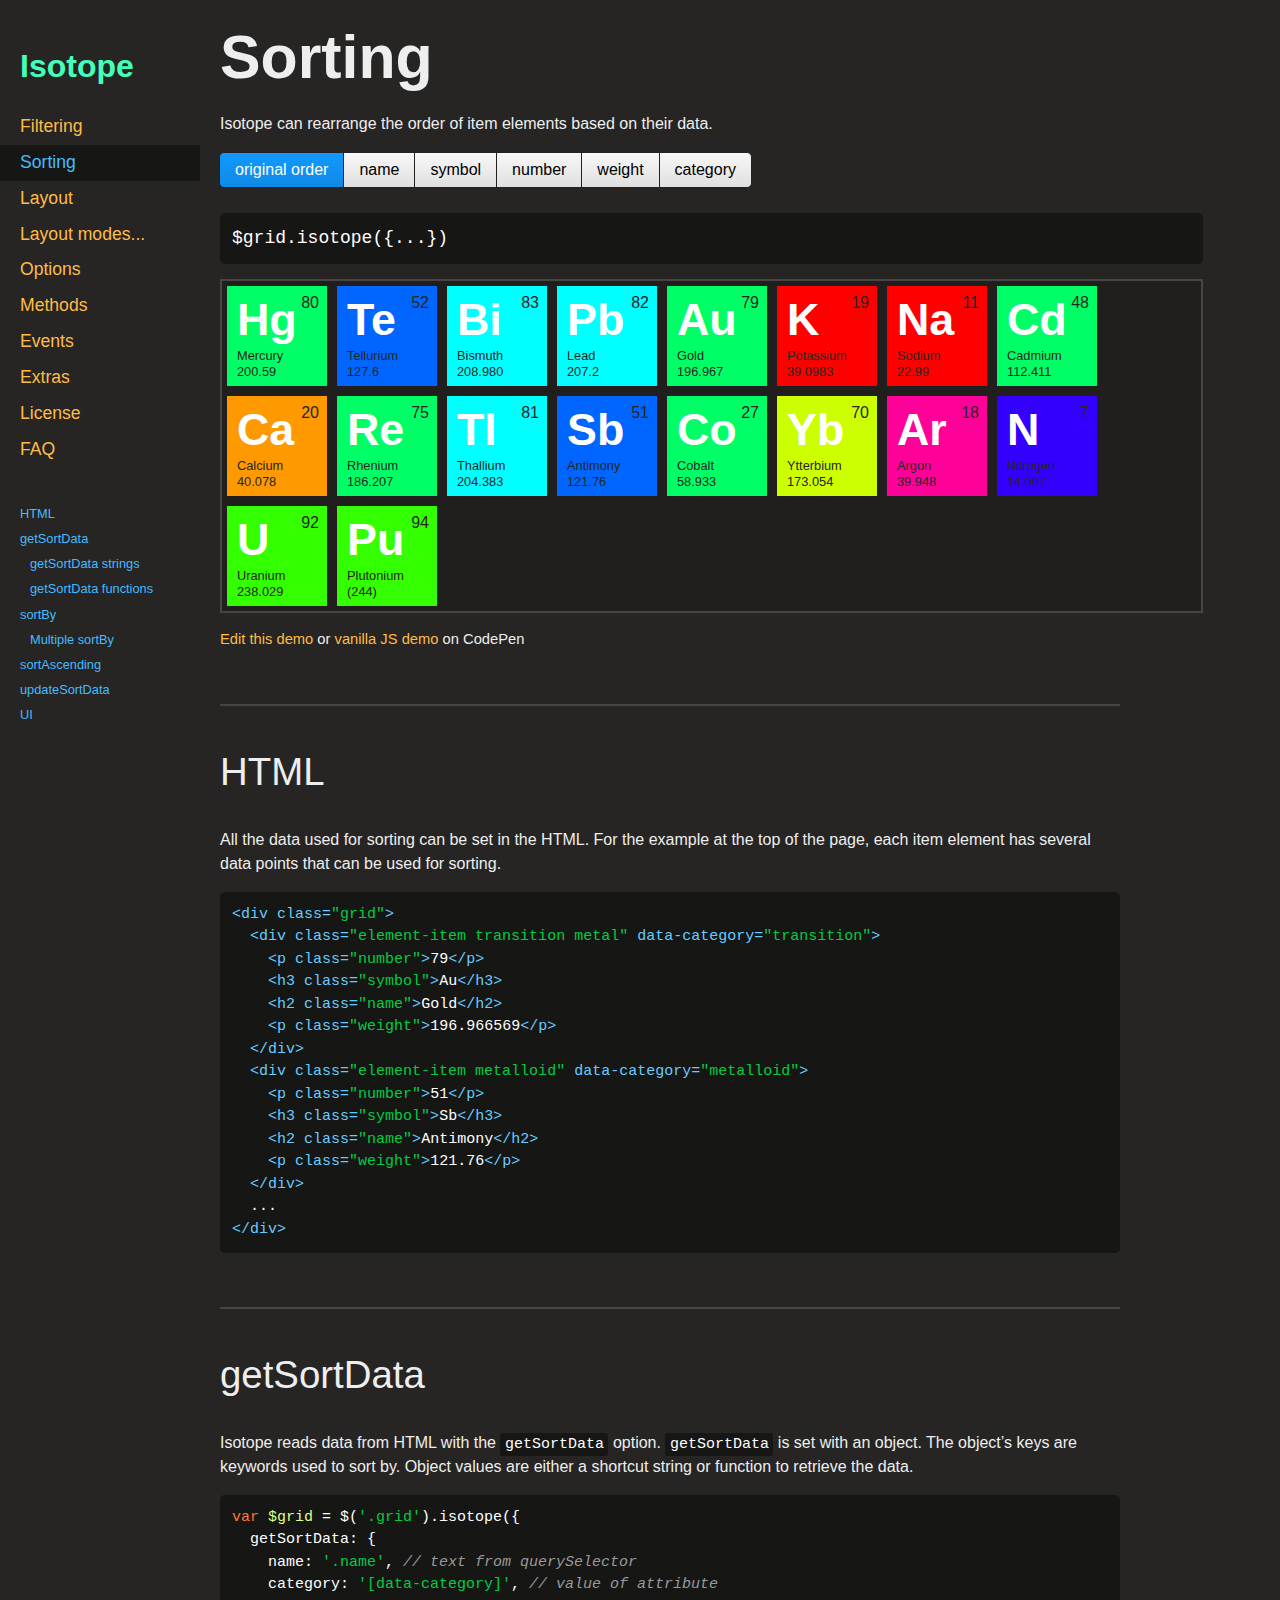
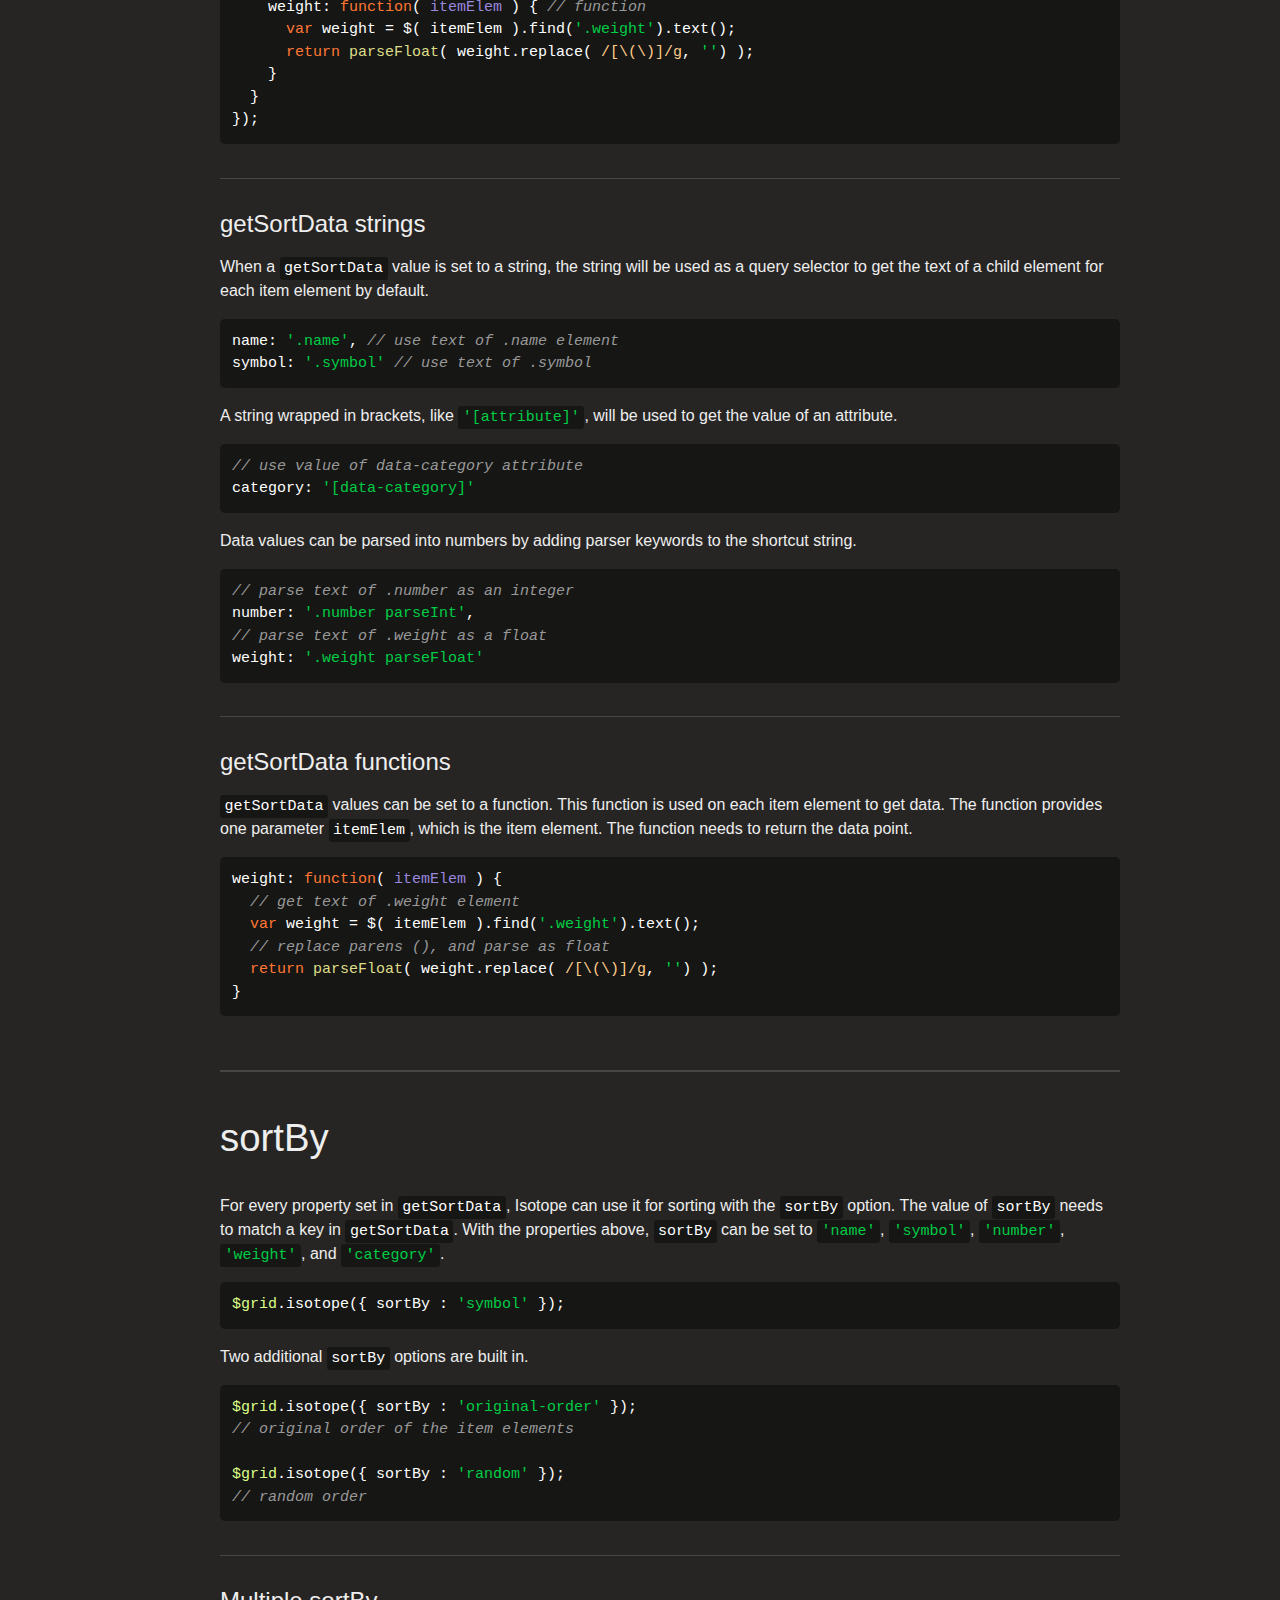
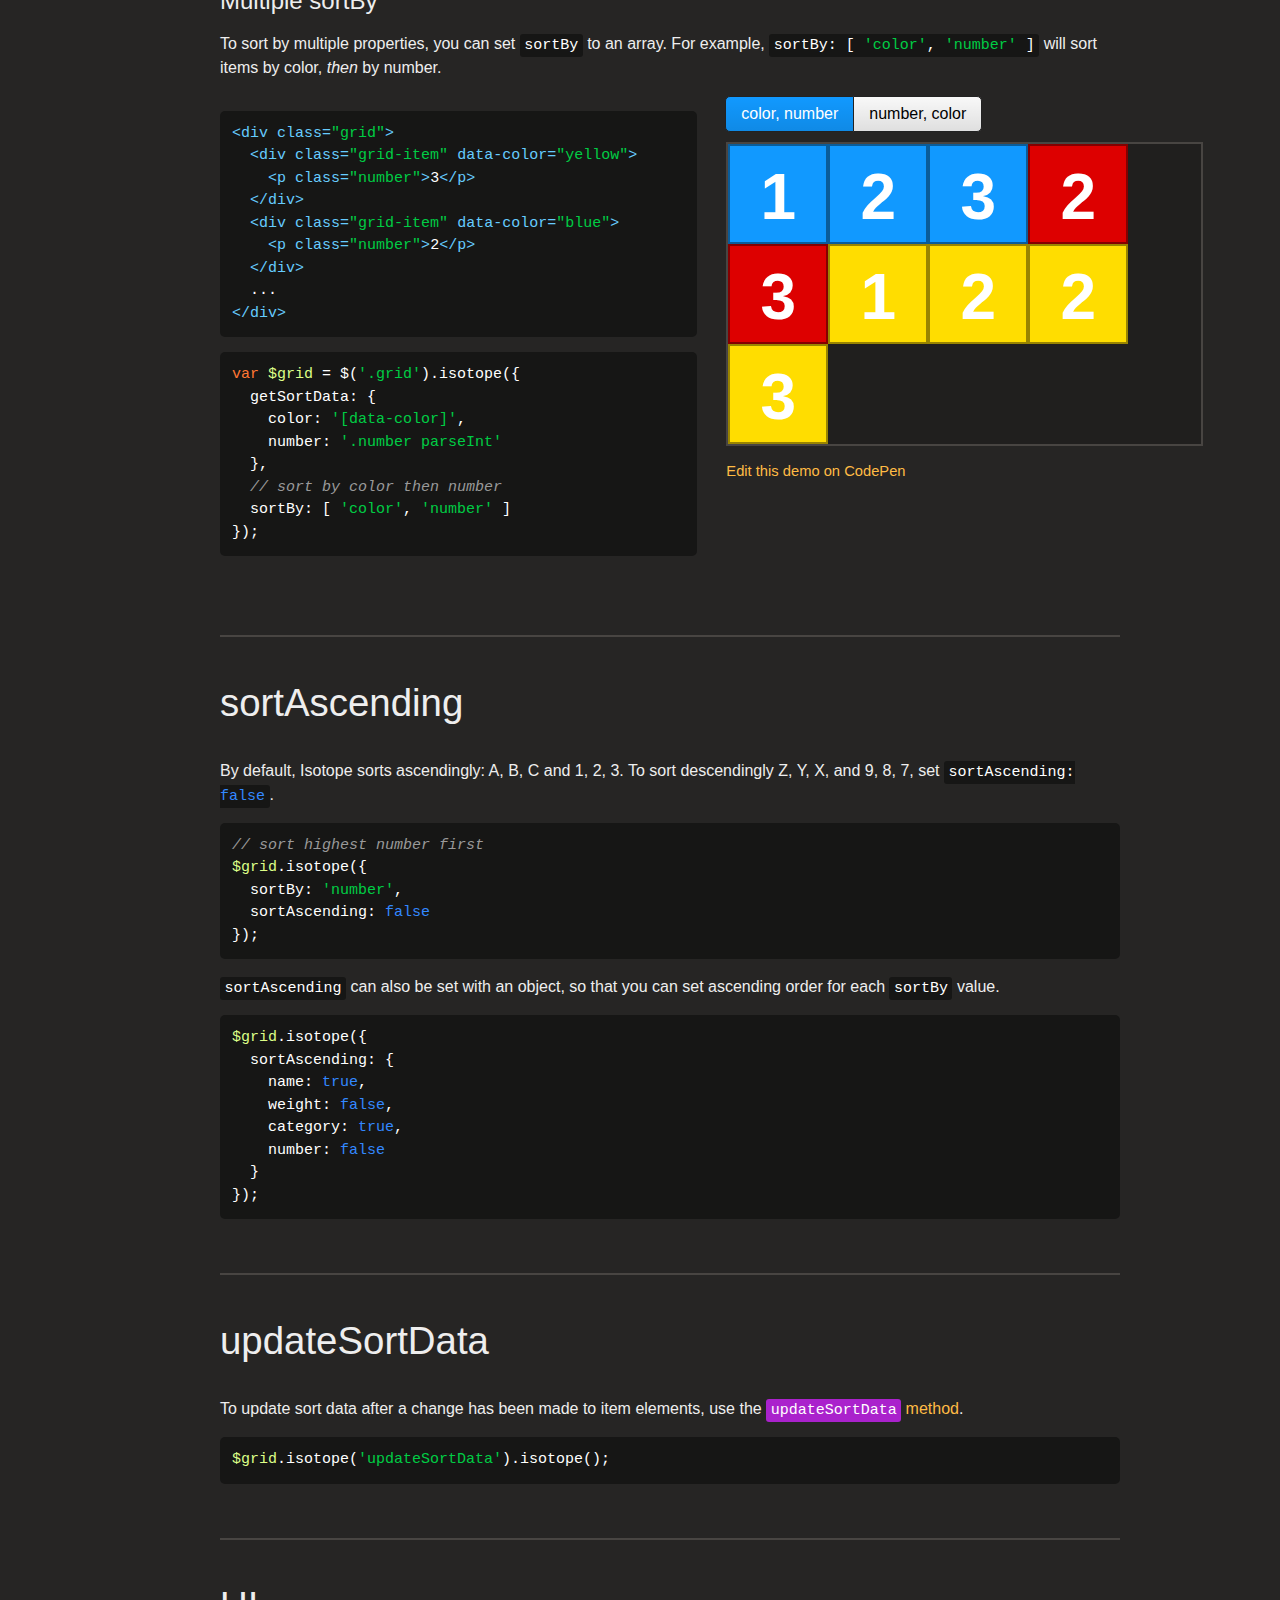
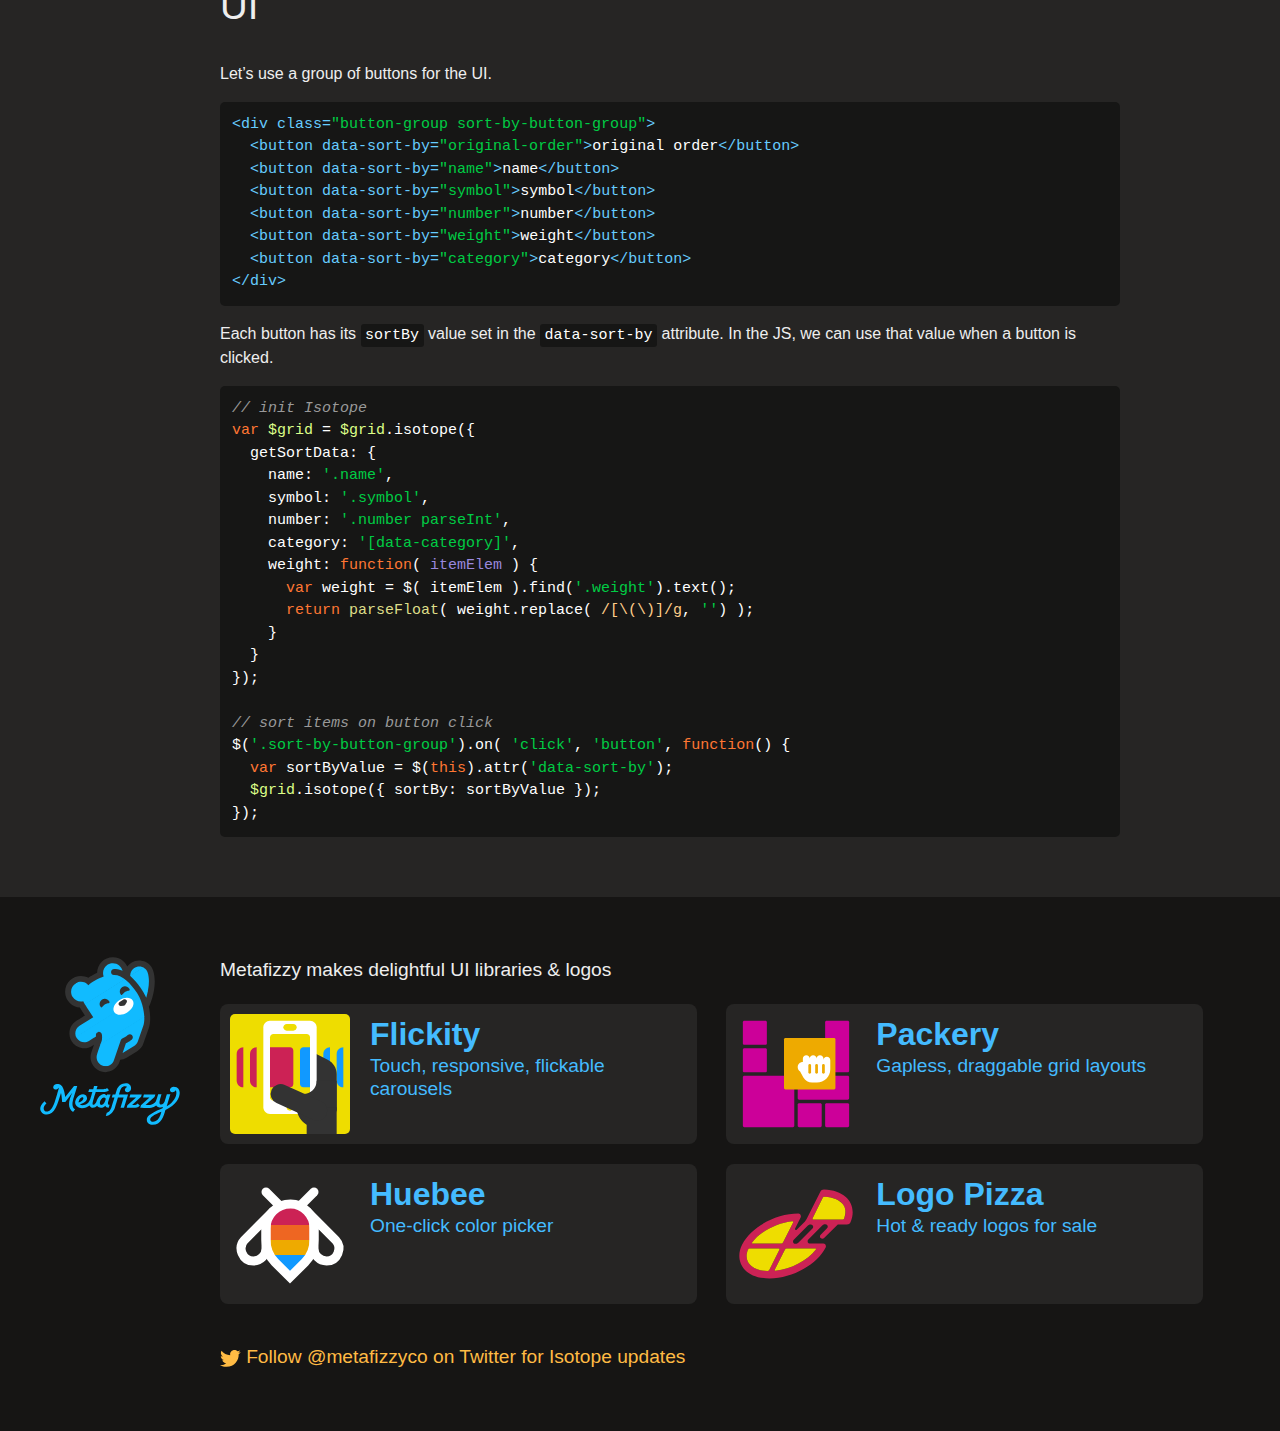
<file: isotope-docs/isotope-docs/sorting.html>
<!doctype html>
<html class="export" lang="en">
<head>
  <meta charset="utf-8">
  <meta http-equiv="x-ua-compatible" content="ie=edge">
  <meta name="viewport" content="width=device-width">
  <meta name="description" content="filter &amp; sort magical layouts">

  <title>Isotope &#xB7; Sorting</title>

    <!-- Isotope does not require any CSS files -->
    <link rel="stylesheet" href="css/isotope-docs.css?3" media="screen">

  <meta name="twitter:card" content="summary">
  <meta name="twitter:site" content="@metafizzyco">
  <meta name="twitter:url" content="http://isotope.metafizzy.co/.html">
  <meta name="twitter:title" content="Isotope Sorting">
  <meta name="twitter:description" content="filter &amp; sort magical layouts">

</head>
<body class="page--sorting">

  <div class="nav">
    <h1 class="nav__title"><a href=".">Isotope</a></h1>
  
    <ol class="site-nav">
      <li class="site-nav__item site-nav__item--filtering">
        <a class="site-nav__item__link" href="filtering.html">Filtering</a></li>
      <li class="site-nav__item site-nav__item--sorting">
        <a class="site-nav__item__link" href="sorting.html">Sorting</a></li>
      <li class="site-nav__item site-nav__item--layout ">
        <a class="site-nav__item__link" href="layout.html">Layout</a>
      </li>
      <li class="site-nav__item site-nav__item--layout-modes sub-nav-parent">
        <a class="site-nav__item__link" href="layout-modes.html">Layout modes</a>
        <ul class="sub-nav">
            <li class="sub-nav__item sub-nav__item--masonry">
              <a class="sub-nav__item__link" href="layout-modes/masonry.html">masonry</a></li>
            <li class="sub-nav__item sub-nav__item--fitrows">
              <a class="sub-nav__item__link" href="layout-modes/fitrows.html">fitRows</a></li>
            <li class="sub-nav__item sub-nav__item--vertical">
              <a class="sub-nav__item__link" href="layout-modes/vertical.html">vertical</a></li>
            <li class="sub-nav__item sub-nav__item--packery">
              <a class="sub-nav__item__link" href="layout-modes/packery.html">packery</a></li>
            <li class="sub-nav__item sub-nav__item--cellsbyrow">
              <a class="sub-nav__item__link" href="layout-modes/cellsbyrow.html">cellsByRow</a></li>
            <li class="sub-nav__item sub-nav__item--masonryhorizontal">
              <a class="sub-nav__item__link" href="layout-modes/masonryhorizontal.html">masonryHorizontal</a></li>
            <li class="sub-nav__item sub-nav__item--fitcolumns">
              <a class="sub-nav__item__link" href="layout-modes/fitcolumns.html">fitColumns</a></li>
            <li class="sub-nav__item sub-nav__item--cellsbycolumn">
              <a class="sub-nav__item__link" href="layout-modes/cellsbycolumn.html">cellsByColumn</a></li>
            <li class="sub-nav__item sub-nav__item--horiz">
              <a class="sub-nav__item__link" href="layout-modes/horiz.html">horiz</a></li>
        </ul>
      </li>
      <li class="site-nav__item site-nav__item--options">
        <a class="site-nav__item__link" href="options.html">Options</a></li>
      <li class="site-nav__item site-nav__item--methods">
        <a class="site-nav__item__link" href="methods.html">Methods</a></li>
      <li class="site-nav__item site-nav__item--events">
        <a class="site-nav__item__link" href="events.html">Events</a></li>
      <li class="site-nav__item site-nav__item--extras">
        <a class="site-nav__item__link" href="extras.html">Extras</a></li>
      <li class="site-nav__item site-nav__item--license">
        <a class="site-nav__item__link" href="license.html">License</a></li>
      <li class="site-nav__item site-nav__item--faq">
        <a class="site-nav__item__link" href="faq.html">FAQ</a></li>
    </ol>
  
    <ul class="page-nav" data-js="page-nav">
<li class="page-nav__item page-nav__item--h2"><a href="#html">HTML</a></li>
<li class="page-nav__item page-nav__item--h2"><a href="#getsortdata">getSortData</a></li>
<li class="page-nav__item page-nav__item--h3"><a href="#getsortdata-strings">getSortData strings</a></li>
<li class="page-nav__item page-nav__item--h3"><a href="#getsortdata-functions">getSortData functions</a></li>
<li class="page-nav__item page-nav__item--h2"><a href="#sortby">sortBy</a></li>
<li class="page-nav__item page-nav__item--h3"><a href="#multiple-sortby">Multiple sortBy</a></li>
<li class="page-nav__item page-nav__item--h2"><a href="#sortascending">sortAscending</a></li>
<li class="page-nav__item page-nav__item--h2"><a href="#updatesortdata">updateSortData</a></li>
<li class="page-nav__item page-nav__item--h2"><a href="#ui">UI</a></li>
</ul>
  </div>


  <div id="content" class="main">
    <div class="container">
        <h1>Sorting</h1>


<p>Isotope can rearrange the order of item elements based on their data.</p>

<div class="big-demo go-wide" data-js="sorting-demo">

  <div class="button-group sort-by-button-group js-radio-button-group">
    <button class="button is-checked" data-sort-by="original-order">original order</button>
    <button class="button" data-sort-by="name">name</button>
    <button class="button" data-sort-by="symbol">symbol</button>
    <button class="button" data-sort-by="number">number</button>
    <button class="button" data-sort-by="weight">weight</button>
    <button class="button" data-sort-by="category">category</button>
  </div>

  <pre class="code-display"><code>$grid.isotope({...})</code></pre>

  <div class="grid">
      <div class="element-item transition metal " data-category="transition">
        <h5 class="name">Mercury</h5>
        <p class="symbol">Hg</p>
        <p class="number">80</p>
        <p class="weight">200.59</p>
      </div>
      <div class="element-item metalloid " data-category="metalloid">
        <h5 class="name">Tellurium</h5>
        <p class="symbol">Te</p>
        <p class="number">52</p>
        <p class="weight">127.6</p>
      </div>
      <div class="element-item post-transition metal " data-category="post-transition">
        <h5 class="name">Bismuth</h5>
        <p class="symbol">Bi</p>
        <p class="number">83</p>
        <p class="weight">208.980</p>
      </div>
      <div class="element-item post-transition metal " data-category="post-transition">
        <h5 class="name">Lead</h5>
        <p class="symbol">Pb</p>
        <p class="number">82</p>
        <p class="weight">207.2</p>
      </div>
      <div class="element-item transition metal " data-category="transition">
        <h5 class="name">Gold</h5>
        <p class="symbol">Au</p>
        <p class="number">79</p>
        <p class="weight">196.967</p>
      </div>
      <div class="element-item alkali metal " data-category="alkali">
        <h5 class="name">Potassium</h5>
        <p class="symbol">K</p>
        <p class="number">19</p>
        <p class="weight">39.0983</p>
      </div>
      <div class="element-item alkali metal " data-category="alkali">
        <h5 class="name">Sodium</h5>
        <p class="symbol">Na</p>
        <p class="number">11</p>
        <p class="weight">22.99</p>
      </div>
      <div class="element-item transition metal " data-category="transition">
        <h5 class="name">Cadmium</h5>
        <p class="symbol">Cd</p>
        <p class="number">48</p>
        <p class="weight">112.411</p>
      </div>
      <div class="element-item alkaline-earth metal " data-category="alkaline-earth">
        <h5 class="name">Calcium</h5>
        <p class="symbol">Ca</p>
        <p class="number">20</p>
        <p class="weight">40.078</p>
      </div>
      <div class="element-item transition metal " data-category="transition">
        <h5 class="name">Rhenium</h5>
        <p class="symbol">Re</p>
        <p class="number">75</p>
        <p class="weight">186.207</p>
      </div>
      <div class="element-item post-transition metal " data-category="post-transition">
        <h5 class="name">Thallium</h5>
        <p class="symbol">Tl</p>
        <p class="number">81</p>
        <p class="weight">204.383</p>
      </div>
      <div class="element-item metalloid " data-category="metalloid">
        <h5 class="name">Antimony</h5>
        <p class="symbol">Sb</p>
        <p class="number">51</p>
        <p class="weight">121.76</p>
      </div>
      <div class="element-item transition metal " data-category="transition">
        <h5 class="name">Cobalt</h5>
        <p class="symbol">Co</p>
        <p class="number">27</p>
        <p class="weight">58.933</p>
      </div>
      <div class="element-item lanthanoid metal inner-transition " data-category="lanthanoid">
        <h5 class="name">Ytterbium</h5>
        <p class="symbol">Yb</p>
        <p class="number">70</p>
        <p class="weight">173.054</p>
      </div>
      <div class="element-item noble-gas nonmetal " data-category="noble-gas">
        <h5 class="name">Argon</h5>
        <p class="symbol">Ar</p>
        <p class="number">18</p>
        <p class="weight">39.948</p>
      </div>
      <div class="element-item diatomic nonmetal " data-category="diatomic">
        <h5 class="name">Nitrogen</h5>
        <p class="symbol">N</p>
        <p class="number">7</p>
        <p class="weight">14.007</p>
      </div>
      <div class="element-item actinoid metal inner-transition " data-category="actinoid">
        <h5 class="name">Uranium</h5>
        <p class="symbol">U</p>
        <p class="number">92</p>
        <p class="weight">238.029</p>
      </div>
      <div class="element-item actinoid metal inner-transition " data-category="actinoid">
        <h5 class="name">Plutonium</h5>
        <p class="symbol">Pu</p>
        <p class="number">94</p>
        <p class="weight">(244)</p>
      </div>
  </div>

  <p class="edit-demo">
      <a href="http://codepen.io/desandro/pen/lzCqe">Edit this demo</a>
      or <a href="http://codepen.io/desandro/pen/Wwabpr">vanilla JS demo</a> on CodePen
  </p>
</div>


<h2 id="html">HTML</h2>

<p>All the data used for sorting can be set in the HTML. For the example at the top of the page, each item element has several data points that can be used for sorting.</p>

<pre><code class="html"><span class="tag">&lt;<span class="name">div</span> <span class="attr">class</span>=<span class="string">&quot;grid&quot;</span>&gt;</span>
  <span class="tag">&lt;<span class="name">div</span> <span class="attr">class</span>=<span class="string">&quot;element-item transition metal&quot;</span> <span class="attr">data-category</span>=<span class="string">&quot;transition&quot;</span>&gt;</span>
    <span class="tag">&lt;<span class="name">p</span> <span class="attr">class</span>=<span class="string">&quot;number&quot;</span>&gt;</span>79<span class="tag">&lt;/<span class="name">p</span>&gt;</span>
    <span class="tag">&lt;<span class="name">h3</span> <span class="attr">class</span>=<span class="string">&quot;symbol&quot;</span>&gt;</span>Au<span class="tag">&lt;/<span class="name">h3</span>&gt;</span>
    <span class="tag">&lt;<span class="name">h2</span> <span class="attr">class</span>=<span class="string">&quot;name&quot;</span>&gt;</span>Gold<span class="tag">&lt;/<span class="name">h2</span>&gt;</span>
    <span class="tag">&lt;<span class="name">p</span> <span class="attr">class</span>=<span class="string">&quot;weight&quot;</span>&gt;</span>196.966569<span class="tag">&lt;/<span class="name">p</span>&gt;</span>
  <span class="tag">&lt;/<span class="name">div</span>&gt;</span>
  <span class="tag">&lt;<span class="name">div</span> <span class="attr">class</span>=<span class="string">&quot;element-item metalloid&quot;</span> <span class="attr">data-category</span>=<span class="string">&quot;metalloid&quot;</span>&gt;</span>
    <span class="tag">&lt;<span class="name">p</span> <span class="attr">class</span>=<span class="string">&quot;number&quot;</span>&gt;</span>51<span class="tag">&lt;/<span class="name">p</span>&gt;</span>
    <span class="tag">&lt;<span class="name">h3</span> <span class="attr">class</span>=<span class="string">&quot;symbol&quot;</span>&gt;</span>Sb<span class="tag">&lt;/<span class="name">h3</span>&gt;</span>
    <span class="tag">&lt;<span class="name">h2</span> <span class="attr">class</span>=<span class="string">&quot;name&quot;</span>&gt;</span>Antimony<span class="tag">&lt;/<span class="name">h2</span>&gt;</span>
    <span class="tag">&lt;<span class="name">p</span> <span class="attr">class</span>=<span class="string">&quot;weight&quot;</span>&gt;</span>121.76<span class="tag">&lt;/<span class="name">p</span>&gt;</span>
  <span class="tag">&lt;/<span class="name">div</span>&gt;</span>
  ...
<span class="tag">&lt;/<span class="name">div</span>&gt;</span>
</code></pre>


<h2 id="getsortdata">getSortData</h2>

<p>Isotope reads data from HTML with the <code>getSortData</code> option. <code>getSortData</code> is set with an object. The object&#x2019;s keys are keywords used to sort by. Object values are either a shortcut string or function to retrieve the data.</p>

<pre><code class="js"><span class="keyword">var</span> <span class="jquery_var">$grid</span> = $(<span class="string">&apos;.grid&apos;</span>).isotope({
  <span class="attr">getSortData</span>: {
    <span class="attr">name</span>: <span class="string">&apos;.name&apos;</span>, <span class="comment">// text from querySelector</span>
    category: <span class="string">&apos;[data-category]&apos;</span>, <span class="comment">// value of attribute</span>
    weight: <span class="function"><span class="keyword">function</span>(<span class="params"> itemElem </span>) </span>{ <span class="comment">// function</span>
      <span class="keyword">var</span> weight = $( itemElem ).find(<span class="string">&apos;.weight&apos;</span>).text();
      <span class="keyword">return</span> <span class="built_in">parseFloat</span>( weight.replace( <span class="regexp">/[\(\)]/g</span>, <span class="string">&apos;&apos;</span>) );
    }
  }
});
</code></pre>


<h3 id="getsortdata-strings">getSortData strings</h3>

<p>When a <code>getSortData</code> value is set to a string, the string will be used as a query selector to get the text of a child element for each item element by default.</p>

<pre><code class="js">name: <span class="string">&apos;.name&apos;</span>, <span class="comment">// use text of .name element</span>
symbol: <span class="string">&apos;.symbol&apos;</span> <span class="comment">// use text of .symbol</span>
</code></pre>

<p>A string wrapped in brackets, like <code><span class="string">&apos;[attribute]&apos;</span></code>, will be used to get the value of an attribute.</p>

<pre><code class="js"><span class="comment">// use value of data-category attribute</span>
category: <span class="string">&apos;[data-category]&apos;</span>
</code></pre>

<p>Data values can be parsed into numbers by adding parser keywords to the shortcut string.</p>

<pre><code class="js"><span class="comment">// parse text of .number as an integer</span>
number: <span class="string">&apos;.number parseInt&apos;</span>,
<span class="comment">// parse text of .weight as a float</span>
weight: <span class="string">&apos;.weight parseFloat&apos;</span>
</code></pre>


<h3 id="getsortdata-functions">getSortData functions</h3>

<p><code>getSortData</code> values can be set to a function. This function is used on each item element to get data. The function provides one parameter <code>itemElem</code>, which is the item element. The function needs to return the data point.</p>

<pre><code class="js">weight: <span class="function"><span class="keyword">function</span>(<span class="params"> itemElem </span>) </span>{
  <span class="comment">// get text of .weight element</span>
  <span class="keyword">var</span> weight = $( itemElem ).find(<span class="string">&apos;.weight&apos;</span>).text();
  <span class="comment">// replace parens (), and parse as float</span>
  <span class="keyword">return</span> <span class="built_in">parseFloat</span>( weight.replace( <span class="regexp">/[\(\)]/g</span>, <span class="string">&apos;&apos;</span>) );
}
</code></pre>


<h2 id="sortby">sortBy</h2>

<p>For every property set in <code>getSortData</code>, Isotope can use it for sorting with the <code>sortBy</code> option. The value of <code>sortBy</code> needs to match a key in <code>getSortData</code>. With the properties above, <code>sortBy</code> can be set to
  <code><span class="string">&apos;name&apos;</span></code>,
  <code><span class="string">&apos;symbol&apos;</span></code>,
  <code><span class="string">&apos;number&apos;</span></code>,
  <code><span class="string">&apos;weight&apos;</span></code>, and
  <code><span class="string">&apos;category&apos;</span></code>.
</p>

<pre><code class="js"><span class="jquery_var">$grid</span>.isotope({ <span class="attr">sortBy</span> : <span class="string">&apos;symbol&apos;</span> });
</code></pre>

<p>Two additional <code>sortBy</code> options are built in.</p>

<pre><code class="js"><span class="jquery_var">$grid</span>.isotope({ <span class="attr">sortBy</span> : <span class="string">&apos;original-order&apos;</span> });
<span class="comment">// original order of the item elements</span>

<span class="jquery_var">$grid</span>.isotope({ <span class="attr">sortBy</span> : <span class="string">&apos;random&apos;</span> });
<span class="comment">// random order</span>
</code></pre>


<h3 id="multiple-sortby">Multiple sortBy</h3>

<p>To sort by multiple properties, you can set <code>sortBy</code> to an array. For example, <code>sortBy: [ <span class="string">&apos;color&apos;</span>, <span class="string">&apos;number&apos;</span> ]</code> will sort items by color, <em>then</em> by number.</p>

<div class="duo example go-wide">
  <div class="duo__cell example__code">
<pre><code class="html"><span class="tag">&lt;<span class="name">div</span> <span class="attr">class</span>=<span class="string">&quot;grid&quot;</span>&gt;</span>
  <span class="tag">&lt;<span class="name">div</span> <span class="attr">class</span>=<span class="string">&quot;grid-item&quot;</span> <span class="attr">data-color</span>=<span class="string">&quot;yellow&quot;</span>&gt;</span>
    <span class="tag">&lt;<span class="name">p</span> <span class="attr">class</span>=<span class="string">&quot;number&quot;</span>&gt;</span>3<span class="tag">&lt;/<span class="name">p</span>&gt;</span>
  <span class="tag">&lt;/<span class="name">div</span>&gt;</span>
  <span class="tag">&lt;<span class="name">div</span> <span class="attr">class</span>=<span class="string">&quot;grid-item&quot;</span> <span class="attr">data-color</span>=<span class="string">&quot;blue&quot;</span>&gt;</span>
    <span class="tag">&lt;<span class="name">p</span> <span class="attr">class</span>=<span class="string">&quot;number&quot;</span>&gt;</span>2<span class="tag">&lt;/<span class="name">p</span>&gt;</span>
  <span class="tag">&lt;/<span class="name">div</span>&gt;</span>
  ...
<span class="tag">&lt;/<span class="name">div</span>&gt;</span>
</code></pre>

<pre><code class="js"><span class="keyword">var</span> <span class="jquery_var">$grid</span> = $(<span class="string">&apos;.grid&apos;</span>).isotope({
  <span class="attr">getSortData</span>: {
    <span class="attr">color</span>: <span class="string">&apos;[data-color]&apos;</span>,
    <span class="attr">number</span>: <span class="string">&apos;.number parseInt&apos;</span>
  },
  <span class="comment">// sort by color then number</span>
  sortBy: [ <span class="string">&apos;color&apos;</span>, <span class="string">&apos;number&apos;</span> ]
});
</code></pre>
  </div>

  <div class="duo__cell example__demo" data-js="multiple-sort-by">
  
    <div class="button-group js-radio-button-group">
      <button class="button is-checked" data-sort-by="color,number">color, number</button>
      <button class="button" data-sort-by="number,color">number, color</button>
    </div>
  
    <div class="grid">
      <div class="grid-multi-item" data-color="yellow">
        <p class="number">3</p>
      </div>
      <div class="grid-multi-item" data-color="blue">
        <p class="number">2</p>
      </div>
      <div class="grid-multi-item" data-color="blue">
        <p class="number">1</p>
      </div>
      <div class="grid-multi-item" data-color="yellow">
        <p class="number">1</p>
      </div>
      <div class="grid-multi-item" data-color="yellow">
        <p class="number">2</p>
      </div>
      <div class="grid-multi-item" data-color="blue">
        <p class="number">3</p>
      </div>
      <div class="grid-multi-item" data-color="yellow">
        <p class="number">2</p>
      </div>
      <div class="grid-multi-item" data-color="red">
        <p class="number">2</p>
      </div>
      <div class="grid-multi-item" data-color="red">
        <p class="number">3</p>
      </div>
    </div>
  
    <p class="edit-demo">
        <a href="http://codepen.io/desandro/pen/sxAJL">Edit this demo on CodePen</a>
    </p>
  </div>

</div>


<h2 id="sortascending">sortAscending</h2>

<p>By default, Isotope sorts ascendingly: A, B, C and 1, 2, 3. To sort descendingly Z, Y, X, and 9, 8, 7, set <code>sortAscending: <span class="literal">false</span></code>.</p>

<pre><code class="js"><span class="comment">// sort highest number first</span>
<span class="jquery_var">$grid</span>.isotope({
  <span class="attr">sortBy</span>: <span class="string">&apos;number&apos;</span>,
  <span class="attr">sortAscending</span>: <span class="literal">false</span>
});
</code></pre>

<p><code>sortAscending</code> can also be set with an object, so that you can set ascending order for each <code>sortBy</code> value.</p>

<pre><code class="js"><span class="jquery_var">$grid</span>.isotope({
  <span class="attr">sortAscending</span>: {
    <span class="attr">name</span>: <span class="literal">true</span>,
    <span class="attr">weight</span>: <span class="literal">false</span>,
    <span class="attr">category</span>: <span class="literal">true</span>,
    <span class="attr">number</span>: <span class="literal">false</span>
  }
});
</code></pre>


<h2 id="updatesortdata">updateSortData</h2>

<p>To update sort data after a change has been made to item elements, use the <a href="methods.html#updatesortdata"><code>updateSortData</code> method</a>.</p>

<pre><code class="js"><span class="jquery_var">$grid</span>.isotope(<span class="string">&apos;updateSortData&apos;</span>).isotope();
</code></pre>


<h2 id="ui">UI</h2>

<p>Let&#x2019;s use a group of buttons for the UI.</p>

<pre><code class="html"><span class="tag">&lt;<span class="name">div</span> <span class="attr">class</span>=<span class="string">&quot;button-group sort-by-button-group&quot;</span>&gt;</span>
  <span class="tag">&lt;<span class="name">button</span> <span class="attr">data-sort-by</span>=<span class="string">&quot;original-order&quot;</span>&gt;</span>original order<span class="tag">&lt;/<span class="name">button</span>&gt;</span>
  <span class="tag">&lt;<span class="name">button</span> <span class="attr">data-sort-by</span>=<span class="string">&quot;name&quot;</span>&gt;</span>name<span class="tag">&lt;/<span class="name">button</span>&gt;</span>
  <span class="tag">&lt;<span class="name">button</span> <span class="attr">data-sort-by</span>=<span class="string">&quot;symbol&quot;</span>&gt;</span>symbol<span class="tag">&lt;/<span class="name">button</span>&gt;</span>
  <span class="tag">&lt;<span class="name">button</span> <span class="attr">data-sort-by</span>=<span class="string">&quot;number&quot;</span>&gt;</span>number<span class="tag">&lt;/<span class="name">button</span>&gt;</span>
  <span class="tag">&lt;<span class="name">button</span> <span class="attr">data-sort-by</span>=<span class="string">&quot;weight&quot;</span>&gt;</span>weight<span class="tag">&lt;/<span class="name">button</span>&gt;</span>
  <span class="tag">&lt;<span class="name">button</span> <span class="attr">data-sort-by</span>=<span class="string">&quot;category&quot;</span>&gt;</span>category<span class="tag">&lt;/<span class="name">button</span>&gt;</span>
<span class="tag">&lt;/<span class="name">div</span>&gt;</span>
</code></pre>

<p>Each button has its <code>sortBy</code> value set in the <code>data-sort-by</code> attribute. In the JS, we can use that value when a button is clicked.</p>

<pre><code class="js"><span class="comment">// init Isotope</span>
<span class="keyword">var</span> <span class="jquery_var">$grid</span> = <span class="jquery_var">$grid</span>.isotope({
  <span class="attr">getSortData</span>: {
    <span class="attr">name</span>: <span class="string">&apos;.name&apos;</span>,
    <span class="attr">symbol</span>: <span class="string">&apos;.symbol&apos;</span>,
    <span class="attr">number</span>: <span class="string">&apos;.number parseInt&apos;</span>,
    <span class="attr">category</span>: <span class="string">&apos;[data-category]&apos;</span>,
    <span class="attr">weight</span>: <span class="function"><span class="keyword">function</span>(<span class="params"> itemElem </span>) </span>{
      <span class="keyword">var</span> weight = $( itemElem ).find(<span class="string">&apos;.weight&apos;</span>).text();
      <span class="keyword">return</span> <span class="built_in">parseFloat</span>( weight.replace( <span class="regexp">/[\(\)]/g</span>, <span class="string">&apos;&apos;</span>) );
    }
  }
});

<span class="comment">// sort items on button click</span>
$(<span class="string">&apos;.sort-by-button-group&apos;</span>).on( <span class="string">&apos;click&apos;</span>, <span class="string">&apos;button&apos;</span>, <span class="function"><span class="keyword">function</span>(<span class="params"></span>) </span>{
  <span class="keyword">var</span> sortByValue = $(<span class="keyword">this</span>).attr(<span class="string">&apos;data-sort-by&apos;</span>);
  <span class="jquery_var">$grid</span>.isotope({ <span class="attr">sortBy</span>: sortByValue });
});
</code></pre>

    </div>
  </div>

  <footer class="site-footer">
  
    <div class="container">
  
      <p class="site-footer__copy">Metafizzy makes delightful UI libraries &amp; logos</p>
  
      <div class="showcase">
      
        <ul class="showcase-item-list">
      
            <li class="showcase-item">
              <a class="showcase-item__link" href="http://flickity.metafizzy.co">
                <div class="showcase-item__image">
                    <svg class="flickity-illo" xmlns="http://www.w3.org/2000/svg" viewbox="0 0 360 360" width="100" height="100">
                      <path class="flickity-illo__color1" fill="#19F" d="M300 220L300 220c-11 0-20-9-20-20v-80c0-11 9-20 20-20h0V220z"/>
                      <path class="flickity-illo__color1" fill="#19F" d="M340 220L340 220c-11 0-20-9-20-20v-80c0-11 9-20 20-20h0V220z"/>
                      <path class="flickity-illo__color2" fill="#333" d="M320 290V180c0-18-10-35-27-43L240 110v180H320z"/>
                      <path class="flickity-illo__color3" fill="white" d="M240 300H120c-11 0-20-9-20-20V40c0-11 9-20 20-20h120c11 0 20 9 20 20v240C260 291 251 300 240 300z"/>
                      <path class="flickity-illo__color4" fill="#ED0" d="M230 260H130c-6 0-10-5-10-10V70c0-6 5-10 10-10h100c6 0 10 5 10 10v180 C240 256 236 260 230 260z"/>
                      <path class="flickity-illo__color2" fill="#333" d="M260 200h60v81c0 32-26 59-59 59h0c-34 0-61-27-61-61V240h20 C242 240 260 222 260 200L260 200z"/>
                      <path class="flickity-illo__color5" fill="#C25" d="M180 220h-60V100h60c6 0 10 5 10 10v100C190 216 186 220 180 220z"/>
                      <path class="flickity-illo__color1" fill="#19F" d="M240 220h-20c-6 0-10-5-10-10V110c0-6 5-10 10-10h20V220z"/>
                      <rect class="flickity-illo__color2" fill="#333" x="230" y="280" width="90" height="80"/>
                      <circle class="flickity-illo__color4" fill="#ED0" cx="180" cy="280" r="10"/>
                      <line class="flickity-illo__thumb" stroke="#333" stroke-width="60" stroke-linecap="round" x1="262" y1="290" x2="152" y2="240"/>
                      <path class="flickity-illo__color4" fill="#ED0" d="M190 50h-20c-6 0-10-5-10-10v0c0-6 5-10 10-10h20c6 0 10 5 10 10v0C200 46 196 50 190 50z"/>
                      <path class="flickity-illo__color5" fill="#C25" d="M80 220L80 220c-11 0-20-9-20-20v-80c0-11 9-20 20-20h0V220z"/>
                      <path class="flickity-illo__color5" fill="#C25" d="M40 220L40 220c-11 0-20-9-20-20v-80c0-11 9-20 20-20h0V220z"/>
                    </svg>
                </div>
                <div class="showcase-item__text">
                  <h3 class="showcase-item__title">Flickity</h3>
                  <p class="showcase-item__description">Touch, responsive, flickable carousels</p>
                </div>
              </a>
            </li>
      
            <li class="showcase-item">
              <a class="showcase-item__link" href="http://packery.metafizzy.co">
                <div class="showcase-item__image">
                    <svg class="packery-illo" xmlns="http://www.w3.org/2000/svg" viewbox="0 0 700 700" width="100" height="100">
                      <path class="packery-illo__item" fill="#C09" d="M172 180H48c-4 0-8-4-8-8V48c0-4 4-8 8-8h124c4 0 8 4 8 8v124C180 176 176 180 172 180z"/>
                      <path class="packery-illo__item" fill="#C09" d="M172 340H48c-4 0-8-4-8-8V208c0-4 4-8 8-8h124c4 0 8 4 8 8v124C180 336 176 340 172 340z"/>
                      <path class="packery-illo__item" fill="#C09" d="M492 660H368c-4 0-8-4-8-8V528c0-4 4-8 8-8h124c4 0 8 4 8 8v124C500 656 496 660 492 660z"/>
                      <path class="packery-illo__item" fill="#C09" d="M652 660H528c-4 0-8-4-8-8V528c0-4 4-8 8-8h124c4 0 8 4 8 8v124C660 656 656 660 652 660z"/>
                      <path class="packery-illo__item" fill="#C09" d="M652 500H368c-4 0-8-4-8-8V368c0-4 4-8 8-8h284c4 0 8 4 8 8v124C660 496 656 500 652 500z"/>
                      <path class="packery-illo__item" fill="#C09" d="M332 660H48c-4 0-8-4-8-8V368c0-4 4-8 8-8h284c4 0 8 4 8 8v284C340 656 336 660 332 660z"/>
                      <path class="packery-illo__item" fill="#C09" d="M652 340H528c-4 0-8-4-8-8V48c0-4 4-8 8-8h124c4 0 8 4 8 8v284C660 336 656 340 652 340z"/>
                      <path class="packery-illo__draggie" fill="#EA0" d="M572 440H288c-4 0-8-4-8-8V148c0-4 4-8 8-8h284c4 0 8 4 8 8v284C580 436 576 440 572 440z"/>
                      <g>
                        <path class="packery-illo__hand" fill="white" d="M530 250c-11 0-20 9-20 20v-10c0-11-9-20-20-20s-20 9-20 20c0-11-9-20-20-20s-20 9-20 20c0-11-9-20-20-20
                          s-20 9-20 20v20c-17 0-30 13-30 30c0 11 6 20 14 25l19 35c10 18 30 30 51 30h28
                          c43 0 78-35 78-78V270C550 259 541 250 530 250z"/>
                        <line class="packery-illo__hand-line" stroke="#EA0" fill="none" stroke-width="16" stroke-linecap="round" x1="430" y1="300" x2="430" y2="340"/>
                        <line class="packery-illo__hand-line" stroke="#EA0" fill="none" stroke-width="16" stroke-linecap="round" x1="470" y1="300" x2="470" y2="340"/>
                        <line class="packery-illo__hand-line" stroke="#EA0" fill="none" stroke-width="16" stroke-linecap="round" x1="510" y1="300" x2="510" y2="340"/>
                      </g>
                    </svg>
                </div>
                <div class="showcase-item__text">
                  <h3 class="showcase-item__title">Packery</h3>
                  <p class="showcase-item__description">Gapless, draggable grid layouts</p>
                </div>
              </a>
            </li>
      
            <li class="showcase-item">
              <a class="showcase-item__link" href="http://huebee.buzz">
                <div class="showcase-item__image">
                    <svg class="huebee-illo" xmlns="http://www.w3.org/2000/svg" viewbox="0 0 200 200" width="100" height="100">
                      <polygon class="huebee-illo__stripe4" fill="#19F" points="100,170 65,135 135,135 "/>
                      <rect class="huebee-illo__stripe3" fill="#EA0" x="65" y="110" width="70" height="25"/>
                      <rect class="huebee-illo__stripe2" fill="#E62" x="65" y="85" width="70" height="25"/>
                      <polygon class="huebee-illo__stripe1" fill="#C25" points="135,85 65,85 65,70 80,55 120,55 135,70 "/>
                      <path class="huebee-illo__line" stroke="#333" fill="none" stroke-width="15" d="M140 90c0-22-18-40-39-40C78 50 60 68 60 91V110c0 14 5 27 15 37
                        l25 25l25-25c10-10 15-23 15-37V90z"/>
                      <path class="huebee-illo__line" stroke="#333" fill="none" stroke-width="15" d="M60 74v50c0 11-9 21-21 21h0c-18 0-27-22-15-35L60 74z"/>
                      <path class="huebee-illo__line" stroke="#333" fill="none" stroke-width="15" d="M140 74v50c0 11 9 21 21 21h0c18 0 27-22 15-35L140 74z"/>
                      <line class="huebee-illo__line huebee-illo__antenna" stroke="#333" fill="none" stroke-width="15" stroke-linecap="round" x1="60" y1="30" x2="80" y2="50"/>
                      <line class="huebee-illo__line huebee-illo__antenna" stroke="#333" fill="none" stroke-width="15" stroke-linecap="round" x1="140" y1="30" x2="120" y2="50"/>
                    </svg>
                </div>
                <div class="showcase-item__text">
                  <h3 class="showcase-item__title">Huebee</h3>
                  <p class="showcase-item__description">One-click color picker</p>
                </div>
              </a>
            </li>
      
            <li class="showcase-item">
              <a class="showcase-item__link" href="http://logo.pizza">
                <div class="showcase-item__image">
                    <svg class="logo-pizza-illo" xmlns="http://www.w3.org/2000/svg" viewbox="0 0 700 700" width="100" height="100">
                      <path class="logo-pizza-illo__outline" fill="#C25" d="M513 91c-9-0-17 5-21 12l-80 160c-3 5-6 10-11 15l-47 47
                        c-5 5-12-1-9-7l32-64c5-11-2-23-14-23h-0c-121 0-268 70-327 180
                        C-9 497 35 609 196 609c138 0 279-85 327-180v0c5-11-2-23-14-23h-77c-13 0-19-15-10-24
                        l81-81c5-5 11-8 18-8l0 0c13 0 19 15 10 24L494 354c-6 6-6 14 0 20c3 3 6 4 10 4
                        c4 0 7-1 10-4l80-80h53c9 0 17-5 21-13C707 190 656 97 513 91z M334 281l-59 117
                        c-2 5-7 8-13 8H97c-4 0-6-4-3-7c49-64 143-114 236-124C333 275 335 278 334 281z
                         M70 441c2-4 6-7 10-7h168c4 0 7 4 5 8l-59 118c-2 4-6 6-11 6
                        C106 565 38 521 70 441z M466 441c-49 64-143 114-236 124c-3 0-6-3-4-6l59-117
                        c2-5 7-8 13-8h166C466 434 468 438 466 441z M446 318l-81 81c-5 5-11 8-18 8l0 0
                        c-13 0-19-15-10-24l81-81c5-5 11-8 18-8l0 0C449 294 455 309 446 318z M447 258L506 139
                        c2-4 6-7 11-6c101 7 140 60 114 126c-2 4-6 7-10 7H452C448 266 445 262 447 258z"/>
                      <path class="logo-pizza-illo__slice" fill="#ED0" d="M334 281l-59 117c-2 5-7 8-13 8H97c-4 0-6-4-3-7
                        c49-64 143-114 236-124C333 275 335 278 334 281z"/>
                      <path class="logo-pizza-illo__slice" fill="#ED0" d="M70 441c2-4 6-7 10-7h168c4 0 7 4 5 8l-59 118c-2 4-6 6-11 6
                        C106 565 38 521 70 441z"/>
                      <path class="logo-pizza-illo__slice" fill="#ED0" d="M466 441c-49 64-143 114-236 124c-3 0-6-3-4-6l59-117
                        c2-5 7-8 13-8h166C466 434 468 438 466 441z"/>
                      <path class="logo-pizza-illo__slice" fill="#ED0" d="M447 258L506 139c2-4 6-7 11-6c101 7 140 60 114 126c-2 4-6 7-10 7H452
                        C448 266 445 262 447 258z"/>
                    </svg>
                </div>
                <div class="showcase-item__text">
                  <h3 class="showcase-item__title">Logo Pizza</h3>
                  <p class="showcase-item__description">Hot &amp; ready logos for sale</p>
                </div>
              </a>
            </li>
      
        </ul> 
      
      </div>
  
      <p class="site-footer__copy">
        <a href="https://twitter.com/metafizzyco">
          <svg class="twitter-logo" xmlns="http://www.w3.org/2000/svg" viewbox="0 0 512 512" width="30" height="30">
            <path d="M512 97c-19 8-39 14-60 16 22-13 38-34 46-58-20 12-43 21-67 25-19-19-46-32-77-32-58 0-117 52-102 129-87-4-165-46-216-110-24 40-19 107 32 140-17 0-33-5-48-13v1c0 51 36 93 84 103-15 4-34 5-47 2 13 42 52 72 98 73-47 36-96 49-155 44 46 30 102 47 161 47 197 0 306-168 299-312 20-15 38-34 52-55z"/>
          </svg>
          Follow @metafizzyco on Twitter for Isotope updates
        </a>
      </p>
  
      <div class="metafizzy-brand">
        <a class="metafizzy-brand__link" href="http://metafizzy.co">
          <svg class="metafizzy-logo" xmlns="http://www.w3.org/2000/svg" viewbox="0 0 780 1000" width="78" height="100">
            <path class="metafizzy-logo__outline" fill="#333" d="M642 31c-49 0-85 29-102 51C528 55 490 2 415 2
              c-76 0-134 59-137 135c-18 7-62 34-75 43c-20-10-42-16-65-16h0c-68 0-137 53-137 139
              c0 78 67 133 128 135c11 19 26 42 44 69c1-1-74 46-74 46c-29 19-61 53-61 110
              c0 75 62 128 129 128c24 0 48-7 68-20l16-10l-23 66C199 917 267 998 350 998
              c54 0 104-35 122-87l7-20c19-2 37-8 55-18l92-57c25-16 45-39 54-68l46-131
              c19-54 14-125 1-185c8-16 51-112 51-220C779 58 695 31 642 31z"/>
            <clippath id="metafizzy-logo__body">
              <path d="M566 164c-2-34 19-67 54-78c41-13 84 9 97 50c21 67 7 146-13 218
                C688 310 631 222 566 164z M626 314C567 227 500 155 424 156c-14 0-25-13-25-27
                c1-14 13-25 27-25c42 1 71 15 73 16l0 0C489 70 426 33 371 66c-36 22-50 65-36 103
                c-37 11-108 52-132 75c-27-31-73-39-109-17c-41 25-53 78-29 118c20 32 58 47 93 39
                c15 30 44 74 87 138l-119 74c-36 23-48 71-25 107c25 39 74 45 107 25
                c23-14 61-38 61-38c-0-4-1-7-1-11c-2-14 7-27 21-30c14-2 27 7 30 21
                c5 29 1 52-3 62c0 0-22 61-38 111c-18 55 24 103 72 103c30 0 62-17 74-52l60-174
                c3-7 8-13 16-16c25-9 45-27 45-27c11-10 27-9 36 2c10 11 9 27-2 36
                c-1 1-22 20-51 33l-29 84l0 0c3-1 5-3 8-4l92-57c15-9 27-24 33-41l46-131
                C705 521 671 383 626 314z"/>
            </clippath>
            <g clip-path="url(#metafizzy-logo__body)">
              <polygon class="metafizzy-logo__stripe4" fill="#19F" points="1016 544 278 1018 174 837 911 373"/>
              <polygon class="metafizzy-logo__stripe3" fill="#EA0" points="822 435 174 843 85 695 822 232"/>
              <polygon class="metafizzy-logo__stripe2" fill="#E62" points="822 238 85 701 74 469 717 65"/>
              <polygon class="metafizzy-logo__stripe1" fill="#C25" points="717 70 -20 533 -20 299 612 -100"/>
            </g>
            <path class="metafizzy-logo__snout" fill="white" d="M474 373c-44 27-66 73-48 103c18 30 70 33 113 5
              c48-31 66-73 48-103C570 347 519 345 474 373z"/>
            <path class="metafizzy-logo__eyes-nose" fill="#333" d="M383 383c13 21-15 14-36 27s-28 41-40 20c-13-21-6-49 15-62
              C343 355 370 362 383 383z M497 260c-21 13-28 41-15 62c13 21 19-7 40-20s49-6 36-27
              S518 247 497 260z M467 416L467 416c4 6 11 10 18 9l22-2c6-1 12-4 15-9l12-19
              c4-6 4-14 0-20v0c-6-9-18-12-27-7l-34 21C464 395 461 407 467 416z"/>
          </svg>
          <svg class="metafizzy-wordmark" xmlns="http://www.w3.org/2000/svg" viewbox="0 0 1000 300" width="100" height="30">
            <path fill="#333" d="M491 121c3-9 13-39 13-39h-25c-1 2-2 5-3 8c-23-31-63 7-72 41
              c-4 10-12 25-23 25c-13 0 0-35 6-56c0 0 0-0 0-0c4-12 11-36 11-36s18 0 24 0
              c25 0 51 5 71-13l-14-15c-10 8-18 8-27 8c-13 0-48 0-48 0l7-23h-25L380 44h-29L345 65h29
              c-11 36-16 68-36 82c-14 10-38 17-53 7c19-8 51-21 51-45c0-13-8-29-28-29
              c-39 0-57 40-57 60c0 25 24 40 49 40c21 0 39-7 54-19c10 25 41 18 54 2
              c18 25 50 11 58-1c4 8 11 14 25 15l6-21C477 156 488 131 491 121z M301 102
              c9 0 10 7 8 12c-4 12-20 20-33 26C274 135 285 102 301 102z M443 156c-9 3-14-2-15-11
              c-3-19 25-60 42-33C464 139 454 152 443 156z M251 188l-15 19c-41-28-34-77-5-137
              l-50 65l-23-0c-1-18-4-52-8-64C126 150 105 225 49 225c-40 0-75-44-16-95l13 17
              c-33 28-19 57 2 57c46 0 62-87 87-169c0 0-1-1-1-1c-5 9-15 14-25 13
              c-11-1-17-11-14-21c3-10 14-18 25-18c15 0 23 1 34 12c14 13 23 50 26 80l63-79l23-0
              C243 104 211 166 251 188z M649 48c-2 6-11 18-25 18c-14 0-20-11-17-21c3-8 9-14 17-16
              c-8-9-28-7-38 2c-10 9-14 26-22 52h65l-29 94h-25l22-73h-40c0 0-14 48-22 72
              c-9 27-34 57-65 59l7-22c16-1 29-25 34-41c4-13 18-58 21-68c-6 0-13 0-19 0l6-21
              c5 0 12 0 19 0c4-12 7-24 11-36C558 21 583 1 613 1C641 1 656 22 649 48z M727 82h-82
              l-6 21h47l-62 56l-5 17c39 0 75 9 94-15l-16-14c-11 14-27 10-39 10l64-58L727 82z M998 70
              c0 38-27 89-102 123C883 238 866 299 804 299c-22 0-41-12-41-36c0-27 23-38 36-46
              c23-14 50-25 76-36c1-3 2-6 3-9c-16 6-38 3-48-12c-11 8-23 14-35 17
              c-22 5-57-0-79-0l5-18l61-55h-46l6-21h82l-6 17l-64 58c11 0 22 0 33-1
              c14-1 31-10 41-26c3-5 16-50 16-50l24 0c0 0-6 22-11 38c-4 13-8 35 8 35
              c12 0 23-13 26-23c3-10 15-50 15-50l25 0l-26 85c72-42 76-101 64-114c-5 9-15 16-26 14
              c-11-1-17-11-14-21c3-10 14-18 25-18C988 27 998 53 998 70z M867 206c-21 9-80 32-80 55
              c0 20 27 18 36 13C846 264 859 241 867 206z"/>
          </svg>
        </a>
      </div>
  
    </div>
  
  </footer>

<!-- Looking for isotope.js? Use isotope.pkgd.min.js -->
<!-- Isotope does NOT require jQuery. But it does make things easier -->
<script src="https://code.jquery.com/jquery-3.1.1.min.js"></script>
<script>window.jQuery || document.write('<script src="js/jquery.min.js"><\/script>')</script>

  <script src="js/isotope-docs.min.js?3"></script>


</body>
</html>
</file>
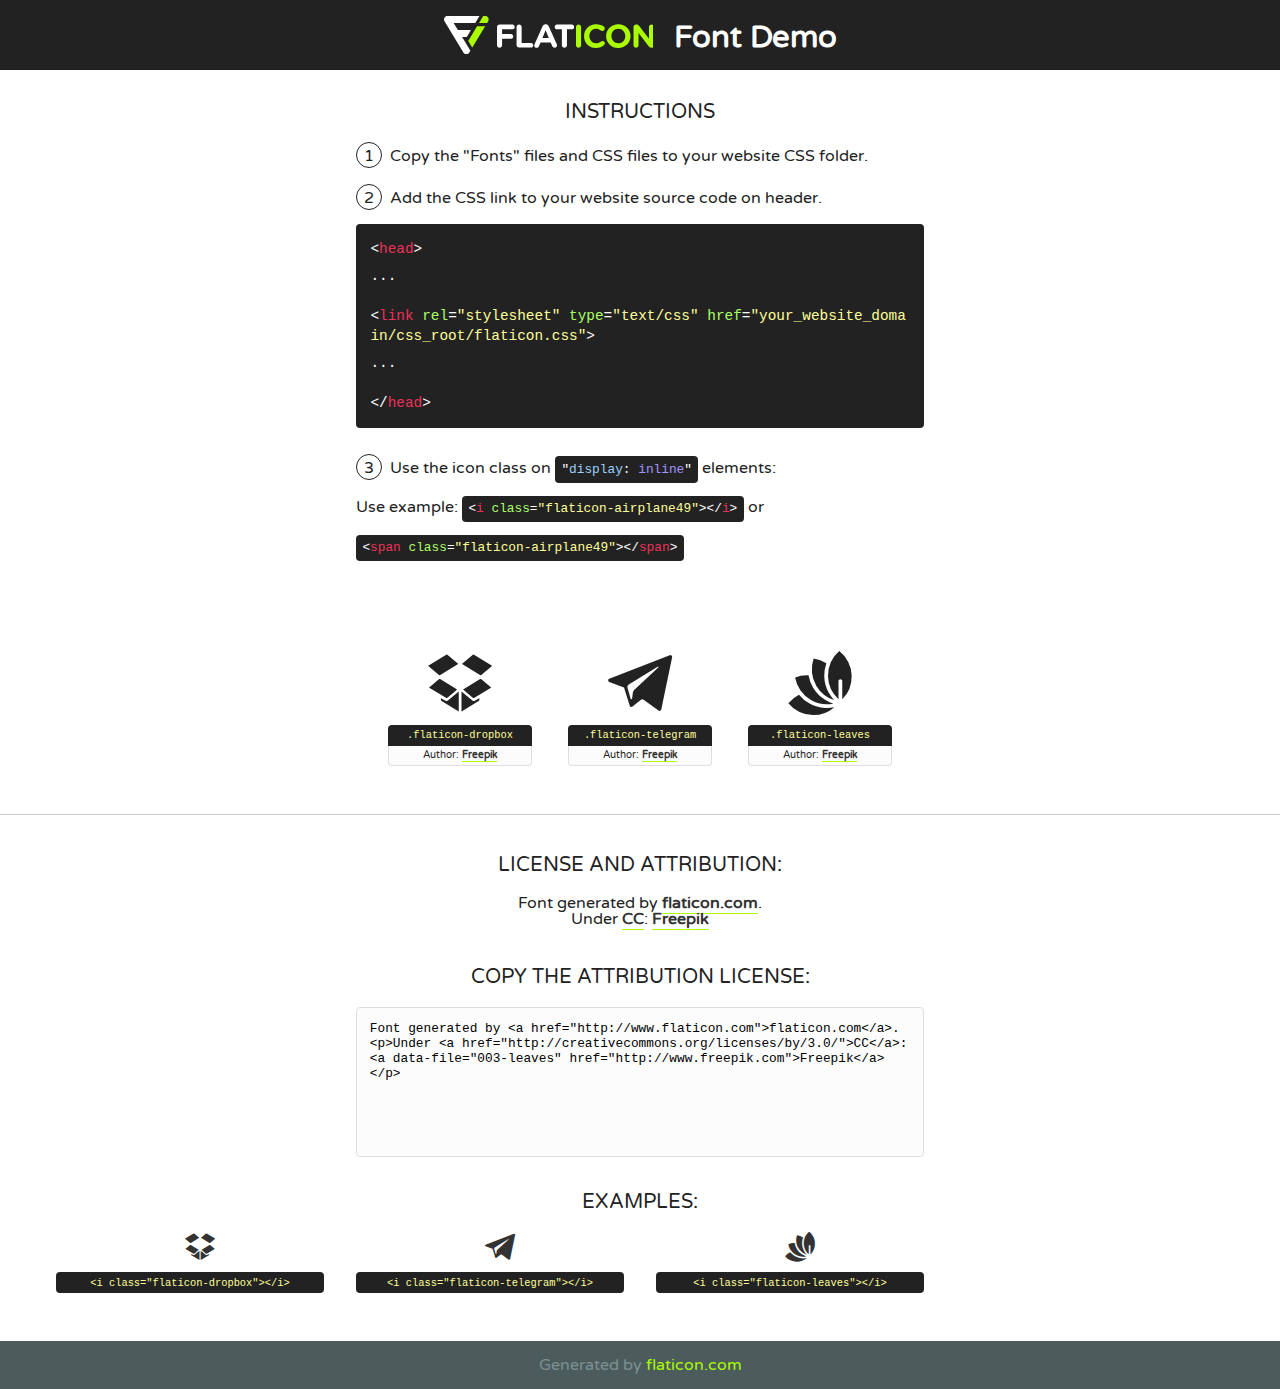
<file: my-icons-collection/font/flaticon.html>
<!DOCTYPE html>
<!--
  Flaticon icon font: Flaticon
  Creation date: 22/04/2017 06:45
-->
<html>
<!DOCTYPE html>
<html>

<head>
    <title>Flaticon WebFont</title>
    <link href="http://fonts.googleapis.com/css?family=Varela+Round" rel="stylesheet" type="text/css" />
    <link rel="stylesheet" type="text/css" href="flaticon.css">
    <meta charset="UTF-8">
    <style>
    html, body, div, span, applet, object, iframe,
    h1, h2, h3, h4, h5, h6, p, blockquote, pre,
    a, abbr, acronym, address, big, cite, code,
    del, dfn, em, img, ins, kbd, q, s, samp,
    small, strike, strong, sub, sup, tt, var,
    b, u, i, center,
    dl, dt, dd, ol, ul, li,
    fieldset, form, label, legend,
    table, caption, tbody, tfoot, thead, tr, th, td,
    article, aside, canvas, details, embed, 
    figure, figcaption, footer, header, hgroup, 
    menu, nav, output, ruby, section, summary,
    time, mark, audio, video {
        margin: 0;
        padding: 0;
        border: 0;
        font-size: 100%;
        font: inherit;
        vertical-align: baseline;
    }
    /* HTML5 display-role reset for older browsers */
    article, aside, details, figcaption, figure, 
    footer, header, hgroup, menu, nav, section {
        display: block;
    }
    body {
        line-height: 1;
    }
    ol, ul {
        list-style: none;
    }
    blockquote, q {
        quotes: none;
    }
    blockquote:before, blockquote:after,
    q:before, q:after {
        content: '';
        content: none;
    }
    table {
        border-collapse: collapse;
        border-spacing: 0;
    }
    body {
        font-family: 'Varela Round', Helvetica, Arial, sans-serif;
        font-size: 16px;
        color: #222;
    }
    a {
        color: #333;
        border-bottom: 1px solid #a9fd00;
        font-weight: bold;
        text-decoration: none;
    }
    * {
        -moz-box-sizing: border-box;
        -webkit-box-sizing: border-box;
        box-sizing: border-box;
        margin: 0;
        padding: 0;
    }
    [class^="flaticon-"]:before, [class*=" flaticon-"]:before, [class^="flaticon-"]:after, [class*=" flaticon-"]:after {
        font-family: Flaticon;
        font-size: 30px;
        font-style: normal;
        margin-left: 20px;
        color: #333;
    }
    .wrapper {
        max-width: 600px;
        margin: auto;
        padding: 0 1em;
    }
    .title {
        font-size: 1.25em;
        text-align: center;
        margin-bottom: 1em;
        text-transform: uppercase;
    }
    header {
        text-align: center;
        background-color: #222;
        color: #fff;
        padding: 1em;
    }
    header .logo {
        width: 210px;
        height: 38px;
        display: inline-block;
        vertical-align: middle;
        margin-right: 1em;
        border: none;
    }
    header strong {
        font-size: 1.95em;
        font-weight: bold;
        vertical-align: middle;
        margin-top: 5px;
        display: inline-block;
    }
    .demo {
        margin: 2em auto;
        line-height: 1.25em;
    }
    .demo ul li {
        margin-bottom: 1em;
    }
    .demo ul li .num {
        color: #222;
        border-radius: 20px;
        display: inline-block;
        width: 26px;
        padding: 3px;
        height: 26px;
        text-align: center;
        margin-right: 0.5em;
        border: 1px solid #222;
    }
    .demo ul li code {
        background-color: #222;
        border-radius: 4px;
        padding: 0.25em 0.5em;
        display: inline-block;
        color: #fff;
        font-family: Consolas,Monaco,Lucida Console,Liberation Mono,DejaVu Sans Mono,Bitstream Vera Sans Mono,Courier New, monospace;
        font-weight: lighter;
        margin-top: 1em;
        font-size: 0.8em;
        word-break: break-all;
    }
    .demo ul li code.big {
        padding: 1em;
        font-size: 0.9em;
    }
    .demo ul li code .red {
        color: #EF3159;
    }
    .demo ul li code .green {
        color: #ACFF65;
    }
    .demo ul li code .yellow {
        color: #FFFF99;
    }
    .demo ul li code .blue {
        color: #99D3FF;
    }
    .demo ul li code .purple {
        color: #A295FF;
    }
    .demo ul li code .dots {
        margin-top: 0.5em;
        display: block;
    }
    #glyphs {
        border-bottom: 1px solid #ccc;
        padding: 2em 0;
        text-align: center;
    }
    .glyph {
        display: inline-block;
        width: 9em;
        margin: 1em;
        text-align: center;
        vertical-align: top;
        background: #FFF;
    }
    .glyph .glyph-icon {
        padding: 10px;
        display: block;
        font-family:"Flaticon";
        font-size: 64px;
        line-height: 1;
    }
    .glyph .glyph-icon:before {
        font-size: 64px;
        color: #222;
        margin-left: 0;
    }
    .class-name {
        font-size: 0.65em;
        background-color: #222;
        color: #fff;
        border-radius: 4px 4px 0 0;
        padding: 0.5em;
        color: #FFFF99;
        font-family: Consolas,Monaco,Lucida Console,Liberation Mono,DejaVu Sans Mono,Bitstream Vera Sans Mono,Courier New, monospace;
    }
    .author-name {
        font-size: 0.6em;
        background-color: #fcfcfd;
        border: 1px solid #DEDEE4;
        border-top: 0;
        border-radius: 0 0 4px 4px;
        padding: 0.5em;
    }
    .class-name:last-child {
        font-size: 10px;
        color:#888;
    }
    .class-name:last-child a {
        font-size: 10px;
        color:#555;
    }
    .class-name:last-child a:hover {
        color:#a9fd00;
    }
    .glyph > input {
        display: block;
        width: 100px;
        margin: 5px auto;
        text-align: center;
        font-size: 12px;
        cursor: text;
    }
    .glyph > input.icon-input {
        font-family:"Flaticon";
        font-size: 16px;
        margin-bottom: 10px;
    }
    .attribution .title {
        margin-top: 2em;
    }
    .attribution textarea {
        background-color: #fcfcfd;
        padding: 1em;
        border: none;
        box-shadow: none;
        border: 1px solid #DEDEE4;
        border-radius: 4px;
        resize: none;
        width: 100%;
        height: 150px;
        font-size: 0.8em;
        font-family: Consolas,Monaco,Lucida Console,Liberation Mono,DejaVu Sans Mono,Bitstream Vera Sans Mono,Courier New, monospace;
        -webkit-appearance: none;
    }
    .iconsuse {
        margin: 2em auto;
        text-align: center;
        max-width: 1200px;
    }
    .iconsuse:after {
        content: '';
        display: table;
        clear: both;
    }
    .iconsuse .image {
        float: left;
        width: 25%;
        padding: 0 1em;
    }
    .iconsuse .image p {
        margin-bottom: 1em;
    }
    .iconsuse .image span {
        display: block;
        font-size: 0.65em;
        background-color: #222;
        color: #fff;
        border-radius: 4px;
        padding: 0.5em;
        color: #FFFF99;
        margin-top: 1em;
        font-family: Consolas,Monaco,Lucida Console,Liberation Mono,DejaVu Sans Mono,Bitstream Vera Sans Mono,Courier New, monospace;
    }
    #footer {
        text-align: center;
        background-color: #4C5B5C;
        color: #7c9192;
        padding: 1em;
    }
    #footer a {
        border: none;
        color: #a9fd00;
        font-weight: normal;
    }
    @media (max-width: 960px) {
        .iconsuse .image {
            width: 50%;
        }
    }
    @media (max-width: 560px) {
        .iconsuse .image {
            width: 100%;
        }
    }
    </style>
</head>

<body class="characters-off">

    <header>
        <a href="http://www.flaticon.com" target="_blank" class="logo">
            <svg version="1.1" xmlns="http://www.w3.org/2000/svg" xmlns:xlink="http://www.w3.org/1999/xlink" xmlns:a="http://ns.adobe.com/AdobeSVGViewerExtensions/3.0/" viewBox="0 0 560.875 102.036" enable-background="new 0 0 560.875 102.036" xml:space="preserve">
                <defs>
                </defs>
                <g>
                    <g class="letters">
                        <path fill="#ffffff" d="M141.596,29.675c0-3.777,2.985-6.767,6.764-6.767h34.438c3.426,0,6.15,2.728,6.15,6.15
                        c0,3.43-2.724,6.149-6.15,6.149h-27.674v13.091h23.719c3.429,0,6.151,2.724,6.151,6.15c0,3.43-2.723,6.149-6.151,6.149h-23.719
                        v17.574c0,3.773-2.986,6.761-6.764,6.761c-3.779,0-6.764-2.989-6.764-6.761V29.675z"></path>
                        <path fill="#ffffff" d="M193.844,29.149c0-3.781,2.985-6.767,6.764-6.767c3.776,0,6.763,2.985,6.763,6.767v42.957h25.039
                        c3.426,0,6.149,2.726,6.149,6.153c0,3.425-2.723,6.15-6.149,6.15h-31.802c-3.779,0-6.764-2.986-6.764-6.768V29.149z"></path>
                        <path fill="#ffffff" d="M241.891,75.71l21.438-48.407c1.492-3.341,4.215-5.357,7.906-5.357h0.792
                        c3.686,0,6.323,2.017,7.815,5.357l21.439,48.407c0.436,0.967,0.701,1.845,0.701,2.723c0,3.602-2.809,6.501-6.414,6.501
                        c-3.161,0-5.269-1.845-6.499-4.655l-4.132-9.661h-27.059l-4.301,10.102c-1.144,2.631-3.426,4.214-6.237,4.214
                        c-3.517,0-6.24-2.81-6.24-6.325C241.1,77.64,241.451,76.677,241.891,75.71z M279.932,58.666l-8.521-20.297l-8.526,20.297H279.932
                        z"></path>
                        <path fill="#ffffff" d="M314.864,35.387H301.86c-3.429,0-6.239-2.813-6.239-6.238c0-3.429,2.811-6.24,6.239-6.24h39.533
                        c3.426,0,6.237,2.811,6.237,6.24c0,3.425-2.811,6.238-6.237,6.238h-13.001v42.785c0,3.773-2.99,6.761-6.764,6.761
                        c-3.779,0-6.764-2.989-6.764-6.761V35.387z"></path>
                        <path fill="#A9FD00" d="M352.615,29.149c0-3.781,2.985-6.767,6.767-6.767c3.774,0,6.761,2.985,6.761,6.767v49.024
                        c0,3.773-2.987,6.761-6.761,6.761c-3.781,0-6.767-2.989-6.767-6.761V29.149z"></path>
                        <path fill="#A9FD00" d="M374.132,53.836v-0.179c0-17.481,13.178-31.801,32.065-31.801c9.22,0,15.459,2.458,20.557,6.238
                        c1.402,1.054,2.637,2.985,2.637,5.357c0,3.692-2.985,6.59-6.681,6.59c-1.845,0-3.071-0.702-4.044-1.319
                        c-3.776-2.813-7.729-4.393-12.562-4.393c-10.364,0-17.831,8.611-17.831,19.154v0.173c0,10.542,7.291,19.329,17.831,19.329
                        c5.715,0,9.492-1.756,13.359-4.834c1.049-0.874,2.458-1.491,4.039-1.491c3.429,0,6.325,2.813,6.325,6.236
                        c0,2.106-1.056,3.78-2.282,4.834c-5.539,4.834-12.036,7.733-21.878,7.733C387.572,85.464,374.132,71.493,374.132,53.836z"></path>
                        <path fill="#A9FD00" d="M433.009,53.836v-0.179c0-17.481,13.79-31.801,32.766-31.801c18.981,0,32.592,14.143,32.592,31.628v0.173
                        c0,17.483-13.785,31.807-32.769,31.807C446.625,85.464,433.009,71.32,433.009,53.836z M484.224,53.836v-0.179
                        c0-10.539-7.725-19.326-18.626-19.326c-10.893,0-18.449,8.611-18.449,19.154v0.173c0,10.542,7.73,19.329,18.626,19.329
                        C476.676,72.986,484.224,64.378,484.224,53.836z"></path>
                        <path fill="#A9FD00" d="M506.233,29.321c0-3.774,2.99-6.763,6.767-6.763h1.401c3.252,0,5.183,1.583,7.029,3.953l26.093,34.265
                        V29.059c0-3.692,2.99-6.677,6.681-6.677c3.683,0,6.671,2.985,6.671,6.677v48.934c0,3.78-2.987,6.765-6.764,6.765h-0.436
                        c-3.257,0-5.188-1.581-7.034-3.953l-27.056-35.492v32.944c0,3.687-2.985,6.676-6.678,6.676c-3.683,0-6.673-2.989-6.673-6.676
                        V29.321z"></path>
                    </g>
                    <g class="insignia">
                        <path fill="#ffffff" d="M48.372,56.137h12.517l11.156-18.537H37.186L25.688,18.539h57.825L94.668,0H9.271
                        C5.925,0,2.842,1.801,1.198,4.716c-1.644,2.907-1.593,6.482,0.134,9.343l50.38,83.501c1.678,2.781,4.689,4.476,7.938,4.476
                        c3.246,0,6.257-1.695,7.935-4.476l2.898-4.804L48.372,56.137z"></path>
                        <g class="i">
                            <path fill="#A9FD00" d="M93.575,18.539h0.031v0.004l21.652,0.004l2.705-4.488c1.727-2.861,1.778-6.436,0.133-9.343
                            C116.454,1.801,113.371,0,110.026,0h-5.294L93.575,18.539z"></path>
                            <polygon fill="#A9FD00" points="88.291,27.356 64.725,66.486 75.519,84.404 109.942,27.356"></polygon>
                        </g>
                    </g>
                </g>
            </svg>
        </a>
        <strong>Font Demo</strong>
    </header>


    <section class="demo wrapper">

        <p class="title">Instructions</p>

        <ul>
            <li>
                <span class="num">1</span>Copy the "Fonts" files and CSS files to your website CSS folder.
            </li>
            <li>
                <span class="num">2</span>Add the CSS link to your website source code on header.
                <code class="big">
                    &lt;<span class="red">head</span>&gt;
                    <br/><span class="dots">...</span>
                    <br/>&lt;<span class="red">link</span> <span class="green">rel</span>=<span class="yellow">"stylesheet"</span> <span class="green">type</span>=<span class="yellow">"text/css"</span> <span class="green">href</span>=<span class="yellow">"your_website_domain/css_root/flaticon.css"</span>&gt;
                    <br/><span class="dots">...</span>
                    <br/>&lt;/<span class="red">head</span>&gt;
                </code>
            </li>

            <li>
                <p>
                    <span class="num">3</span>Use the icon class on <code>"<span class="blue">display</span>:<span class="purple"> inline</span>"</code> elements:
                    <br />
                    Use example: <code>&lt;<span class="red">i</span> <span class="green">class</span>=<span class="yellow">&quot;flaticon-airplane49&quot;</span>&gt;&lt;/<span class="red">i</span>&gt;</code> or <code>&lt;<span class="red">span</span> <span class="green">class</span>=<span class="yellow">&quot;flaticon-airplane49&quot;</span>&gt;&lt;/<span class="red">span</span>&gt;</code>
            </li>
        </ul>

    </section>




   <section id="glyphs">          
    
      
        <div class="glyph"><div class="glyph-icon flaticon-dropbox"></div>
            <div class="class-name">.flaticon-dropbox</div>
            <div class="author-name">Author: <a data-file="001-dropbox" href="http://www.freepik.com">Freepik</a> </div> 
        </div>        
        
        <div class="glyph"><div class="glyph-icon flaticon-telegram"></div>
            <div class="class-name">.flaticon-telegram</div>
            <div class="author-name">Author: <a data-file="002-telegram" href="http://www.freepik.com">Freepik</a> </div> 
        </div>        
        
        <div class="glyph"><div class="glyph-icon flaticon-leaves"></div>
            <div class="class-name">.flaticon-leaves</div>
            <div class="author-name">Author: <a data-file="003-leaves" href="http://www.freepik.com">Freepik</a> </div> 
        </div>        
        

    </section>



    <section class="attribution wrapper"   style="text-align:center;">

      <div class="title">License and attribution:</div><div class="attrDiv">Font generated by <a href="http://www.flaticon.com">flaticon.com</a>. <div><p>Under <a href="http://creativecommons.org/licenses/by/3.0/">CC</a>: <a data-file="003-leaves" href="http://www.freepik.com">Freepik</a></p>  </div>
      </div>
      <div class="title">Copy the Attribution License:</div>

    <textarea onclick="this.focus();this.select();">Font generated by &lt;a href=&quot;http://www.flaticon.com&quot;&gt;flaticon.com&lt;/a&gt;. <p>Under <a href="http://creativecommons.org/licenses/by/3.0/">CC</a>: <a data-file="003-leaves" href="http://www.freepik.com">Freepik</a></p>  
     </textarea>

    </section>

    <section class="iconsuse">

          <div class="title">Examples:</div>            
             
            <div class="image">
                <p>
                    <i class="glyph-icon flaticon-dropbox"></i> 
                    <span>&lt;i class=&quot;flaticon-dropbox&quot;&gt;&lt;/i&gt;</span>
                </p>
            </div>
            
            <div class="image">
                <p>
                    <i class="glyph-icon flaticon-telegram"></i> 
                    <span>&lt;i class=&quot;flaticon-telegram&quot;&gt;&lt;/i&gt;</span>
                </p>
            </div>
            
            <div class="image">
                <p>
                    <i class="glyph-icon flaticon-leaves"></i> 
                    <span>&lt;i class=&quot;flaticon-leaves&quot;&gt;&lt;/i&gt;</span>
                </p>
            </div>
                       
        </div>
                            
    </section>

<div id="footer">
    <div>Generated by <a href="http://www.flaticon.com">flaticon.com</a>
    </div>
</div>



</body>
</html>
</file>
<file: my-icons-collection/font/flaticon.css>
/*
  	Flaticon icon font: Flaticon
  	Creation date: 22/04/2017 06:45
  	*/

@font-face {
  font-family: "Flaticon";
  src: url("./Flaticon.eot");
  src: url("./Flaticon.eot?#iefix") format("embedded-opentype"),
       url("./Flaticon.woff") format("woff"),
       url("./Flaticon.ttf") format("truetype"),
       url("./Flaticon.svg#Flaticon") format("svg");
  font-weight: normal;
  font-style: normal;
}

@media screen and (-webkit-min-device-pixel-ratio:0) {
  @font-face {
    font-family: "Flaticon";
    src: url("./Flaticon.svg#Flaticon") format("svg");
  }
}

[class^="flaticon-"]:before, [class*=" flaticon-"]:before,
[class^="flaticon-"]:after, [class*=" flaticon-"]:after {   
  font-family: Flaticon;
        font-size: 20px;
font-style: normal;
margin-left: 20px;
}

.flaticon-dropbox:before { content: "\f100"; }
.flaticon-telegram:before { content: "\f101"; }
.flaticon-leaves:before { content: "\f102"; }
</file>
<file: isotope-docs/isotope-docs/css/isotope-docs.css>
/*! normalize.css v4.1.1 | MIT License | github.com/necolas/normalize.css */

/**
 * 1. Change the default font family in all browsers (opinionated).
 * 2. Correct the line height in all browsers.
 * 3. Prevent adjustments of font size after orientation changes in IE and iOS.
 */

html {
  font-family: sans-serif; /* 1 */
  line-height: 1.15; /* 2 */
  -ms-text-size-adjust: 100%; /* 3 */
  -webkit-text-size-adjust: 100%; /* 3 */
}

/**
 * Remove the margin in all browsers (opinionated).
 */

body {
  margin: 0;
}

/* HTML5 display definitions
   ========================================================================== */

/**
 * Add the correct display in IE 9-.
 * 1. Add the correct display in Edge, IE, and Firefox.
 * 2. Add the correct display in IE.
 */

article,
aside,
details, /* 1 */
figcaption,
figure,
footer,
header,
main, /* 2 */
menu,
nav,
section,
summary { /* 1 */
  display: block;
}

/**
 * Add the correct display in IE 9-.
 */

audio,
canvas,
progress,
video {
  display: inline-block;
}

/**
 * Add the correct display in iOS 4-7.
 */

audio:not([controls]) {
  display: none;
  height: 0;
}

/**
 * Add the correct vertical alignment in Chrome, Firefox, and Opera.
 */

progress {
  vertical-align: baseline;
}

/**
 * Add the correct display in IE 10-.
 * 1. Add the correct display in IE.
 */

template, /* 1 */
[hidden] {
  display: none;
}

/* Links
   ========================================================================== */

/**
 * 1. Remove the gray background on active links in IE 10.
 * 2. Remove gaps in links underline in iOS 8+ and Safari 8+.
 */

a {
  background-color: transparent; /* 1 */
  -webkit-text-decoration-skip: objects; /* 2 */
}

/**
 * Remove the outline on focused links when they are also active or hovered
 * in all browsers (opinionated).
 */

a:active,
a:hover {
  outline-width: 0;
}

/* Text-level semantics
   ========================================================================== */

/**
 * 1. Remove the bottom border in Firefox 39-.
 * 2. Add the correct text decoration in Chrome, Edge, IE, Opera, and Safari.
 */

abbr[title] {
  border-bottom: none; /* 1 */
  text-decoration: underline; /* 2 */
  text-decoration: underline dotted; /* 2 */
}

/**
 * Prevent the duplicate application of `bolder` by the next rule in Safari 6.
 */

b,
strong {
  font-weight: inherit;
}

/**
 * Add the correct font weight in Chrome, Edge, and Safari.
 */

b,
strong {
  font-weight: bolder;
}

/**
 * Add the correct font style in Android 4.3-.
 */

dfn {
  font-style: italic;
}

/**
 * Correct the font size and margin on `h1` elements within `section` and
 * `article` contexts in Chrome, Firefox, and Safari.
 */

h1 {
  font-size: 2em;
  margin: 0.67em 0;
}

/**
 * Add the correct background and color in IE 9-.
 */

mark {
  background-color: #ff0;
  color: #000;
}

/**
 * Add the correct font size in all browsers.
 */

small {
  font-size: 80%;
}

/**
 * Prevent `sub` and `sup` elements from affecting the line height in
 * all browsers.
 */

sub,
sup {
  font-size: 75%;
  line-height: 0;
  position: relative;
  vertical-align: baseline;
}

sub {
  bottom: -0.25em;
}

sup {
  top: -0.5em;
}

/* Embedded content
   ========================================================================== */

/**
 * Remove the border on images inside links in IE 10-.
 */

img {
  border-style: none;
}

/**
 * Hide the overflow in IE.
 */

svg:not(:root) {
  overflow: hidden;
}

/* Grouping content
   ========================================================================== */

/**
 * 1. Correct the inheritance and scaling of font size in all browsers.
 * 2. Correct the odd `em` font sizing in all browsers.
 */

code,
kbd,
pre,
samp {
  font-family: monospace, monospace; /* 1 */
  font-size: 1em; /* 2 */
}

/**
 * Add the correct margin in IE 8.
 */

figure {
  margin: 1em 40px;
}

/**
 * 1. Add the correct box sizing in Firefox.
 * 2. Show the overflow in Edge and IE.
 */

hr {
  box-sizing: content-box; /* 1 */
  height: 0; /* 1 */
  overflow: visible; /* 2 */
}

/* Forms
   ========================================================================== */

/**
 * 1. Change font properties to `inherit` in all browsers (opinionated).
 * 2. Remove the margin in Firefox and Safari.
 */

button,
input,
optgroup,
select,
textarea {
  font: inherit; /* 1 */
  margin: 0; /* 2 */
}

/**
 * Restore the font weight unset by the previous rule.
 */

optgroup {
  font-weight: bold;
}

/**
 * Show the overflow in IE.
 * 1. Show the overflow in Edge.
 */

button,
input { /* 1 */
  overflow: visible;
}

/**
 * Remove the inheritance of text transform in Edge, Firefox, and IE.
 * 1. Remove the inheritance of text transform in Firefox.
 */

button,
select { /* 1 */
  text-transform: none;
}

/**
 * 1. Prevent a WebKit bug where (2) destroys native `audio` and `video`
 *    controls in Android 4.
 * 2. Correct the inability to style clickable types in iOS and Safari.
 */

button,
html [type="button"], /* 1 */
[type="reset"],
[type="submit"] {
  -webkit-appearance: button; /* 2 */
}

/**
 * Remove the inner border and padding in Firefox.
 */

button::-moz-focus-inner,
[type="button"]::-moz-focus-inner,
[type="reset"]::-moz-focus-inner,
[type="submit"]::-moz-focus-inner {
  border-style: none;
  padding: 0;
}

/**
 * Restore the focus styles unset by the previous rule.
 */

button:-moz-focusring,
[type="button"]:-moz-focusring,
[type="reset"]:-moz-focusring,
[type="submit"]:-moz-focusring {
  outline: 1px dotted ButtonText;
}

/**
 * Change the border, margin, and padding in all browsers (opinionated).
 */

fieldset {
  border: 1px solid #c0c0c0;
  margin: 0 2px;
  padding: 0.35em 0.625em 0.75em;
}

/**
 * 1. Correct the text wrapping in Edge and IE.
 * 2. Correct the color inheritance from `fieldset` elements in IE.
 * 3. Remove the padding so developers are not caught out when they zero out
 *    `fieldset` elements in all browsers.
 */

legend {
  box-sizing: border-box; /* 1 */
  color: inherit; /* 2 */
  display: table; /* 1 */
  max-width: 100%; /* 1 */
  padding: 0; /* 3 */
  white-space: normal; /* 1 */
}

/**
 * Remove the default vertical scrollbar in IE.
 */

textarea {
  overflow: auto;
}

/**
 * 1. Add the correct box sizing in IE 10-.
 * 2. Remove the padding in IE 10-.
 */

[type="checkbox"],
[type="radio"] {
  box-sizing: border-box; /* 1 */
  padding: 0; /* 2 */
}

/**
 * Correct the cursor style of increment and decrement buttons in Chrome.
 */

[type="number"]::-webkit-inner-spin-button,
[type="number"]::-webkit-outer-spin-button {
  height: auto;
}

/**
 * 1. Correct the odd appearance in Chrome and Safari.
 * 2. Correct the outline style in Safari.
 */

[type="search"] {
  -webkit-appearance: textfield; /* 1 */
  outline-offset: -2px; /* 2 */
}

/**
 * Remove the inner padding and cancel buttons in Chrome and Safari on OS X.
 */

[type="search"]::-webkit-search-cancel-button,
[type="search"]::-webkit-search-decoration {
  -webkit-appearance: none;
}

/**
 * Correct the text style of placeholders in Chrome, Edge, and Safari.
 */

::-webkit-input-placeholder {
  color: inherit;
  opacity: 0.54;
}

/**
 * 1. Correct the inability to style clickable types in iOS and Safari.
 * 2. Change font properties to `inherit` in Safari.
 */

::-webkit-file-upload-button {
  -webkit-appearance: button; /* 1 */
  font: inherit; /* 2 */
}

/* button
------------------------- */

.button {
  display: inline-block;
  padding: 5px 15px;
  margin-bottom: 10px;
  background-color: #F8F8F8;
  background-image: linear-gradient( hsla(0, 0%, 0%, 0), hsla(0, 0%, 0%, 0.1) );
  border: 1px solid #CCC;
  border-radius: 5px;
  cursor: pointer;
}

.button:hover {
  background-color: #8CF;
}

.button.is-checked,
.button.is-selected {
  background-color: #19F;
  color: white;
}

.button:active {
  color: white;
  background-color: #59F;
  box-shadow: inset 0 1px 10px hsla(0, 0%, 0%, 0.8);
}

/* hide radio inputs */
.button input[type="radio"] { display: none; }

/* ---- button-group ---- */

.button-group:after {
  content: '';
  display: block;
  clear: both;
}

.button-group .button {
  float: left;
  border-radius: 0;
  margin-left: -1px;
}

.button-group .button:first-child { border-radius: 5px 0 0 5px; }
.button-group .button:last-child { border-radius: 0 5px 5px 0; }

/* buy-button
------------------------- */

.buy-button {
  display: block;
  margin-bottom: 10px;
  line-height: 1.3rem;
  border-radius: 8px;
  padding: 10px 100px 10px 10px;
  position: relative;
  text-align: center;
}

.buy-button__project,
.buy-button__title,
.buy-button__license {
}

.buy-button__title {
  font-weight: bold;
}

.buy-button__for {
  display: block;
  font-style: italic;
}

.buy-button__price {
  font-size: 1.6rem;
  background: #888;
  color: white;
  position: absolute;
  right: 0;
  top: 0;
  height: 100%;
  width: 80px;
  border-radius: 0 8px 8px 0;
  text-align: center;
  line-height: 64px;
}

.buy-button__price__dollar {
  font-size: 1.4rem;
  margin-right: 3px;
  vertical-align: top;
}

@media screen and (min-width: 768px) {

  /* ---- buy-button-trio ---- */

  .buy-button-trio {
    margin-top: 40px;
    margin-bottom: 50px;
  }

  .buy-button-trio:after {
    content: '';
    display: block;
    clear: both;
  }

  /* ---- buy-button-trio buy-button ---- */

  .buy-button-trio .buy-button {
    float: left;
    width: 31.33%;
    margin-right: 3%;
  }

  .buy-button-trio .buy-button:nth-child(3) {
    margin-right: 0;
  }

  .buy-button-trio .buy-button {
    transition: transform 0.2s;
    padding: 20px 0 0;
  }

  .buy-button-trio .buy-button > span {
    display: block;
    padding-left: 10px;
    padding-right: 10px;
  }

  .buy-button-trio .buy-button__project,
  .buy-button-trio .buy-button__license {
    font-size: 1.1rem;
  }

  .buy-button-trio .buy-button__title {
    font-size: 1.9rem;
    line-height: 1.2;
  }

  .buy-button-trio .buy-button__license {
    margin-bottom: 15px;
  }

  .buy-button-trio .buy-button__for {
    margin-bottom: 20px;
    font-size: 1.1rem;
  }

  .buy-button-trio .buy-button__price {
    position: relative;
    width: auto;
    font-size: 2.4rem;
    line-height: 1.3;
    padding-top: 15px;
    padding-bottom: 10px;
    border-radius: 0 0 8px 8px;
  }

  .buy-button-trio .buy-button__was-price {
    display: block;
    padding-bottom: 10px;
  }

  .buy-button-trio .buy-button__price__dollar {
    position: relative;
    top: 8px;
  }


  .buy-button-trio .buy-button:hover {
    transform: translateY(-5px);
  }

}

/* commercial-license-agreement
------------------------- */

.commercial-license-agreement h3 {
  counter-increment: cla-h3;
  counter-reset: cla-part;
}

.commercial-license-agreement h3:before {
  content: counter(cla-h3) '.';
  margin-right: 0.25rem;
  color: #888;
  font-family: 'Texta', sans-serif;
}

.cla__part {
  counter-increment: cla-part;
}

.cla__part:before,
.cla__definitions-list li:before {
  content: counter(cla-h3) '.' counter(cla-part) '.';
  color: #888;
  margin-right: 0.25rem;
}

.cla__definitions-list {
  list-style: none;
  padding-left: 2.6rem;
}

.cla__definitions-list li {
  text-indent: -1.5rem;
  margin-bottom: 0.5rem;
  counter-increment: cla-definitions-item;
}

.cla__definitions-list li:before {
  content: counter(cla-h3) '.' counter(cla-definitions-item) '.';
}

/* duo
two columns for large devices
------------------------- */

.duo:after {
  content: '';
  display: block;
  clear: both;
}

.duo__cell {
  margin-bottom: 10px;
}

/* --- duo--legal --- */


.duo--legal__plain {
  padding: 0 0.8rem;
  background: #FAFAFA;
  color: #888;
}

.duo--legal--first .duo--legal__official:before,
.duo--legal--first .duo--legal__plain:before {
  display: block;
  padding-top: 0.5rem;
  font-size: 0.88rem;
  color: #888;
}

.duo--legal--first .duo--legal__official:before {
  content: 'Official legal copy'
}

.duo--legal--first  .duo--legal__plain:before {
  content: 'Plain English'
}


@media screen and ( min-width: 768px ) {

  .duo__cell {
    float: left;
    width: 48.5%;
  }

  .duo__cell:first-child {
    margin-right: 3%;
  }

  .duo__cell--license-option p { margin-top: 0; }

}

/* fizzy-bear-shirt
------------------------- */

.fizzy-bear-shirt {
  margin: 40px 0;
}

.fizzy-bear-shirt__title {
  font-size: 1.6rem;
}

.fizzy-bear-shirt__image {
  display: block;
  max-width: 100%;
  margin-bottom: 10px;
}

/* metafizzy-brand
------------------------- */

.metafizzy-logo {
  width: 45px;
  height: auto;
}

.metafizzy-wordmark {
  width: 160px;
  height: auto;
}

/* showcase-item
------------------------- */

.showcase-item__link {
  display: block;
  padding: 10px;
  background: white;
  margin-bottom: 20px;
  border-radius: 8px;
  background: #DDD;
}

.showcase-item__link:after {
  content: '';
  display: block;
  clear: both;
}

.showcase-item__image {
  width: 80px;
  float: left;
  display: block;
}

.showcase-item__image svg {
  display: block;
  border-radius: 5px;
  width: 100%;
  height: auto;
}

.showcase-item__text {
  float: left;
  width: calc( 100% - 120px );
  padding-left: 10px;
}

.showcase-item__title {
  margin: 0;
  font-size: 1.4rem;
}

.showcase-item__description {
  margin: 0;
}

@media screen and ( min-width: 768px ) {

  .showcase-item {
    float: left;
    width: 48.5%;
  }

  .showcase-item:nth-child(2n+1) {
    margin-right: 3%;
  }

  .showcase-item__image {
    width: 120px;
  }

  .showcase-item__text {
    padding-left: 20px;
  }

  .showcase-item__title {
    font-size: 2.0rem;
  }

  .showcase-item__description {
    font-size: 1.2rem;
    line-height: 1.2;
  }

}

/* showcase
------------------------- */

.showcase-item-list {
  padding: 0;
  list-style: none;
}

.showcase-item-list:after {
  content: '';
  display: block;
  clear: both;
}

/* site-footer
------------------------- */

.site-footer {
  padding: 40px 0;
  margin-top: 60px;
}

.site-footer__copy {
  font-size: 1.2rem;
}

.site-footer .twitter-logo {
  width: 1.3rem;
  height: 1.3rem;
  vertical-align: middle;
}

/* flickity-illo
------------------------- */

.flickity-illo { background: #ED0; }

/* isotope-illo
------------------------- */

.isotope-illo { background: #222; }

/*

COLORS

dark brown #262524
dark dark brown #161615
link orange #FB4
blue #4BF
green #1FB


*/

* {
  -webkit-box-sizing: border-box;
     -moz-box-sizing: border-box;
          box-sizing: border-box;
}

/* font-size on html for rem*/
html {
  font-family: Texta, sans-serif;
  font-size: 17px;
  line-height: 1.5;
}

html.export {
  font-family: sans-serif;
  font-size: 15px;
}

body {
  color: #EEE;
  background: #262524;
}

/* ---- links ---- */

a,
a code {
  color: #FB4;
  text-decoration: none;
}

a:hover,
a:hover code {
  color: #4BF;
}

a:active,
a:active code {
  color: #1FB;
  background: #161615;
}

/* ---- headers ---- */

h1, h2, h3, h4 {
  line-height: 1.25;
}

h1 {
  font-weight: bold;
  font-size: 2.65em;
  margin-bottom: 0.2em;
  margin-top: 2.0em;
}

h1:first-child { margin-top: 0; }

h2 {
  font-weight: bold;
}

h3 {
  font-weight: normal;
  font-size: 1.4em;
  margin-top: 2.0em;
  margin-bottom: 0.8em;
}

h4 {
  text-transform: uppercase;
  letter-spacing: 0.1em;
  font-size: 1.1em;
}

/* ---- lists ---- */

ul, ol {
  padding-left: 1.8em;
}

/* ---- code ---- */

pre, code {
  font-family: Consolas, Menlo, monospace;
  font-size: 14px;
  background: #161615;
  color: white;
}

pre {
  padding: 0.8em;
  border-radius: 5px;
  white-space: pre-wrap;
}

code {
  padding: 0.2em 0.3em;
  line-height: 1.2;
  border-radius: 3px;
}

pre code {
  padding: 0;
  line-height: 1.5;
  background: none;
}

a code {
  background: #A2C;
  color: white;
}

a:hover code {
  color: white;
  background: #D26;
}

.clearfix:after {
  content: '';
  clear: both;
  display: block;
}

@media screen and ( min-width: 768px ) {

  html {
    font-size: 19px;
  }

  html.export { font-size: 16px; }

  pre, code, kbd {
    font-size: 15px;
  }

}

/* Code
------------------------- */



code .string,
code .tag .value { color: #0C4; }
code .number, /* integer */
code .cp, /* doctype */
code .literal { color: #38F; } /*boolean*/
code .keyword { color: #F73; } /* keyword */
code .kd, /* storage */
code .attribute { color: #DC8; } /* markup attribute */
code .title { color: #9CF; }
code .params { color: #98D; }
code .regexp  { color: #FC8; } /* regex */
code .o  { color: #F63; }   /* operator */
code .nb { color: #AA97AC;} /* support */
code .built_in { color: #DD8; }

/* comment */
code .comment { color: #999; font-style: italic; }

code .tag { color: #6CF; } /* Markup open tag */

code .id { color: #ABC; } /* css id */
code .class,
code .selector-class { color: #C95; }  /* CSS class */
code .rules { color: #FED; }
code .m  { color: #DE8E50; } /* CSS value */
code .nd { color: #9FAD7E; } /* CSS pseudo selector */
code .hexcolor { color: #F63; }
code .at_rule { color: #088; }


/* isotope keywords */
code .isotope_var { color: #F3F; }
code .jquery_var { color: #DF8; }
code .isotope_keyword { color: #0FF; text-decoration: underline; }

.code-display code {
  font-size: 18px;
}

/* web fonts
------------------------- */

/*@import url("//hello.myfonts.net/count/2d333f");*/

/*
  Just use WOFF2 and WOFF for webfonts
  http://css-tricks.com/snippets/css/using-font-face/ */

/* Texta Heavy */
@font-face {
  font-family: 'Texta';
  font-weight: bold;
  font-style: normal;
  src: url('../fonts/2D333F_0_0.woff2') format('woff2'),
    url('../fonts/2D333F_0_0.woff') format('woff');
}

/* Texta Italic */
@font-face {
  font-family: 'Texta';
  font-weight: normal;
  font-style: italic;
  src: url('../fonts/2D333F_1_0.woff2') format('woff2'),
    url('../fonts/2D333F_1_0.woff') format('woff');
}

/* Texta Regular */
@font-face {
  font-family: 'Texta';
  src: url('../fonts/2D333F_2_0.woff2') format('woff2'),
    url('../fonts/2D333F_2_0.woff') format('woff');
}

@font-face {
	font-family: 'icomoon';
	src:url('../fonts/icomoon.eot');
	src:url('../fonts/icomoon.eot?#iefix') format('embedded-opentype'),
		url('../fonts/icomoon.woff') format('woff'),
		url('../fonts/icomoon.ttf') format('truetype'),
		url('../fonts/icomoon.svg#icomoon') format('svg');
	font-weight: normal;
	font-style: normal;
}

/* Use the following CSS code if you want to use data attributes for inserting your icons */
[data-icon]:before {
	font-family: 'icomoon';
	content: attr(data-icon);
	speak: none;
	font-weight: normal;
	font-variant: normal;
	font-style: normal;
	text-transform: none;
	line-height: 1;
	-webkit-font-smoothing: antialiased;
}

/* Use the following CSS code if you want to have a class per icon */
/*
Instead of a list of all class selectors,
you can use the generic selector below, but it's slower:
[class*="icon-"] {
*/
.icon {
	font-family: 'icomoon';
	speak: none;
	font-style: normal;
	font-weight: normal;
	font-variant: normal;
	text-transform: none;
	line-height: 1;
	-webkit-font-smoothing: antialiased;
}
.icon-file-download:before {
	content: "\e001";
}
.icon-folder-download:before {
	content: "\e002";
}
.icon-github:before {
	content: "\e000";
}

/* main
------------------------- */

.main h1 {
  font-size: 3.8rem;
}

.main h2 {
  font-size: 1.6rem;
  font-weight: normal;
  border-top: 2px solid #484542;
  padding-top: 1.1em;
  margin-top: 1.4em;
}

.main h2:target {
  padding-left: 0.5em;
  background: #D26;
  color: white;
}

.main h3 {
  font-size: 1.3rem;
  border-top: 1px solid #484542;
  padding-top: 0.8em;
  margin: 1.4em 0 0.5em;
}


@media screen and ( min-width: 800px ) {

  .main {
    padding-top: 20px;
    min-height: 540px; /* space so footer doesn't overlap */
  }

  .main h2 {
    font-size: 2.4rem;
  }

  .main h3 {
    font-size: 1.5rem;
    padding-top: 30px;
  }


}


/* ---- instruction ---- */

.instruction {
  font-size: 18px;
  margin-bottom: 0.2em;
  color: #888;
}

/* ---- notification ---- */

/* animate-item-size-item
------------------------- */

.animate-item-size-item {
  float: left;
}

/* animate-item-size-item is invisible, but used for layout */
.animate-item-size-item,
.animate-item-size-item__content {
  width: 60px;
  height: 60px;
}

/* animate-item-size-item__content is visible, and transitions size */
.animate-item-size-item__content {
  background: #8DF;
  border: 2px solid #333;
  border-color: hsla(0, 0%, 0%, 0.7);
  -webkit-transition: width 0.4s, height 0.4s;
     -moz-transition: width 0.4s, height 0.4s;
       -o-transition: width 0.4s, height 0.4s;
          transition: width 0.4s, height 0.4s;
}

.animate-item-size-item:hover .animate-item-size-item__content {
  border-color: white;
  background: #4BF;
  cursor: pointer;
}

/* both animate-item-size-item and animate-item-size-item content change size */
.animate-item-size-item.is-expanded,
.animate-item-size-item.is-expanded .animate-item-size-item__content {
  width: 180px;
  height: 120px;
}

.animate-item-size-item.is-expanded {
  z-index: 2;
}

.animate-item-size-item.is-expanded .animate-item-size-item__content {
  background: #F90;
}

/* ---- responsive ---- */

.grid--animate-item-size-responsive .animate-item-size-item,
.grid--animate-item-size-responsive .grid-sizer {
  width: 20%;
}

.grid--animate-item-size-responsive .animate-item-size-item__content,
.grid--animate-item-size-responsive .animate-item-size-item.is-expanded .animate-item-size-item__content {
  width: 100%;
  height: 100%;
}

/* item has expanded size */
.grid--animate-item-size-responsive .animate-item-size-item.is-expanded {
  width: 60%;
}

/* bootstrap 3
------------------------- */

.bootstrap-3__container-fluid {
  padding-right: 15px;
  padding-left: 15px;
  margin-right: auto;
  margin-left: auto;
}

.bootstrap-3__col-xs-4,
.bootstrap-3__col-xs-6,
.bootstrap-3__col-xs-8,
.bootstrap-3__col-xs-12 {
  padding-right: 15px;
  padding-left: 15px;
}

.bootstrap-3__col-xs-4 { width: 33.333%; }
.bootstrap-3__col-xs-6 { width: 50%; }
.bootstrap-3__col-xs-8 { width: 66.666%; }

.bootstrap-3__grid-item-content {
  height: 100px;
  background: #e6e5e4;
  border: 2px solid #b6b5b4;
  border-color: hsla(0, 0%, 0%, 0.4);
}

.bootstrap-3__grid-item-content--height2 { height: 200px; }

/* sm */
@media (min-width: 768px) {
  .bootstrap-3__col-sm-4 { width: 33.333%; }
  .bootstrap-3__col-sm-8 { width: 66.666%; }
}

/* md */
@media (min-width: 992px) {
  .bootstrap-3__col-md-3 { width: 25%; }
  .bootstrap-3__col-md-6 { width: 50%; }
}

/* call out
------------------------- */

.call-out {
  border-top: 2px solid #FB4;
  border-bottom: 2px solid #FB4;
  padding-left: 40px;
  position: relative;
  margin: 20px 0;
}

/* (i) */
.call-out:before {
  content: 'i';
  display: block;
  width: 20px;
  height: 20px;
  position: absolute;
  left: 5px;
  top: 20px;
  background: #FB4;
  border-radius: 50%;
  text-align: center;
  color: white;
  font-family: Consolas, Georgia, serif;
  font-style: italic;
}

.call-out h2 {
  margin-top: 0;
  padding-top: 10px;
  border-top: none;
}

.call-out--chill { border-color: #1FB; }
.call-out--chill:before { background: #1FB; }

@media screen and (min-width: 768px) {

  .call-out {
    border: 2px solid #FB4;
    padding: 10px 20px 10px 80px;
    border-radius: 6px;
    position: relative;
    margin: 20px 0;
  }

  .call-out--chill { border-color: #1FB; }

  .call-out:before {
    width: 40px;
    height: 40px;
    left: 20px;
    top: 30px;
    font-size: 1.9em;
    line-height: 46px;
  }

}

/* container
------------------------- */

.container {
  margin-left: 10px;
  margin-right: 10px;
  max-width: 1200px;
}

.main .container > * {
  max-width: 700px;
}

.main .container .go-wide,
.main .container .example {
  max-width: none;
}

/* tablet-ish */
@media screen and ( min-width: 768px ) {

  .container {
    margin-left: 220px;
  }

  .main .container > * {
    max-width: 900px;
  }

}

/* desktop */
@media screen and ( min-width: 960px ) {

  .container {
    margin-right: 6%;
  }

}

/* edit-demo
------------------------- */

.edit-demo {
  clear: both;
  font-size: 0.92em;
}

/* element-item
------------------------- */

.element-item {
  position: relative;
  float: left;
  width: 100px;
  height: 100px;
  margin: 5px;
  padding: 10px;
  background: #888;
  color: #262524;
}

.element-item > * {
  margin: 0;
  padding: 0;
}

.element-item .name {
  position: absolute;

  left: 10px;
  top: 60px;
  text-transform: none;
  letter-spacing: 0;
  font-size: 0.8em;
  font-weight: normal;
}

.element-item .symbol {
  position: absolute;
  left: 10px;
  top: 0px;
  font-size: 2.8em;
  font-weight: bold;
  color: white;
}

.element-item .number {
  position: absolute;
  right: 8px;
  top: 5px;
}

.element-item .weight {
  position: absolute;
  left: 10px;
  top: 76px;
  font-size: 0.8em;
}

.element-item.alkali          { background: #F00; background: hsl(   0, 100%, 50%); }
.element-item.alkaline-earth  { background: #F80; background: hsl(  36, 100%, 50%); }
.element-item.lanthanoid      { background: #FF0; background: hsl(  72, 100%, 50%); }
.element-item.actinoid        { background: #0F0; background: hsl( 108, 100%, 50%); }
.element-item.transition      { background: #0F8; background: hsl( 144, 100%, 50%); }
.element-item.post-transition { background: #0FF; background: hsl( 180, 100%, 50%); }
.element-item.metalloid       { background: #08F; background: hsl( 216, 100%, 50%); }
.element-item.diatomic        { background: #00F; background: hsl( 252, 100%, 50%); }
.element-item.halogen         { background: #F0F; background: hsl( 288, 100%, 50%); }
.element-item.noble-gas       { background: #F08; background: hsl( 324, 100%, 50%); }

/* button overwrites
------------------------- */

.button {
  border-color: #222;
}

/* buy-button
------------------------- */

.buy-button {
  background: #161514;
  color: #1FB;
}

.buy-button__price {
  background: #1BF;
}

.buy-button:hover .buy-button__price {
  background: #1FB;
}

/* 
------------------------- */

.duo--legal__plain {
  background: #161514;
  border-radius: 5px;
  color: #AAA;
}

/* showcase overwrites
------------------------- */

.showcase-item__link {
  background: #262524;
  color: #4BF;
}

.showcase-item__link:hover {
  background: #1FB;
  color: #262524;
}

.showcase-item__title { font-weight: bold; }

.huebee-illo__line { stroke: white; }

/* site-footer overwrites
------------------------- */

.site-footer {
  background: #161514;
  position: relative;
}


.fizzy-bear-shirt__link {
  padding: 10px;
  border-radius: 8px;
  background: #262524;
  color: #4BF;
  display: block;
}

.fizzy-bear-shirt__link:hover {
  background: #1FB;
  color: #262524;
}

.fizzy-bear-shirt__title {
  margin-top: 0;
  font-weight: bold;
}

.fizzy-bear-shirt__image { border-radius: 5px; }

.site-footer .twitter-logo { fill: #FB4; }
.site-footer a:hover .twitter-logo { fill: #1BF; }


/* ----  ---- */

.site-footer .metafizzy-logo { width: 45px; }
.site-footer .metafizzy-wordmark { width: 160px; }

.site-footer .metafizzy-wordmark path { fill: #1BF; }

.site-footer .metafizzy-logo__stripe1,
.site-footer .metafizzy-logo__stripe2,
.site-footer .metafizzy-logo__stripe3,
.site-footer .metafizzy-logo__stripe4 { fill: #1BF; }

.site-footer a:hover .metafizzy-wordmark path { fill: white; }

.site-footer a:hover .metafizzy-logo__stripe1 { fill: #C25; }
.site-footer a:hover .metafizzy-logo__stripe2 { fill: #E62; }
.site-footer a:hover .metafizzy-logo__stripe3 { fill: #EA0; }
.site-footer a:hover .metafizzy-logo__stripe4 { fill: #19F; }

@media screen and ( min-width: 960px ) {

  /* sidebar brand */

  .site-footer .metafizzy-brand {
    position: absolute;
    left: 20px;
    top: 60px;
    width: 180px;
  }

  .site-footer .metafizzy-logo {
    display: block;
    width: 90px;
    margin: 0 auto 10px;
  }

  .site-footer .metafizzy-wordmark {
    width: 140px;
    margin: 0 auto;
    display: block;
  }

}

/* gh-button
------------------------- */

.gh-button {
  display: inline-block;
  background: none;
  border: none;
  font-family: Helvetica, Arial, sans-serif;
  color: #333;
}

.gh-button__title,
.gh-button__stat {
  float: left;
  font-size: 18px;
  font-weight: bold;
  line-height: 20px;
  padding: 5px 10px;
  border: 1px solid #d5d5d5;
}

.gh-button__icon {
  height: 21px;
  fill: #333;
  display: inline-block;
  vertical-align: bottom;
}

.gh-button__title {
  background-color: #eee;
  background-image: linear-gradient(#fcfcfc, #eee);
  border-radius: 4px 0 0 4px;
}

.gh-button__icon--github-logo {
  margin-right: 0.2em;
}

.gh-button__stat {
  border-left: 0;
  border-radius: 0 4px 4px 0;
  background: white;
}

.gh-button:hover { color: #333; }

.gh-button:hover .gh-button__title {
  background-color: #ddd;
  background-image: linear-gradient(#eee, #ddd);
}

.gh-button:hover .gh-button__stat {
  color: #4078c0;
}

.gh-button:hover .gh-button__icon--star {
  fill: #4078c0;
}

/* grid
------------------------- */

.grid {
  border: 2px solid #484542;
  background: hsla(0, 0%, 0%, 0.15);
  position: relative;
}

/* clearfix */
.grid:after {
  content: '';
  display: block;
  clear: both;
}

/* ---- counting ---- */

.grid--counting {
  counter-reset: item;
}

.grid--counting .grid-item:before {
  counter-increment: item;
  content: counter(item);
  display: block;
  color: #555;
  padding-top: 0.2em;
  text-align: center;
  font-size: 18px;
}

/* ---- horizontal ---- */

/* horizontal examples need height */
.grid--horizontal {
  height: 334px;
}

/* ---- static banner ---- */

.grid--has-banner {
  position: relative;
}

.static-banner {
  position: absolute;
  left: 10px;
  top: 10px;
  background: hsla(210, 100%, 50%, 0.8);
  z-index: 1;
  padding: 2px 20px;
  color: white;
  pointer-events: none;
}

/* ---- fixed-width ---- */

.grid--fixed-width {
  width: 304px;
}

/* ---- stamp ---- */

.grid--has-stamp {
  position: relative;
}

/* ---- fit-width ---- */

/* centered */
.grid--fit-width {
  margin: 0 auto;
}

/* grid-image-item
------------------------- */

.grid-image-item,
.grid--images .grid-sizer { width: 33.33%; }

.grid-image-item {
  float: left;
}

.grid-image-item img {
  display: block;
  max-width: 100%;
}

/* grid-item
------------------------- */

.grid-item {
  float: left;
  width: 50px;
  height: 50px;
  background: #e6e5e4;
  border: 2px solid hsla(0, 0%, 0%, 0.4);
}

.grid-item--width2 { width: 100px; }
.grid-item--height2 { height: 100px; }

.grid-item--width3 { width: 150px; }
.grid-item--height3 { height: 150px; }

.grid-item--gigante {
  width: 150px;
  height: 200px;
}

.grid--clickable .grid-item:hover {
  border-color: #28F;
  background: #8CF;
  cursor: pointer;
}

/* ---- insert demo ---- */

.grid-item .number {
  line-height: 50px;
  text-align: center;
  color: #333;
  margin: 0;
  font-size: 1.3rem;
}

/* ---- fluid-5-col ---- */

.grid--fluid-5-col .grid-item,
.grid--fluid-5-col .grid-sizer { width: 20%; }

.grid--fluid-5-col .grid-item--width2 { width: 40%; }

/* ---- grid--masonry-gutter ---- */

.grid--has-gutter .grid-item--width2 {
  width: 110px;
}

/* ---- grid--masonry-gutter-bottom ---- */

.grid--masonry-gutter-bottom .grid-item {
  margin-bottom: 10px;
}

.grid--masonry-gutter-bottom .grid-item--height2 {
  height: 110px;
}

/* ---- grid--packery-gutter ---- */

.grid--packery-gutter .grid-item--width2 { width: 110px; }
.grid--packery-gutter .grid-item--height2 { height: 110px; }

/* ---- grid--fluid-gutter ---- */

.grid--fluid-gutter .grid-item,
.grid--fluid-gutter .grid-sizer {
  width: 22%;
}

.grid--fluid-gutter .gutter-sizer {
  width: 4%;
}

.grid--fluid-gutter .grid-item--width2 {
  width: 48%;
}

/* ---- masonry-horizontal ---- */

.grid--masonry-horizontal-gutter .grid-item--height2 {
  height: 110px;
}

/* ----  ---- */

.grid--masonry-horizontal-gutter-right .grid-item {
  margin-right: 10px;
}

.grid--masonry-horizontal-gutter-right .grid-item--width2 {
  width: 110px;
}

/* ---- cells-by-row-element-sizing ---- */

.grid--cells-by-row-element-sizing .grid-item {
  width: 13%;
}

.grid--cells-by-row-element-sizing .grid-item--width2 {
  width: 23%;
}

.grid--cells-by-row-element-sizing .grid-sizer {
  width: 25%;
  height: 110px;
}

/* ---- cells-by-column-element-sizing ---- */

.grid--cells-by-column-element-sizing .grid-item {
  height: 13%;
}

.grid--cells-by-column-element-sizing .grid-item--width2 {
  height: 23%;
}

.grid--cells-by-column-element-sizing .grid-sizer {
  height: 25%;
  width: 110px;
}

/* ---- fitrows-gutter ---- */

.grid--fit-rows-gutter .grid-item--width2 { width: 110px; }
.grid--fit-rows-gutter .grid-item--width3 { width: 170px; }

/* ---- filter blocks ---- */

.grid-item--filter-block-red,
.grid-item--filter-block-blue {
  width: 60px;
  height: 60px;
}

.grid--filter-blocks-large .grid-item--filter-block-red,
.grid--filter-blocks-large .grid-item--filter-block-blue {
  width: 80px;
  height: 80px;
}

.grid-item--filter-block-red { background: #D00; }
.grid-item--filter-block-blue { background: #19F; }

/* grid-splash-item
------------------------- */

.grid-splash-item {
  float: left;
  width: 100px;
  height: 100px;
  margin: 5px;
  padding: 20px;
  background: red;
  color: white;
  font-size: 3.0rem;
  font-weight: bold;
  line-height: 1.0;
}

.grid-splash-item--width2 { width: 210px; }
.grid-splash-item--height2 { height: 210px; }

.grid-splash-item:nth-child(10n+0) { background: hsl(   0, 100%, 50%); }
.grid-splash-item:nth-child(10n+1) { background: hsl(  36, 100%, 50%); }
.grid-splash-item:nth-child(10n+2) { background: hsl(  72, 100%, 50%); }
.grid-splash-item:nth-child(10n+3) { background: hsl( 108, 100%, 50%); }
.grid-splash-item:nth-child(10n+4) { background: hsl( 144, 100%, 50%); }
.grid-splash-item:nth-child(10n+5) { background: hsl( 180, 100%, 50%); }
.grid-splash-item:nth-child(10n+6) { background: hsl( 216, 100%, 50%); }
.grid-splash-item:nth-child(10n+7) { background: hsl( 252, 100%, 50%); }
.grid-splash-item:nth-child(10n+8) { background: hsl( 288, 100%, 50%); }
.grid-splash-item:nth-child(10n+9) { background: hsl( 324, 100%, 50%); }

/* hero
------------------------- */


.hero__title {
  font-size: 4.6rem;
  line-height: 1.2;
  letter-spacing: -0.01em;
  margin-bottom: 0.1em;
}

.hero__tagline {
  font-size: 1.6rem;
  margin: 0 0 0.8em;
  line-height: 1.2;
}


/* ---- hero__big-button ---- */

.hero__big-button {
  display: block;
  position: relative;
  padding: 10px;
  font-size: 1.2rem;
  background: #161615;
  color: #FB4;
  border-radius: 8px;
  margin-bottom: 10px;
}

.hero__button-icon {
  vertical-align: bottom;
  width: 40px;
  height: 40px;
  margin-right: 6px;
}

.hero__button-icon path {
  fill: #FB4;
}

/* hover */
.hero__big-button:hover {
  background: #4FB;
  color: #222;
}

.hero__big-button:hover .hero__button-icon path {
  fill: #222;
}

/* ---- desktop ---- */

@media screen and ( min-width: 960px ) {

  .hero__title {
    font-size: 7.0rem;
  }

  .hero__tagline {
    font-size: 2.1rem;
  }

  /* buttons */

  .hero__big-button {
    font-size: 1.3rem;
    line-height: 1.5;
    padding: 20px 20px;
    margin-bottom: 40px;
  }

}

/* in-use-grid
------------------------- */

.in-use-grid .grid-sizer,
.in-use-grid__item { width: 23.5%; }
.in-use-grid .gutter-sizer { width: 2%; }

.in-use-grid__item {
  background: #161615;
  float: left;
  margin-bottom: 20px;
  border-radius: 5px;
}

.in-use-grid__item__title {
  margin: 0;
  padding: 10px;
}

.in-use-grid__item__image {
  display: block;
  max-width: 100%;
  border-radius: 0 0 5px 5px;
}

/* nav
------------------------- */

.nav__title {
  float: left;
  margin: 0;
  line-height: 44px;
  font-size: 1.5rem;
}

.nav__title a {
  padding: 0 0.8em;
  display: block;
  color: #4FB;
}

.nav__title a:hover {
  background: #D26;
  color: white;
}

@media screen and ( min-width: 768px ) {

  .nav {
    position: absolute;
    left: 0;
    top: 39px;
    width: 200px;
  }

  .nav__title {
    line-height: 1.25;
    float: none;
    font-size: 2.0rem;
  }

  .nav__title a {
    padding: 7px 20px;
  }

  /* hide h1 on index */
  .page--index .nav__title {
    visibility: hidden;
  }

}

/* notification
------------------------- */

.notification {
  max-width: none;
  display: none; /* hide by default */
  position: fixed;
  z-index: 20; /* above most stuff */
  bottom: 0px;
  right: 0px;
  background: #A2C;
  padding: 10px 20px;
  color: white;
  font-size: 1.2rem;
  pointer-events: none;
  -webkit-transition: opacity 0.4s;
          transition: opacity 0.4s;
}

@charset "UTF-8";

/* page-nav
------------------------- */

.page-nav {
  padding: 1.0em 10px;
  font-size: 0.8rem;
}

.page-nav__item {
  display: inline-block;
}

.page-nav__item:after {
  content: ' •';
  margin: 0 0.3em;
  opacity: 0.5;
}

.page-nav__item:last-child:after {
  content: none;
}

.page-nav a {
  color: #4BF;
}

.page-nav a:hover {
  color: #FB4;
}

@media screen and ( min-width: 768px ) {

  .page-nav {
    list-style: none;
    padding: 0;
    padding-top: 20px;
  }

  .page-nav.is-fixed {
    position: fixed;
    left: 0;
    top: 0;
    width: 200px;
  }

  .page-nav__item {
    display: block;
    margin: 0;
  }

  .page-nav__item:after {
    content: none;
  }

  .page-nav__item a {
    display: block;
    padding: 3px 20px;
  }

   /* indent h3 and h4 items */
  .page-nav__item--h3 a,
  .page-nav__item--h4 a {
    padding-left: 30px;
  }

}

/* refactor-shirt
------------------------- */

.refactor-shirt {
  margin: 40px 0;
}

.refactor-shirt__title {
  font-size: 1.6rem;
}

.refactor-shirt__image {
  display: block;
  width: 100%;
  max-width: 1000px;
  margin-bottom: 10px;
}

/* site-nav
------------------------- */

/* ---- site-nav ---- */

.site-nav {
  list-style: none;
  margin-bottom: 0;
  padding: 0;
}

/* clear fix */
.site-nav:after {
  content: '';
  display: block;
  clear: both;
}

.site-nav__item {
  display: block;
  float: left;
  line-height: 44px; /* inline with title */
}

.site-nav__item__link {
  display: block;
  padding: 0 1.0em;
}

.site-nav__item__link:hover {
  background: #161615;
  color: white;
}

/* selected */
.page--filtering .site-nav__item--filtering .site-nav__item__link,
.page--sorting .site-nav__item--sorting .site-nav__item__link,
.page--layout .site-nav__item--layout .site-nav__item__link,
.page--layout-modes .site-nav__item--layout-modes .site-nav__item__link,
.page--options .site-nav__item--options .site-nav__item__link,
.page--methods .site-nav__item--methods .site-nav__item__link,
.page--events .site-nav__item--events .site-nav__item__link,
.page--draggable .site-nav__item--draggable .site-nav__item__link,
.page--license .site-nav__item--license .site-nav__item__link,
.page--extras .site-nav__item--extras .site-nav__item__link,
.page--faq .site-nav__item--faq a {
  color: #4Bf;
  background: #161615;
}

@media screen and ( min-width: 768px ) {

  .site-nav__item {
    float: none;
  }

  .site-nav__item {
    float: none;
    font-size: 1.1rem;
    line-height: 1.25;
  }


  .site-nav__item__link {
    padding: 7px 20px;
  }
  
}

/* sub-nav
------------------------- */

.sub-nav {
  display: none;
}

@media screen and ( min-width: 768px ) {

  .sub-nav-parent {
    position: relative;
    max-height: 2em;
  }

  .sub-nav {
    display: block; /* visible on desktop */
    position: absolute;
    left: 100%;
    top: 0;
    list-style: none;
    width: 0;
    overflow: hidden;
    opacity: 0;
    transition: width 0.2s, opacity 0.2s;
    margin: 0;
    padding: 0;
  }

  .sub-nav-parent:hover .sub-nav {
    opacity: 1;
    width: 190px;
    z-index: 2; /* on top of stuff */
  }

  .sub-nav-parent:hover,
  .sub-nav {
    background: #161615;
  }

  .sub-nav-parent > a:after { content: '...'; }
  .sub-nav-parent:hover > a:after { content: none; }

  .sub-nav__item__link {
    display: block;
    padding: 5px 10px;
  }

  .sub-nav__item {
    font-size: 1.0rem;
  }
  

}

/* ui-group
------------------------- */

.ui-group {
  display: inline-block;
}

.ui-group__title {
  display: inline-block;
  vertical-align: top;
  font-size: 1.2rem;
  line-height: 40px;
  margin: 0 10px 0 0;
  font-weight: bold;
}

.ui-group .button-group {
  display: inline-block;
  margin-right: 20px;
}

@charset "UTF-8";
/* variable
------------------------- */

.variable {
  margin: 0.5em 0;
  padding: 5px 10px;
  border-radius: 5px;
  background: hsla(0, 0%, 100%, 0.1);
}

.variable__type {
  color: #ADF;
}

.variable__type,
.variable__description {
  margin-left: 10px;
}

.variable__type:before,
.variable__description:before {
  content: '·';
  padding-right: 0.4em;
  display: inline-block;
}

.color-shape {
  width: 70px;
  height: 70px;
  margin: 5px;
  float: left;
}
 
.color-shape.round {
  border-radius: 35px;
}
 
.color-shape.big.round {
  border-radius: 75px;
}
 
.color-shape.red { background: red; }
.color-shape.blue { background: blue; }
.color-shape.yellow { background: yellow; }
 
.color-shape.wide, .color-shape.big { width: 150px; }
.color-shape.tall, .color-shape.big { height: 150px; }

/* grid-multi-item
------------------------- */

.grid-multi-item {
  float: left;
  width: 100px;
  height: 100px;
  background: #e6e5e4;
  border: 2px solid #b6b5b4;
  border-color: hsla(0, 0%, 0%, 0.4);
}

.grid-multi-item[data-color="blue"] { background: #19F; }
.grid-multi-item[data-color="red"] { background: #D00; }
.grid-multi-item[data-color="yellow"] { background: #FD0; }

.grid-multi-item .number {
  font-size: 4.0rem;
  font-weight: 600;
  color: white;
  padding-top: 0.1em;
  text-align: center;
  line-height: 90px;
  margin: 0;
}

/* stamp
------------------------- */

.stamp {
  position: absolute;
  width: 30%;
  height: 60px;
  background: orange;
  border: 4px dotted #161615;
}

/* ---- stamp-option ---- */

.stamp--stamp-option-stamp1 {
  left: 30%;
  top: 10px;
  width: 20%;
  height: 100px;
}

.stamp--stamp-option-stamp2 {
  right: 10%;
  top: 20px;
  width: 70%;
  height: 30px;
}

.stamp--packery {
  right: 20%;
  top: 80px;
  width: 45%;
  height: 90px;
}

/* stamp-methods
------------------------- */

.grid--stamp-methods .grid-item {
  opacity: 0.8;
}

.stamp--stamp-methods {
  left: 10px;
  top: 10px;
}
/* vertical-list
------------------------- */

.vertical-list {
  list-style: none;
  margin: 0;
  padding: 0;
  border: 2px solid #484542;
  background: hsla(0, 0%, 0%, 0.15);
}

.vertical-list__item {
  width: 100%;
  border-top: 1px solid #484542;
}

.vertical-list__item > * {
  display: inline-block;
  padding: 3px 4px;
}

.vertical-list__item .name { width: 20%; }
.vertical-list__item .symbol { width: 10%; }
.vertical-list__item .weight { width: 15%; }
.vertical-list__item .number { width: 10%; }
.vertical-list__item .category { width: 25%; }
</file>
